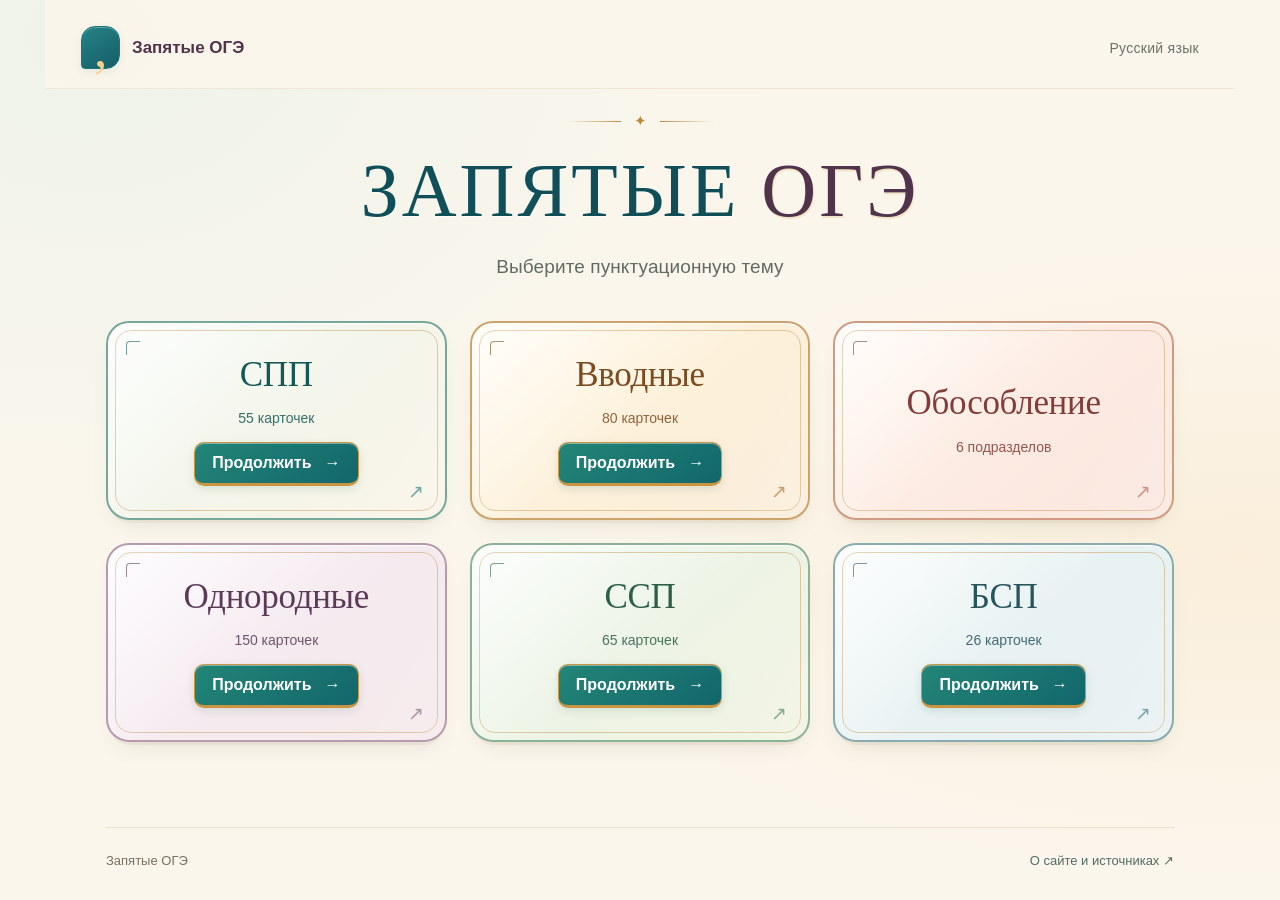
<file: index.html>
<!doctype html>
<html lang="ru">
<head>
  <meta charset="utf-8">
  <meta name="viewport" content="width=device-width, initial-scale=1">
  <meta name="theme-color" content="#146c70">
  <meta name="description" content="Запятые ОГЭ — выбор пунктуационной темы и интерактивные тренажёры по русскому языку.">
  <title>Запятые ОГЭ</title>
  <link rel="stylesheet" href="./site.css">
  <link rel="stylesheet" href="./controls.css">
</head>
<body class="site-page portal-home" data-page="home">
  <a class="portal-skip" href="#content">К содержимому</a>
  <header class="portal-header"><a class="portal-brand" href="./index.html" aria-label="Запятые ОГЭ — главная"><span class="portal-brand-mark" aria-hidden="true">,</span><span>Запятые ОГЭ</span></a><span class="portal-subject">Русский язык</span></header>
  <main class="portal-main" id="content">
    
    <section class="portal-hero"><div class="hero-flourish" aria-hidden="true"><span></span><i>✦</i><span></span></div><h1>ЗАПЯТЫЕ <span>ОГЭ</span></h1><p>Выберите пунктуационную тему</p></section><nav class="topic-grid" aria-label="Пунктуационные темы"><a class="topic-tile theme-teal" data-topic="spp" href="./spp.html?continue=1"><span class="tile-corner tile-corner-top" aria-hidden="true"></span><span class="tile-corner tile-corner-bottom" aria-hidden="true"></span><span class="tile-content"><span class="tile-title">СПП</span><span class="tile-caption">55 карточек</span><span class="tile-continue">Продолжить <span aria-hidden="true">→</span></span></span><span class="tile-arrow" aria-hidden="true">↗</span></a><a class="topic-tile theme-honey" data-topic="vvodnye" href="./topics/vvodnye.html?continue=1"><span class="tile-corner tile-corner-top" aria-hidden="true"></span><span class="tile-corner tile-corner-bottom" aria-hidden="true"></span><span class="tile-content"><span class="tile-title">Вводные</span><span class="tile-caption">80 карточек</span><span class="tile-continue">Продолжить <span aria-hidden="true">→</span></span></span><span class="tile-arrow" aria-hidden="true">↗</span></a><a class="topic-tile theme-coral" data-topic="obosoblenie" href="./topics/obosoblenie.html"><span class="tile-corner tile-corner-top" aria-hidden="true"></span><span class="tile-corner tile-corner-bottom" aria-hidden="true"></span><span class="tile-content"><span class="tile-title">Обособление</span><span class="tile-caption">6 подразделов</span></span><span class="tile-arrow" aria-hidden="true">↗</span></a><a class="topic-tile theme-plum" data-topic="odnorodnye" href="./topics/odnorodnye.html?continue=1"><span class="tile-corner tile-corner-top" aria-hidden="true"></span><span class="tile-corner tile-corner-bottom" aria-hidden="true"></span><span class="tile-content"><span class="tile-title">Однородные</span><span class="tile-caption">150 карточек</span><span class="tile-continue">Продолжить <span aria-hidden="true">→</span></span></span><span class="tile-arrow" aria-hidden="true">↗</span></a><a class="topic-tile theme-emerald" data-topic="ssp" href="./topics/ssp.html?continue=1"><span class="tile-corner tile-corner-top" aria-hidden="true"></span><span class="tile-corner tile-corner-bottom" aria-hidden="true"></span><span class="tile-content"><span class="tile-title">ССП</span><span class="tile-caption">65 карточек</span><span class="tile-continue">Продолжить <span aria-hidden="true">→</span></span></span><span class="tile-arrow" aria-hidden="true">↗</span></a><a class="topic-tile theme-sea" data-topic="bsp" href="./topics/bsp.html?continue=1"><span class="tile-corner tile-corner-top" aria-hidden="true"></span><span class="tile-corner tile-corner-bottom" aria-hidden="true"></span><span class="tile-content"><span class="tile-title">БСП</span><span class="tile-caption">26 карточек</span><span class="tile-continue">Продолжить <span aria-hidden="true">→</span></span></span><span class="tile-arrow" aria-hidden="true">↗</span></a></nav>
  </main>
  <footer class="portal-footer"><span>Запятые ОГЭ</span><a href="./README.md">О сайте и источниках ↗</a></footer>
</body>
</html>
</file>
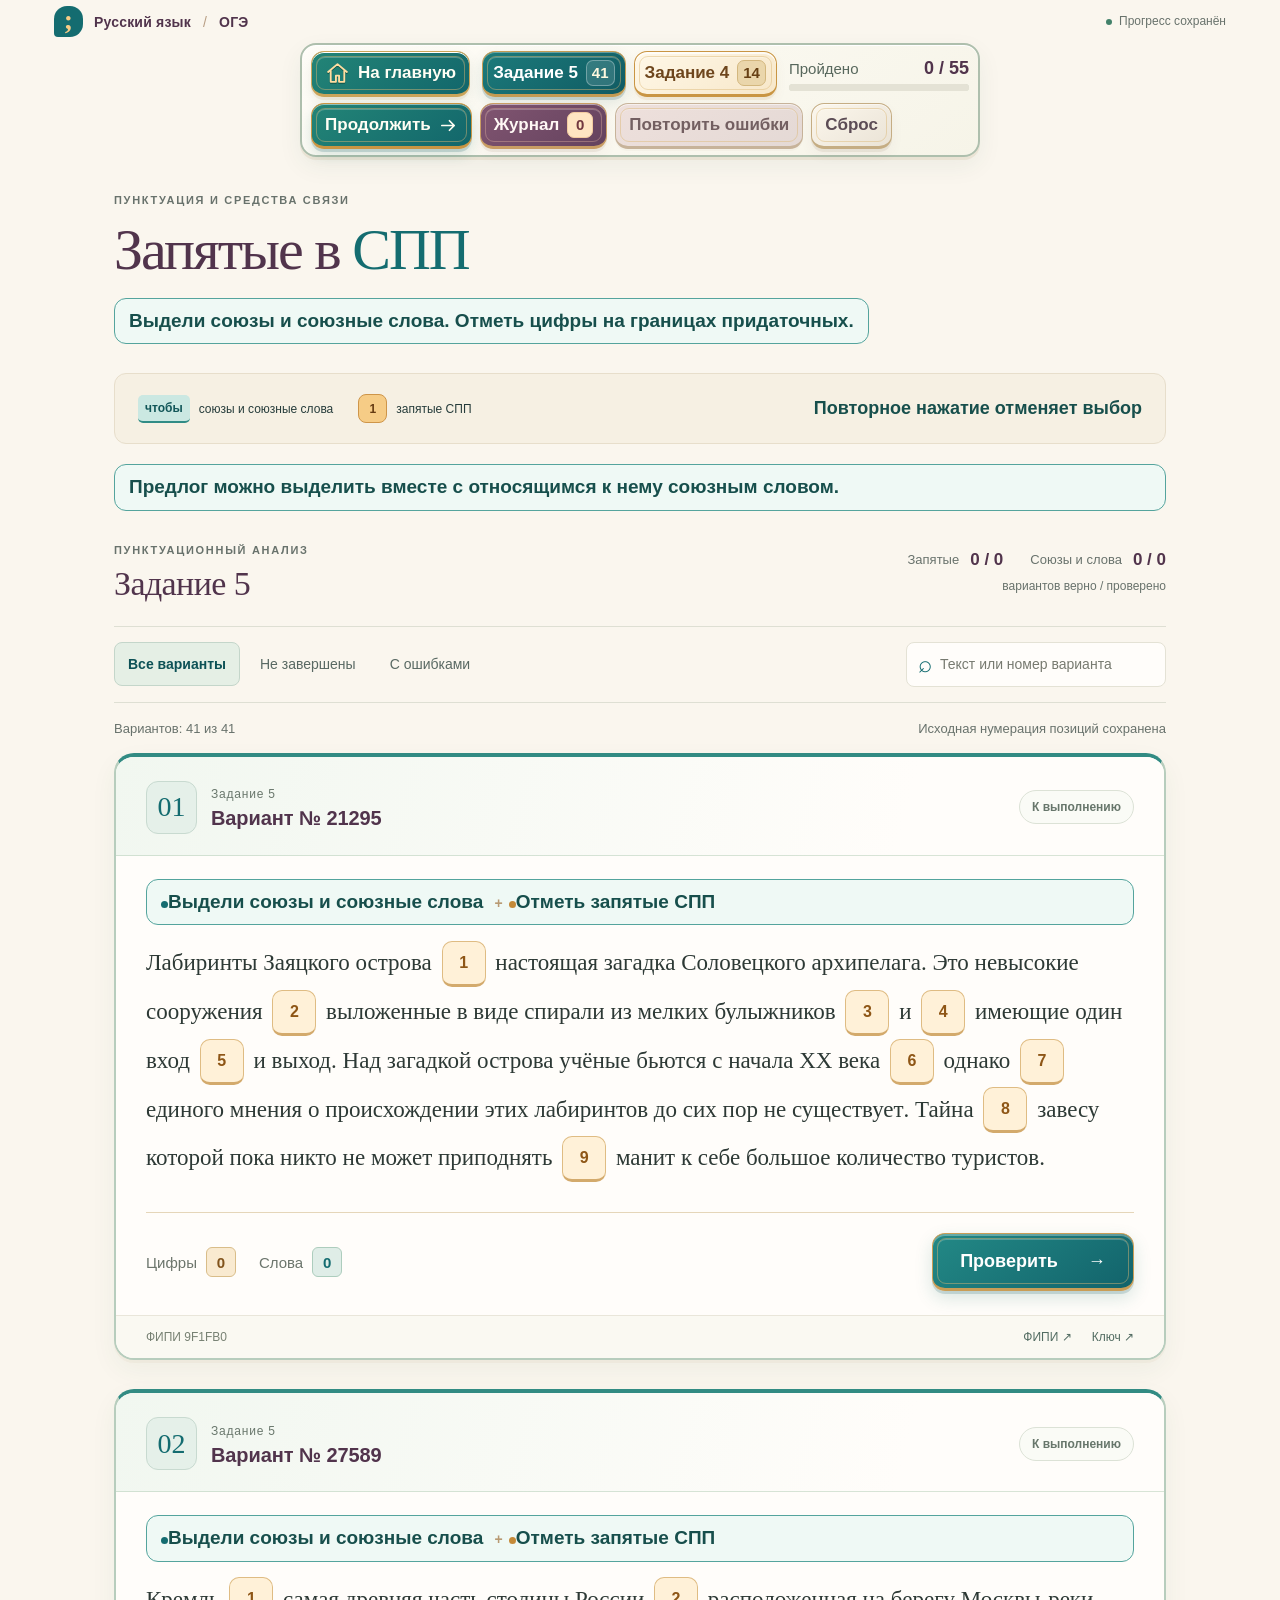
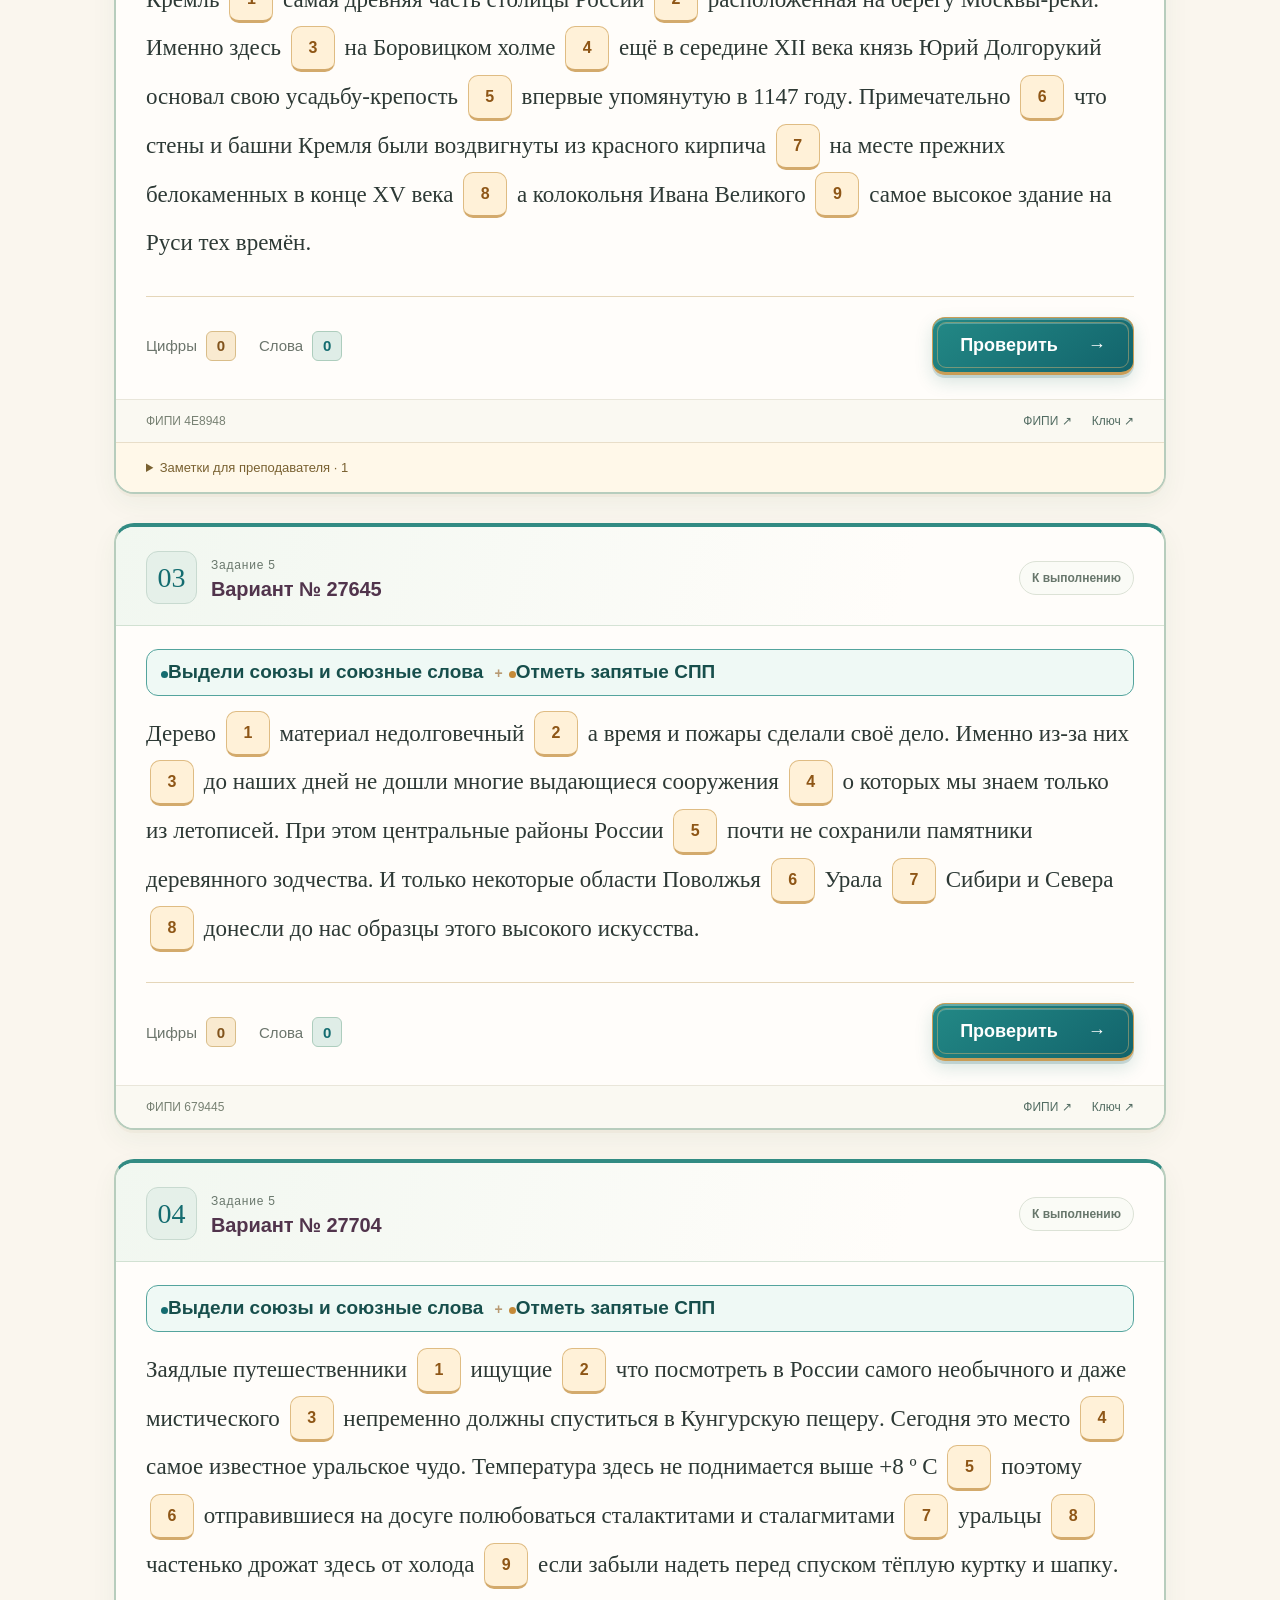
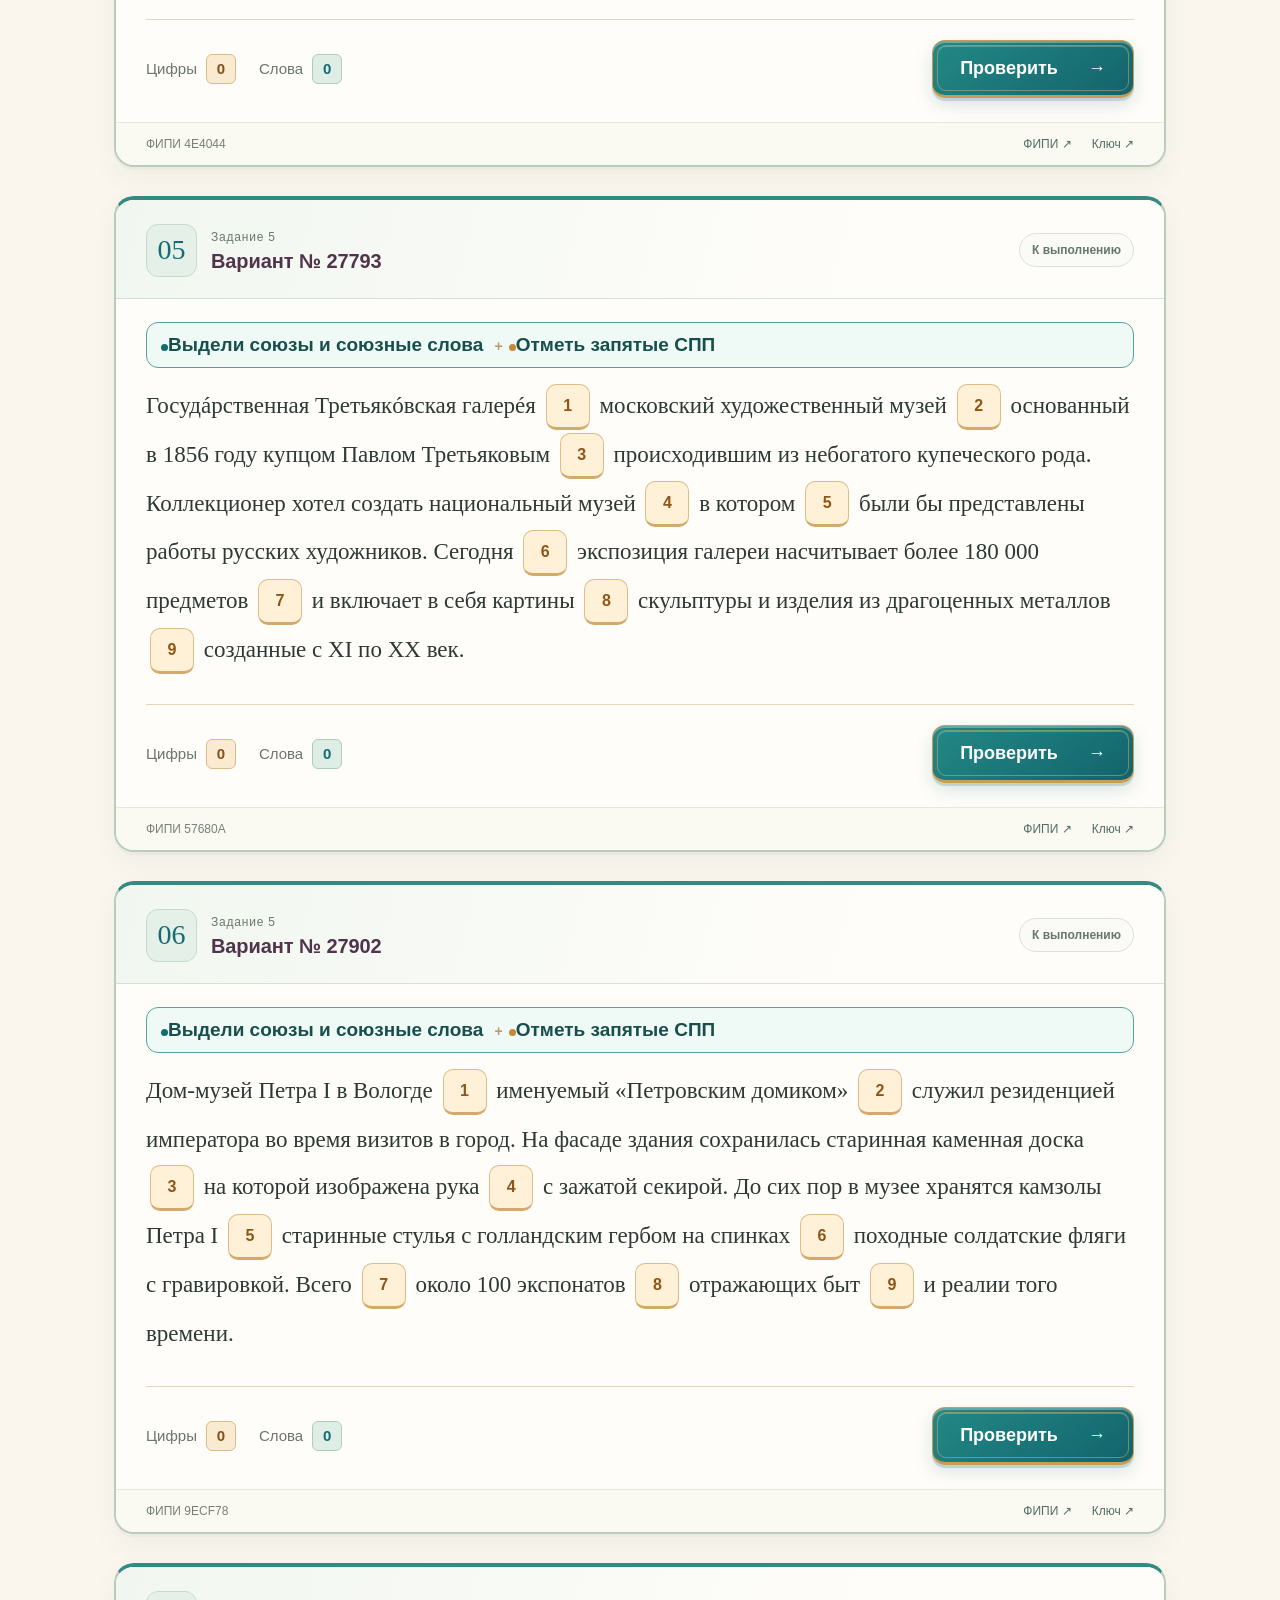
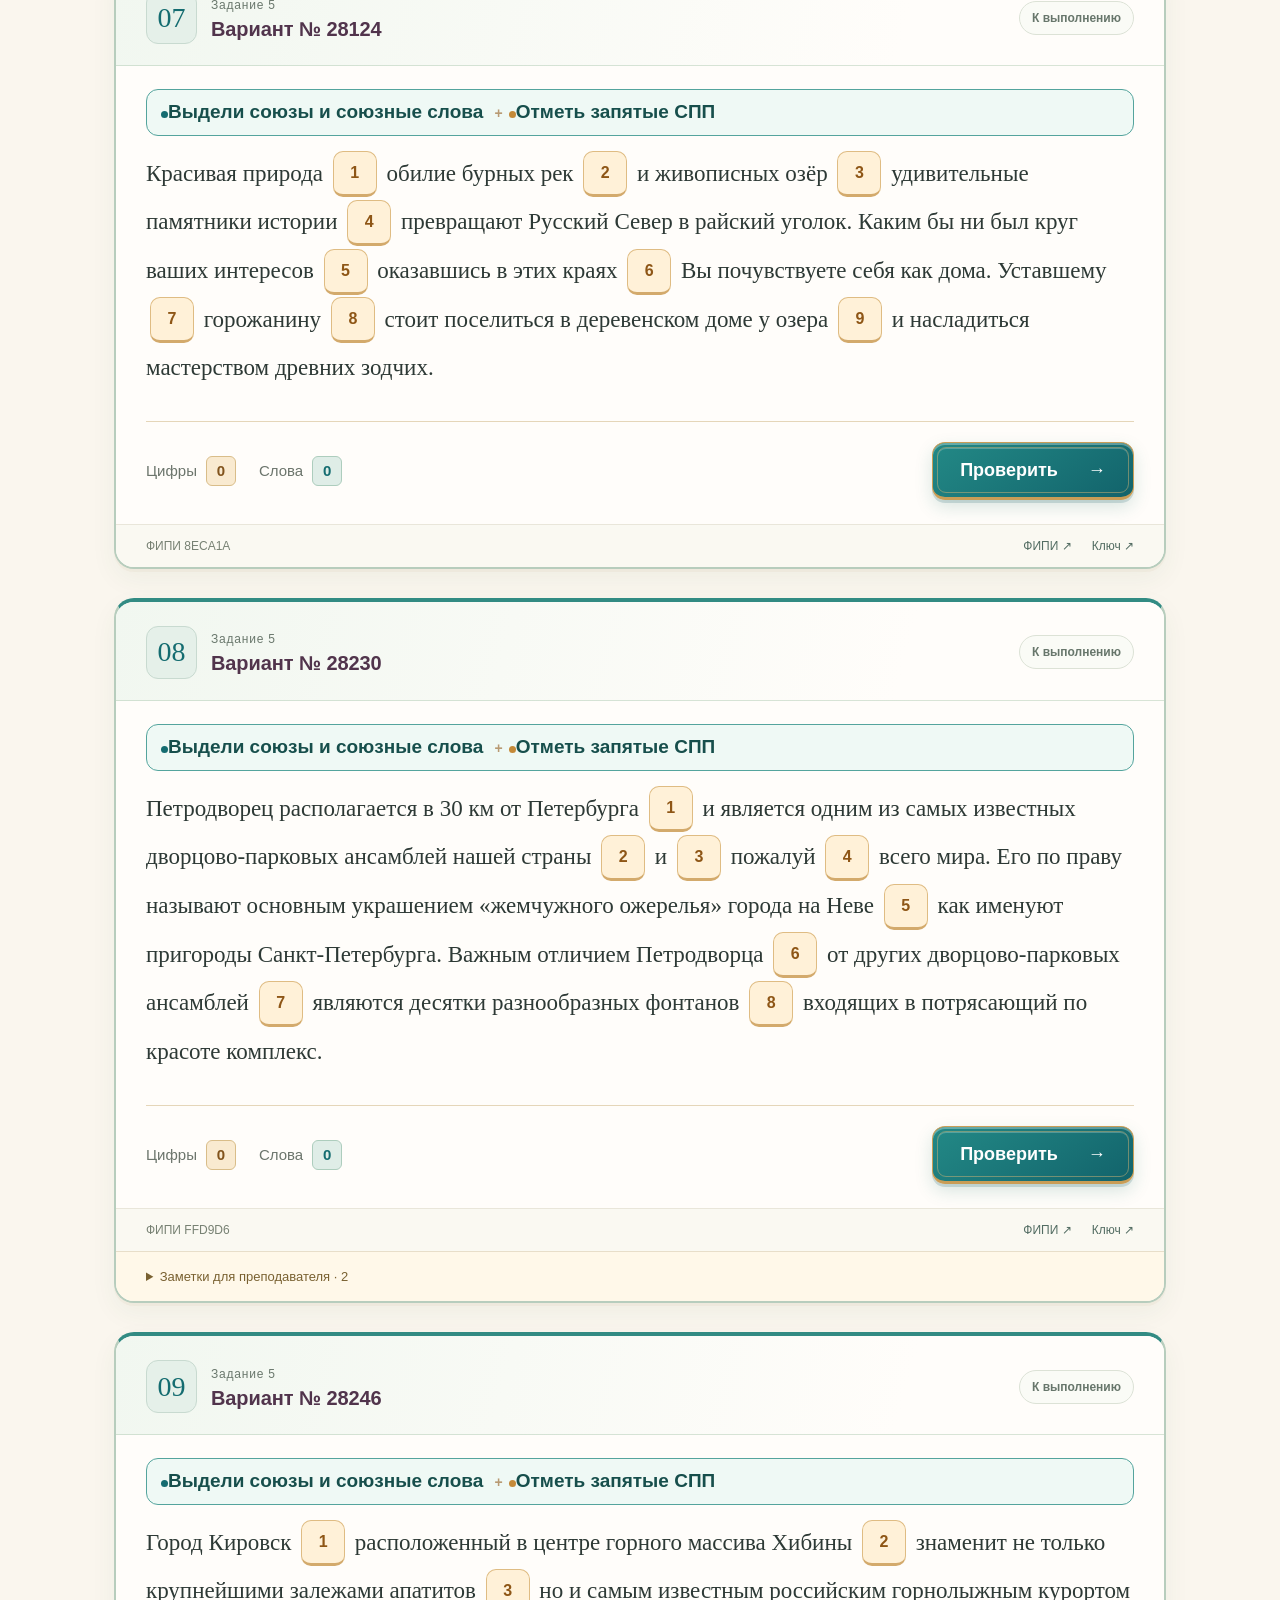
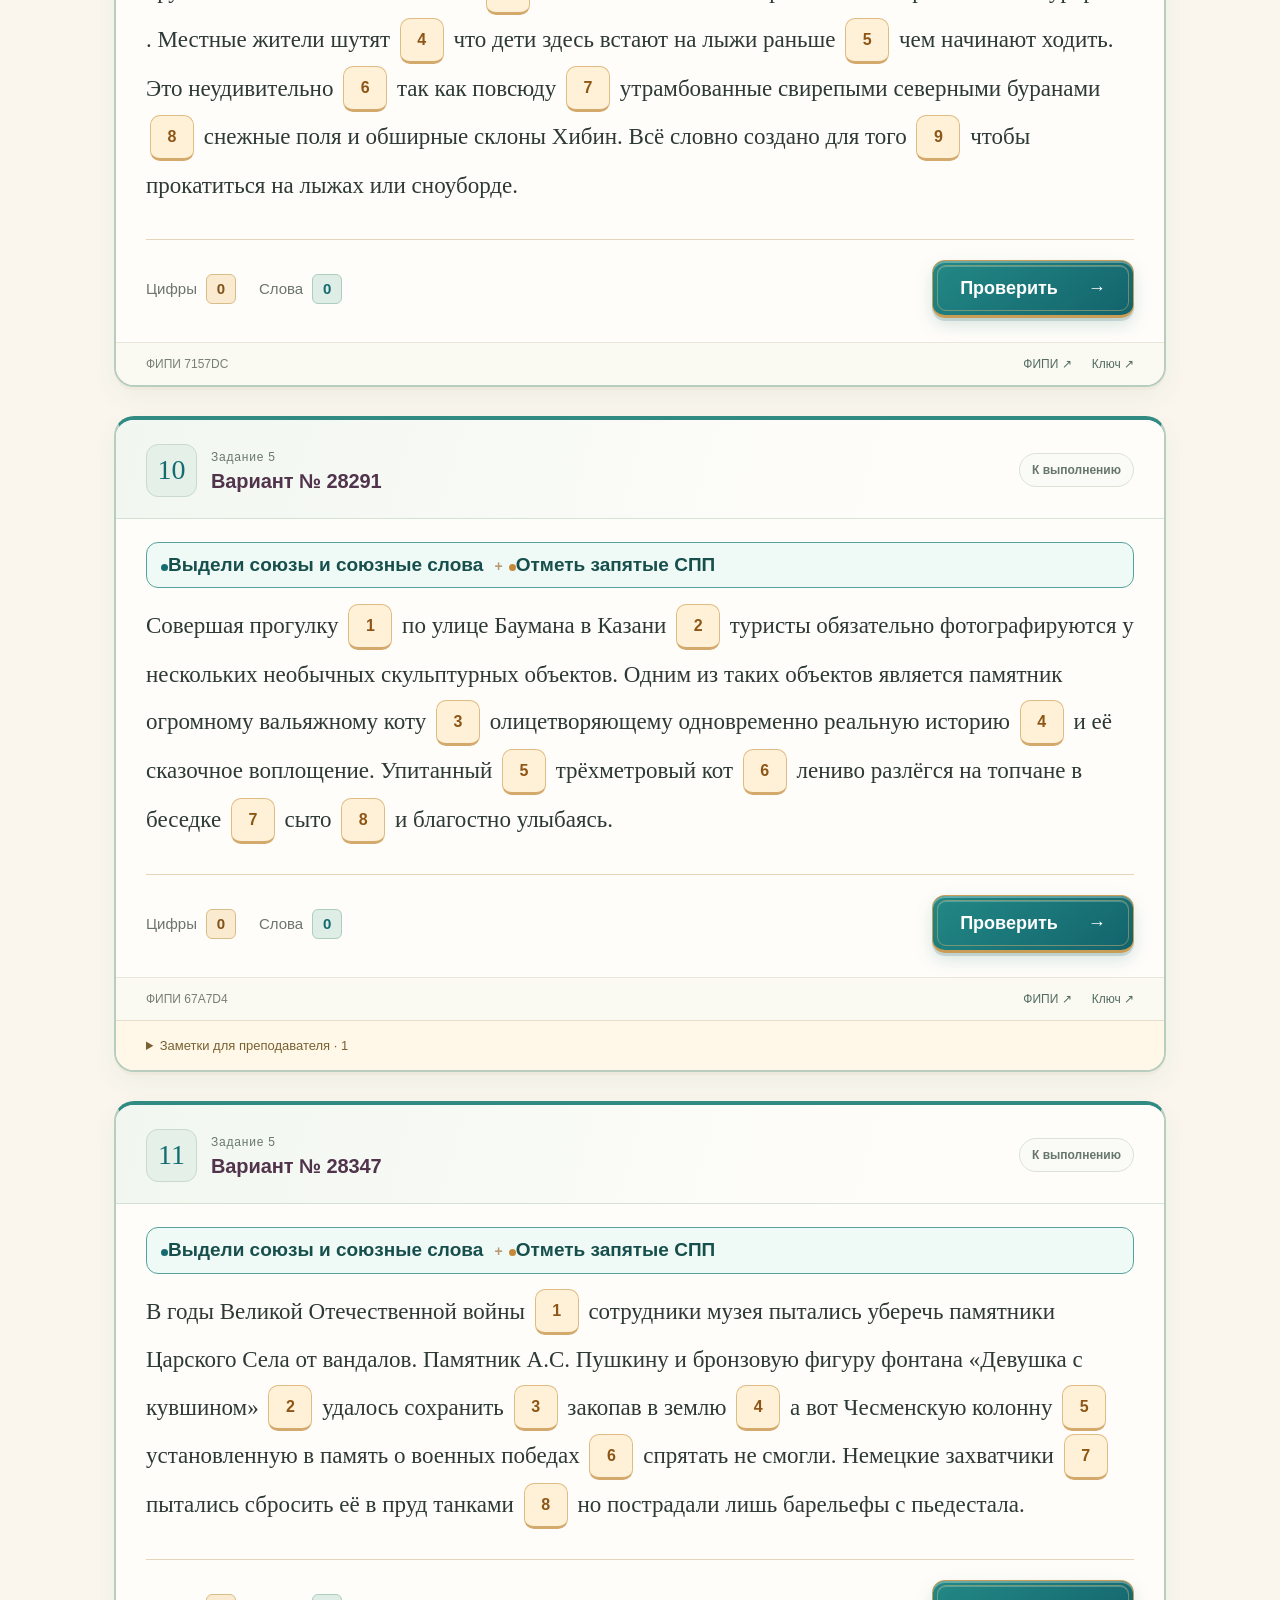
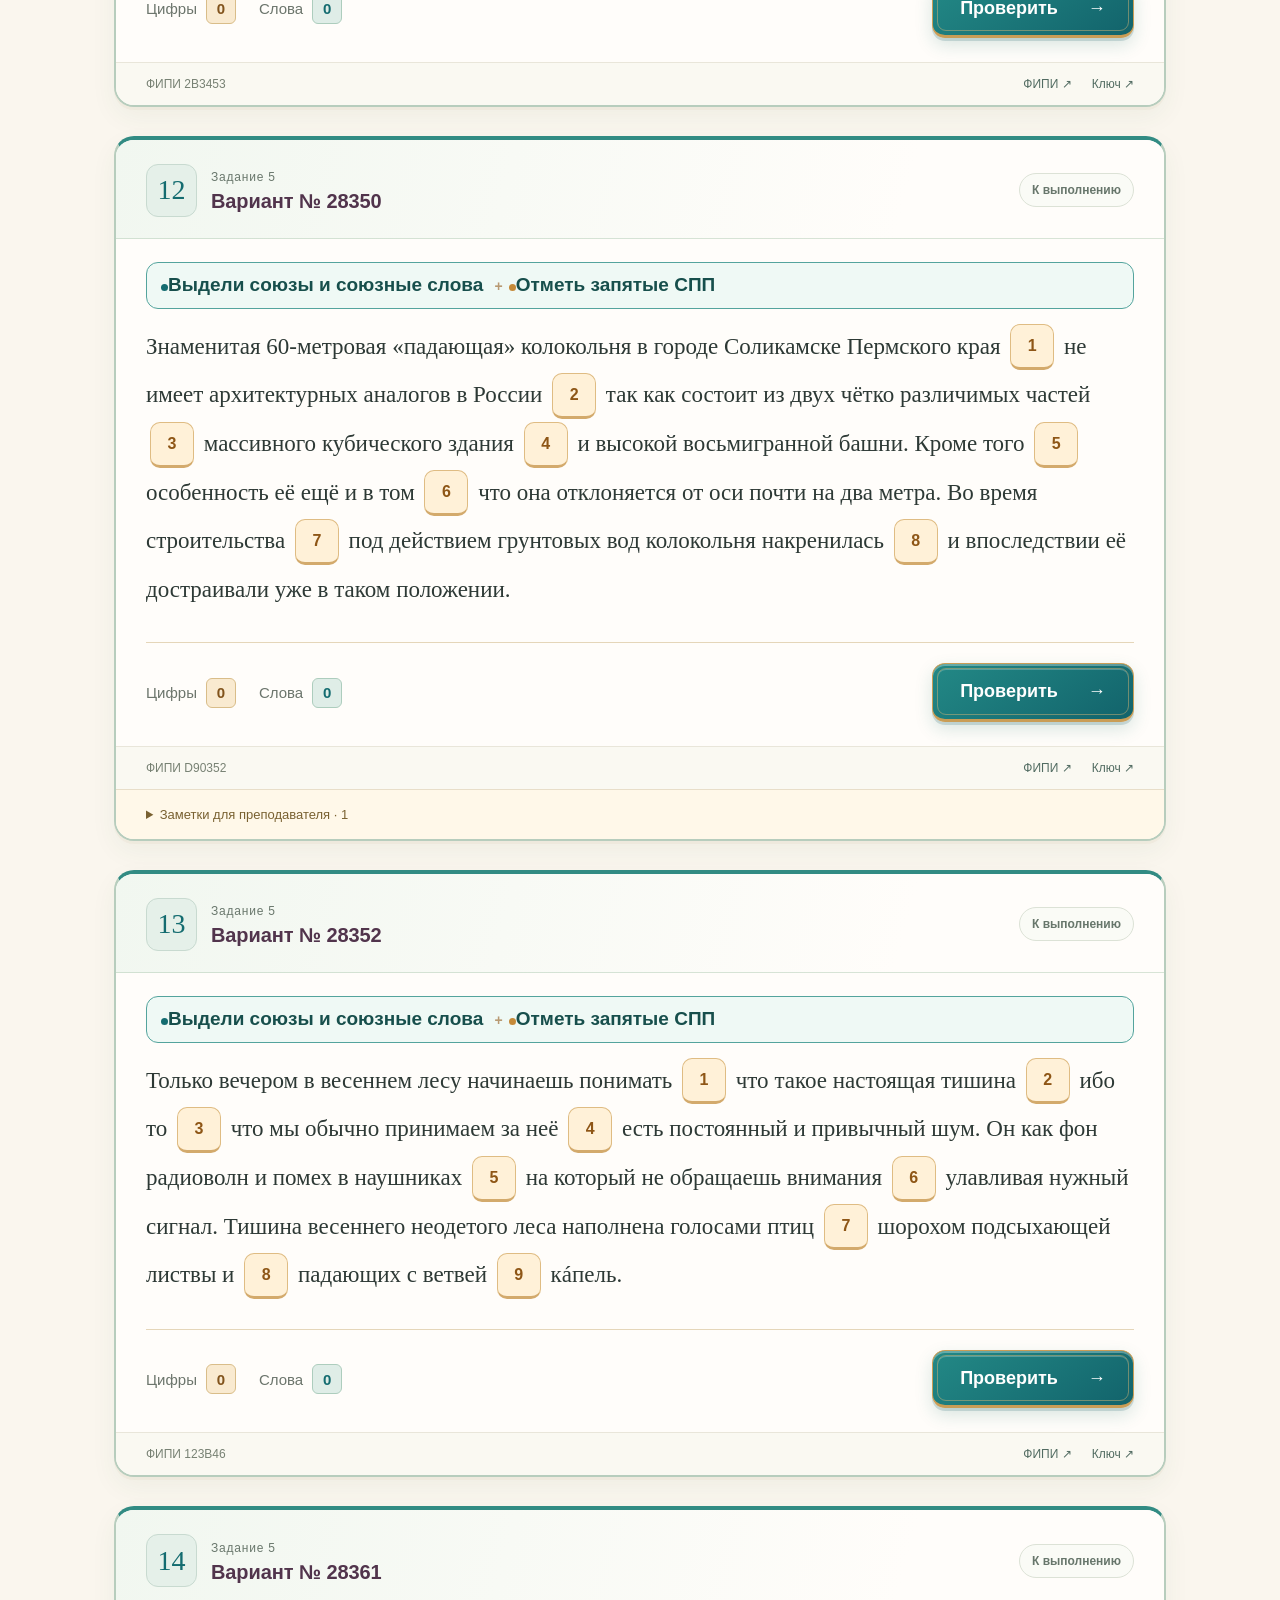
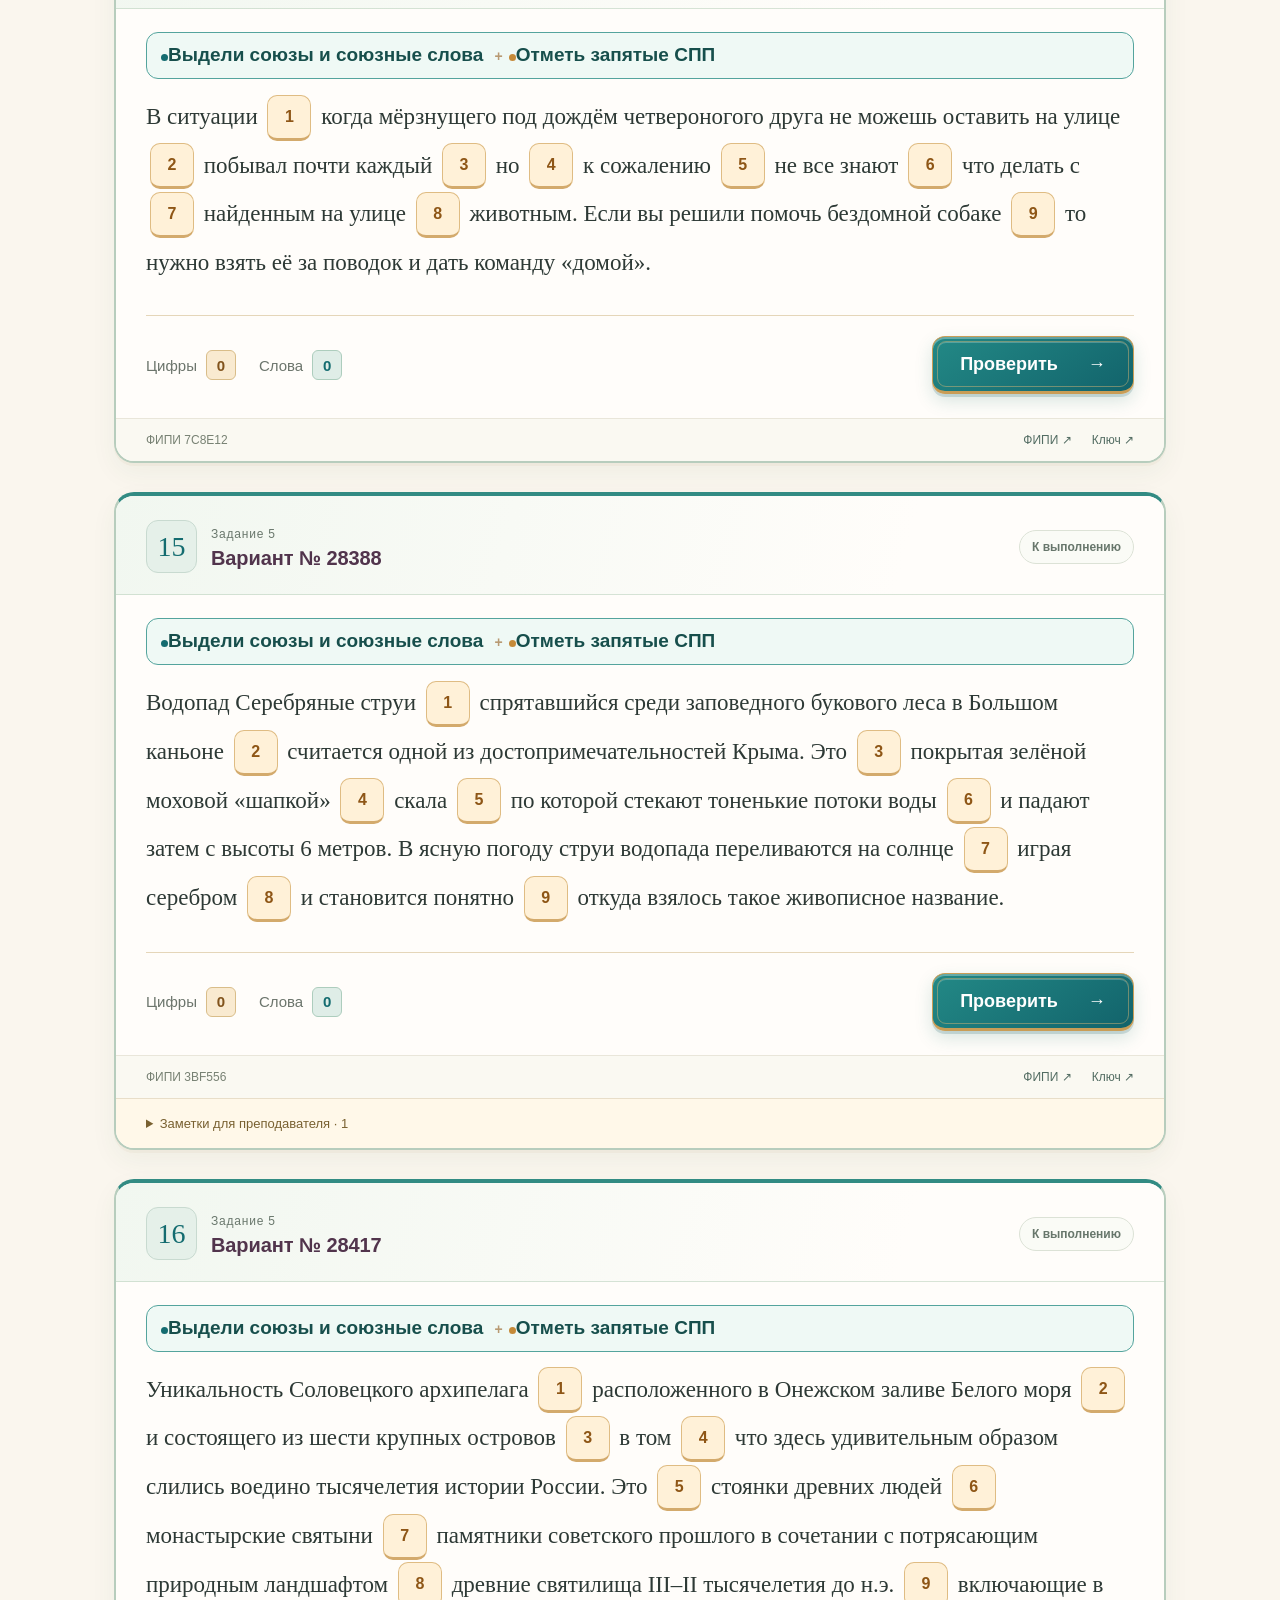
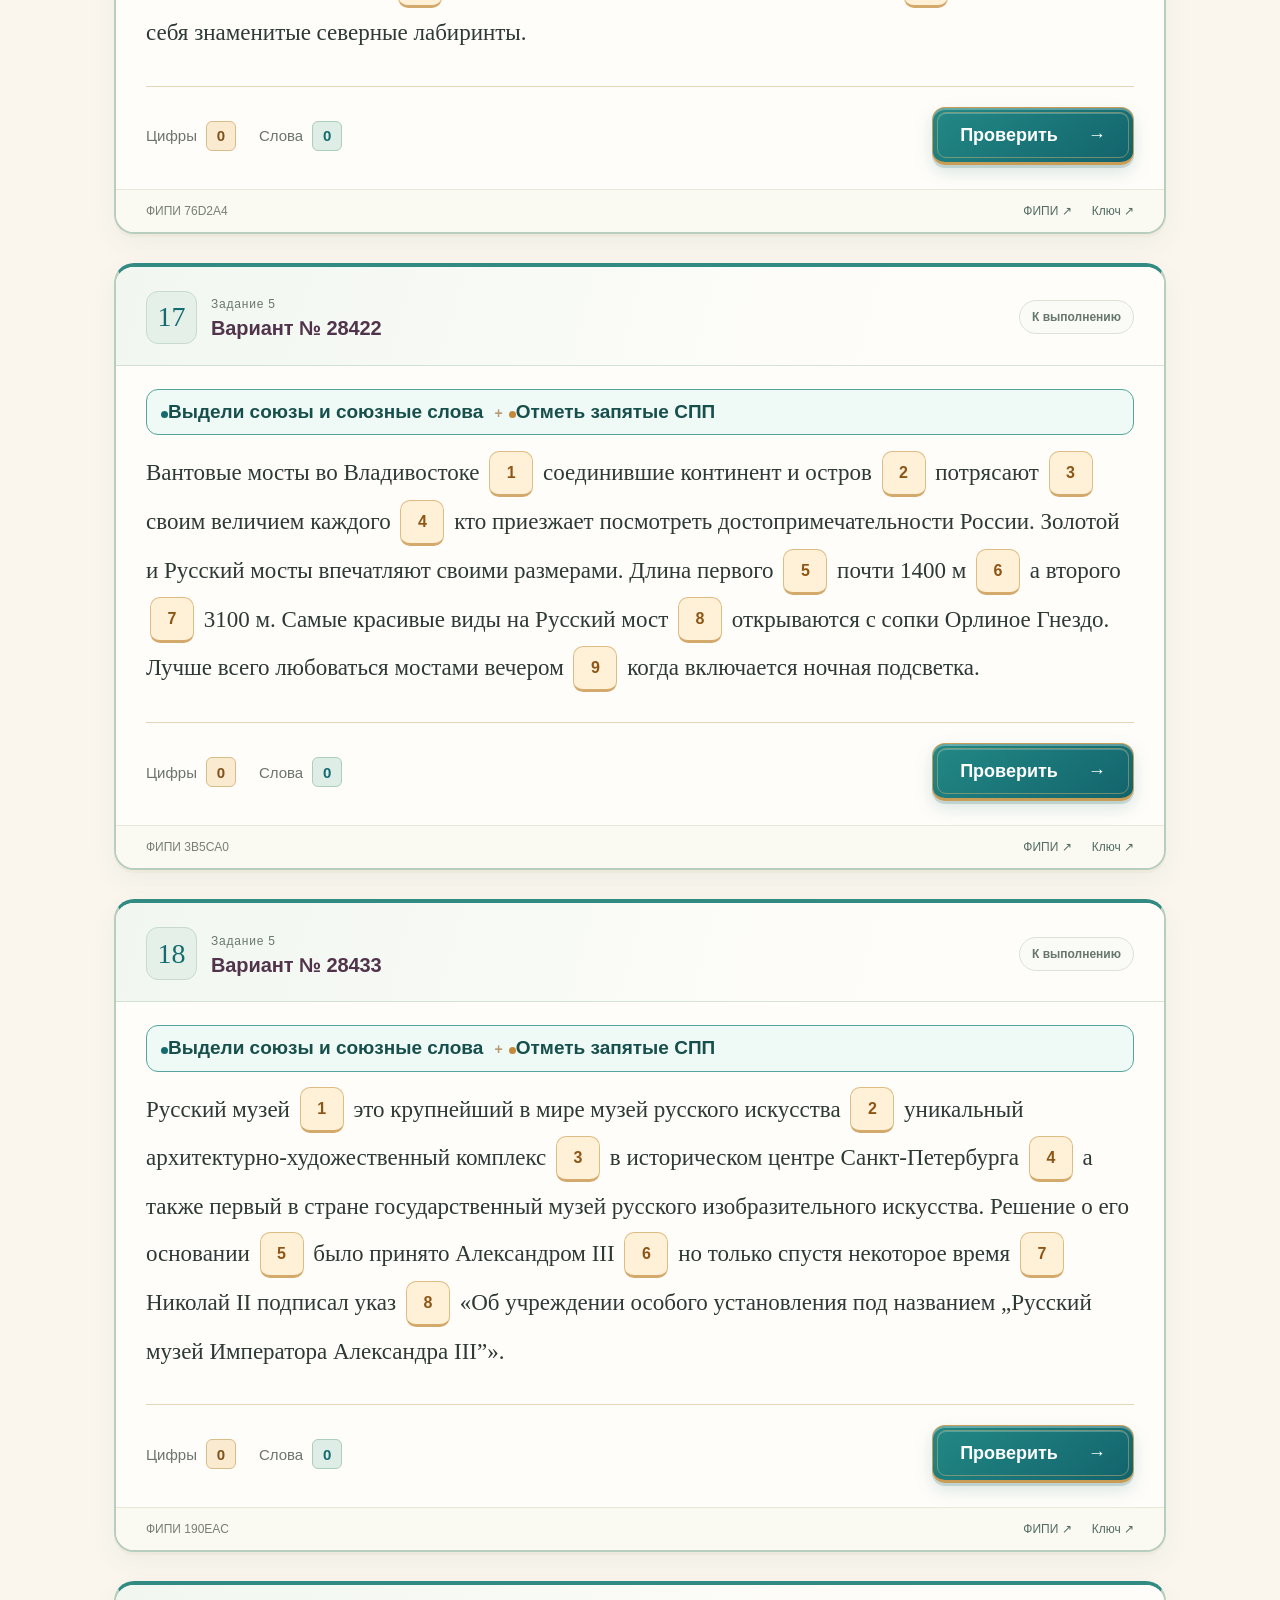
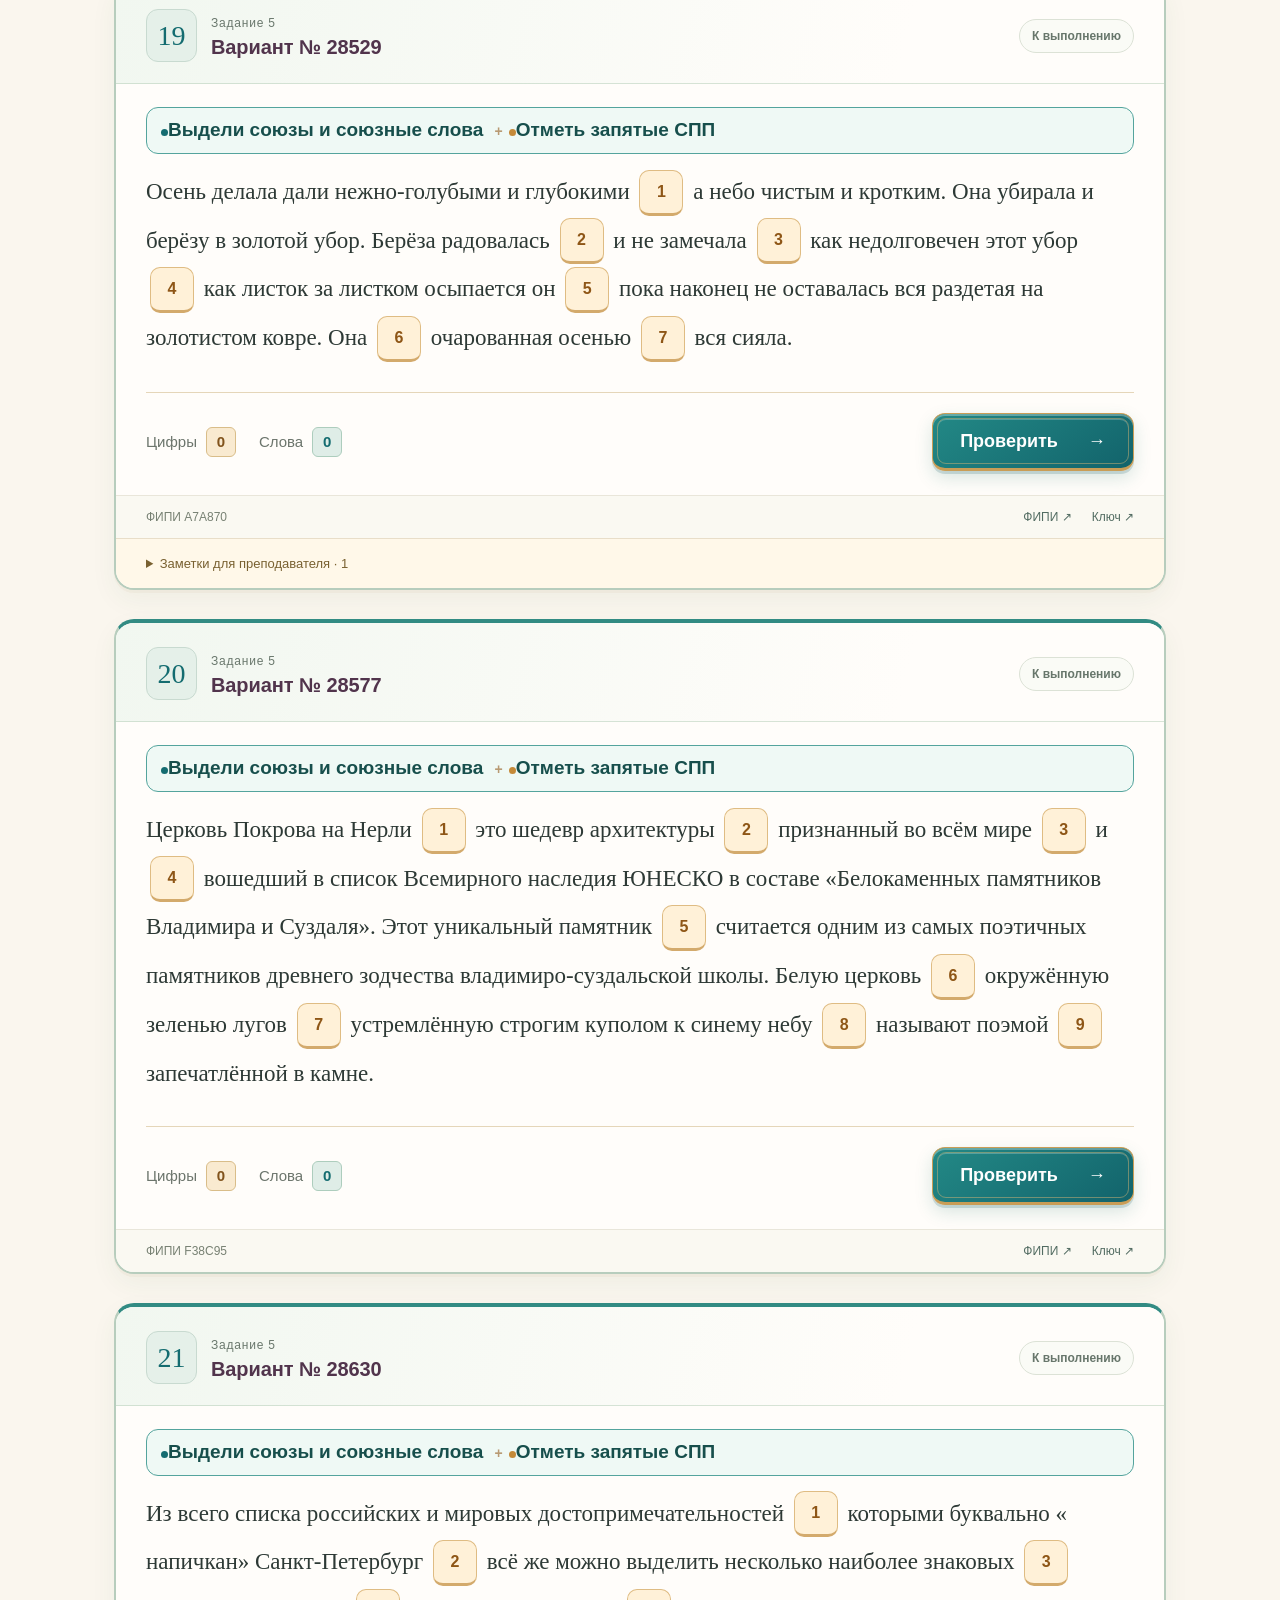
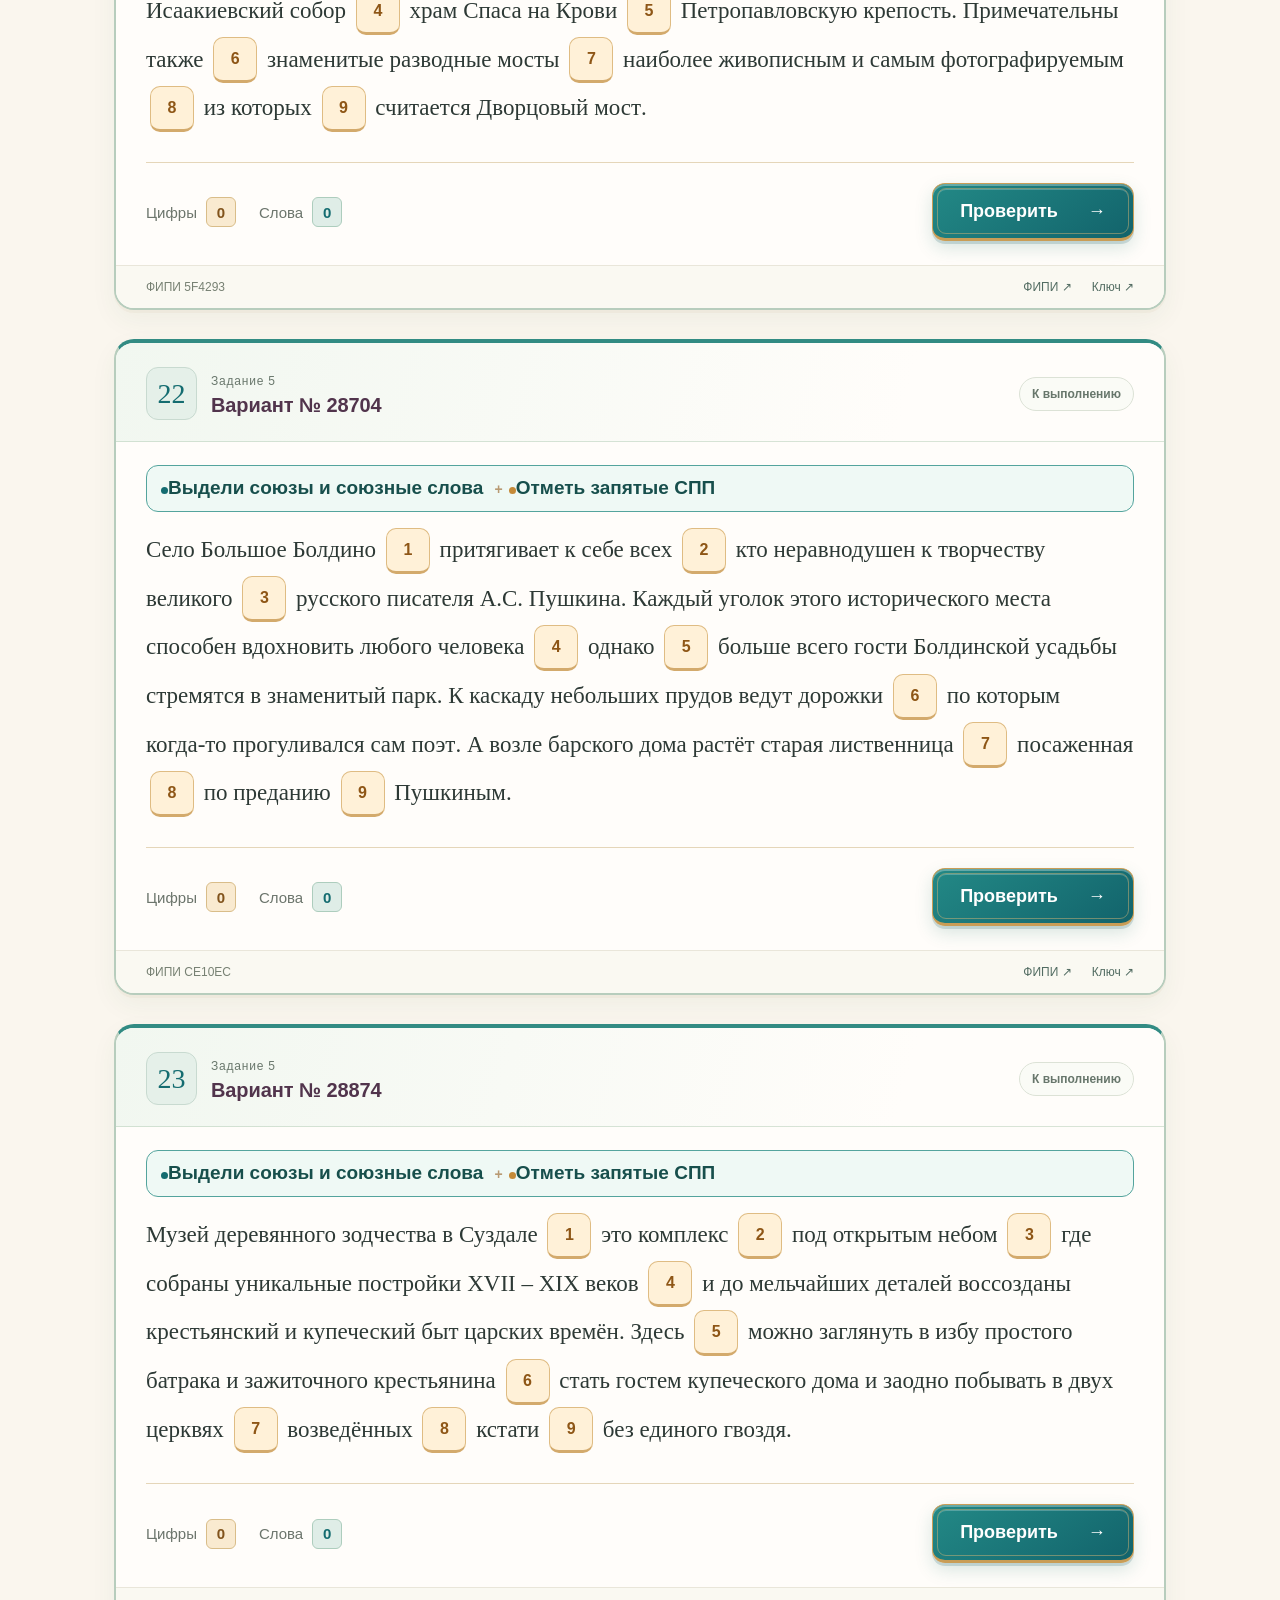
<file: spp.html>
<!doctype html>
<html lang="ru">
<head>
  <meta charset="utf-8">
  <meta name="viewport" content="width=device-width, initial-scale=1">
  <meta name="theme-color" content="#146c70">
  <meta name="description" content="Тренажёр ОГЭ: отмечай запятые СПП и средства подчинительной связи прямо в одном тексте.">
  <title>ОГЭ · Запятые в СПП</title>
  <link rel="stylesheet" href="styles.css">
  <link rel="stylesheet" href="site.css">
  <link rel="stylesheet" href="controls.css">
  <link rel="stylesheet" href="compact.css">
  <script defer src="data/corpus.js"></script>
  <script defer src="core.js"></script>
  <script defer src="app.js"></script>
  <script defer src="panel.js"></script>
</head>
<body data-page="spp">
  <a class="skip" href="#cards">К заданиям</a>
  <header class="masthead"><div class="brand"><span class="brand-mark" aria-hidden="true">;</span><span>Русский язык<span class="brand-divider">/</span>ОГЭ</span></div><span id="save-status" role="status" class="save-status">Прогресс сохраняется автоматически</span></header>
  <div class="control-shell"><div class="control-panel"><nav class="trainer-return" aria-label="Навигация сайта"><a class="portal-back portal-home-button" href="index.html"><svg class="home-icon" viewBox="0 0 24 24" aria-hidden="true"><path d="M3 10.5 12 3l9 7.5M5.5 9v11h5v-6h3v6h5V9"/></svg> На главную</a><span class="trainer-breadcrumb">Запятые ОГЭ <span aria-hidden="true">/</span> СПП</span></nav>
    <nav id="sections" class="sections" aria-label="Разделы"><button data-task="5" class="section active" aria-current="page">Задание 5 <span id="count-5" class="count">41</span></button><button data-task="4" class="section">Задание 4 <span id="count-4" class="count">14</span></button></nav>
    <div class="compact-progress"><div><span>Пройдено</span><strong id="done-total">0 / 55</strong></div><progress id="progress" value="0" max="55" aria-label="Пройдено вариантов"></progress></div>
    <details class="actions-menu" id="actions-menu" open><summary class="actions-toggle" id="actions-toggle" aria-controls="panel-command-list" aria-expanded="true">Действия <svg class="actions-chevron" viewBox="0 0 16 16" aria-hidden="true"><path d="m4 6 4 4 4-4"/></svg></summary><div class="panel-actions" id="panel-command-list"><button id="resume" class="button quiet continue-button"><span id="resume-label">Продолжить</span><svg class="continue-icon" viewBox="0 0 20 20" aria-hidden="true"><path d="M3 10h13m-5-5 5 5-5 5"/></svg></button><button id="journal-open" class="button quiet">Журнал <span id="error-count" class="count coral-count">0</span></button><button id="repeat-errors" class="button quiet">Повторить ошибки</button><button id="reset" class="button quiet reset-button" aria-label="Сбросить прохождение">Сброс</button></div></details>
  </div></div>
  <main id="main">
    <div class="page-heading"><div><span class="eyebrow">ПУНКТУАЦИЯ И СРЕДСТВА СВЯЗИ</span><h1>Запятые в <span>СПП</span></h1><p>Выдели союзы и союзные слова. Отметь цифры на границах придаточных.</p></div></div>
    <p id="resume-status" class="resume-status" role="status" tabindex="-1" hidden>Все варианты пройдены</p>
    <div class="practice-guide"><span class="guide-item"><span class="word-example">чтобы</span> союзы и союзные слова</span><span class="guide-item"><span class="position-example">1</span> запятые СПП</span><span class="guide-hint">Повторное нажатие отменяет выбор</span></div>
    <p id="migration-note" class="migration-note" hidden></p>
    <p class="method-note">Предлог можно выделить вместе с относящимся к нему союзным словом.</p>
    <section class="feed" aria-labelledby="section-title">
      <div class="feed-heading"><div><span class="eyebrow" id="section-kicker">ПУНКТУАЦИОННЫЙ АНАЛИЗ</span><h2 id="section-title">Задание 5</h2></div><dl class="scores"><div><dt>Запятые</dt><dd id="comma-score">0 / 0</dd></div><div><dt>Союзы и слова</dt><dd id="word-score">0 / 0</dd></div><div class="scores-caption">вариантов верно / проверено</div></dl></div>
      <div class="toolbar"><div class="filters" role="group" aria-label="Фильтр карточек"><button data-filter="all" class="filter active" aria-pressed="true">Все варианты</button><button data-filter="pending" class="filter" aria-pressed="false">Не завершены</button><button data-filter="mistakes" class="filter" aria-pressed="false">С ошибками</button></div><label class="search"><span aria-hidden="true">⌕</span><input id="search" type="search" placeholder="Текст или номер варианта" aria-label="Поиск по тексту или номеру варианта"></label></div>
      <div class="feed-caption"><span id="feed-count" role="status"></span><span id="section-description">Один вариант — одна карточка</span></div>
      <div id="cards" tabindex="-1"><p>Загрузка заданий…</p></div><button id="back-top" class="button quiet back-top">↑ К началу раздела</button>
    </section>
    <footer class="footer"><span>ОГЭ · Запятые в СПП</span><div><a href="REPORT.md" target="_blank" rel="noopener">Источники и отчёт ↗</a><a href="README.md" target="_blank" rel="noopener">О тренажёре ↗</a></div></footer>
  </main>
  <dialog id="journal" aria-labelledby="journal-title"><div class="dialog-head"><div><span class="eyebrow">ИСТОРИЯ ПРАКТИКИ</span><h2 id="journal-title">Журнал ошибок</h2></div><button id="journal-close" class="icon-button" aria-label="Закрыть журнал">×</button></div><p class="muted">Лишний выбор и пропуски сохраняются с контекстом. История остаётся после исправления.</p><div class="journal-tools"><button id="retry-all" class="button primary">Повторить ошибки</button><button id="export-journal" class="button secondary">Скачать журнал</button></div><div id="journal-list"></div></dialog>
  <dialog id="reset-dialog" aria-labelledby="reset-title"><h2 id="reset-title">Начать заново?</h2><p>Выбранные ответы, результаты и журнал текущего прохождения будут очищены.</p><div class="dialog-actions"><button id="reset-cancel" class="button secondary">Отмена</button><button id="reset-confirm" class="button danger">Начать заново</button></div></dialog>
  <noscript>Для работы тренажёра включите JavaScript. Подключение к интернету не требуется.</noscript>
</body>
</html>
</file>
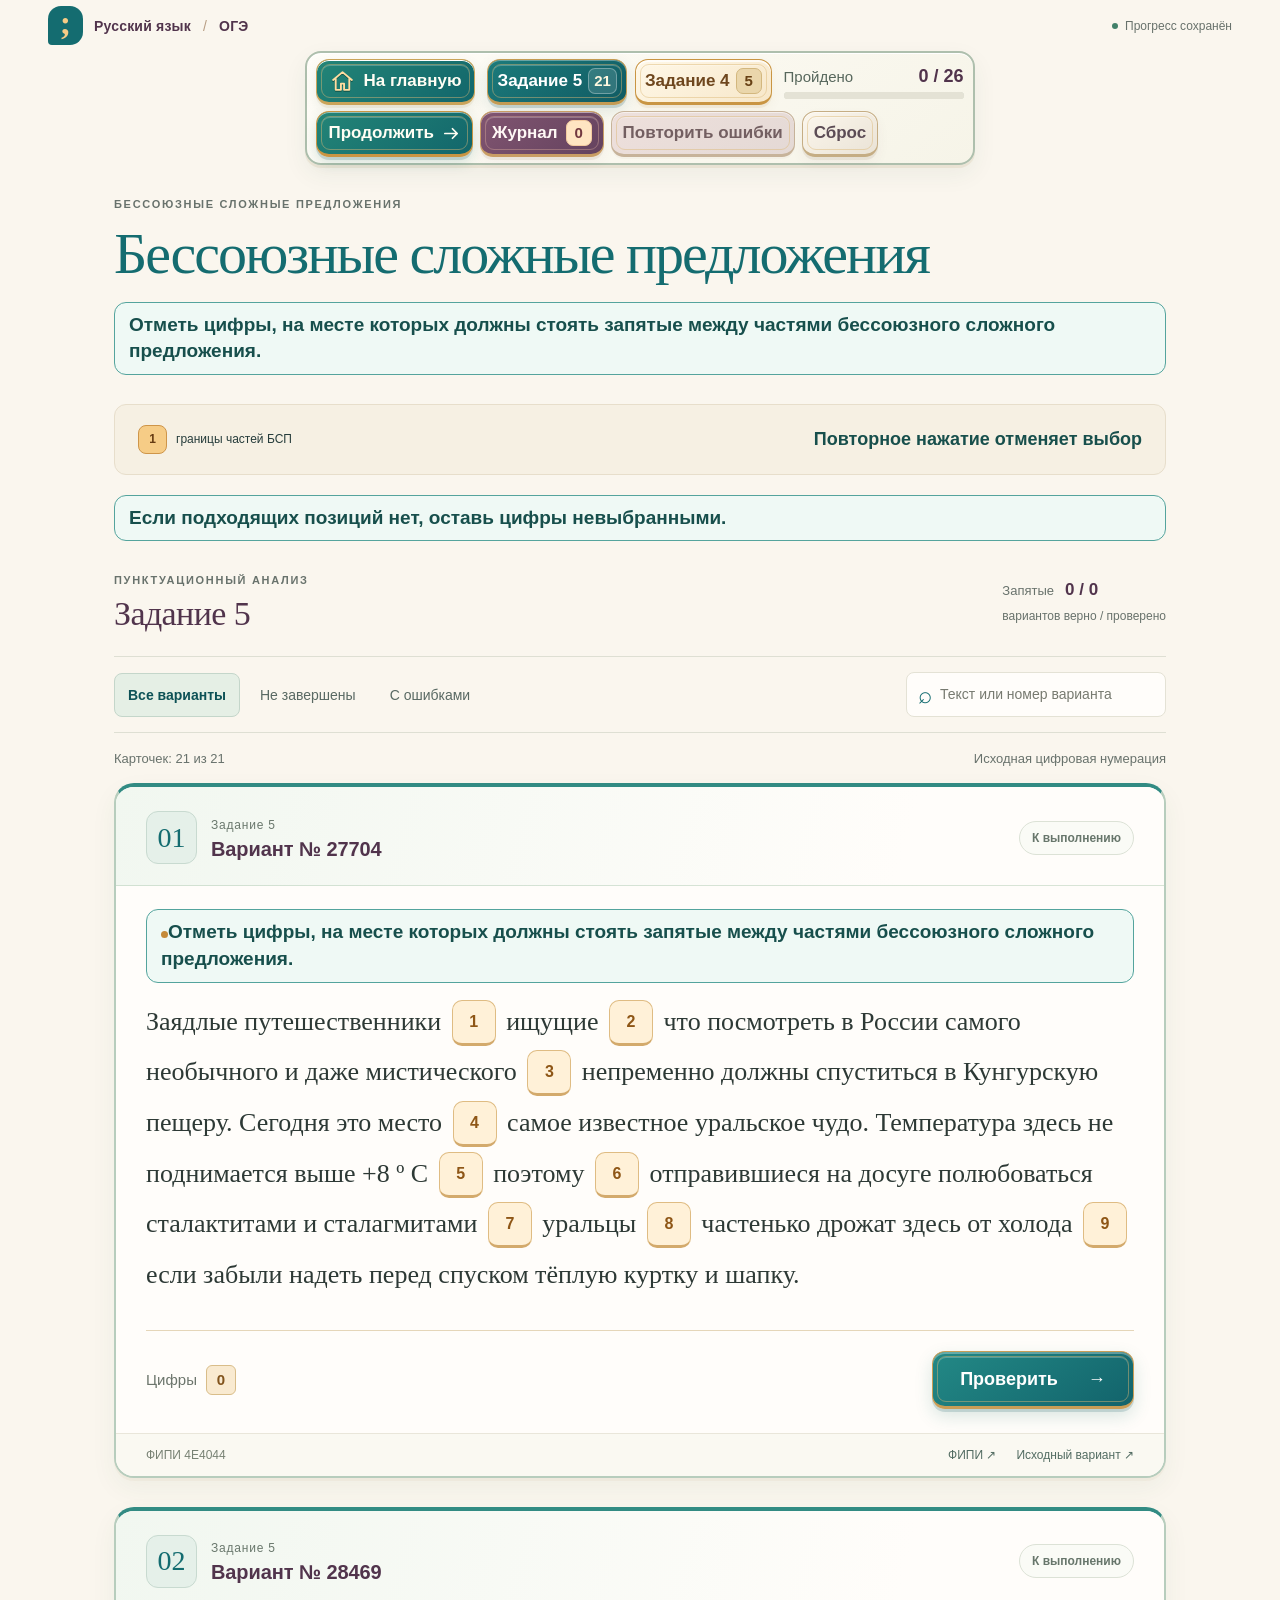
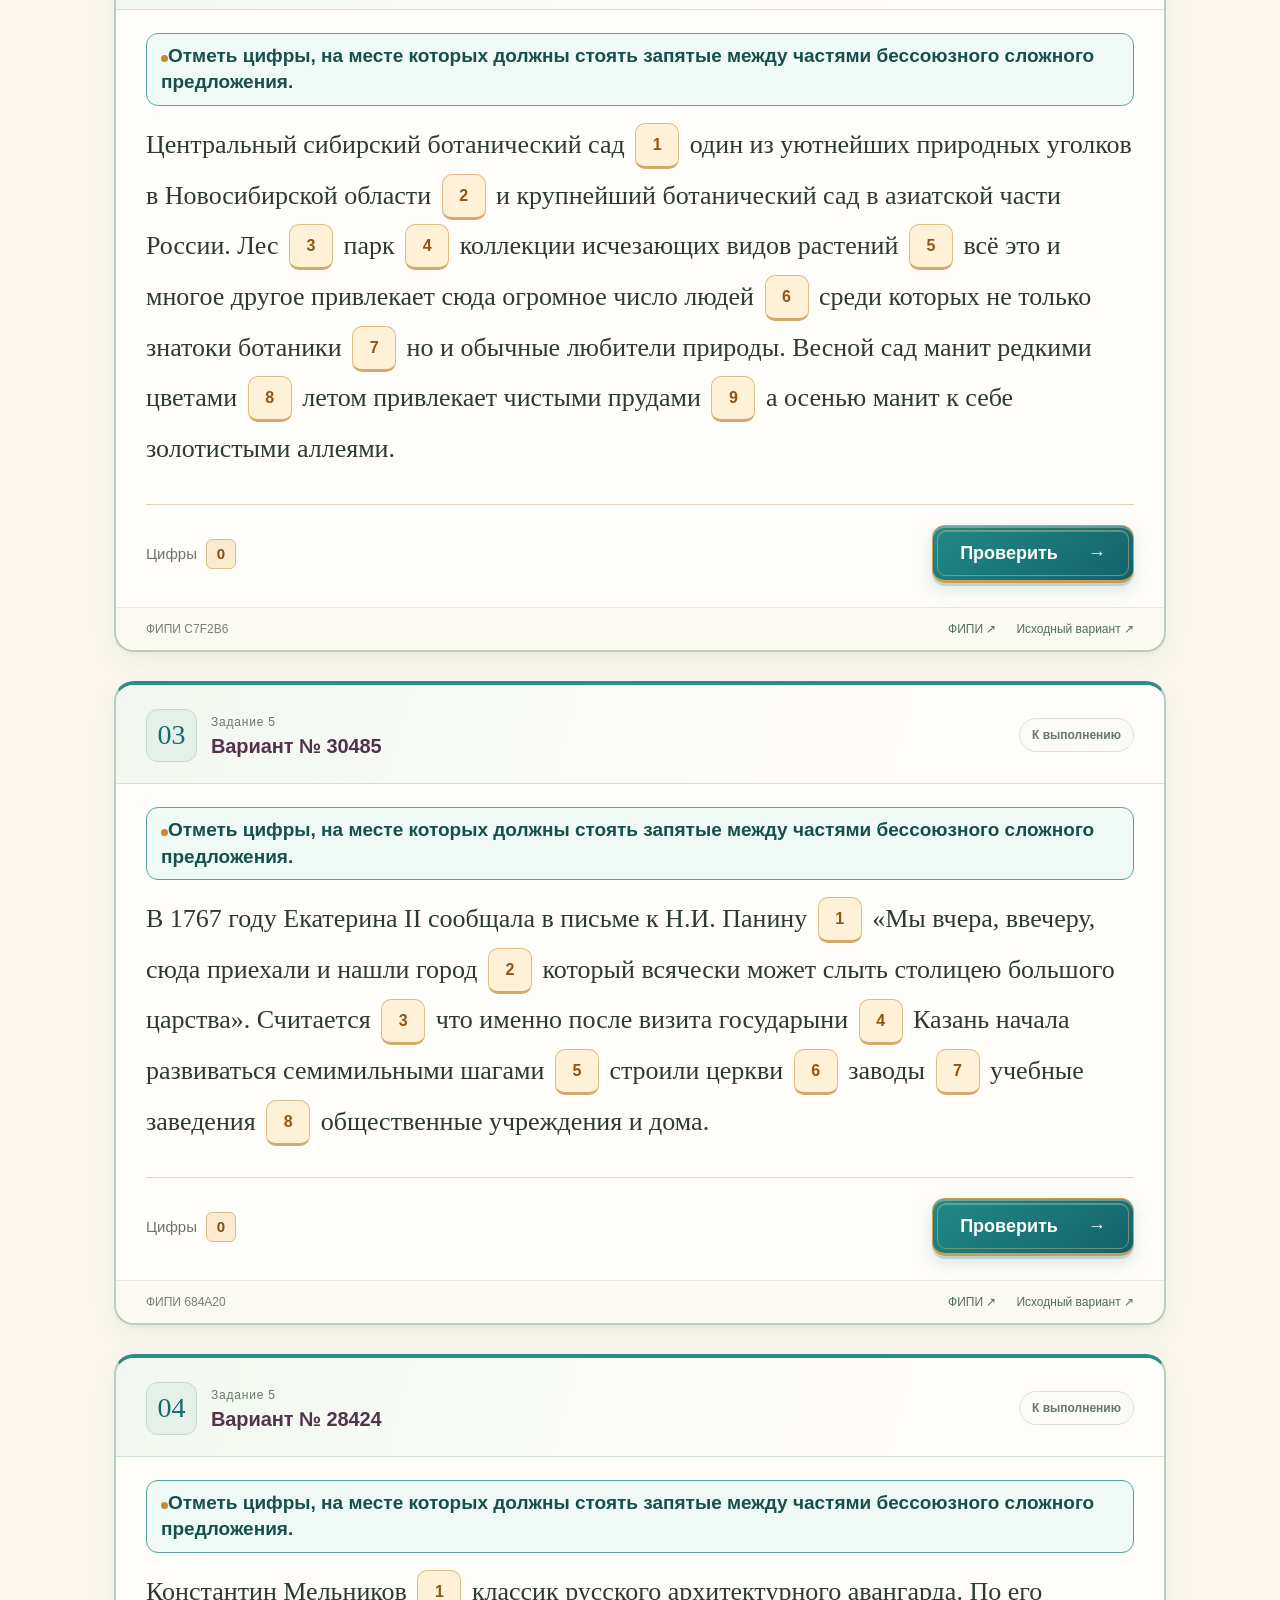
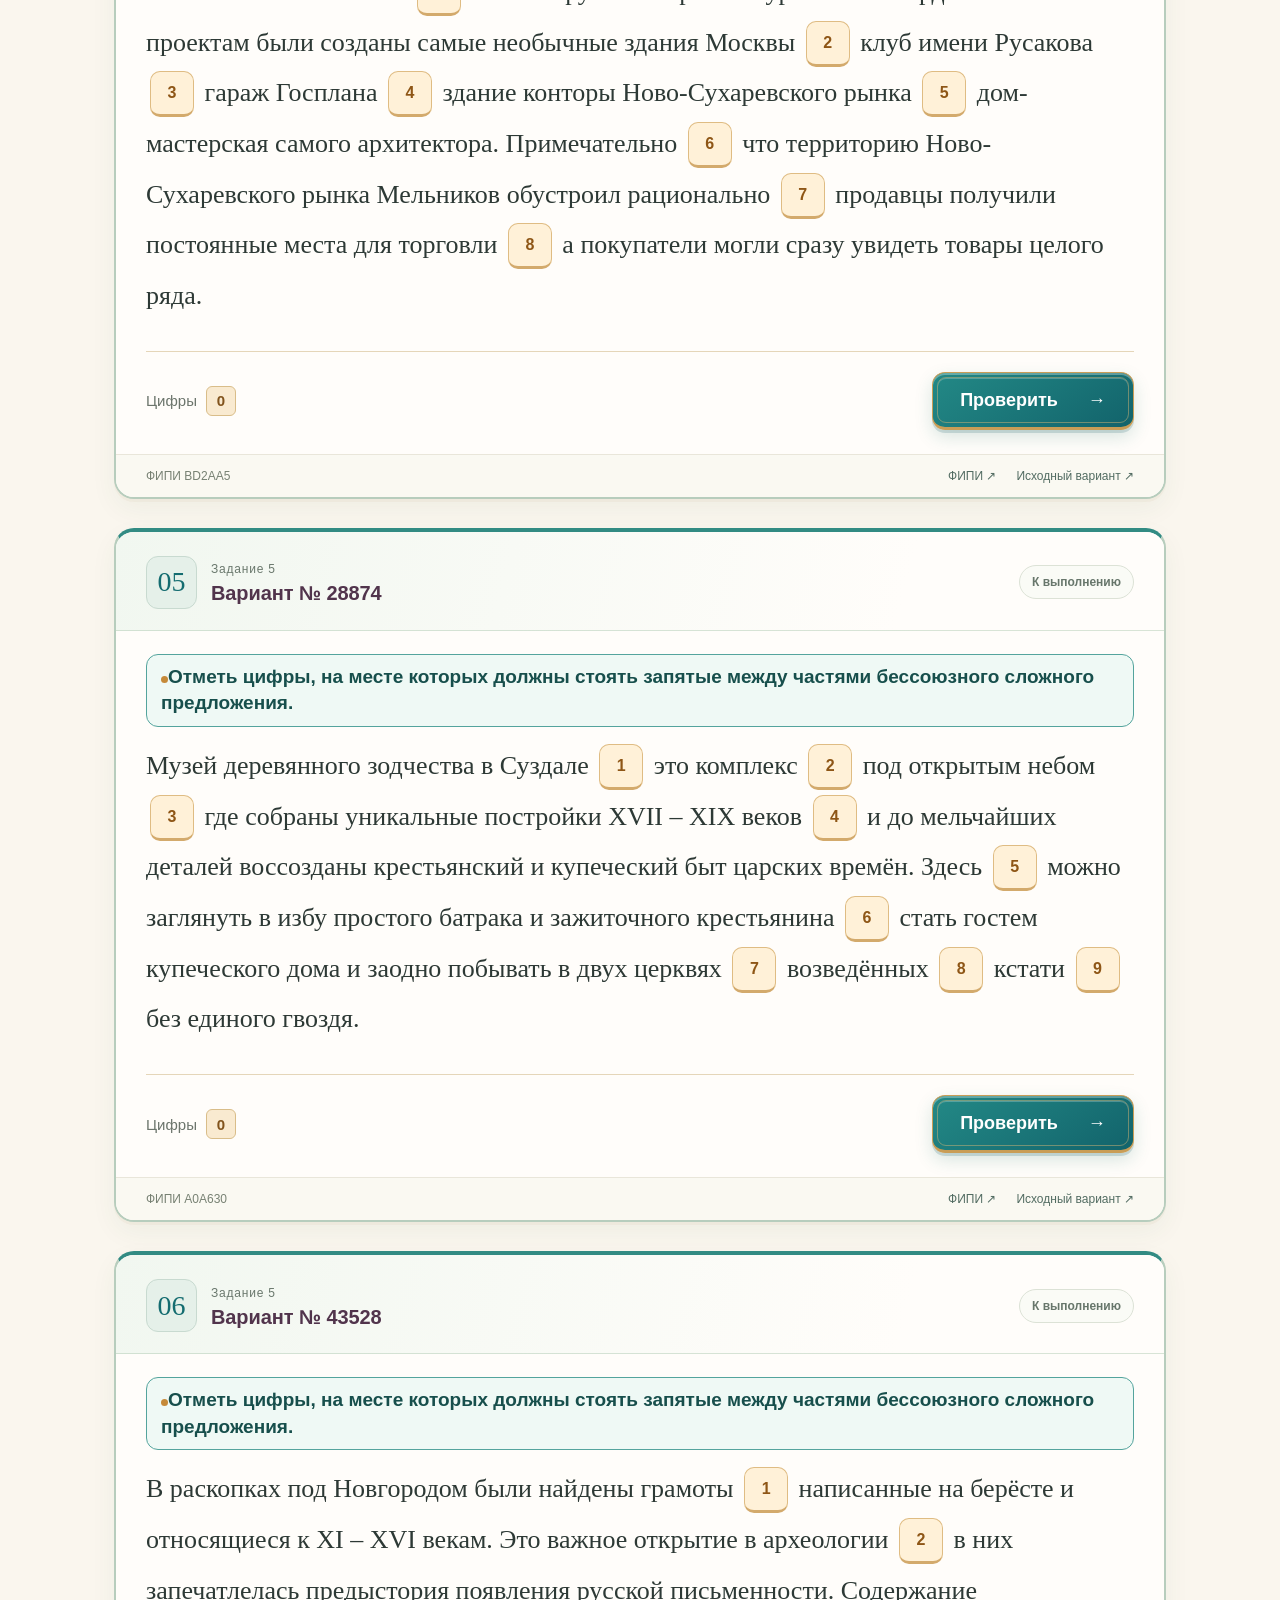
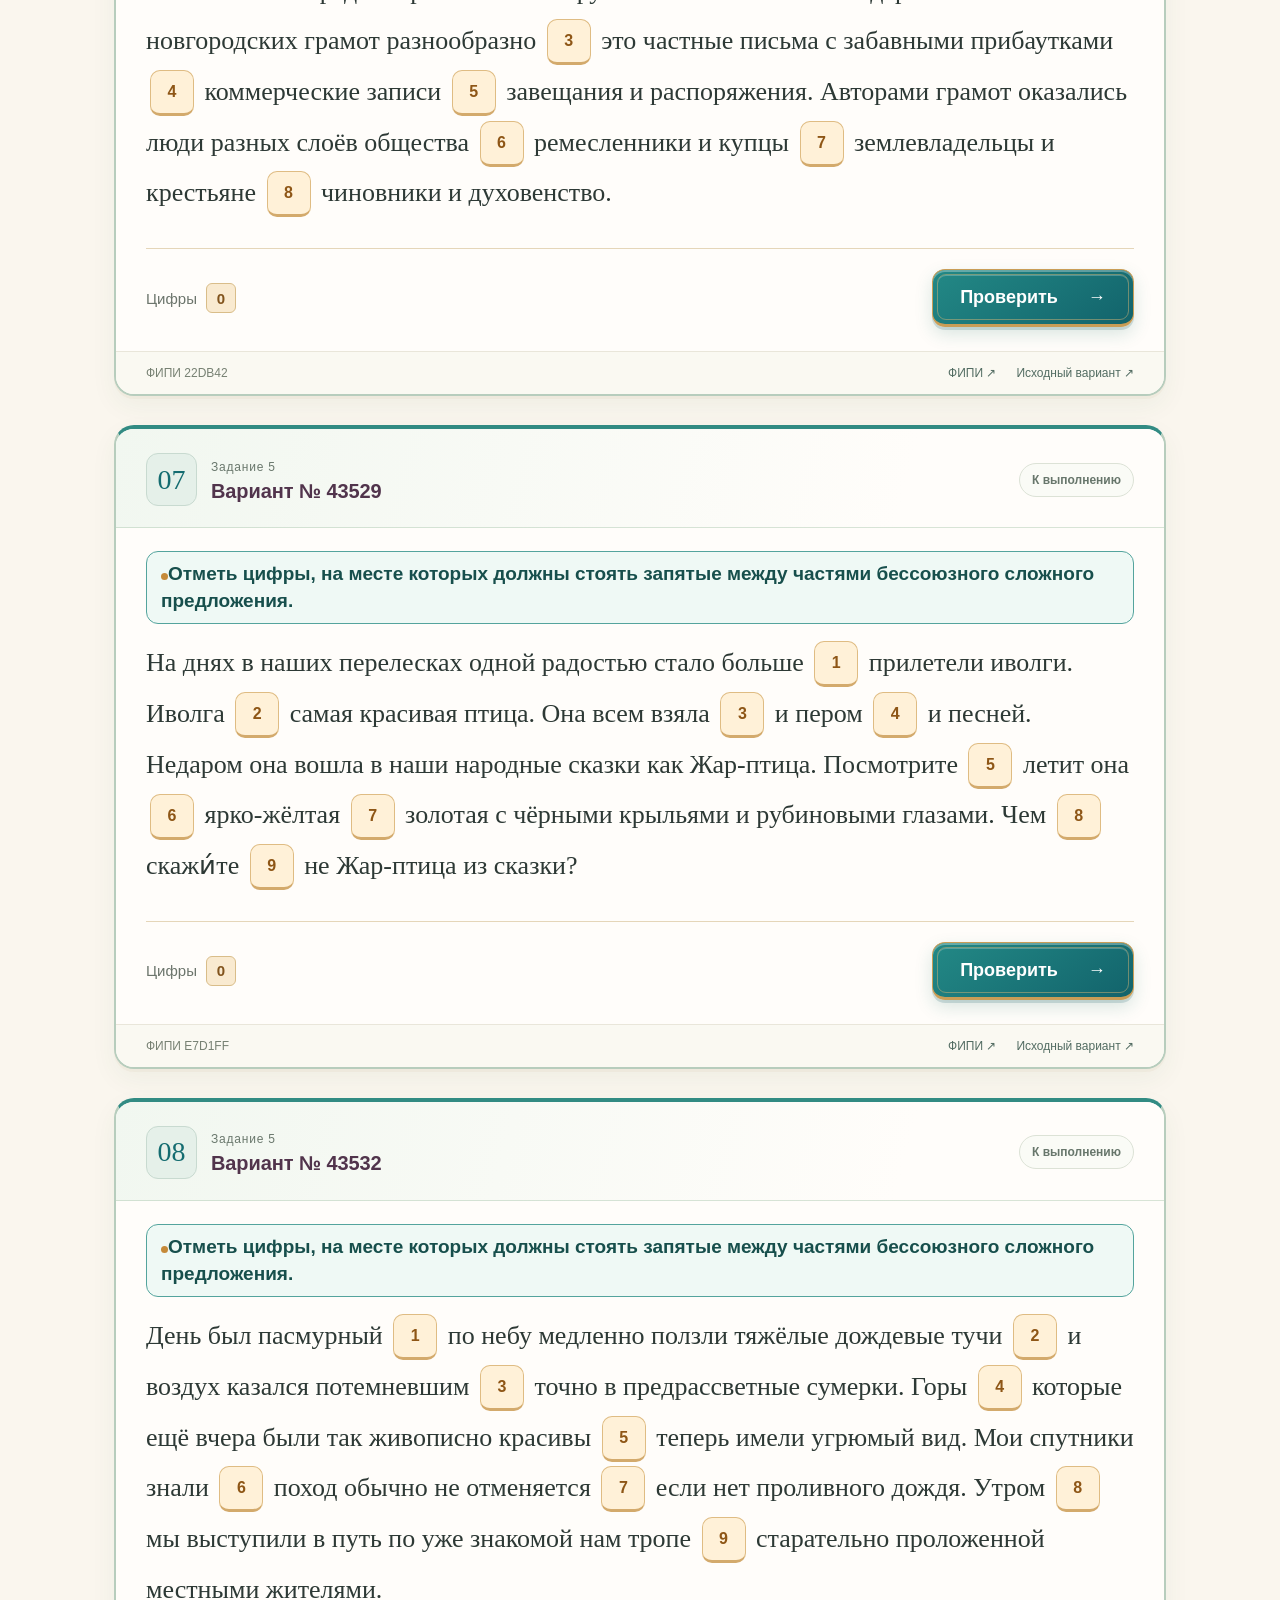
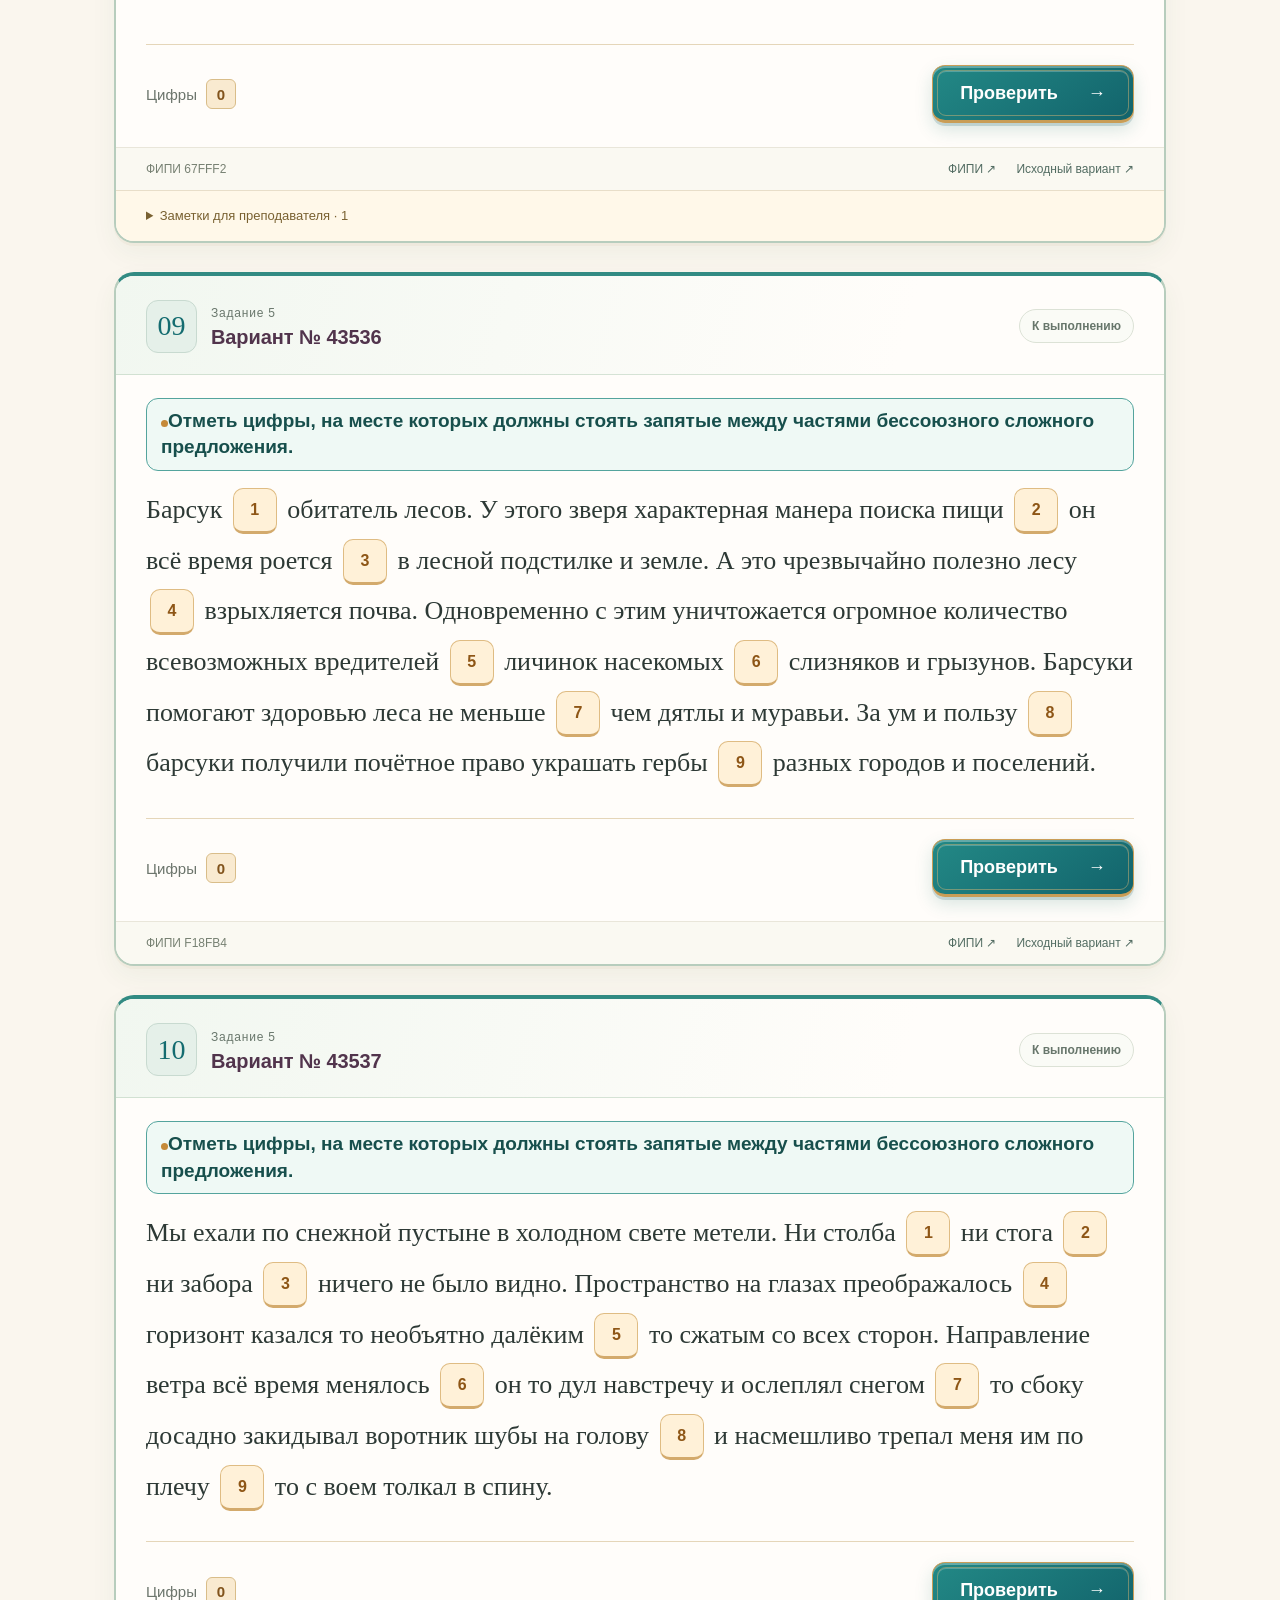
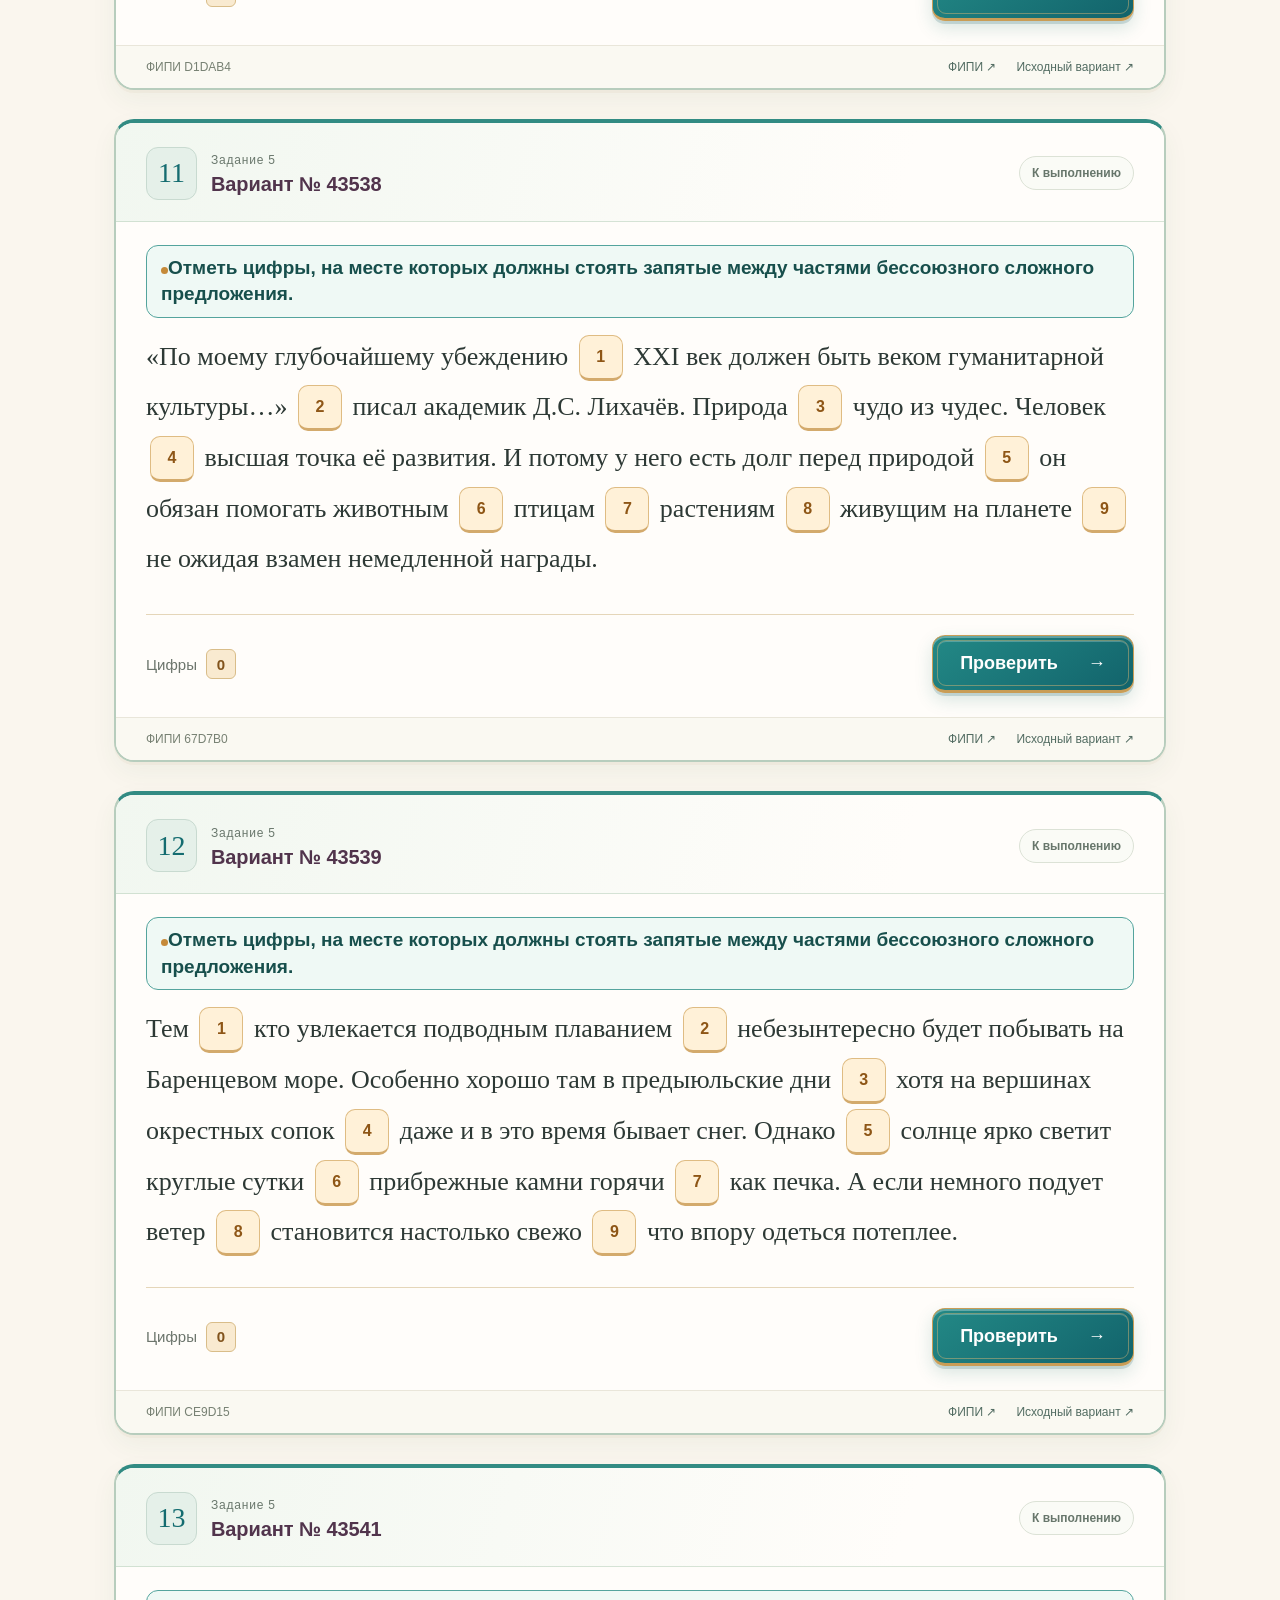
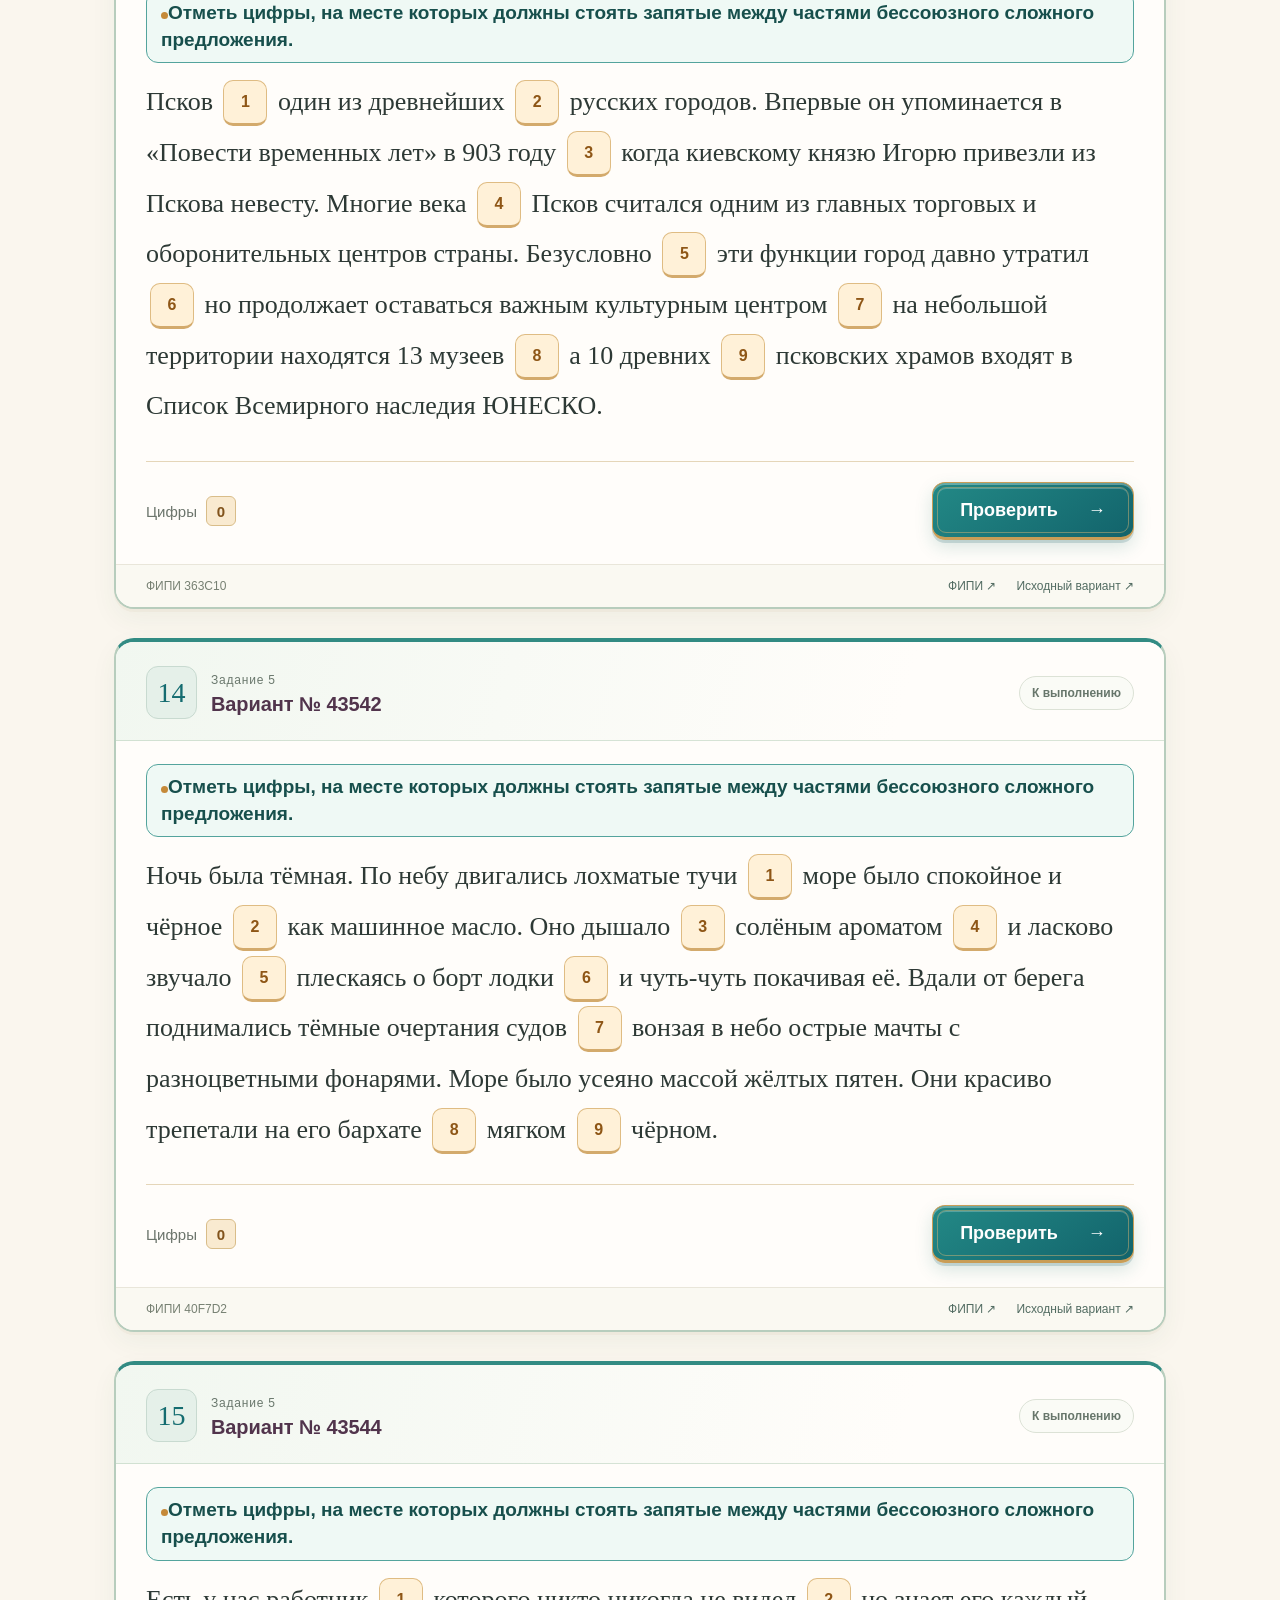
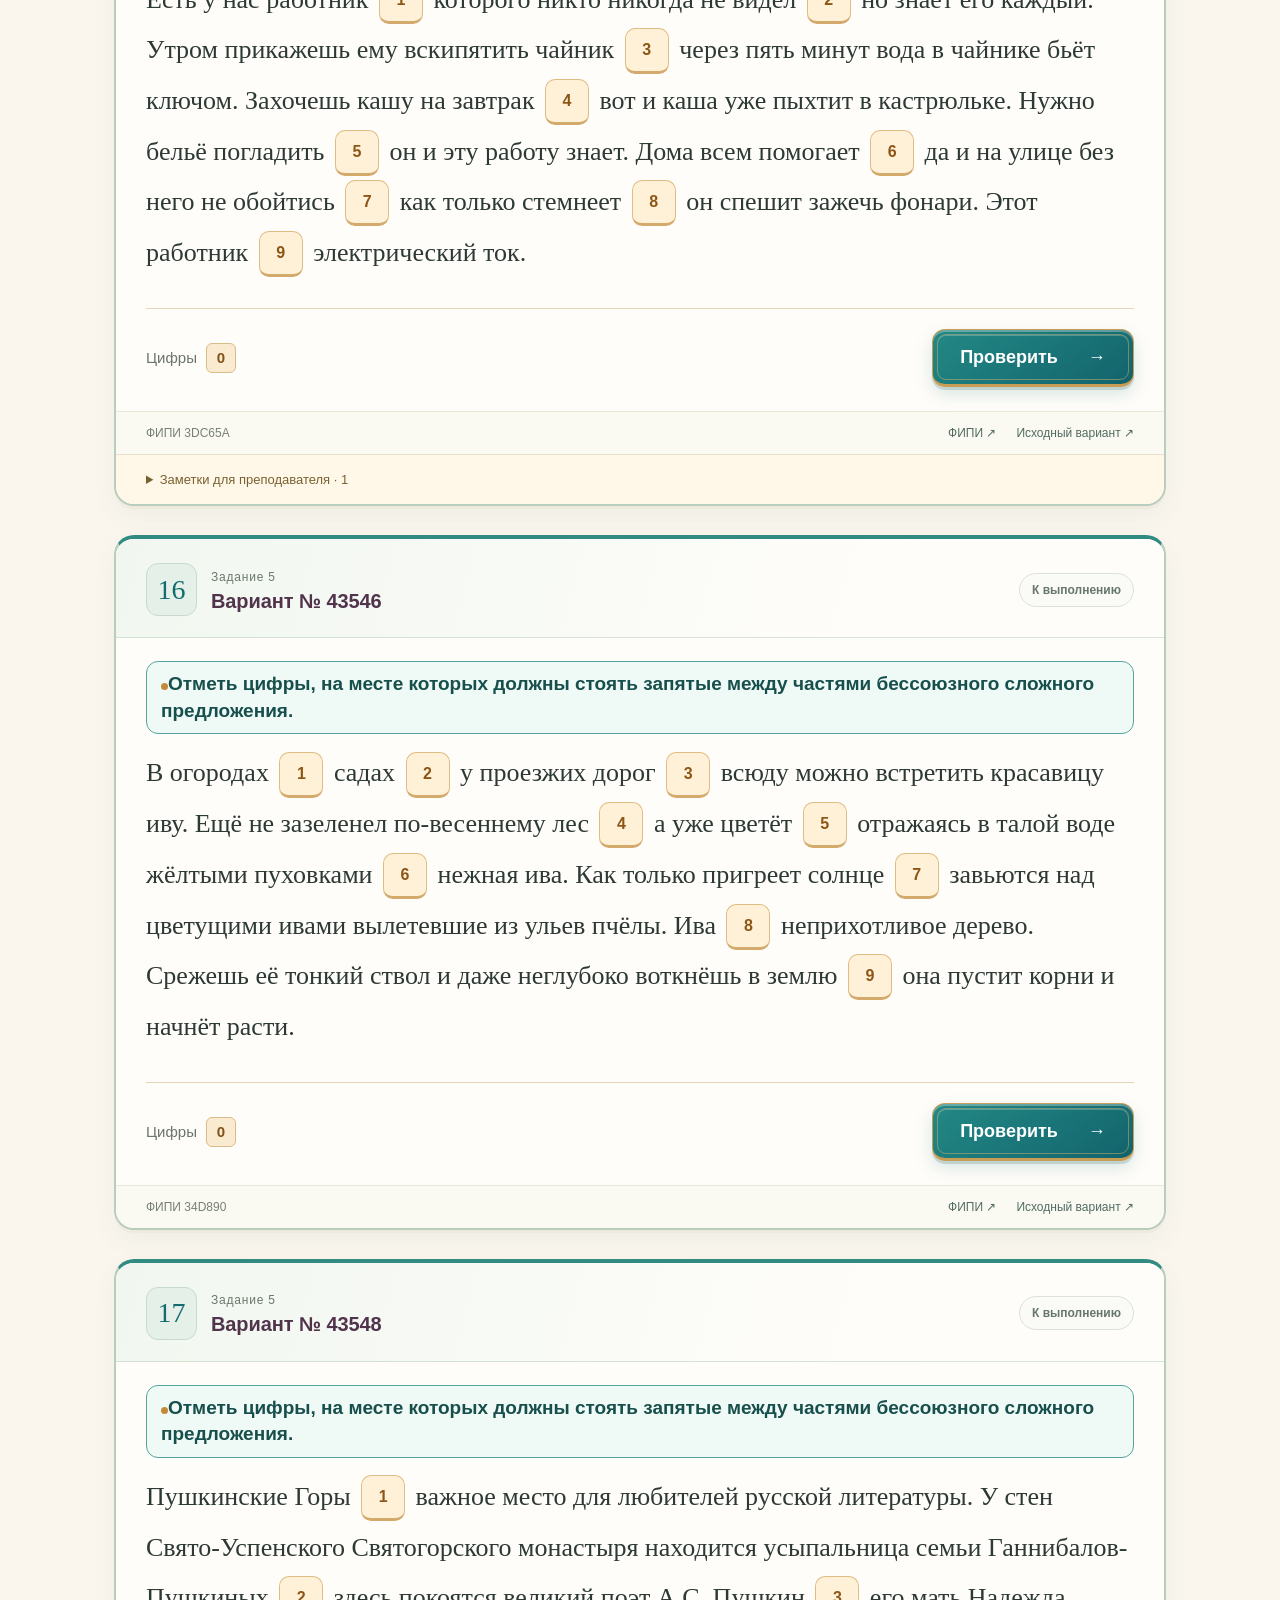
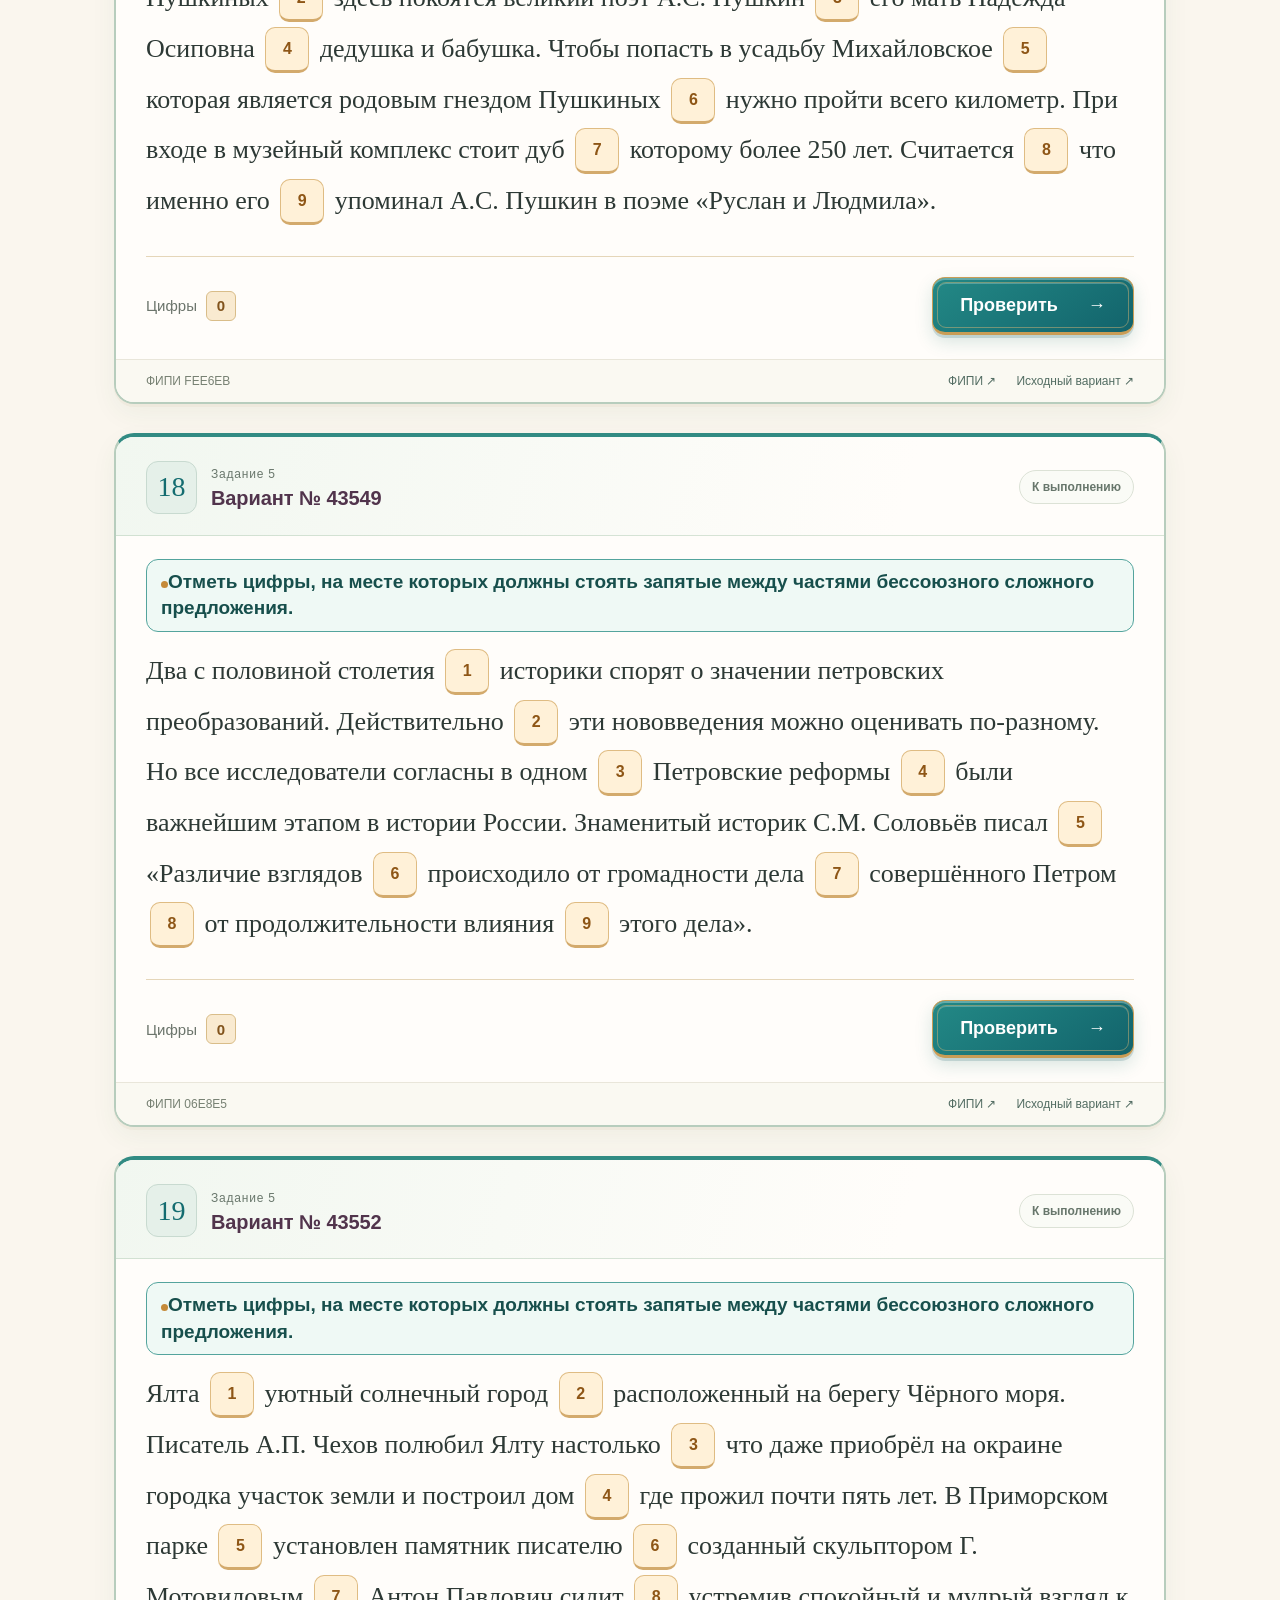
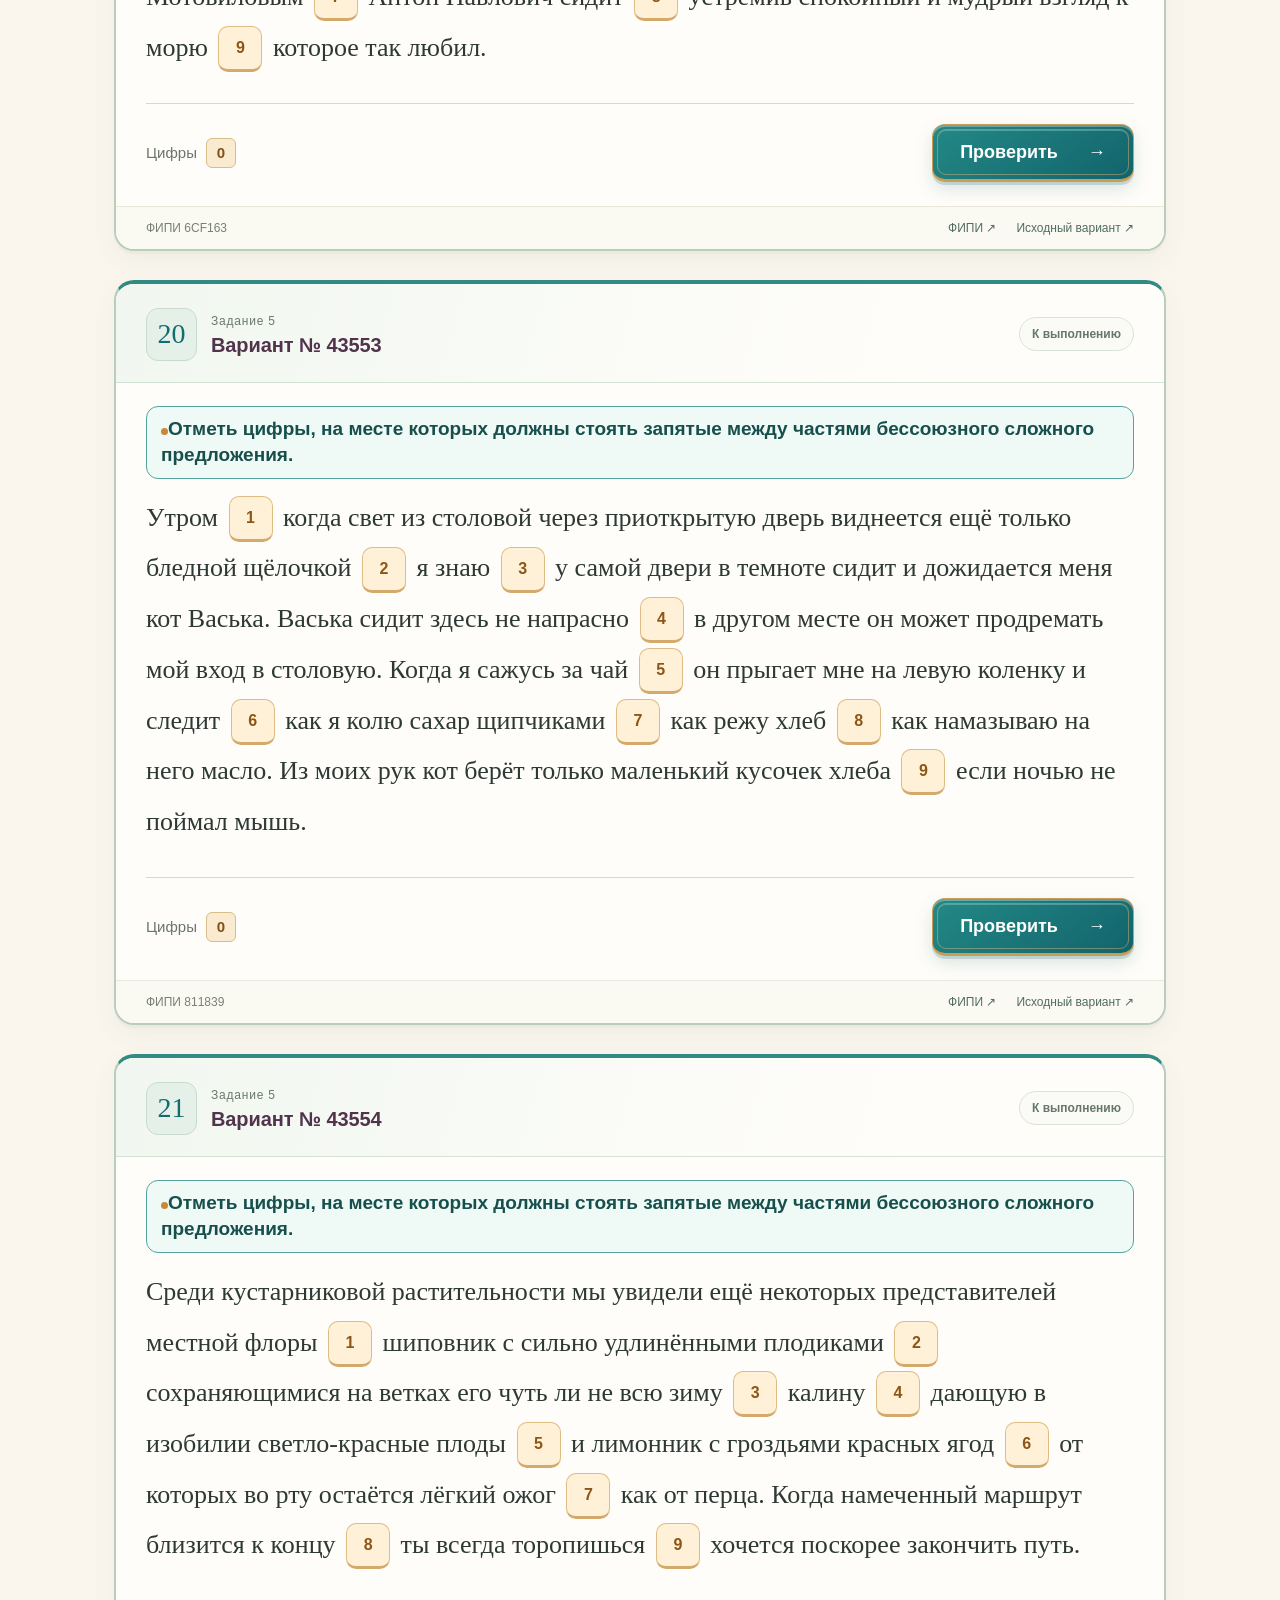
<file: topics/bsp.html>
<!doctype html>
<html lang="ru">
<head>
  <meta charset="utf-8">
  <meta name="viewport" content="width=device-width, initial-scale=1">
  <meta name="theme-color" content="#146c70">
  <meta name="description" content="Тренажёр ОГЭ: запятые между частями бессоюзных сложных предложений. Задания 4 и 5.">
  <title>ОГЭ · Бессоюзные сложные предложения</title>
  <link rel="stylesheet" href="../styles.css">
  <link rel="stylesheet" href="../site.css">
  <link rel="stylesheet" href="../controls.css">
  <link rel="stylesheet" href="../compact.css">
  <script defer src="../trainers/bsp/data.js"></script>
  <script defer src="../trainers/bsp/core.js"></script>
  <script defer src="../trainers/bsp/bases.js"></script>
  <script defer src="../trainers/bsp/app.js"></script>
  <link rel="stylesheet" href="../trainers/bsp/styles.css">
  <script defer src="../trainers/bsp/panel.js"></script>
</head>
<body data-page="bsp">
  <a class="skip" href="#cards">К заданиям</a>
  <header class="masthead"><div class="brand"><span class="brand-mark" aria-hidden="true">;</span><span>Русский язык<span class="brand-divider">/</span>ОГЭ</span></div><span id="save-status" role="status" class="save-status">Прогресс сохраняется автоматически</span></header>
  <div class="control-shell"><div class="control-panel"><nav class="trainer-return" aria-label="Навигация сайта"><a class="portal-back portal-home-button" href="../index.html"><svg class="home-icon" viewBox="0 0 24 24" aria-hidden="true"><path d="M3 10.5 12 3l9 7.5M5.5 9v11h5v-6h3v6h5V9"/></svg> На главную</a><span class="trainer-breadcrumb">Запятые ОГЭ <span aria-hidden="true">/</span> Бессоюзные сложные предложения</span></nav>
    <nav id="sections" class="sections" aria-label="Разделы"><button data-task="5" class="section active" aria-current="page">Задание 5 <span id="count-5" class="count">21</span></button><button data-task="4" class="section">Задание 4 <span id="count-4" class="count">5</span></button></nav>
    <div class="compact-progress"><div><span>Пройдено</span><strong id="done-total">0 / 26</strong></div><progress id="progress" value="0" max="26" aria-label="Пройдено вариантов"></progress></div>
    <details class="actions-menu" id="actions-menu" open><summary class="actions-toggle" id="actions-toggle" aria-controls="panel-command-list" aria-expanded="true">Действия <svg class="actions-chevron" viewBox="0 0 16 16" aria-hidden="true"><path d="m4 6 4 4 4-4"/></svg></summary><div class="panel-actions" id="panel-command-list"><button id="resume" class="button quiet continue-button"><span id="resume-label">Продолжить</span><svg class="continue-icon" viewBox="0 0 20 20" aria-hidden="true"><path d="M3 10h13m-5-5 5 5-5 5"/></svg></button><button id="journal-open" class="button quiet">Журнал <span id="error-count" class="count coral-count">0</span></button><button id="repeat-errors" class="button quiet">Повторить ошибки</button><button id="reset" class="button quiet reset-button" aria-label="Сбросить прохождение">Сброс</button></div></details>
  </div></div>
  <main id="main">
    <div class="page-heading"><div><span class="eyebrow">БЕССОЮЗНЫЕ СЛОЖНЫЕ ПРЕДЛОЖЕНИЯ</span><h1><span>Бессоюзные сложные предложения</span></h1><p>Отметь цифры, на месте которых должны стоять запятые между частями бессоюзного сложного предложения.</p></div></div>
    <p id="resume-status" class="resume-status" role="status" tabindex="-1" hidden>Все варианты пройдены</p>
    <div class="practice-guide"><span class="guide-item"><span class="position-example">1</span> границы частей БСП</span><span class="guide-hint">Повторное нажатие отменяет выбор</span></div>
    <p id="migration-note" class="migration-note" hidden></p>
    <p class="method-note">Если подходящих позиций нет, оставь цифры невыбранными.</p>
    <section class="feed" aria-labelledby="section-title">
      <div class="feed-heading"><div><span class="eyebrow" id="section-kicker">ПУНКТУАЦИОННЫЕ ПРАВИЛА</span><h2 id="section-title">Задание 5</h2></div><dl class="scores"><div><dt>Запятые</dt><dd id="comma-score">0 / 0</dd></div><div class="scores-caption">вариантов верно / проверено</div></dl></div>
      <div class="toolbar"><div class="filters" role="group" aria-label="Фильтр карточек"><button data-filter="all" class="filter active" aria-pressed="true">Все варианты</button><button data-filter="pending" class="filter" aria-pressed="false">Не завершены</button><button data-filter="mistakes" class="filter" aria-pressed="false">С ошибками</button></div><label class="search"><span aria-hidden="true">⌕</span><input id="search" type="search" placeholder="Текст или номер варианта" aria-label="Поиск по тексту или номеру варианта"></label></div>
      <div class="feed-caption"><span id="feed-count" role="status"></span><span id="section-description">Один вариант — одна карточка</span></div>
      <div id="cards" tabindex="-1"><p>Загрузка заданий…</p></div><button id="back-top" class="button quiet back-top">↑ К началу раздела</button>
    </section>
    <footer class="footer"><span>ОГЭ · Бессоюзные сложные предложения</span><div><a href="../BSP-REPORT.md" target="_blank" rel="noopener">Источники и отчёт ↗</a><a href="../README.md" target="_blank" rel="noopener">О тренажёре ↗</a></div></footer>
  </main>
  <dialog id="journal" aria-labelledby="journal-title"><div class="dialog-head"><div><span class="eyebrow">ИСТОРИЯ ПРАКТИКИ</span><h2 id="journal-title">Журнал ошибок</h2></div><button id="journal-close" class="icon-button" aria-label="Закрыть журнал">×</button></div><p class="muted">Лишний выбор и пропуски сохраняются с контекстом. История остаётся после исправления.</p><div class="journal-tools"><button id="retry-all" class="button primary">Повторить ошибки</button><button id="export-journal" class="button secondary">Скачать журнал</button></div><div id="journal-list"></div></dialog>
  <dialog id="reset-dialog" aria-labelledby="reset-title"><h2 id="reset-title">Начать заново?</h2><p>Выбранные ответы, результаты и журнал текущего прохождения будут очищены.</p><div class="dialog-actions"><button id="reset-cancel" class="button secondary">Отмена</button><button id="reset-confirm" class="button danger">Начать заново</button></div></dialog>
  <noscript>Для работы тренажёра включите JavaScript. Подключение к интернету не требуется.</noscript>
</body>
</html>
</file>
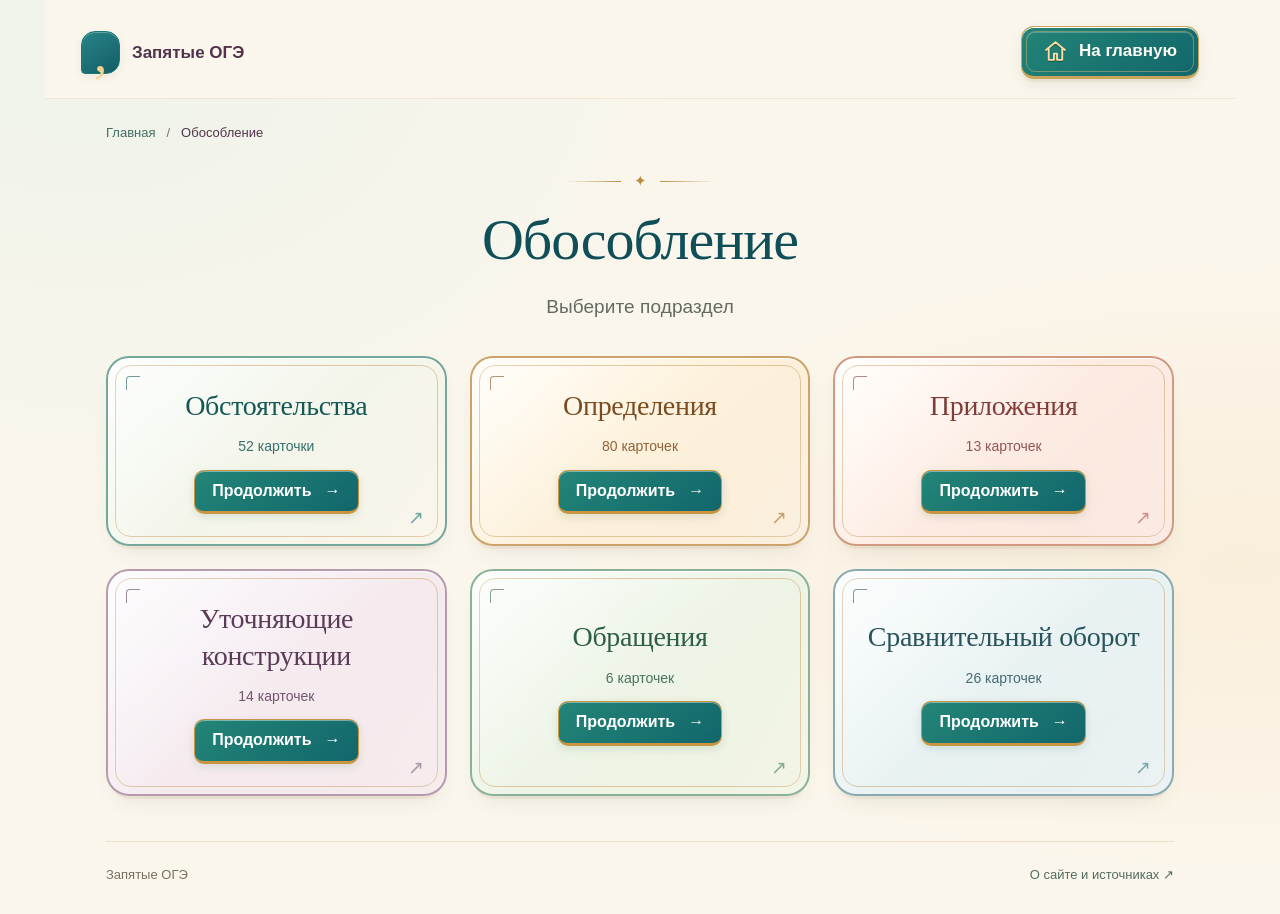
<file: topics/obosoblenie.html>
<!doctype html>
<html lang="ru">
<head>
  <meta charset="utf-8">
  <meta name="viewport" content="width=device-width, initial-scale=1">
  <meta name="theme-color" content="#146c70">
  <meta name="description" content="Запятые ОГЭ — выбор пунктуационной темы и интерактивные тренажёры по русскому языку.">
  <title>Обособление · Запятые ОГЭ</title>
  <link rel="stylesheet" href="../site.css">
  <link rel="stylesheet" href="../controls.css">
</head>
<body class="site-page" data-page="obosoblenie">
  <a class="portal-skip" href="#content">К содержимому</a>
  <header class="portal-header"><a class="portal-brand" href="../index.html" aria-label="Запятые ОГЭ — главная"><span class="portal-brand-mark" aria-hidden="true">,</span><span>Запятые ОГЭ</span></a><a class="portal-back portal-home-button" href="../index.html"><svg class="home-icon" viewBox="0 0 24 24" aria-hidden="true"><path d="M3 10.5 12 3l9 7.5M5.5 9v11h5v-6h3v6h5V9"/></svg> На главную</a></header>
  <main class="portal-main" id="content">
    <nav class="portal-breadcrumbs" aria-label="Хлебные крошки"><a href="../index.html">Главная</a><span aria-hidden="true">/</span><span aria-current="page">Обособление</span></nav>
    <section class="portal-hero collection-hero"><div class="hero-flourish" aria-hidden="true"><span></span><i>✦</i><span></span></div><h1>Обособление</h1><p>Выберите подраздел</p></section><nav class="topic-grid subtopic-grid" aria-label="Подразделы обособления"><a class="topic-tile theme-teal" data-topic="obstoyatelstva" href="../topics/obosoblenie/obstoyatelstva.html?continue=1"><span class="tile-corner tile-corner-top" aria-hidden="true"></span><span class="tile-corner tile-corner-bottom" aria-hidden="true"></span><span class="tile-content"><span class="tile-title">Обстоятельства</span><span class="tile-caption">52 карточки</span><span class="tile-continue">Продолжить <span aria-hidden="true">→</span></span></span><span class="tile-arrow" aria-hidden="true">↗</span></a><a class="topic-tile theme-honey" data-topic="opredeleniya" href="../topics/obosoblenie/opredeleniya.html?continue=1"><span class="tile-corner tile-corner-top" aria-hidden="true"></span><span class="tile-corner tile-corner-bottom" aria-hidden="true"></span><span class="tile-content"><span class="tile-title">Определения</span><span class="tile-caption">80 карточек</span><span class="tile-continue">Продолжить <span aria-hidden="true">→</span></span></span><span class="tile-arrow" aria-hidden="true">↗</span></a><a class="topic-tile theme-coral" data-topic="prilozheniya" href="../topics/obosoblenie/prilozheniya.html?continue=1"><span class="tile-corner tile-corner-top" aria-hidden="true"></span><span class="tile-corner tile-corner-bottom" aria-hidden="true"></span><span class="tile-content"><span class="tile-title">Приложения</span><span class="tile-caption">13 карточек</span><span class="tile-continue">Продолжить <span aria-hidden="true">→</span></span></span><span class="tile-arrow" aria-hidden="true">↗</span></a><a class="topic-tile theme-plum" data-topic="utochneniya" href="../topics/obosoblenie/utochneniya.html?continue=1"><span class="tile-corner tile-corner-top" aria-hidden="true"></span><span class="tile-corner tile-corner-bottom" aria-hidden="true"></span><span class="tile-content"><span class="tile-title">Уточняющие конструкции</span><span class="tile-caption">14 карточек</span><span class="tile-continue">Продолжить <span aria-hidden="true">→</span></span></span><span class="tile-arrow" aria-hidden="true">↗</span></a><a class="topic-tile theme-emerald" data-topic="obrashcheniya" href="../topics/obosoblenie/obrashcheniya.html?continue=1"><span class="tile-corner tile-corner-top" aria-hidden="true"></span><span class="tile-corner tile-corner-bottom" aria-hidden="true"></span><span class="tile-content"><span class="tile-title">Обращения</span><span class="tile-caption">6 карточек</span><span class="tile-continue">Продолжить <span aria-hidden="true">→</span></span></span><span class="tile-arrow" aria-hidden="true">↗</span></a><a class="topic-tile theme-sea" data-topic="sravneniya" href="../topics/obosoblenie/sravneniya.html?continue=1"><span class="tile-corner tile-corner-top" aria-hidden="true"></span><span class="tile-corner tile-corner-bottom" aria-hidden="true"></span><span class="tile-content"><span class="tile-title">Сравнительный оборот</span><span class="tile-caption">26 карточек</span><span class="tile-continue">Продолжить <span aria-hidden="true">→</span></span></span><span class="tile-arrow" aria-hidden="true">↗</span></a></nav>
  </main>
  <footer class="portal-footer"><span>Запятые ОГЭ</span><a href="../README.md">О сайте и источниках ↗</a></footer>
</body>
</html>
</file>
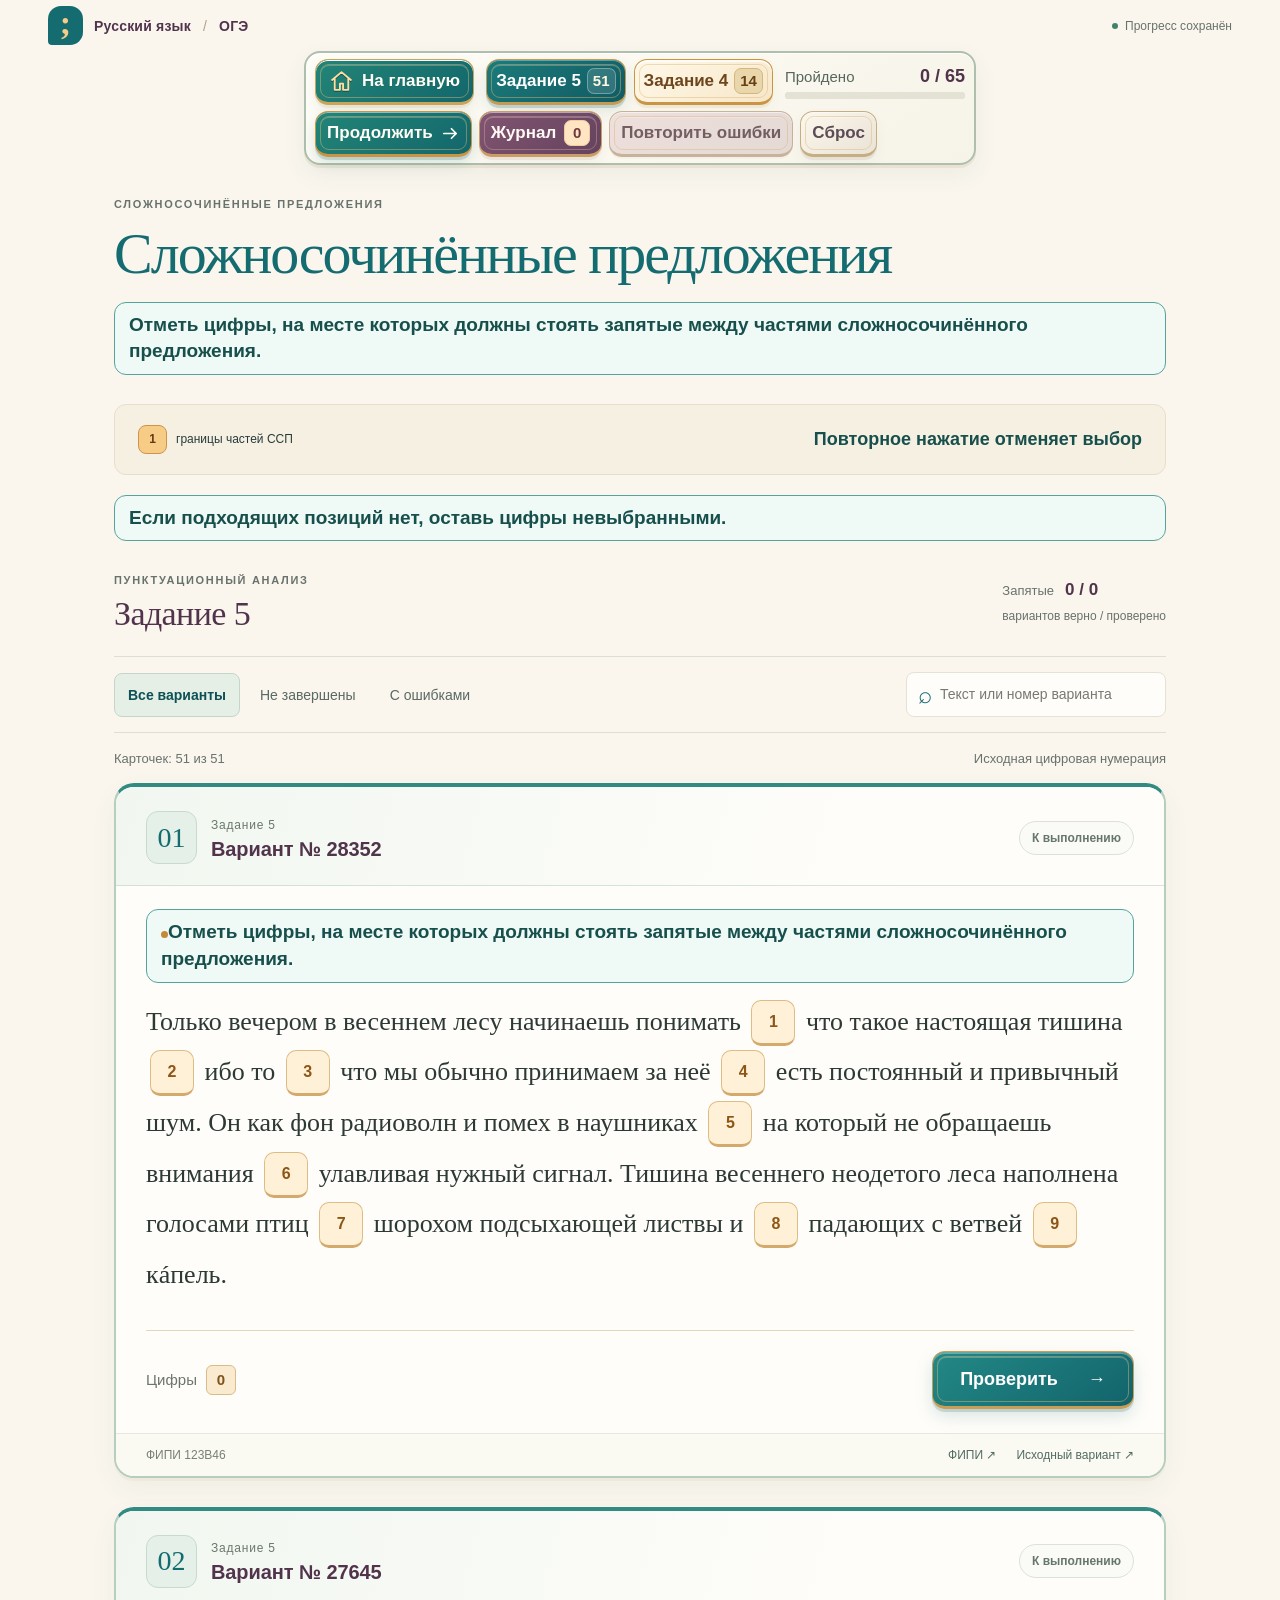
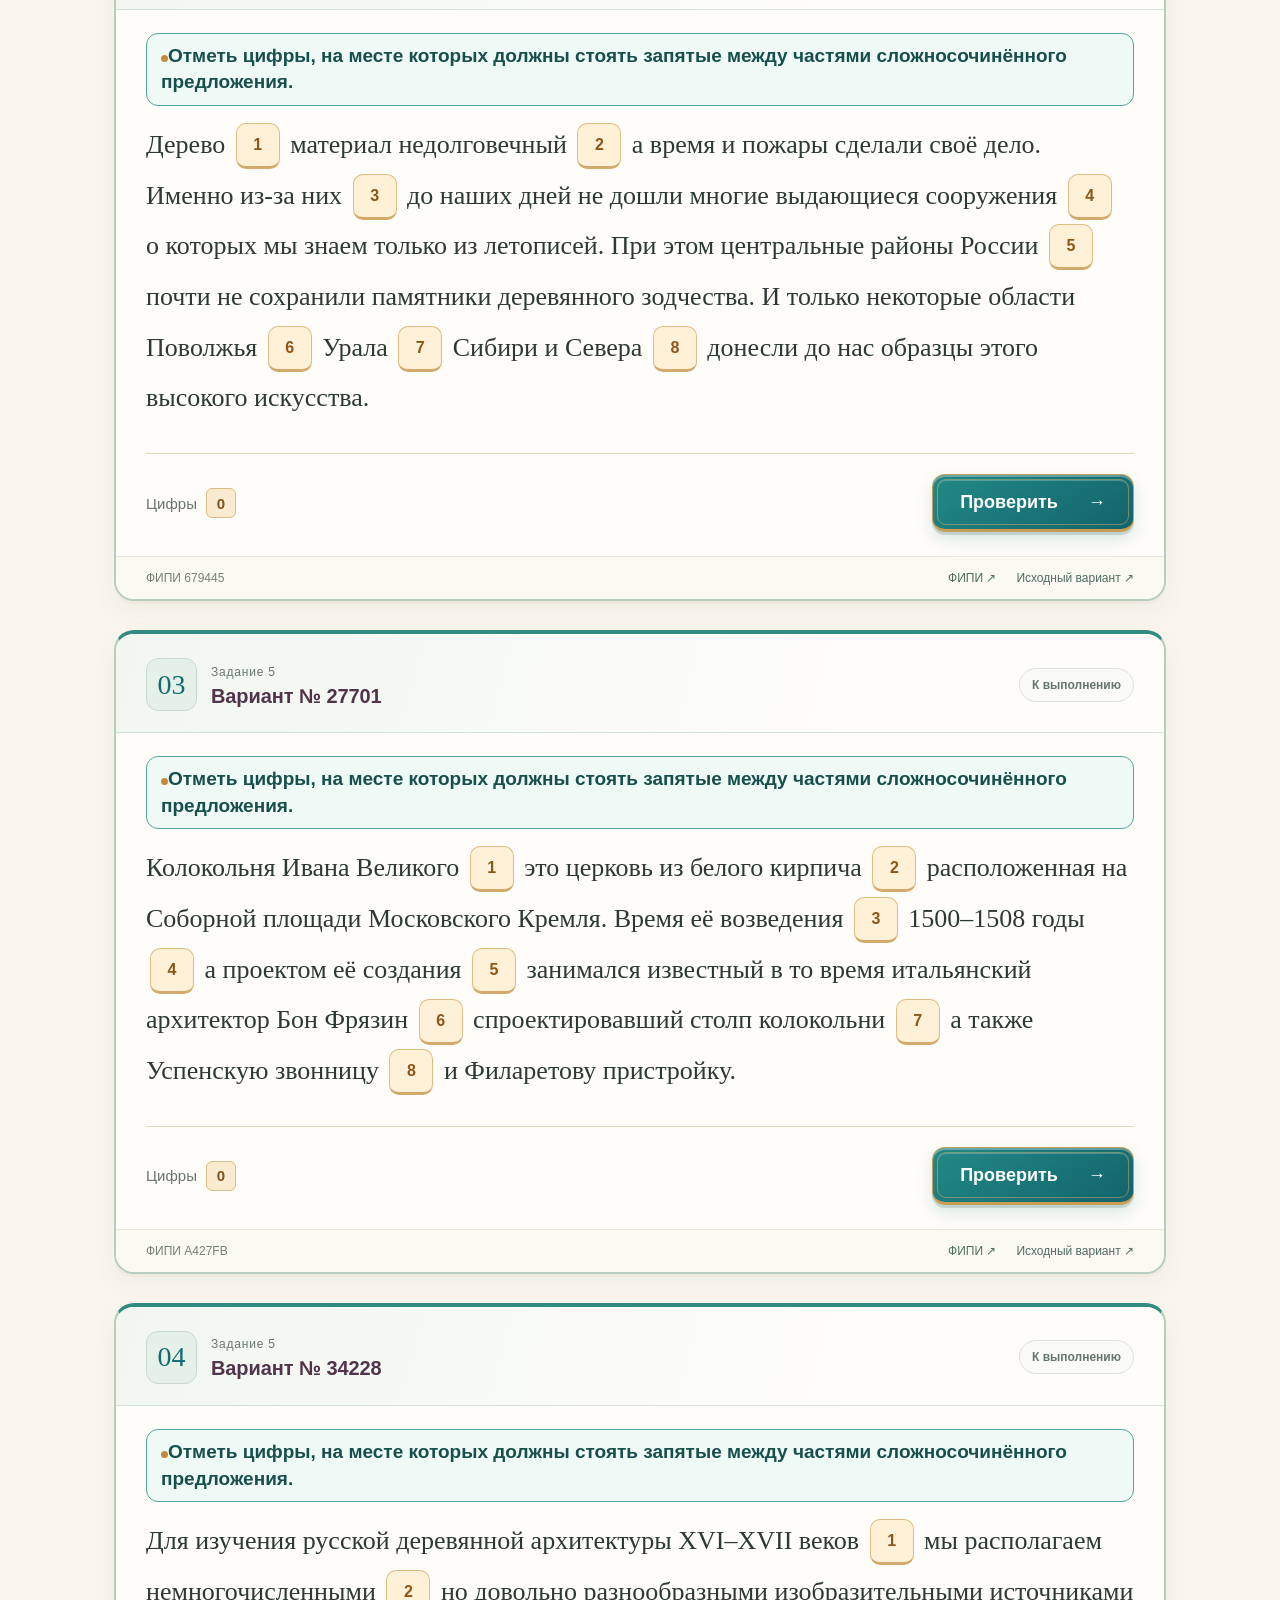
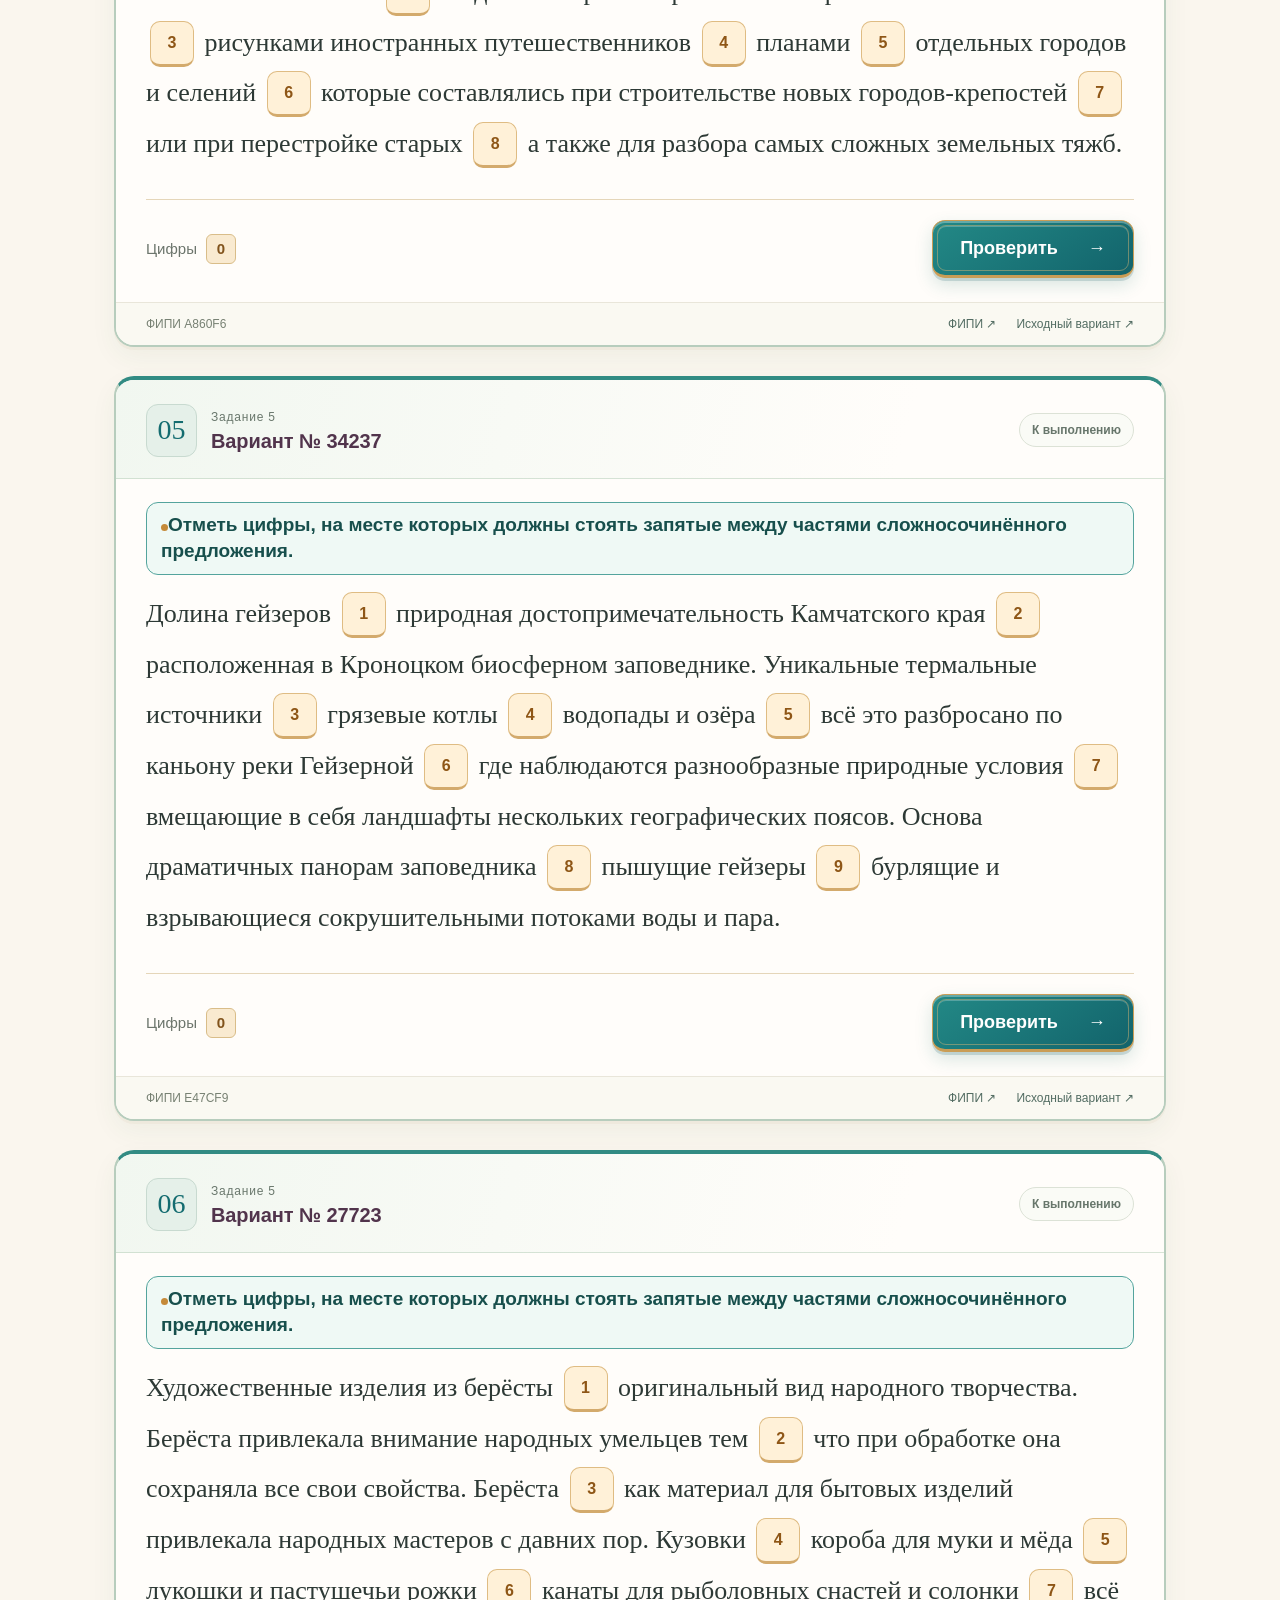
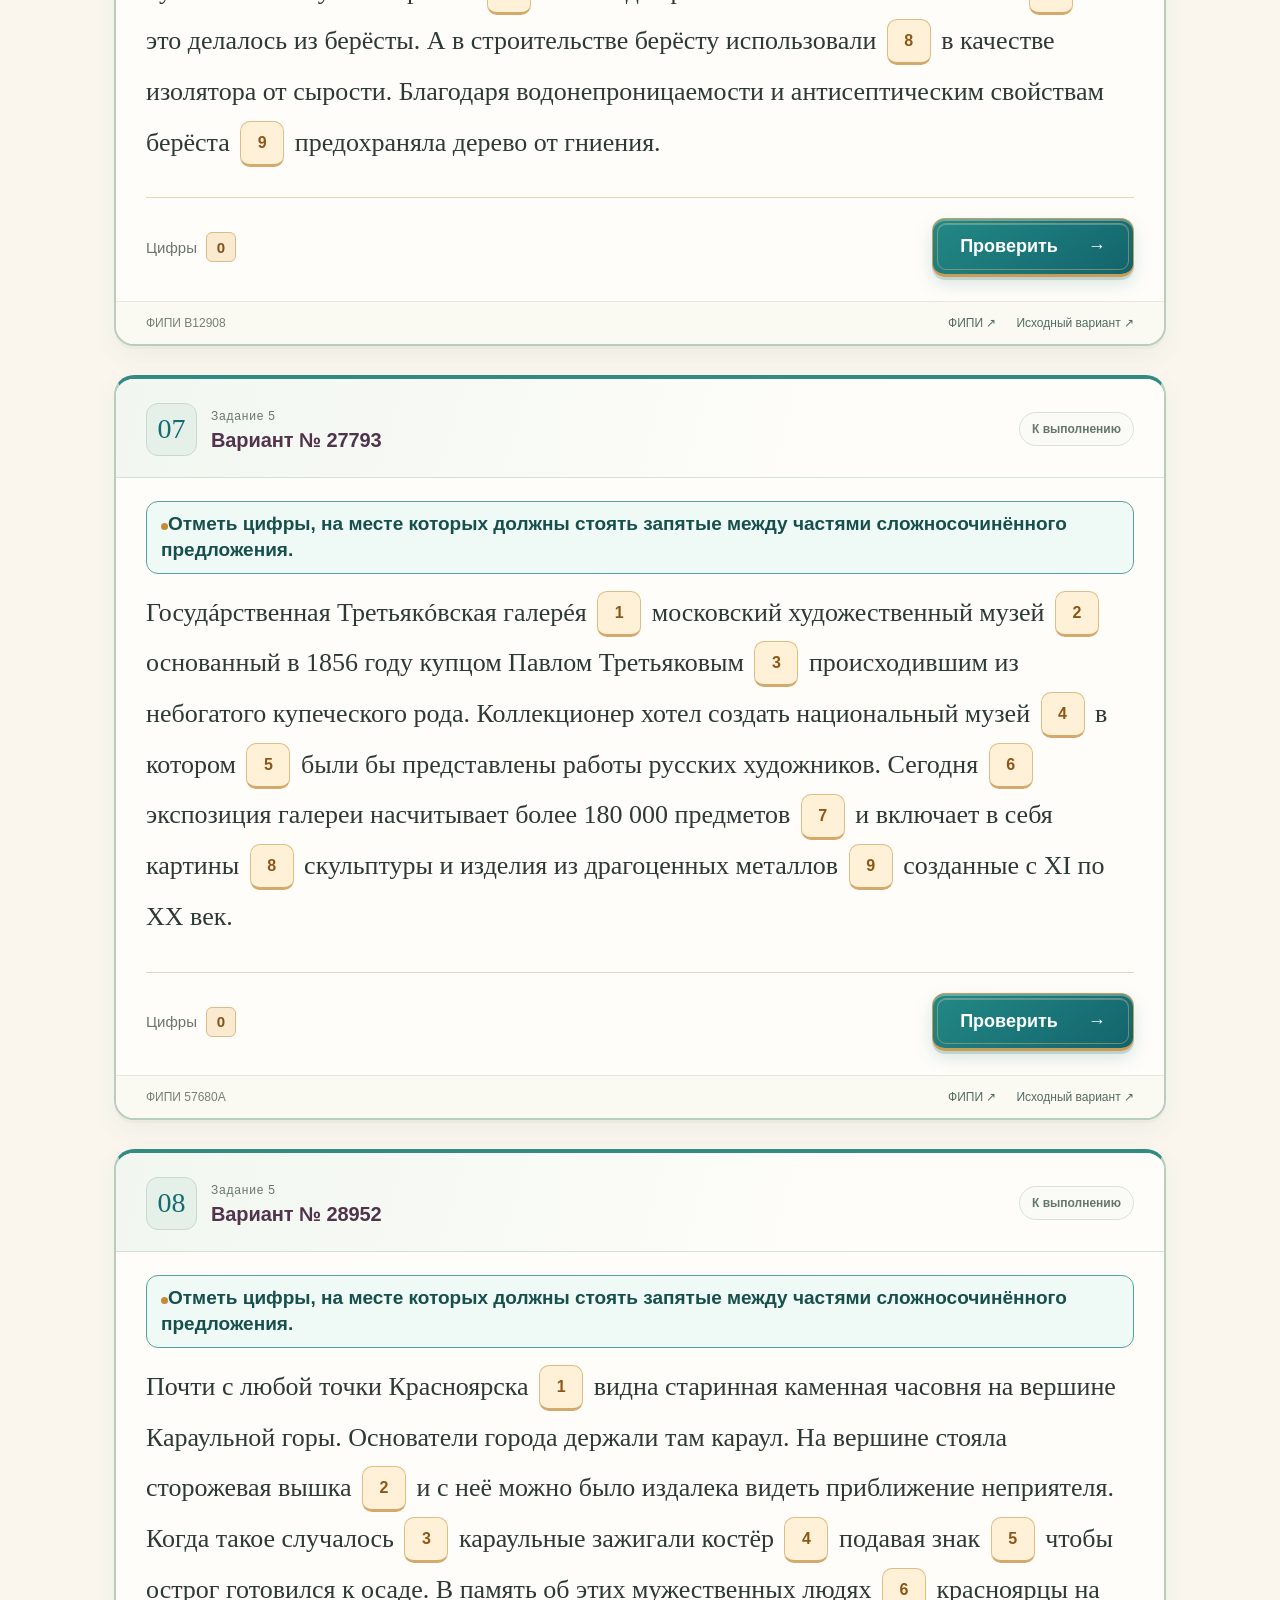
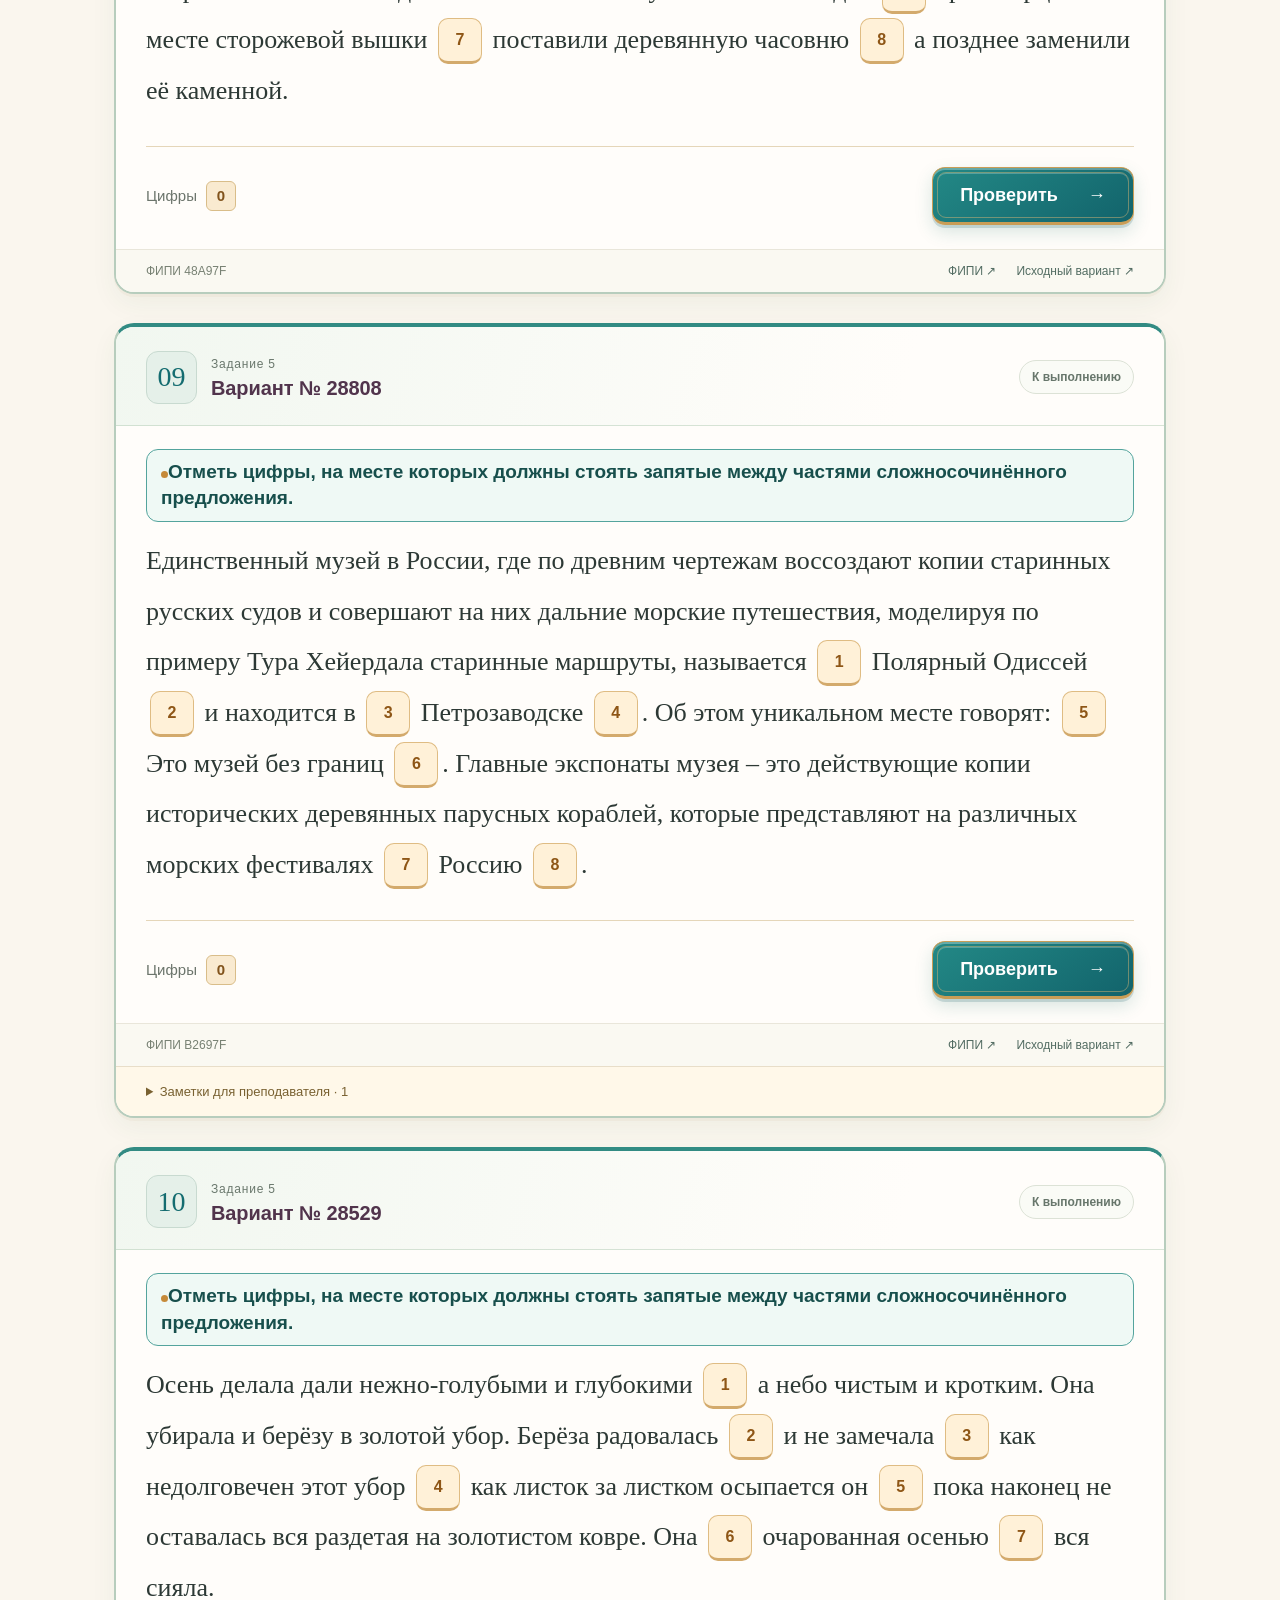
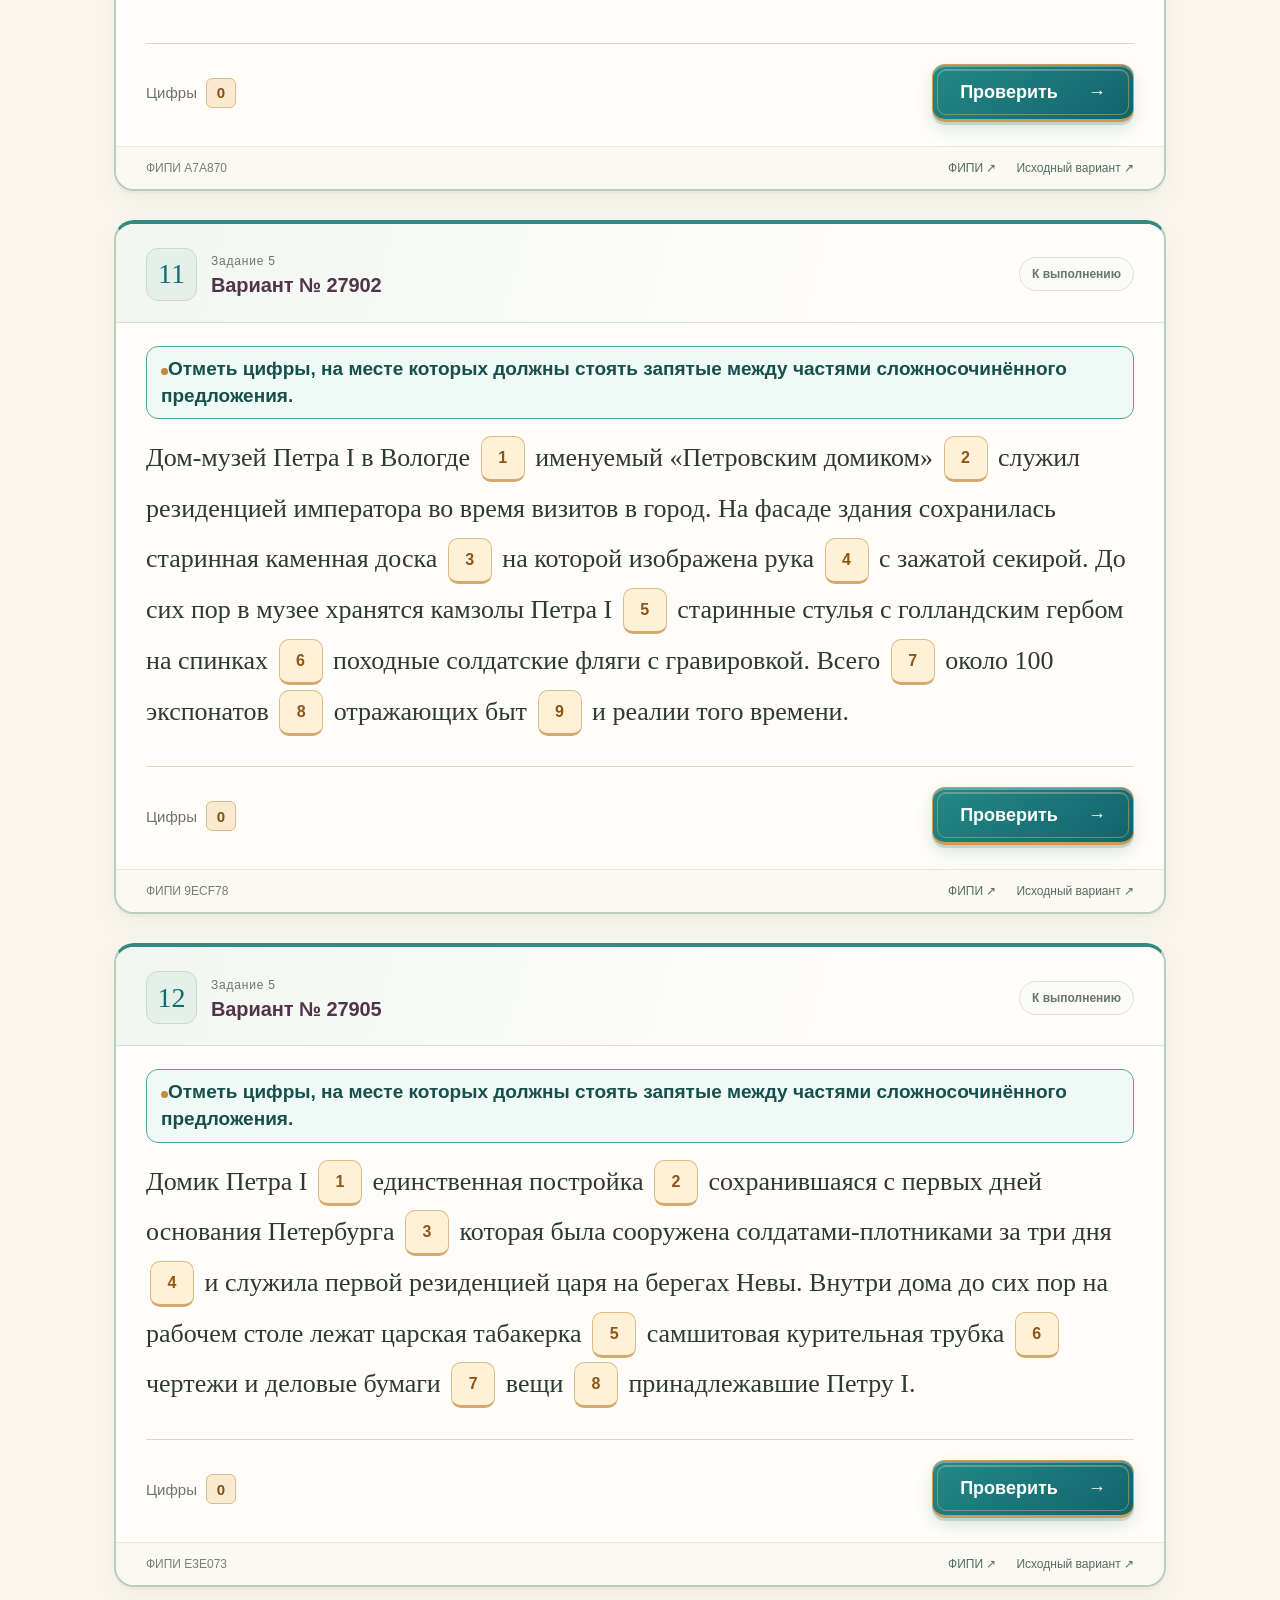
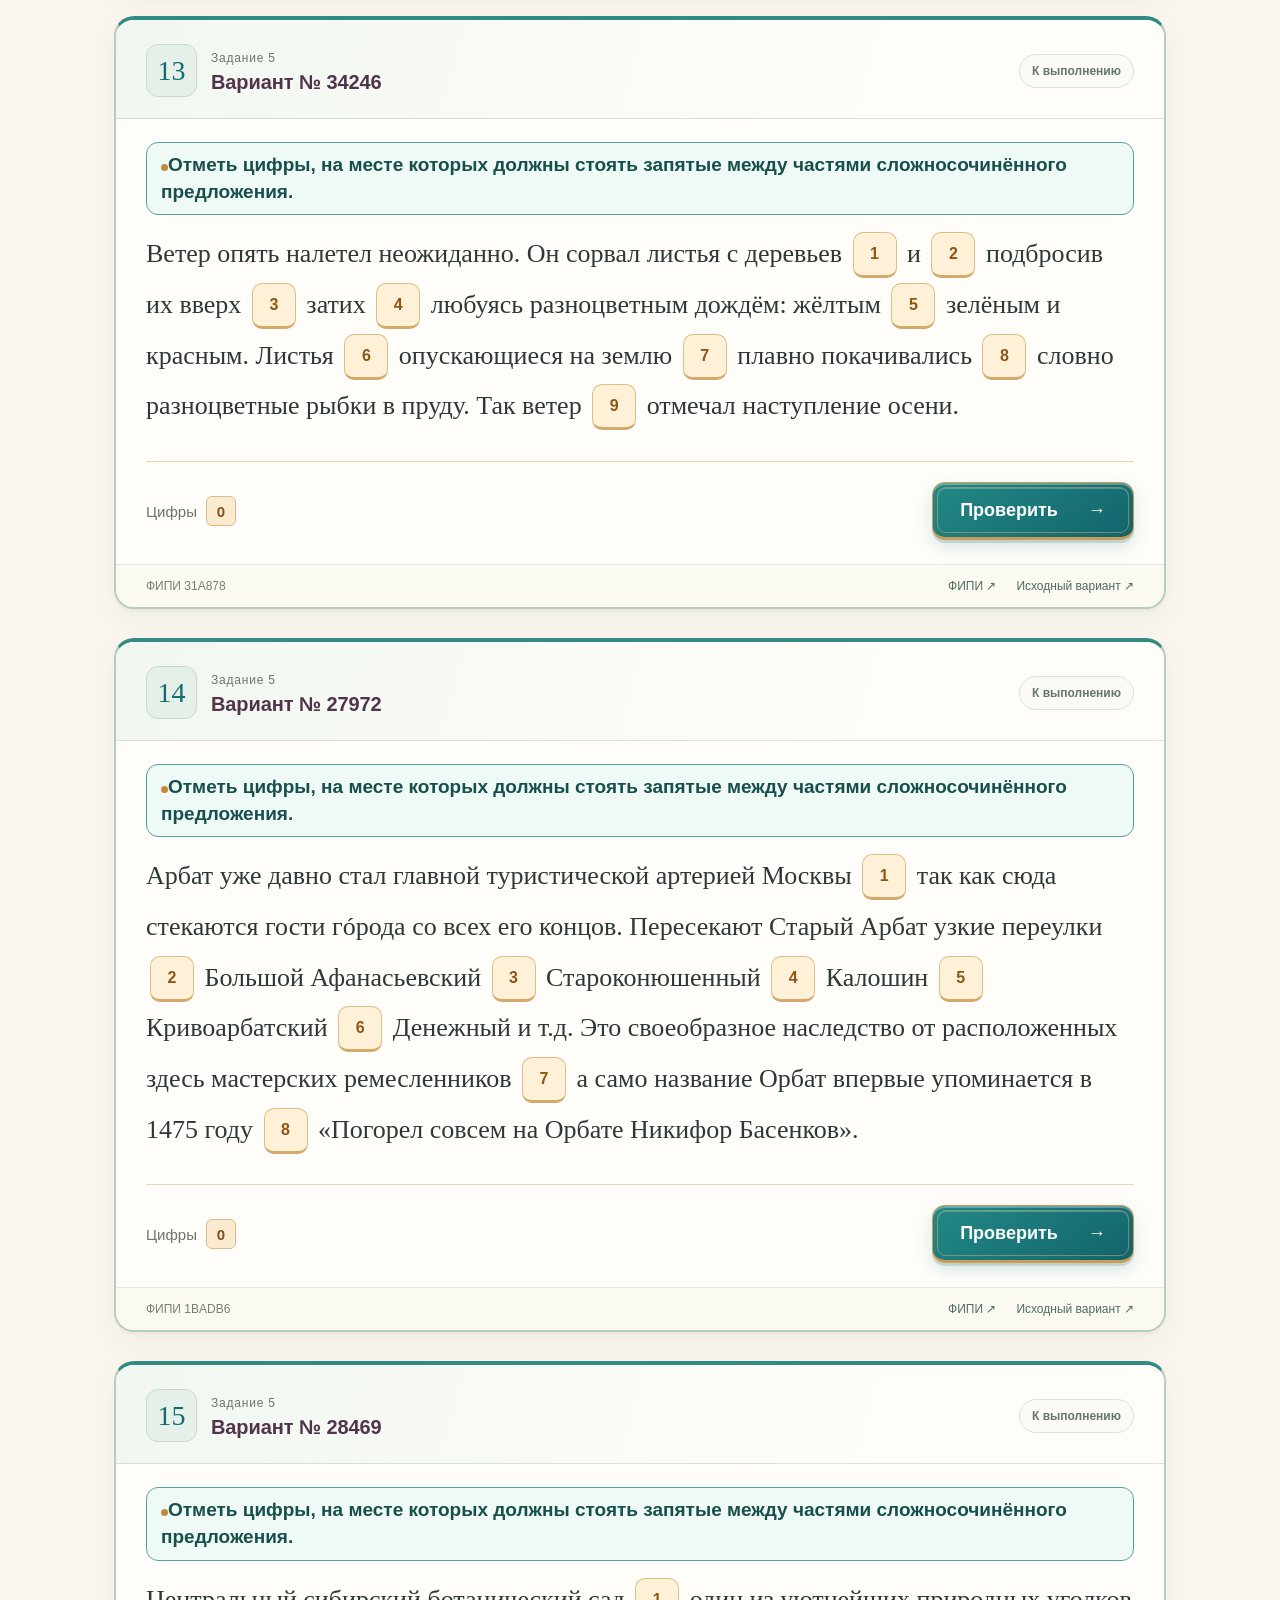
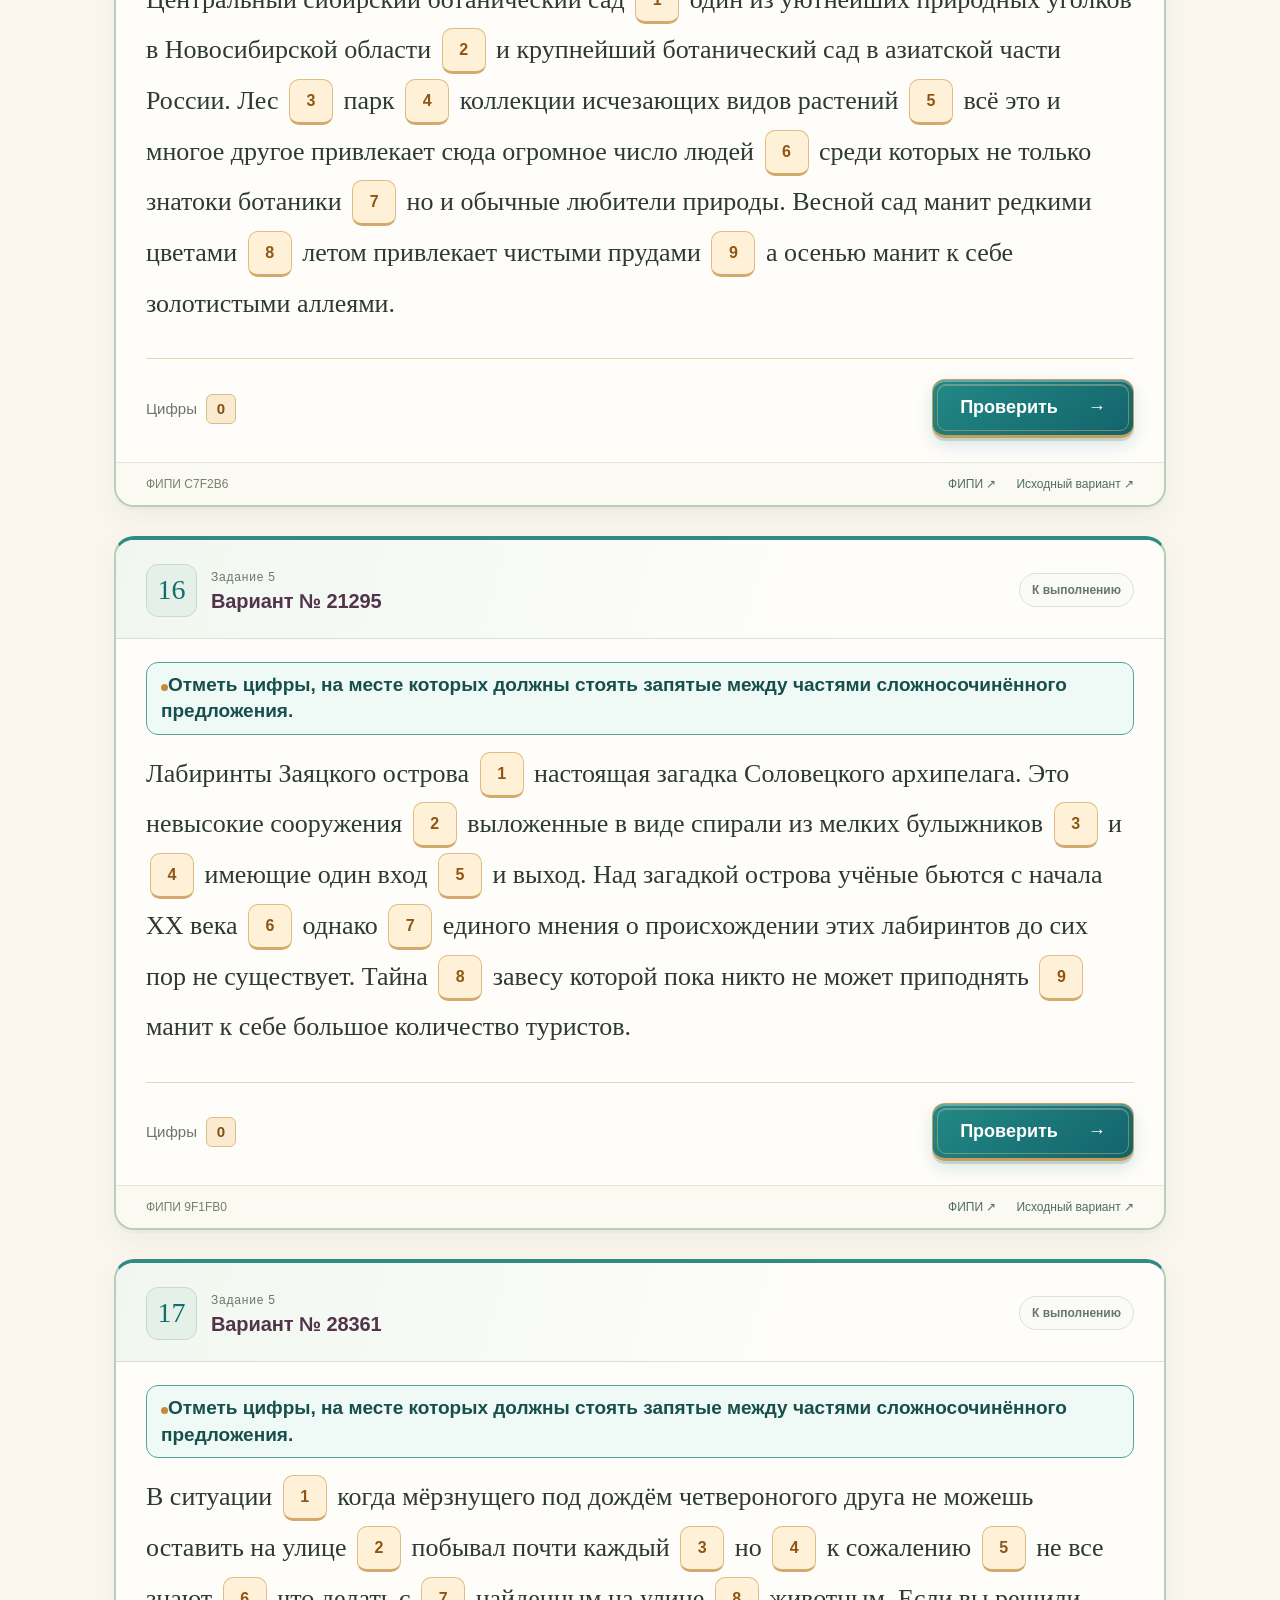
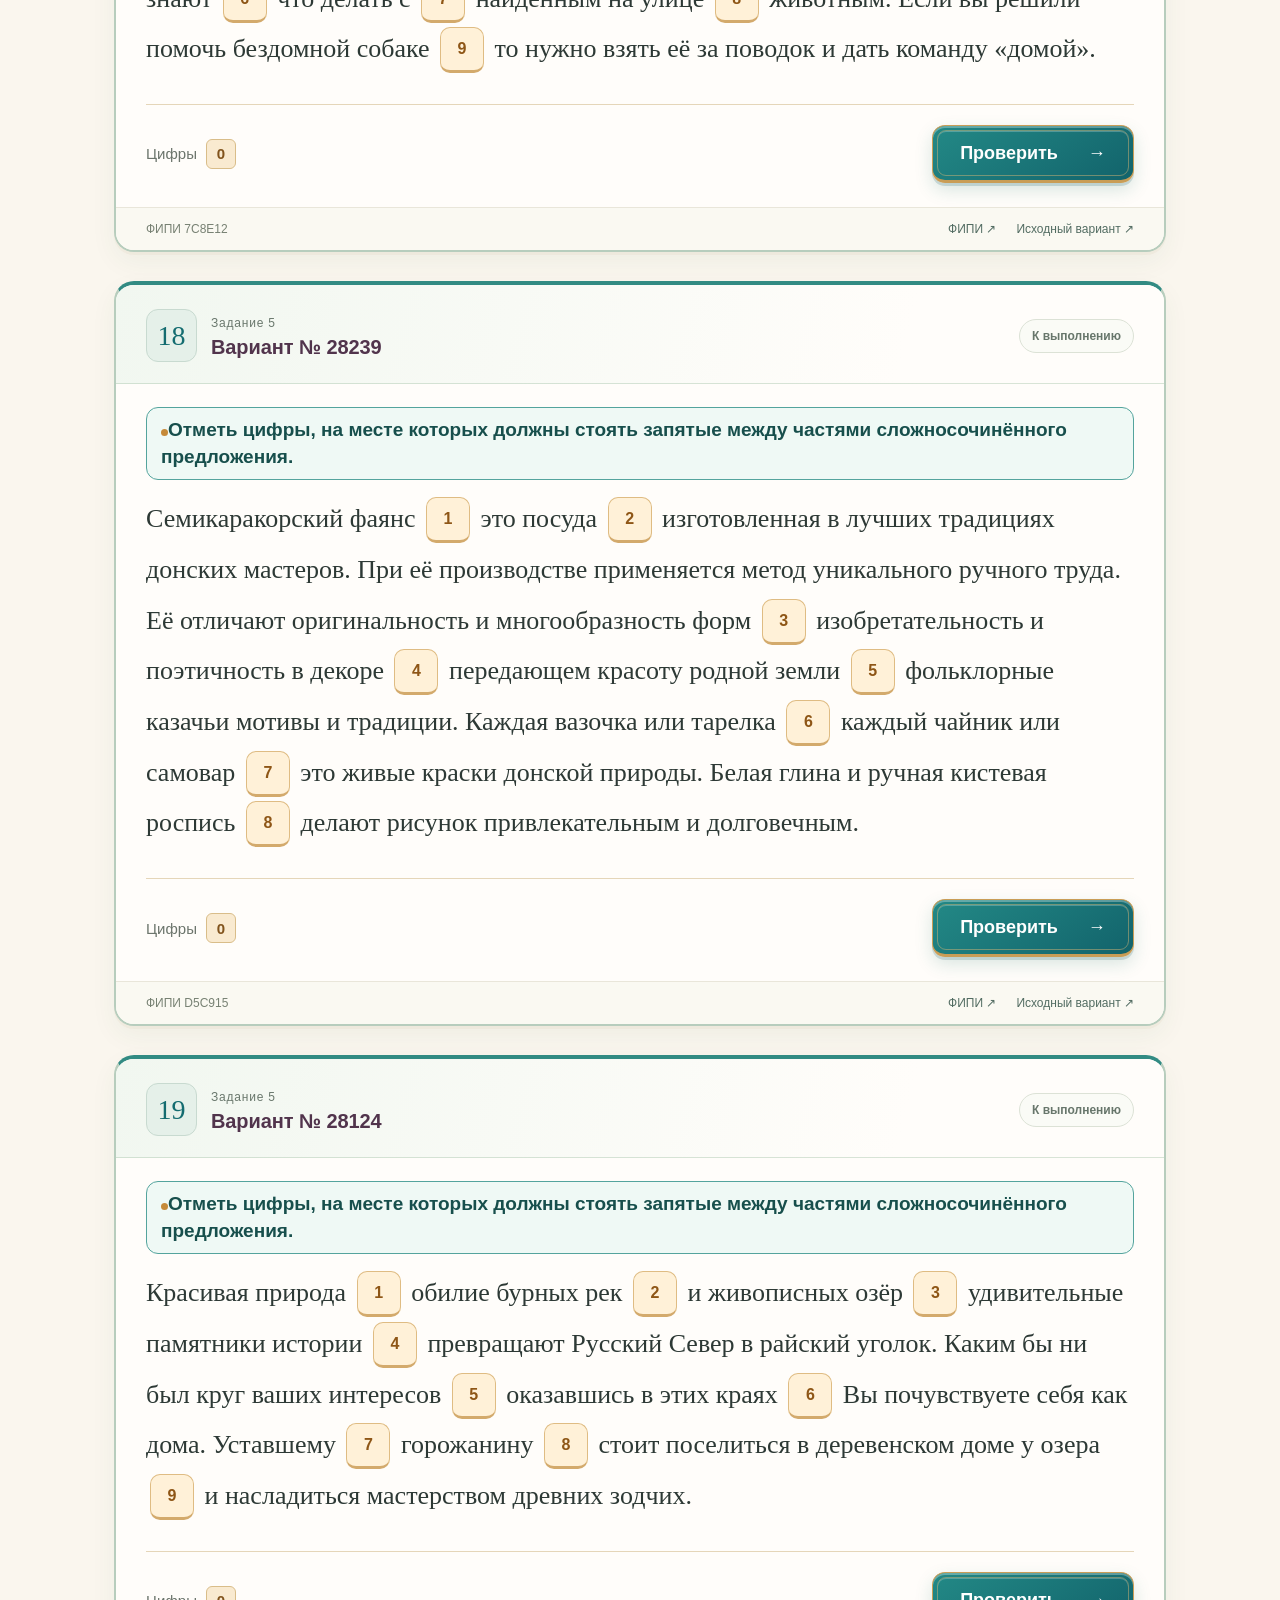
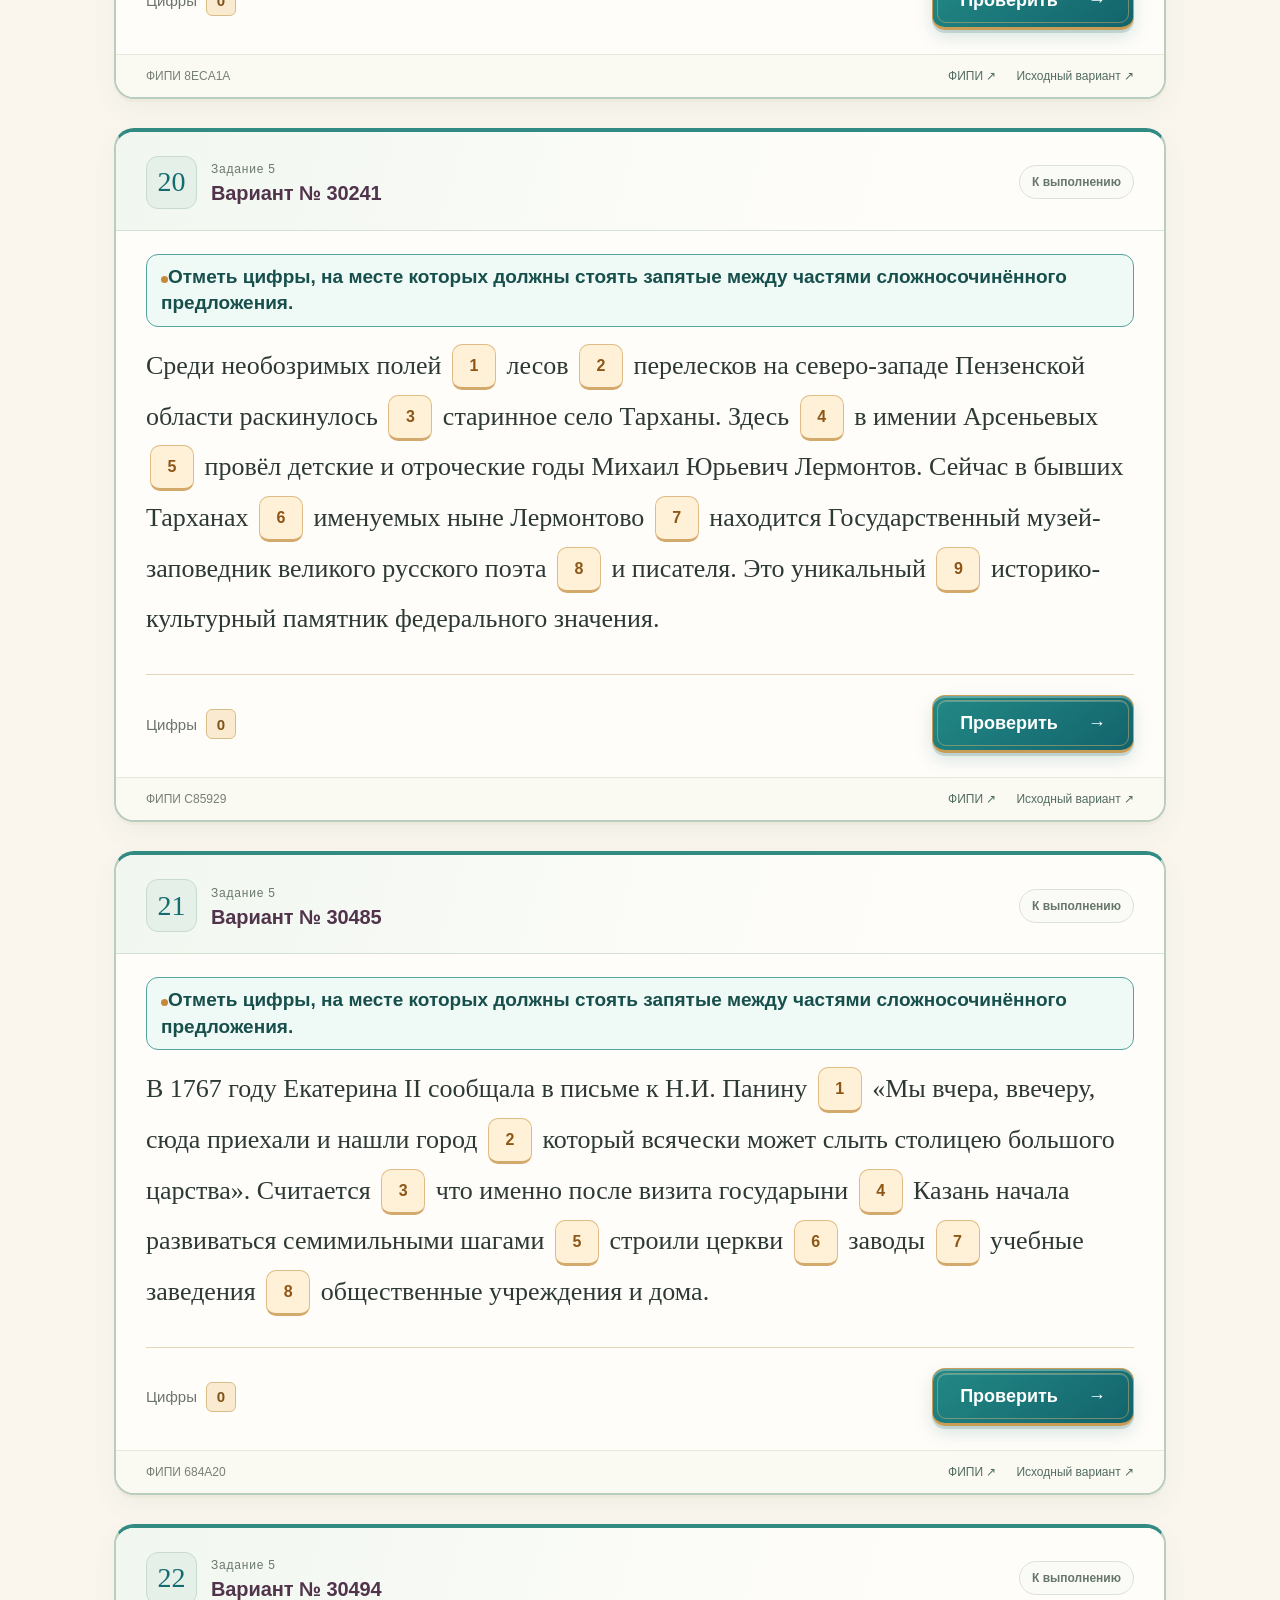
<file: topics/ssp.html>
<!doctype html>
<html lang="ru">
<head>
  <meta charset="utf-8">
  <meta name="viewport" content="width=device-width, initial-scale=1">
  <meta name="theme-color" content="#146c70">
  <meta name="description" content="Тренажёр ОГЭ: запятые между частями сложносочинённых предложений. Задания 4 и 5.">
  <title>ОГЭ · Сложносочинённые предложения</title>
  <link rel="stylesheet" href="../styles.css">
  <link rel="stylesheet" href="../site.css">
  <link rel="stylesheet" href="../controls.css">
  <link rel="stylesheet" href="../compact.css">
  <script defer src="../trainers/ssp/data.js"></script>
  <script defer src="../trainers/ssp/core.js"></script>
  <script defer src="../trainers/ssp/bases.js"></script>
  <script defer src="../trainers/ssp/app.js"></script>
  <link rel="stylesheet" href="../trainers/ssp/styles.css">
  <script defer src="../trainers/ssp/panel.js"></script>
</head>
<body data-page="ssp">
  <a class="skip" href="#cards">К заданиям</a>
  <header class="masthead"><div class="brand"><span class="brand-mark" aria-hidden="true">;</span><span>Русский язык<span class="brand-divider">/</span>ОГЭ</span></div><span id="save-status" role="status" class="save-status">Прогресс сохраняется автоматически</span></header>
  <div class="control-shell"><div class="control-panel"><nav class="trainer-return" aria-label="Навигация сайта"><a class="portal-back portal-home-button" href="../index.html"><svg class="home-icon" viewBox="0 0 24 24" aria-hidden="true"><path d="M3 10.5 12 3l9 7.5M5.5 9v11h5v-6h3v6h5V9"/></svg> На главную</a><span class="trainer-breadcrumb">Запятые ОГЭ <span aria-hidden="true">/</span> Сложносочинённые предложения</span></nav>
    <nav id="sections" class="sections" aria-label="Разделы"><button data-task="5" class="section active" aria-current="page">Задание 5 <span id="count-5" class="count">51</span></button><button data-task="4" class="section">Задание 4 <span id="count-4" class="count">14</span></button></nav>
    <div class="compact-progress"><div><span>Пройдено</span><strong id="done-total">0 / 65</strong></div><progress id="progress" value="0" max="65" aria-label="Пройдено вариантов"></progress></div>
    <details class="actions-menu" id="actions-menu" open><summary class="actions-toggle" id="actions-toggle" aria-controls="panel-command-list" aria-expanded="true">Действия <svg class="actions-chevron" viewBox="0 0 16 16" aria-hidden="true"><path d="m4 6 4 4 4-4"/></svg></summary><div class="panel-actions" id="panel-command-list"><button id="resume" class="button quiet continue-button"><span id="resume-label">Продолжить</span><svg class="continue-icon" viewBox="0 0 20 20" aria-hidden="true"><path d="M3 10h13m-5-5 5 5-5 5"/></svg></button><button id="journal-open" class="button quiet">Журнал <span id="error-count" class="count coral-count">0</span></button><button id="repeat-errors" class="button quiet">Повторить ошибки</button><button id="reset" class="button quiet reset-button" aria-label="Сбросить прохождение">Сброс</button></div></details>
  </div></div>
  <main id="main">
    <div class="page-heading"><div><span class="eyebrow">СЛОЖНОСОЧИНЁННЫЕ ПРЕДЛОЖЕНИЯ</span><h1><span>Сложносочинённые предложения</span></h1><p>Отметь цифры, на месте которых должны стоять запятые между частями сложносочинённого предложения.</p></div></div>
    <p id="resume-status" class="resume-status" role="status" tabindex="-1" hidden>Все варианты пройдены</p>
    <div class="practice-guide"><span class="guide-item"><span class="position-example">1</span> границы частей ССП</span><span class="guide-hint">Повторное нажатие отменяет выбор</span></div>
    <p id="migration-note" class="migration-note" hidden></p>
    <p class="method-note">Если подходящих позиций нет, оставь цифры невыбранными.</p>
    <section class="feed" aria-labelledby="section-title">
      <div class="feed-heading"><div><span class="eyebrow" id="section-kicker">ПУНКТУАЦИОННЫЕ ПРАВИЛА</span><h2 id="section-title">Задание 5</h2></div><dl class="scores"><div><dt>Запятые</dt><dd id="comma-score">0 / 0</dd></div><div class="scores-caption">вариантов верно / проверено</div></dl></div>
      <div class="toolbar"><div class="filters" role="group" aria-label="Фильтр карточек"><button data-filter="all" class="filter active" aria-pressed="true">Все варианты</button><button data-filter="pending" class="filter" aria-pressed="false">Не завершены</button><button data-filter="mistakes" class="filter" aria-pressed="false">С ошибками</button></div><label class="search"><span aria-hidden="true">⌕</span><input id="search" type="search" placeholder="Текст или номер варианта" aria-label="Поиск по тексту или номеру варианта"></label></div>
      <div class="feed-caption"><span id="feed-count" role="status"></span><span id="section-description">Один вариант — одна карточка</span></div>
      <div id="cards" tabindex="-1"><p>Загрузка заданий…</p></div><button id="back-top" class="button quiet back-top">↑ К началу раздела</button>
    </section>
    <footer class="footer"><span>ОГЭ · Сложносочинённые предложения</span><div><a href="../SSP-REPORT.md" target="_blank" rel="noopener">Источники и отчёт ↗</a><a href="../README.md" target="_blank" rel="noopener">О тренажёре ↗</a></div></footer>
  </main>
  <dialog id="journal" aria-labelledby="journal-title"><div class="dialog-head"><div><span class="eyebrow">ИСТОРИЯ ПРАКТИКИ</span><h2 id="journal-title">Журнал ошибок</h2></div><button id="journal-close" class="icon-button" aria-label="Закрыть журнал">×</button></div><p class="muted">Лишний выбор и пропуски сохраняются с контекстом. История остаётся после исправления.</p><div class="journal-tools"><button id="retry-all" class="button primary">Повторить ошибки</button><button id="export-journal" class="button secondary">Скачать журнал</button></div><div id="journal-list"></div></dialog>
  <dialog id="reset-dialog" aria-labelledby="reset-title"><h2 id="reset-title">Начать заново?</h2><p>Выбранные ответы, результаты и журнал текущего прохождения будут очищены.</p><div class="dialog-actions"><button id="reset-cancel" class="button secondary">Отмена</button><button id="reset-confirm" class="button danger">Начать заново</button></div></dialog>
  <noscript>Для работы тренажёра включите JavaScript. Подключение к интернету не требуется.</noscript>
</body>
</html>
</file>
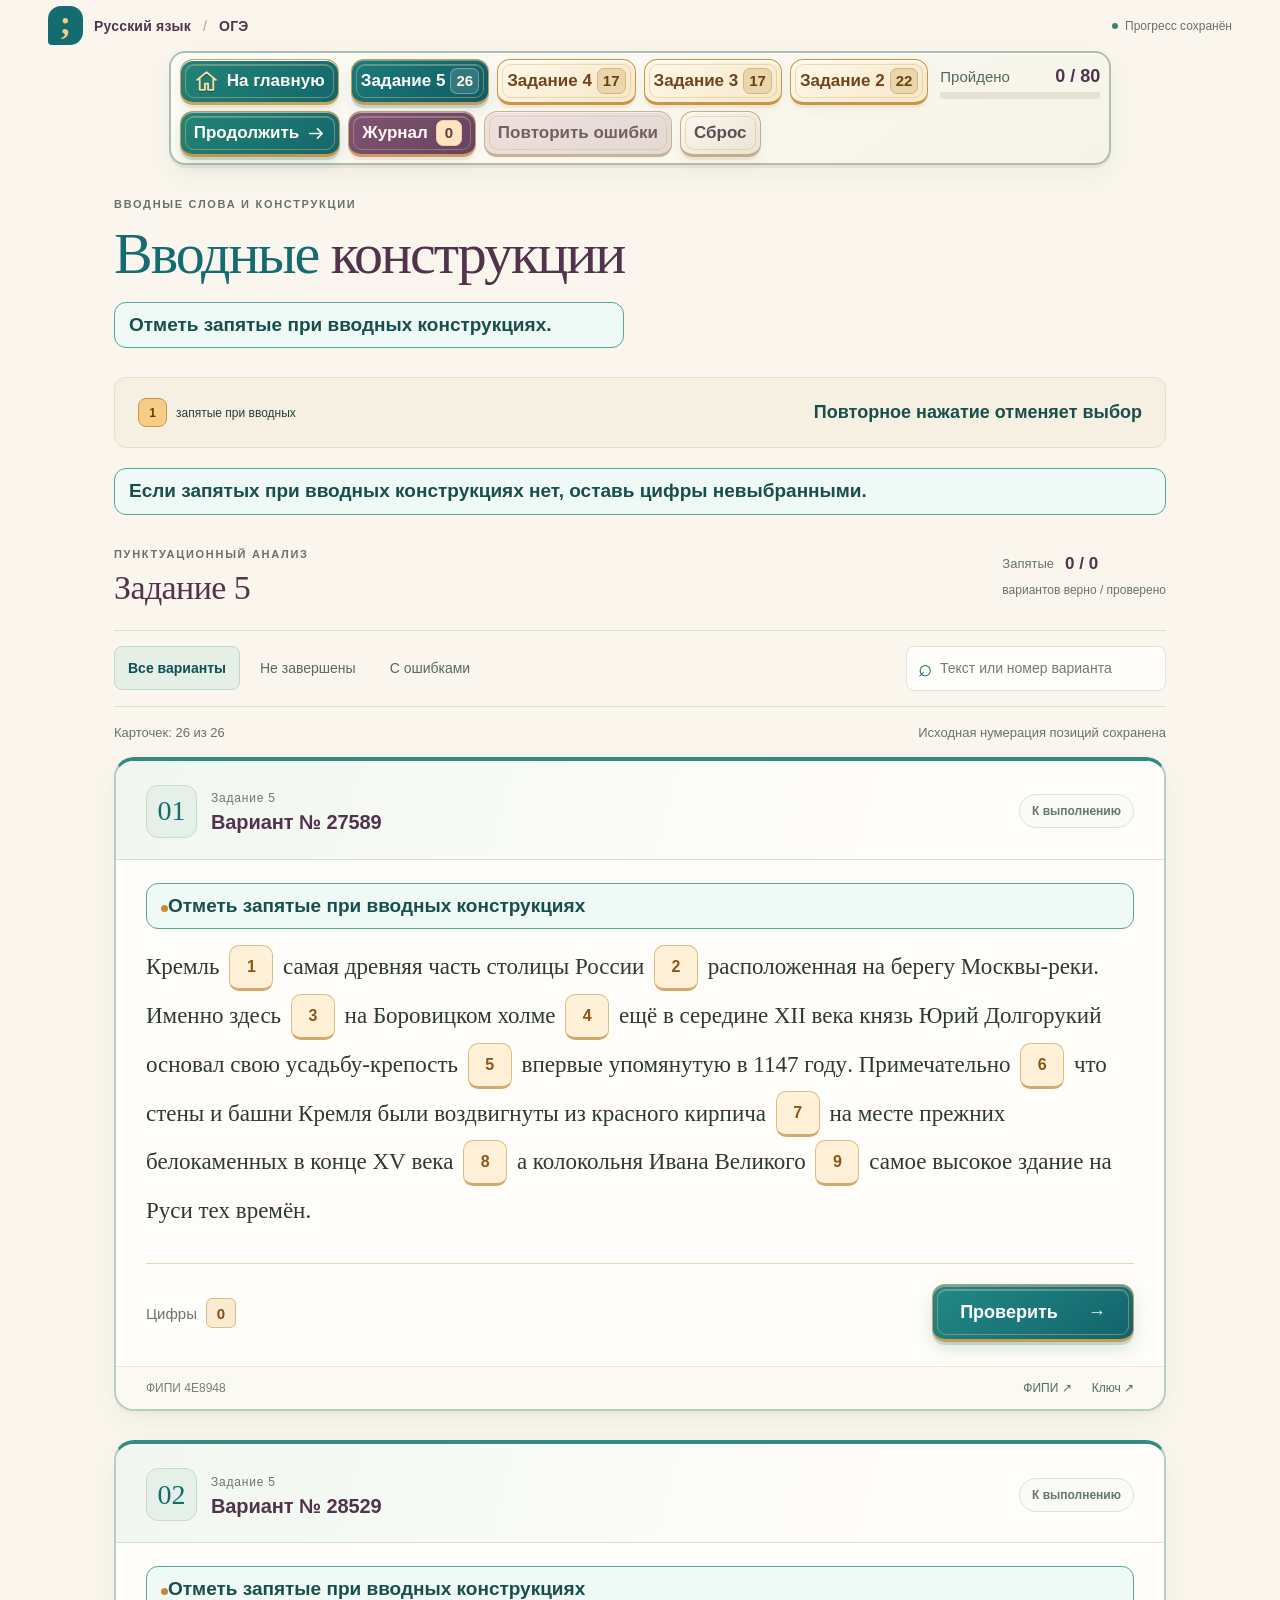
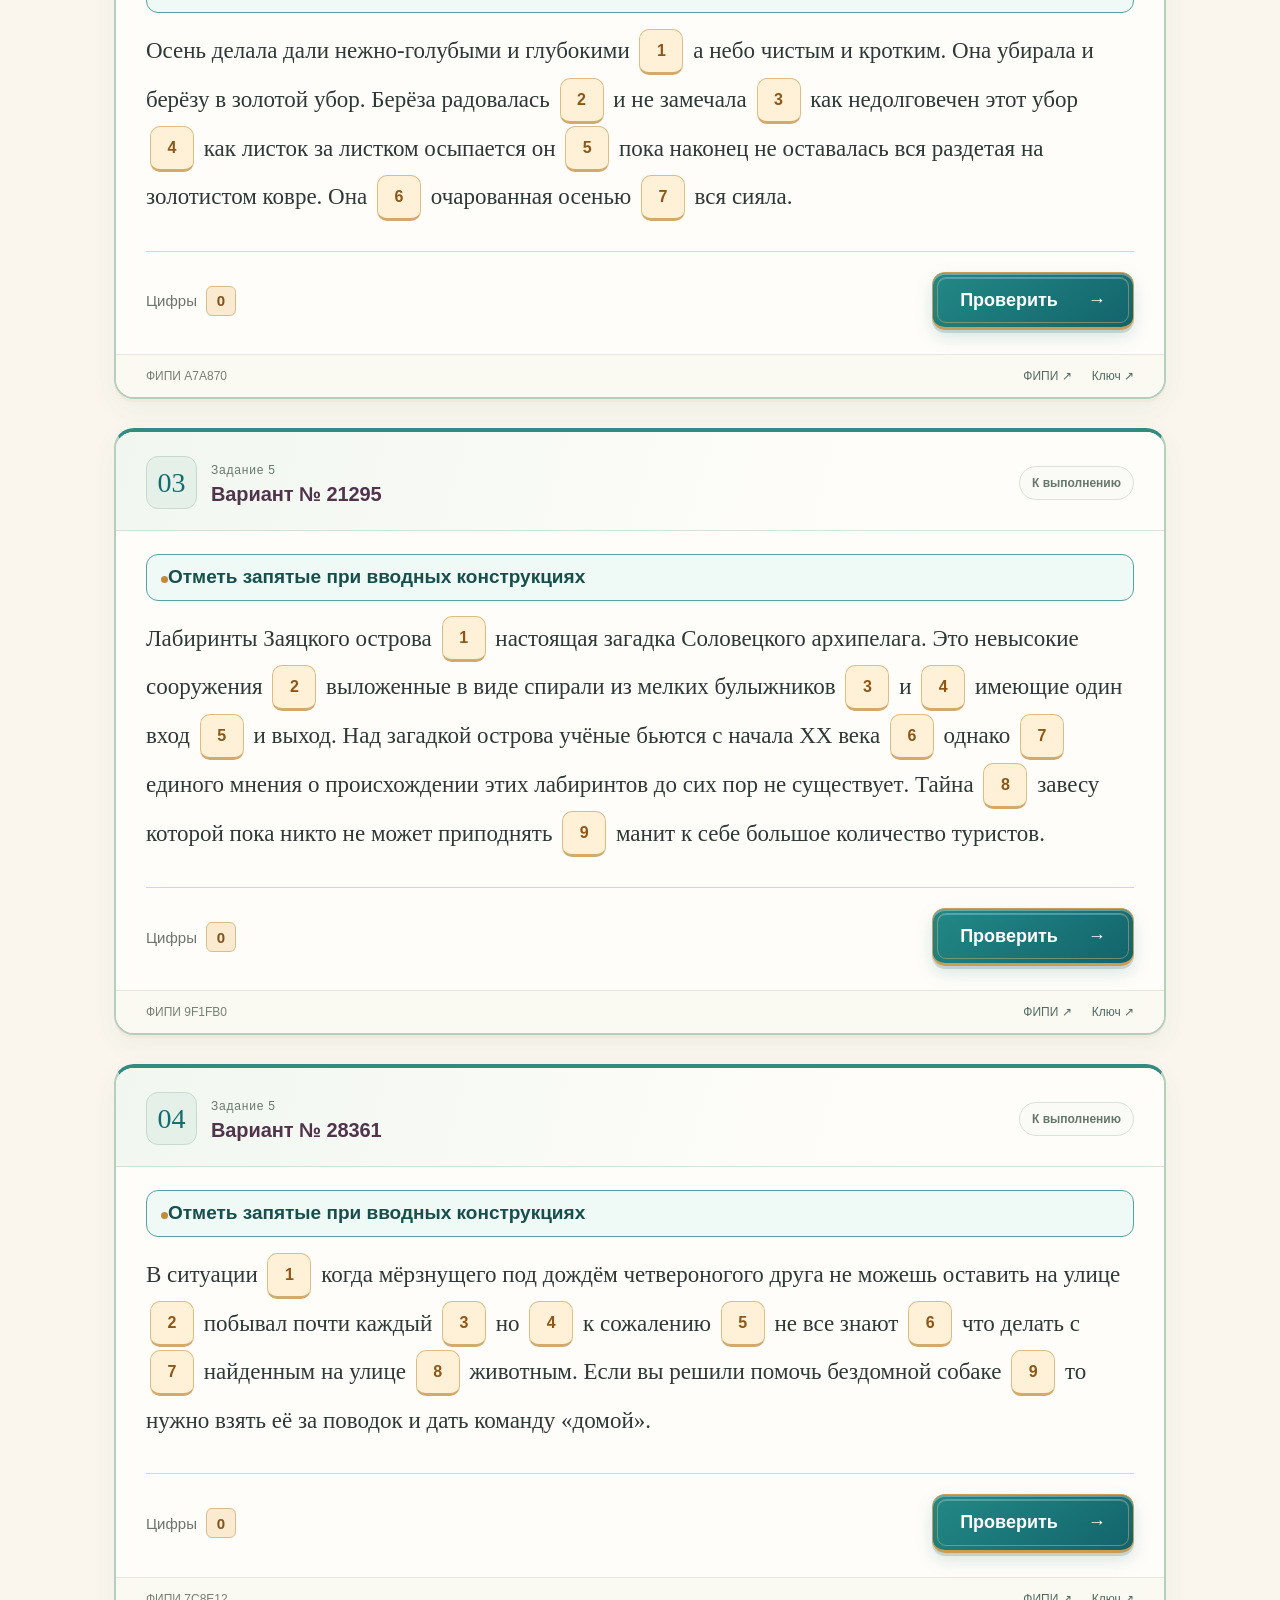
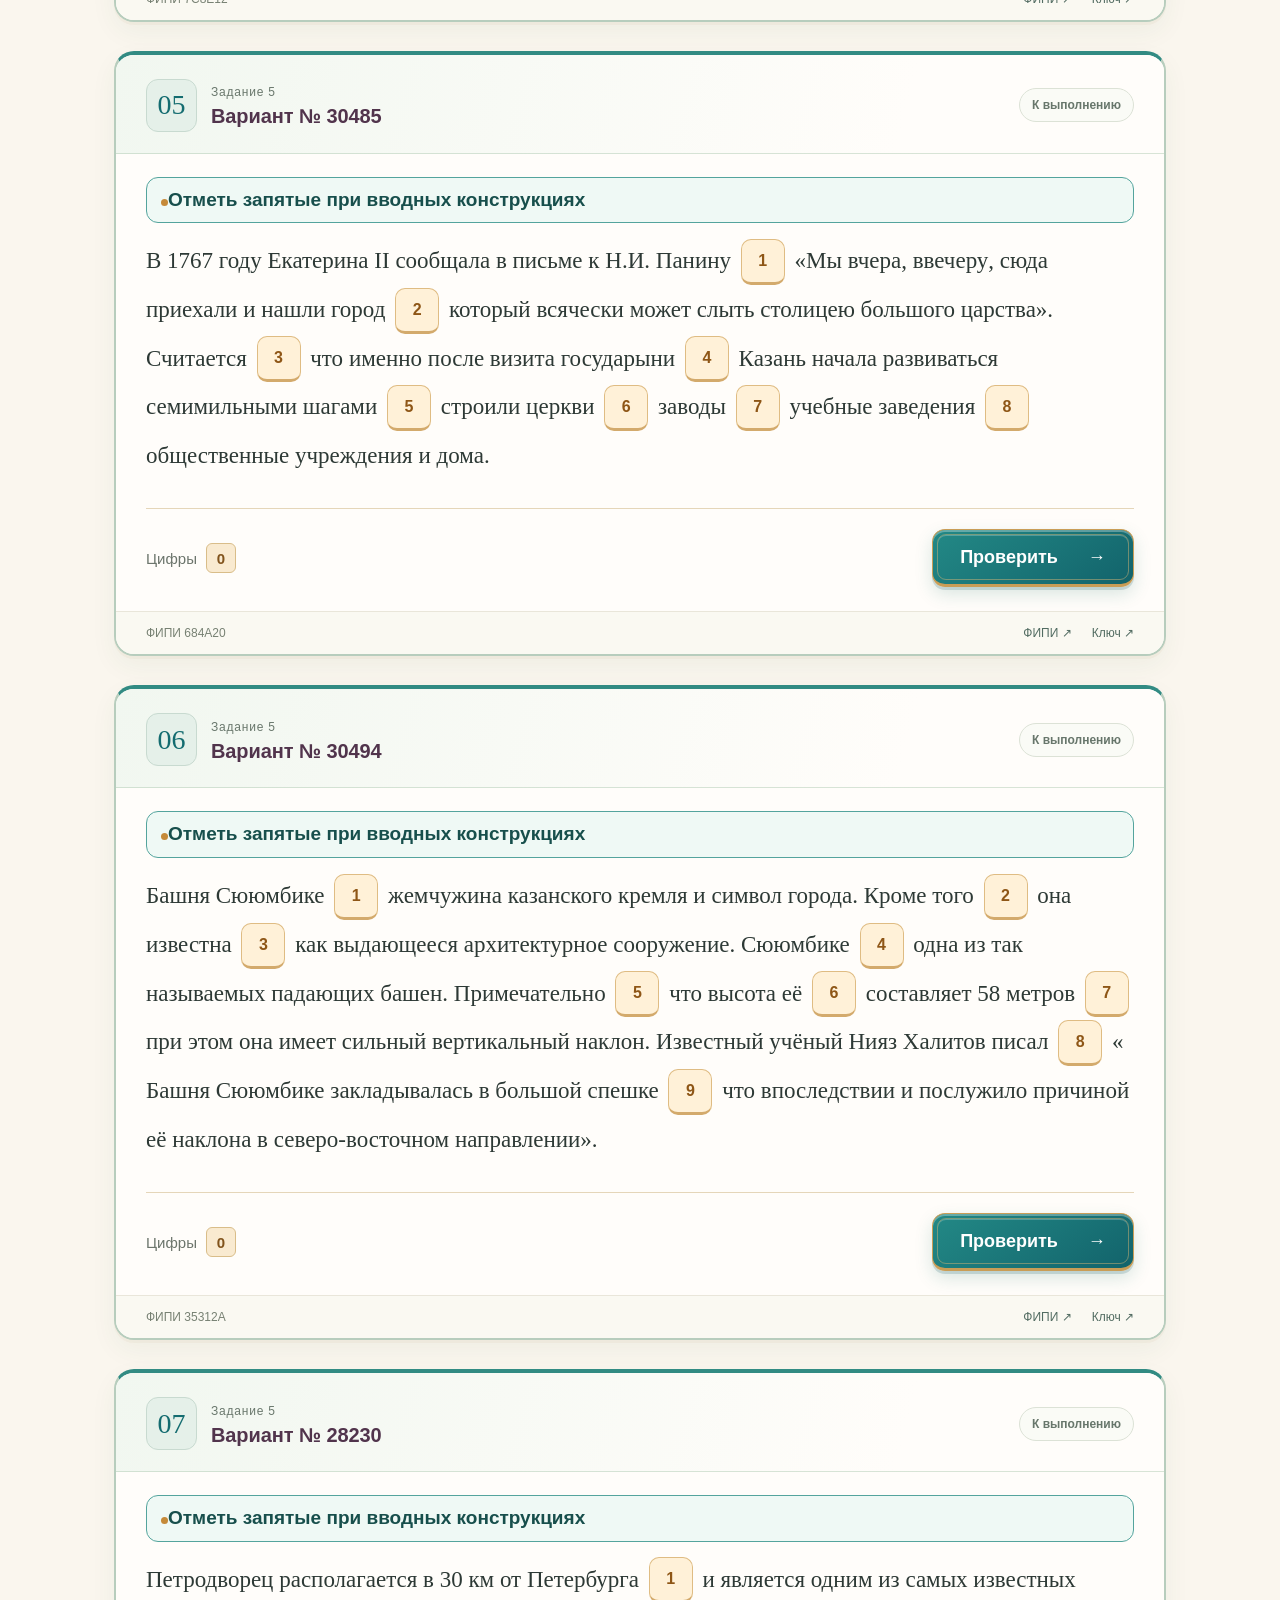
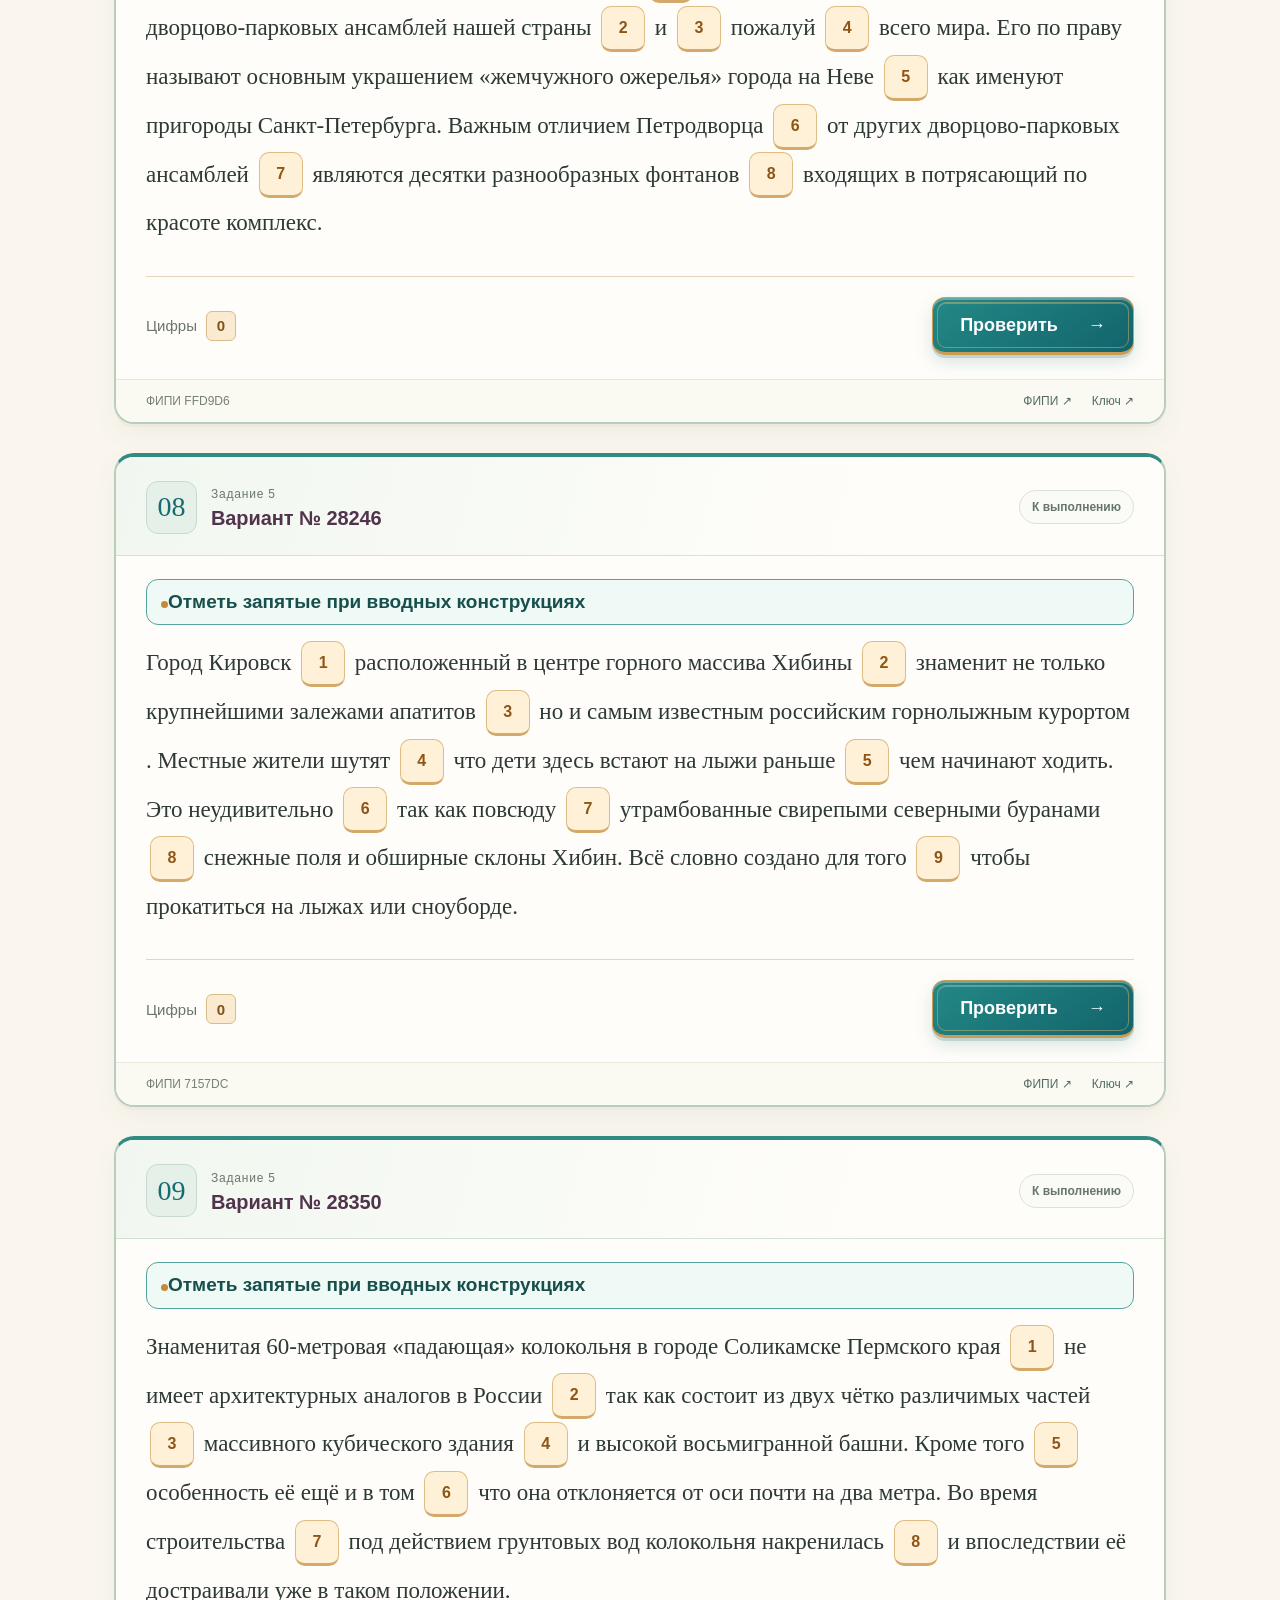
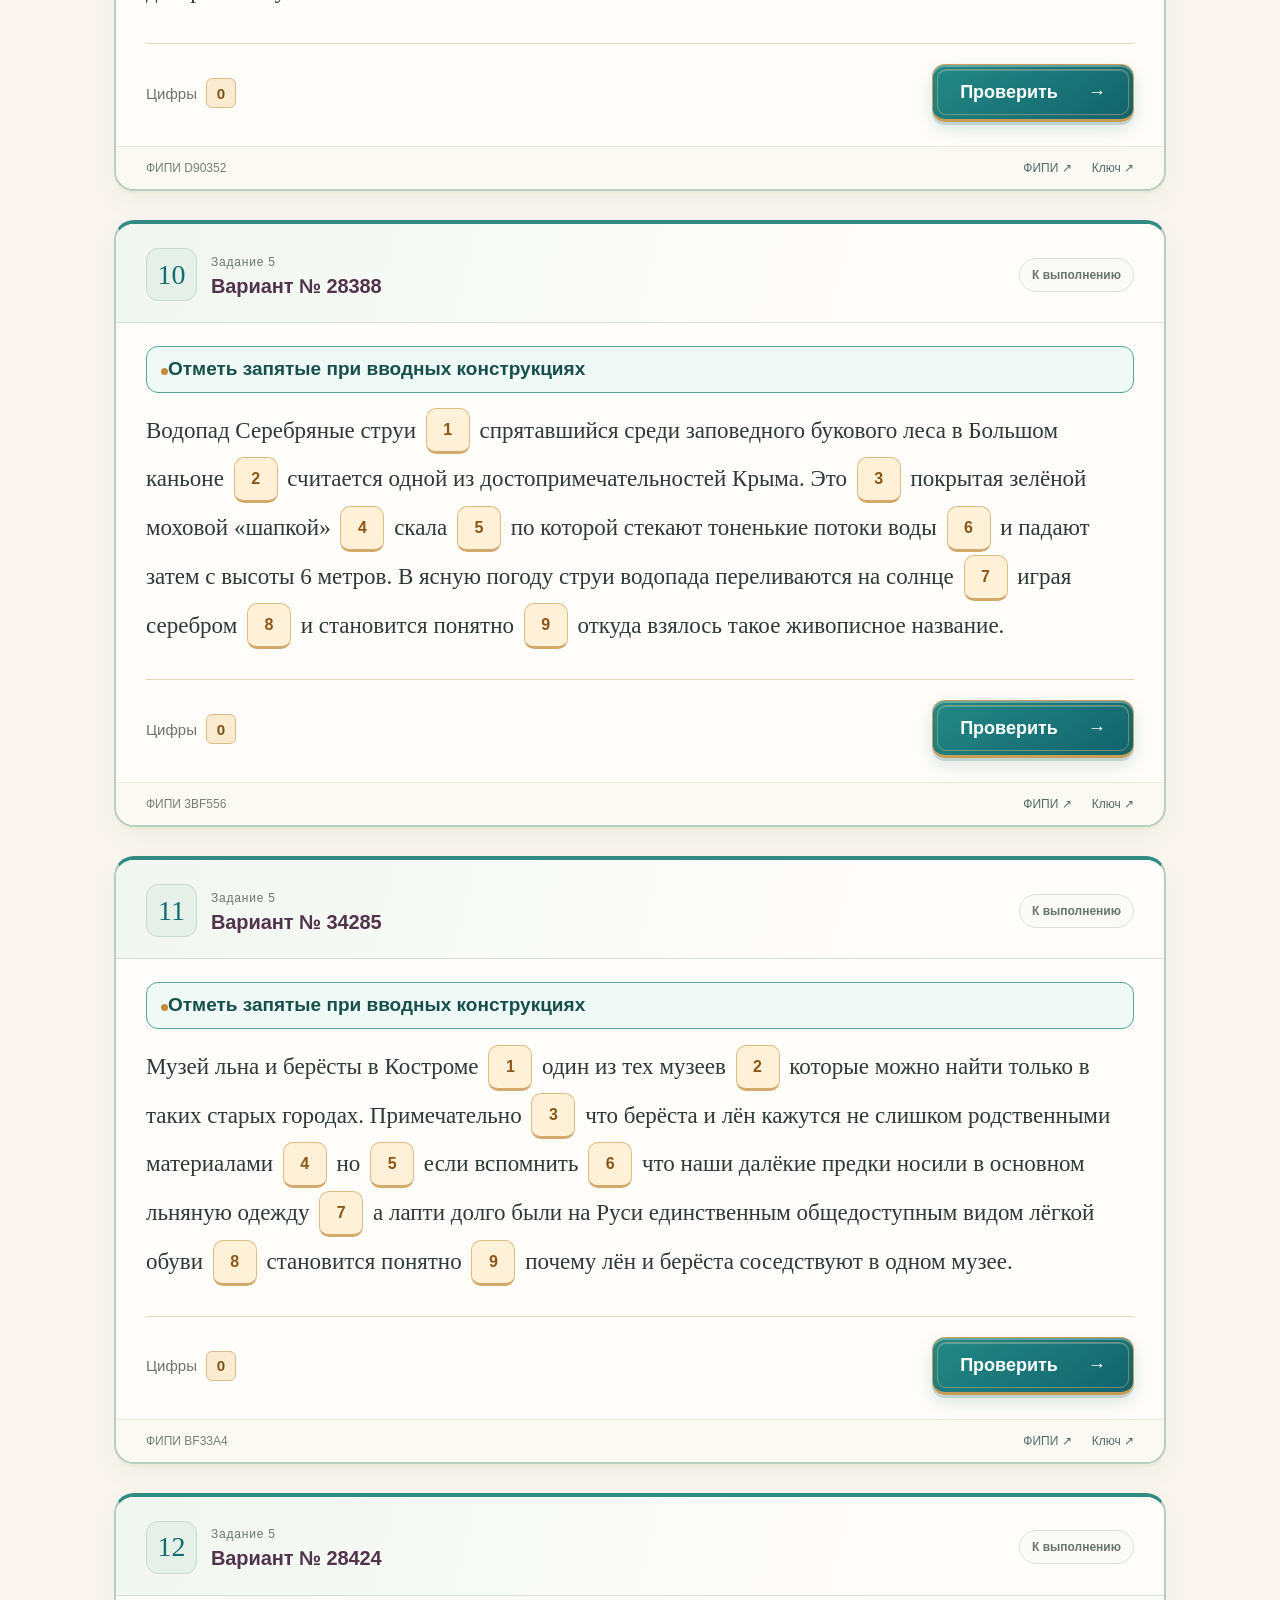
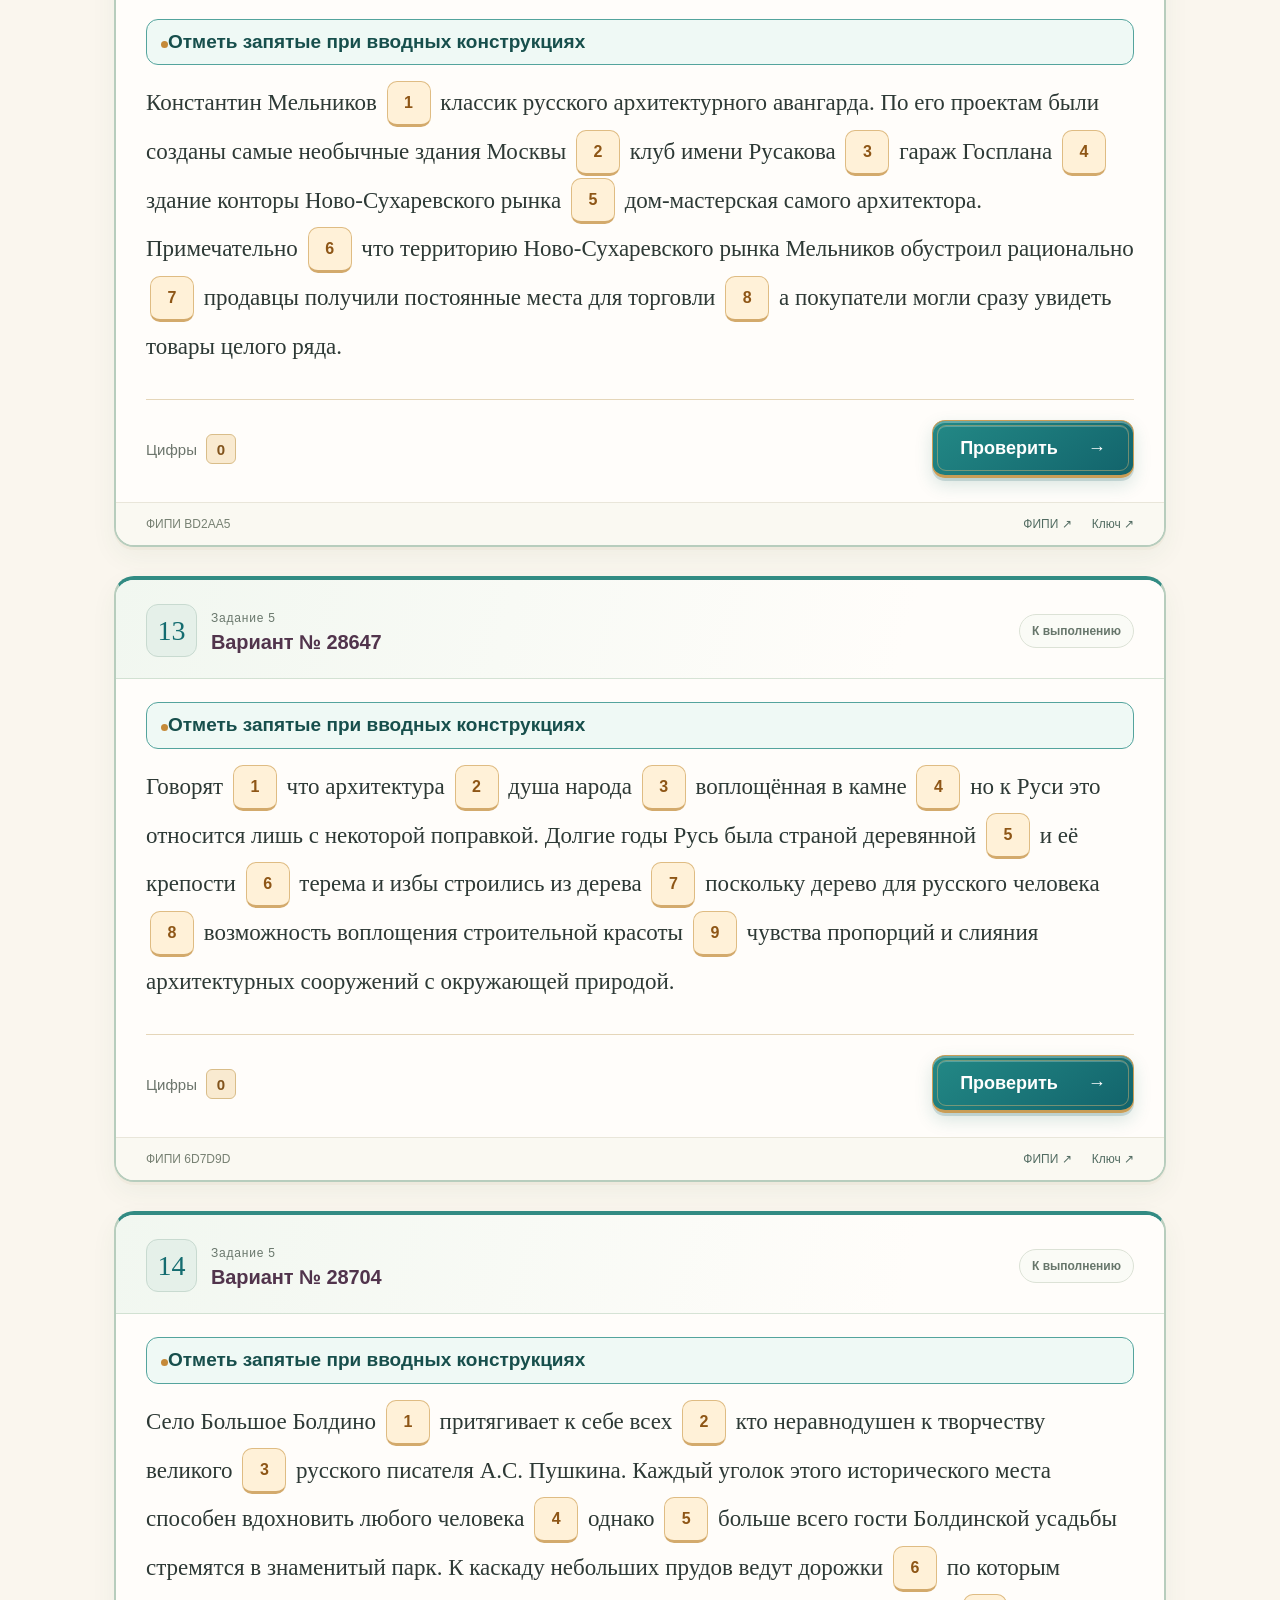
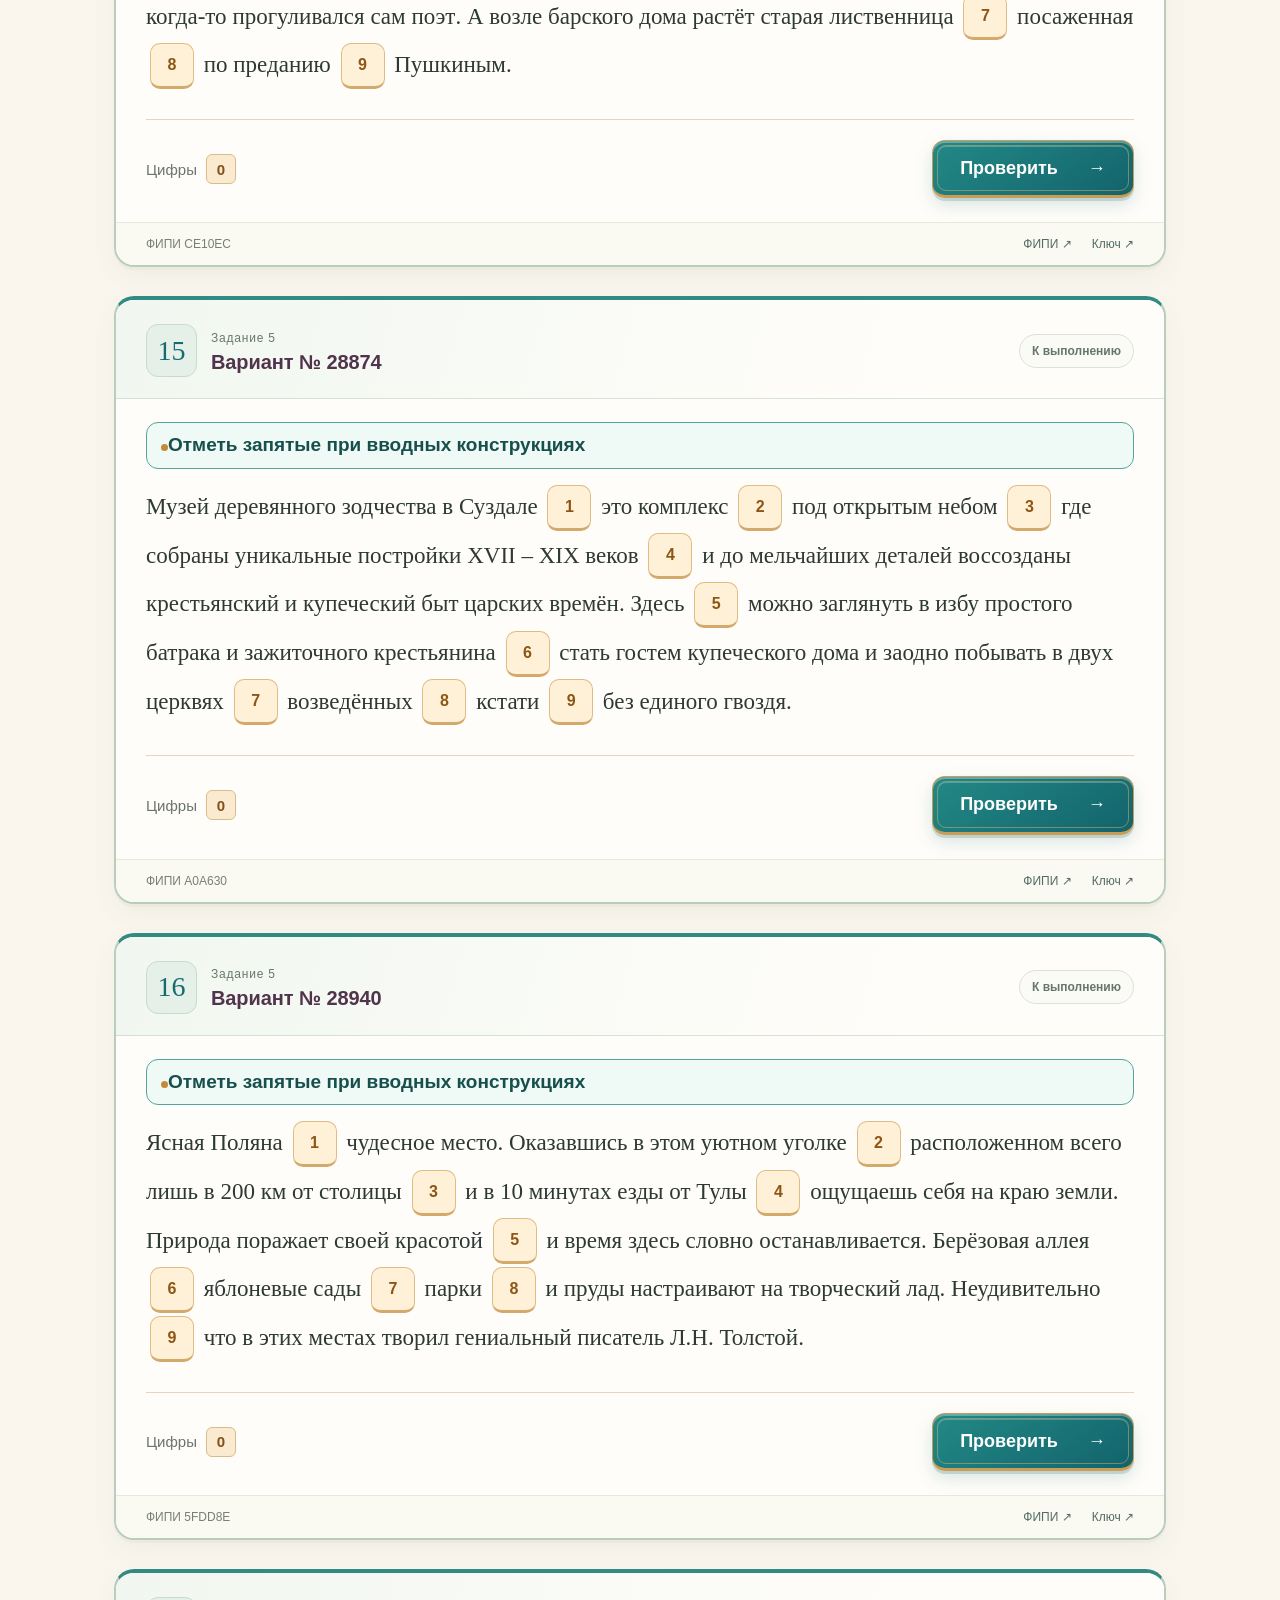
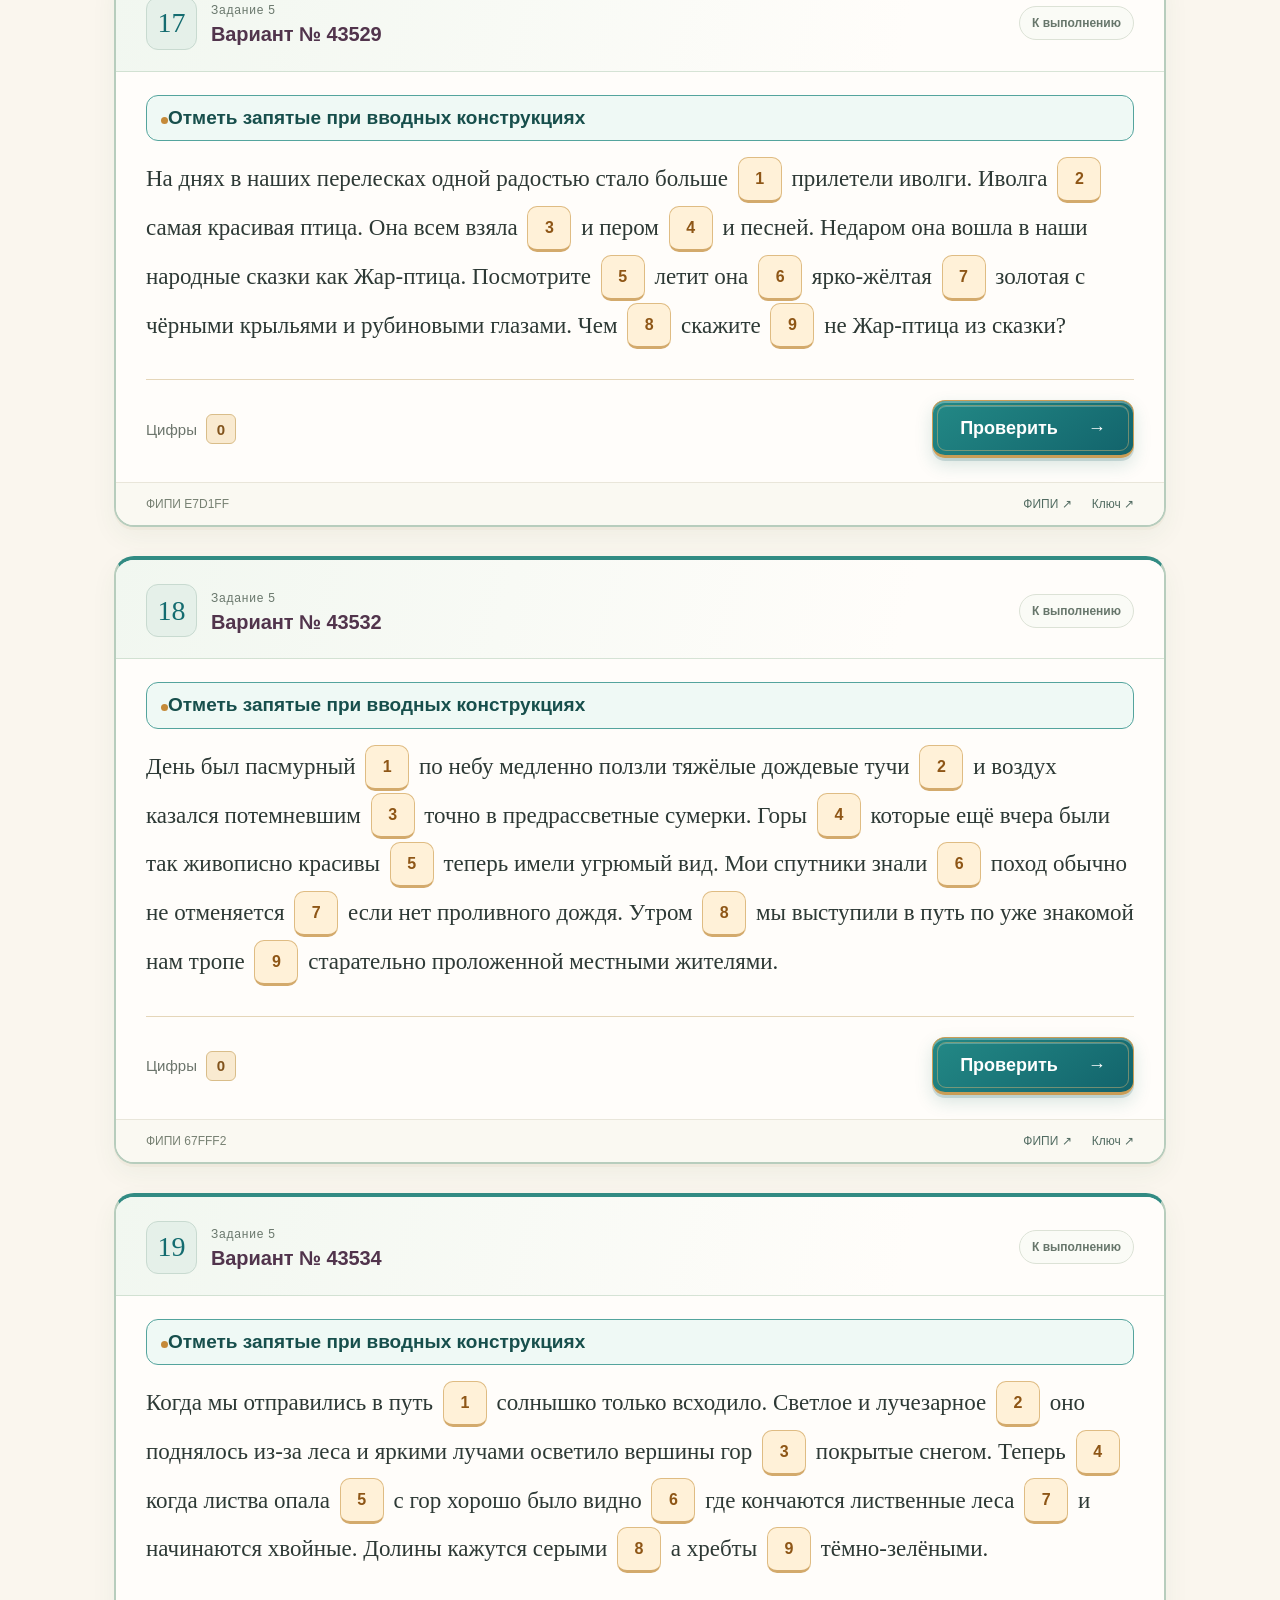
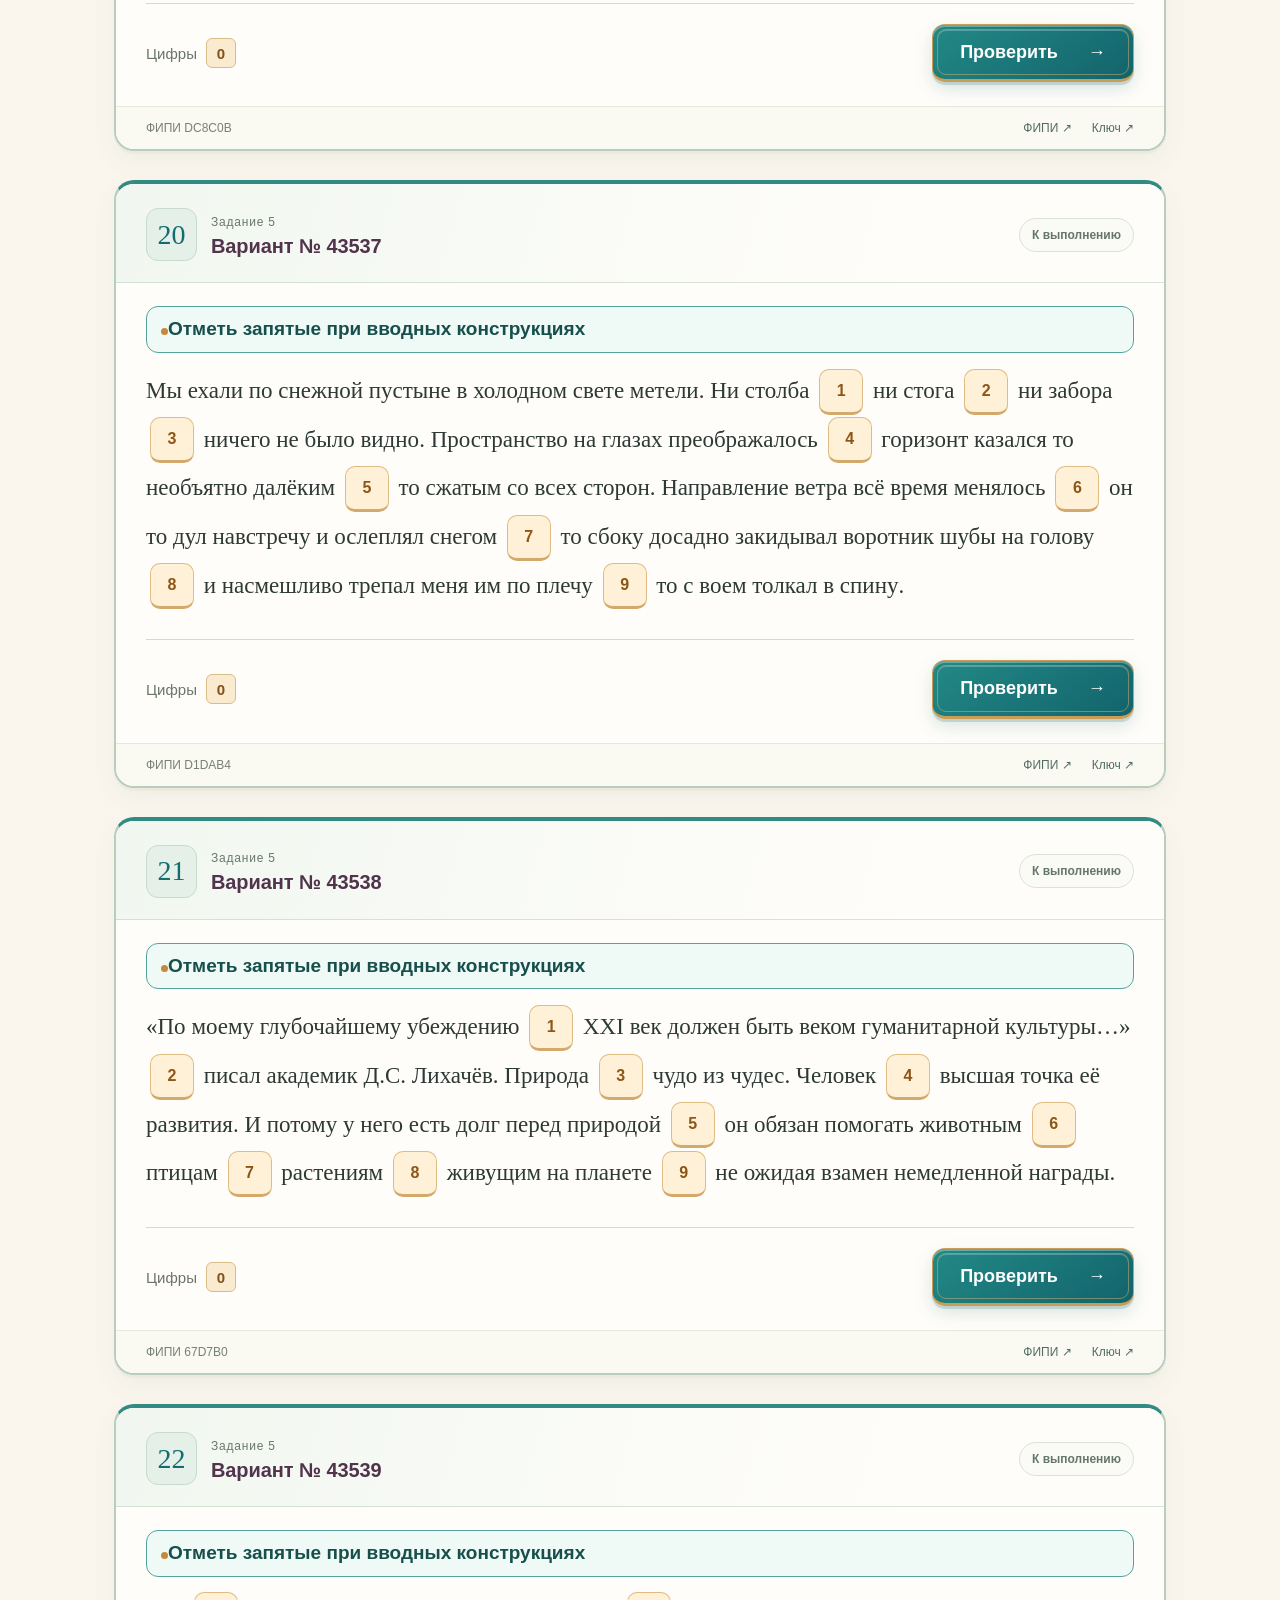
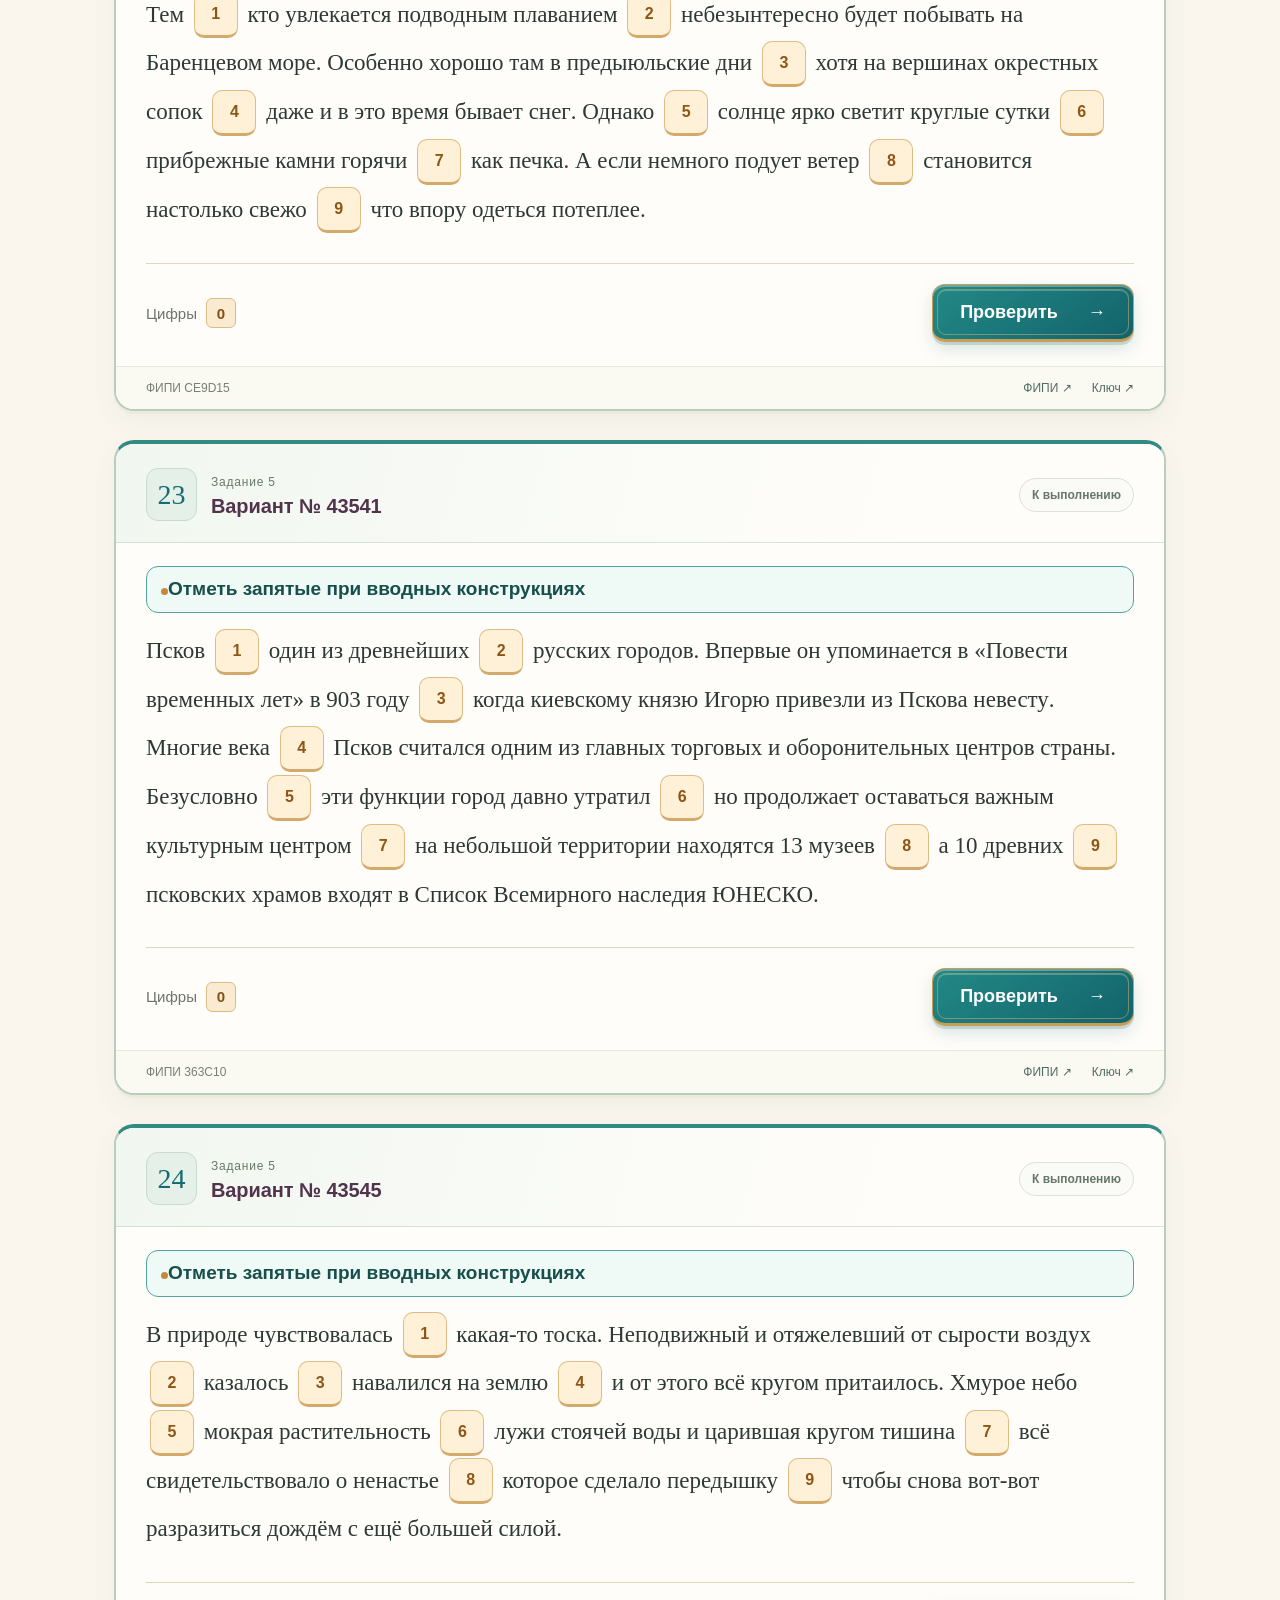
<file: topics/vvodnye.html>
<!doctype html>
<html lang="ru">
<head>
  <meta charset="utf-8">
  <meta name="viewport" content="width=device-width, initial-scale=1">
  <meta name="theme-color" content="#146c70">
  <meta name="description" content="Тренажёр ОГЭ: вводные слова и конструкции, запятые при них и отличие от членов предложения. Задания 2–5.">
  <title>ОГЭ · Вводные конструкции</title>
  <link rel="stylesheet" href="../styles.css">
  <link rel="stylesheet" href="../site.css">
  <link rel="stylesheet" href="../controls.css">
  <link rel="stylesheet" href="../compact.css">
  <script defer src="../trainers/vvodnye/data.js"></script>
  <script defer src="../trainers/vvodnye/core.js"></script>
  <script defer src="../trainers/vvodnye/app.js"></script>
  <link rel="stylesheet" href="../trainers/vvodnye/styles.css">
  <script defer src="../panel.js"></script>
</head>
<body data-page="vvodnye">
  <a class="skip" href="#cards">К заданиям</a>
  <header class="masthead"><div class="brand"><span class="brand-mark" aria-hidden="true">;</span><span>Русский язык<span class="brand-divider">/</span>ОГЭ</span></div><span id="save-status" role="status" class="save-status">Прогресс сохраняется автоматически</span></header>
  <div class="control-shell"><div class="control-panel"><nav class="trainer-return" aria-label="Навигация сайта"><a class="portal-back portal-home-button" href="../index.html"><svg class="home-icon" viewBox="0 0 24 24" aria-hidden="true"><path d="M3 10.5 12 3l9 7.5M5.5 9v11h5v-6h3v6h5V9"/></svg> На главную</a><span class="trainer-breadcrumb">Запятые ОГЭ <span aria-hidden="true">/</span> Вводные</span></nav>
    <nav id="sections" class="sections" aria-label="Разделы"><button data-task="5" class="section active" aria-current="page">Задание 5 <span id="count-5" class="count">26</span></button><button data-task="4" class="section">Задание 4 <span id="count-4" class="count">17</span></button><button data-task="3" class="section">Задание 3 <span id="count-3" class="count">17</span></button><button data-task="2" class="section">Задание 2 <span id="count-2" class="count">22</span></button></nav>
    <div class="compact-progress"><div><span>Пройдено</span><strong id="done-total">0 / 80</strong></div><progress id="progress" value="0" max="80" aria-label="Пройдено вариантов"></progress></div>
    <details class="actions-menu" id="actions-menu" open><summary class="actions-toggle" id="actions-toggle" aria-controls="panel-command-list" aria-expanded="true">Действия <svg class="actions-chevron" viewBox="0 0 16 16" aria-hidden="true"><path d="m4 6 4 4 4-4"/></svg></summary><div class="panel-actions" id="panel-command-list"><button id="resume" class="button quiet continue-button"><span id="resume-label">Продолжить</span><svg class="continue-icon" viewBox="0 0 20 20" aria-hidden="true"><path d="M3 10h13m-5-5 5 5-5 5"/></svg></button><button id="journal-open" class="button quiet">Журнал <span id="error-count" class="count coral-count">0</span></button><button id="repeat-errors" class="button quiet">Повторить ошибки</button><button id="reset" class="button quiet reset-button" aria-label="Сбросить прохождение">Сброс</button></div></details>
  </div></div>
  <main id="main">
    <div class="page-heading"><div><span class="eyebrow">ВВОДНЫЕ СЛОВА И КОНСТРУКЦИИ</span><h1><span>Вводные</span> конструкции</h1><p>Отметь запятые при вводных конструкциях.</p></div></div>
    <p id="resume-status" class="resume-status" role="status" tabindex="-1" hidden>Все варианты пройдены</p>
    <div class="practice-guide"><span class="guide-item"><span class="position-example">1</span> запятые при вводных</span><span class="guide-hint">Повторное нажатие отменяет выбор</span></div>
    <p id="migration-note" class="migration-note" hidden></p>
    <p class="method-note">Если запятых при вводных конструкциях нет, оставь цифры невыбранными.</p>
    <section class="feed" aria-labelledby="section-title">
      <div class="feed-heading"><div><span class="eyebrow" id="section-kicker">ПУНКТУАЦИОННЫЙ АНАЛИЗ</span><h2 id="section-title">Задание 5</h2></div><dl class="scores"><div><dt>Запятые</dt><dd id="comma-score">0 / 0</dd></div><div class="scores-caption">вариантов верно / проверено</div></dl></div>
      <div class="toolbar"><div class="filters" role="group" aria-label="Фильтр карточек"><button data-filter="all" class="filter active" aria-pressed="true">Все варианты</button><button data-filter="pending" class="filter" aria-pressed="false">Не завершены</button><button data-filter="mistakes" class="filter" aria-pressed="false">С ошибками</button></div><label class="search"><span aria-hidden="true">⌕</span><input id="search" type="search" placeholder="Текст или номер варианта" aria-label="Поиск по тексту или номеру варианта"></label></div>
      <div class="feed-caption"><span id="feed-count" role="status"></span><span id="section-description">Один вариант — одна карточка</span></div>
      <div id="cards" tabindex="-1"><p>Загрузка заданий…</p></div><button id="back-top" class="button quiet back-top">↑ К началу раздела</button>
    </section>
    <footer class="footer"><span>ОГЭ · Вводные конструкции</span><div><a href="../VVODNYE-REPORT.md" target="_blank" rel="noopener">Источники и отчёт ↗</a><a href="../README.md" target="_blank" rel="noopener">О тренажёре ↗</a></div></footer>
  </main>
  <dialog id="journal" aria-labelledby="journal-title"><div class="dialog-head"><div><span class="eyebrow">ИСТОРИЯ ПРАКТИКИ</span><h2 id="journal-title">Журнал ошибок</h2></div><button id="journal-close" class="icon-button" aria-label="Закрыть журнал">×</button></div><p class="muted">Лишний выбор и пропуски сохраняются с контекстом. История остаётся после исправления.</p><div class="journal-tools"><button id="retry-all" class="button primary">Повторить ошибки</button><button id="export-journal" class="button secondary">Скачать журнал</button></div><div id="journal-list"></div></dialog>
  <dialog id="reset-dialog" aria-labelledby="reset-title"><h2 id="reset-title">Начать заново?</h2><p>Выбранные ответы, результаты и журнал текущего прохождения будут очищены.</p><div class="dialog-actions"><button id="reset-cancel" class="button secondary">Отмена</button><button id="reset-confirm" class="button danger">Начать заново</button></div></dialog>
  <noscript>Для работы тренажёра включите JavaScript. Подключение к интернету не требуется.</noscript>
</body>
</html>
</file>
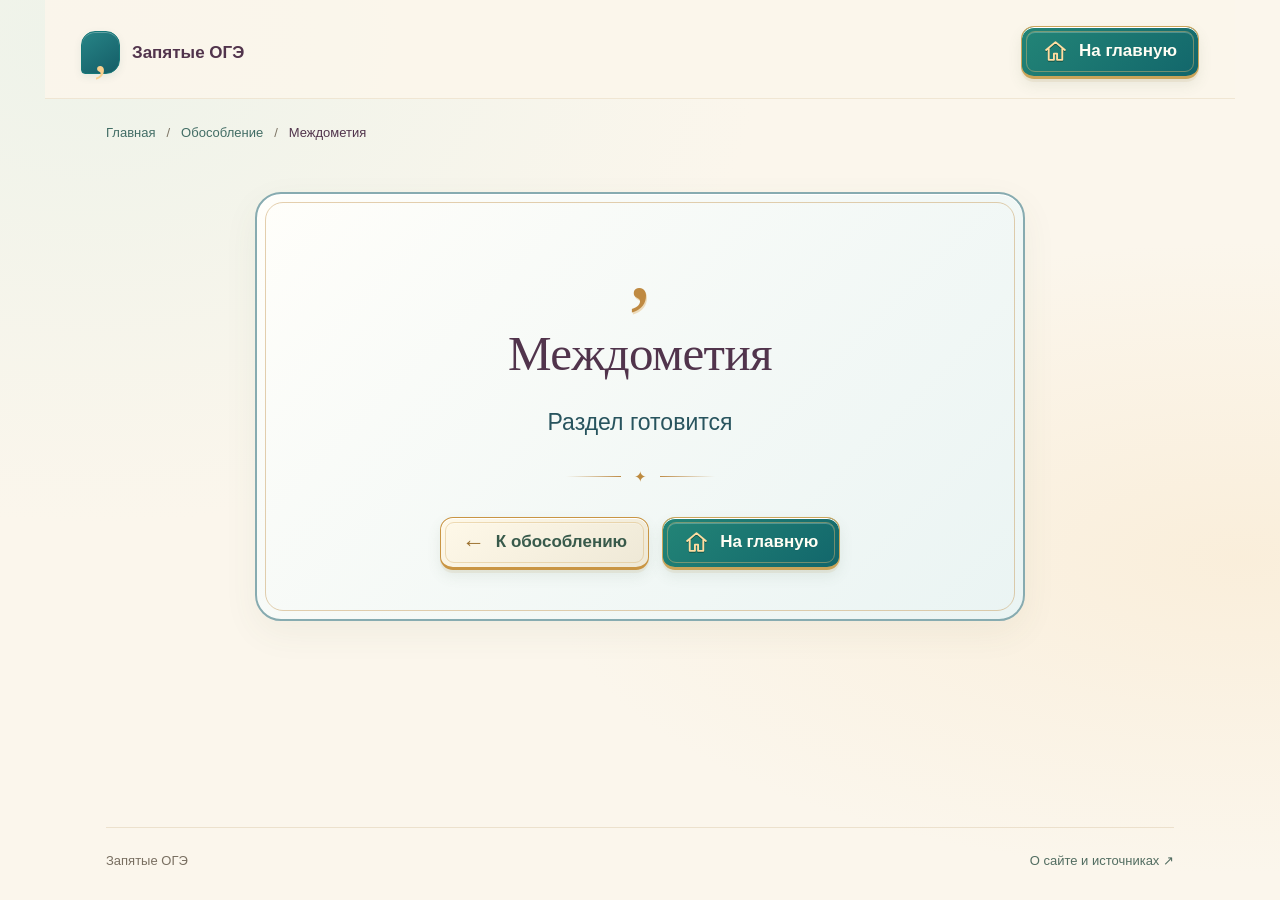
<file: topics/obosoblenie/mezhdometiya.html>
<!doctype html>
<html lang="ru">
<head>
  <meta charset="utf-8">
  <meta name="viewport" content="width=device-width, initial-scale=1">
  <meta name="theme-color" content="#146c70">
  <meta name="description" content="Запятые ОГЭ — выбор пунктуационной темы и интерактивные тренажёры по русскому языку.">
  <title>Междометия · Запятые ОГЭ</title>
  <link rel="stylesheet" href="../../site.css">
  <link rel="stylesheet" href="../../controls.css">
</head>
<body class="site-page" data-page="mezhdometiya">
  <a class="portal-skip" href="#content">К содержимому</a>
  <header class="portal-header"><a class="portal-brand" href="../../index.html" aria-label="Запятые ОГЭ — главная"><span class="portal-brand-mark" aria-hidden="true">,</span><span>Запятые ОГЭ</span></a><a class="portal-back portal-home-button" href="../../index.html"><svg class="home-icon" viewBox="0 0 24 24" aria-hidden="true"><path d="M3 10.5 12 3l9 7.5M5.5 9v11h5v-6h3v6h5V9"/></svg> На главную</a></header>
  <main class="portal-main" id="content">
    <nav class="portal-breadcrumbs" aria-label="Хлебные крошки"><a href="../../index.html">Главная</a><span aria-hidden="true">/</span><a href="../../topics/obosoblenie.html">Обособление</a><span aria-hidden="true">/</span><span aria-current="page">Междометия</span></nav>
    <section class="coming-soon theme-sea" aria-labelledby="topic-title"><span class="coming-ornament" aria-hidden="true">,</span><h1 id="topic-title">Междометия</h1><p class="coming-status">Раздел готовится</p><div class="coming-divider" aria-hidden="true"><span></span><i>✦</i><span></span></div><div class="coming-actions"><a class="portal-back" href="../../topics/obosoblenie.html"><span aria-hidden="true">←</span> К обособлению</a><a class="portal-back portal-home-button" href="../../index.html"><svg class="home-icon" viewBox="0 0 24 24" aria-hidden="true"><path d="M3 10.5 12 3l9 7.5M5.5 9v11h5v-6h3v6h5V9"/></svg> На главную</a></div></section>
  </main>
  <footer class="portal-footer"><span>Запятые ОГЭ</span><a href="../../README.md">О сайте и источниках ↗</a></footer>
</body>
</html>
</file>
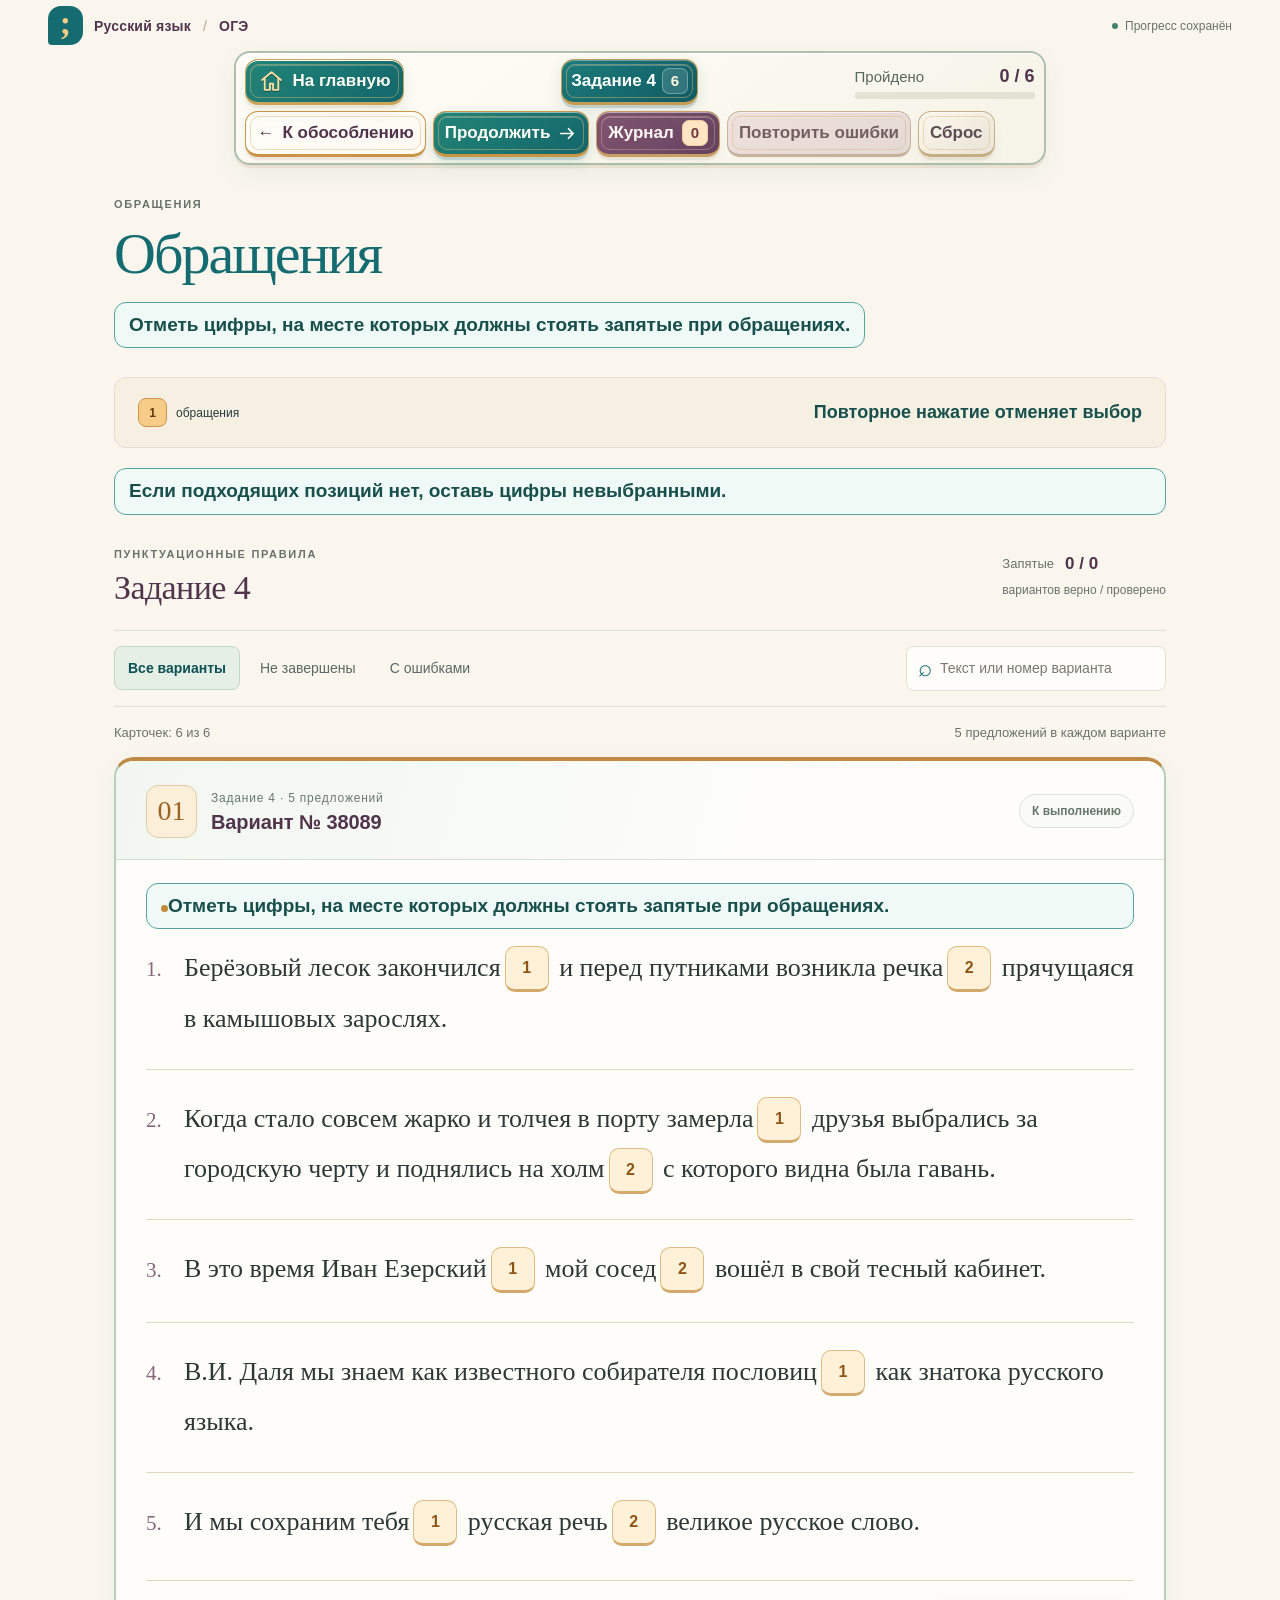
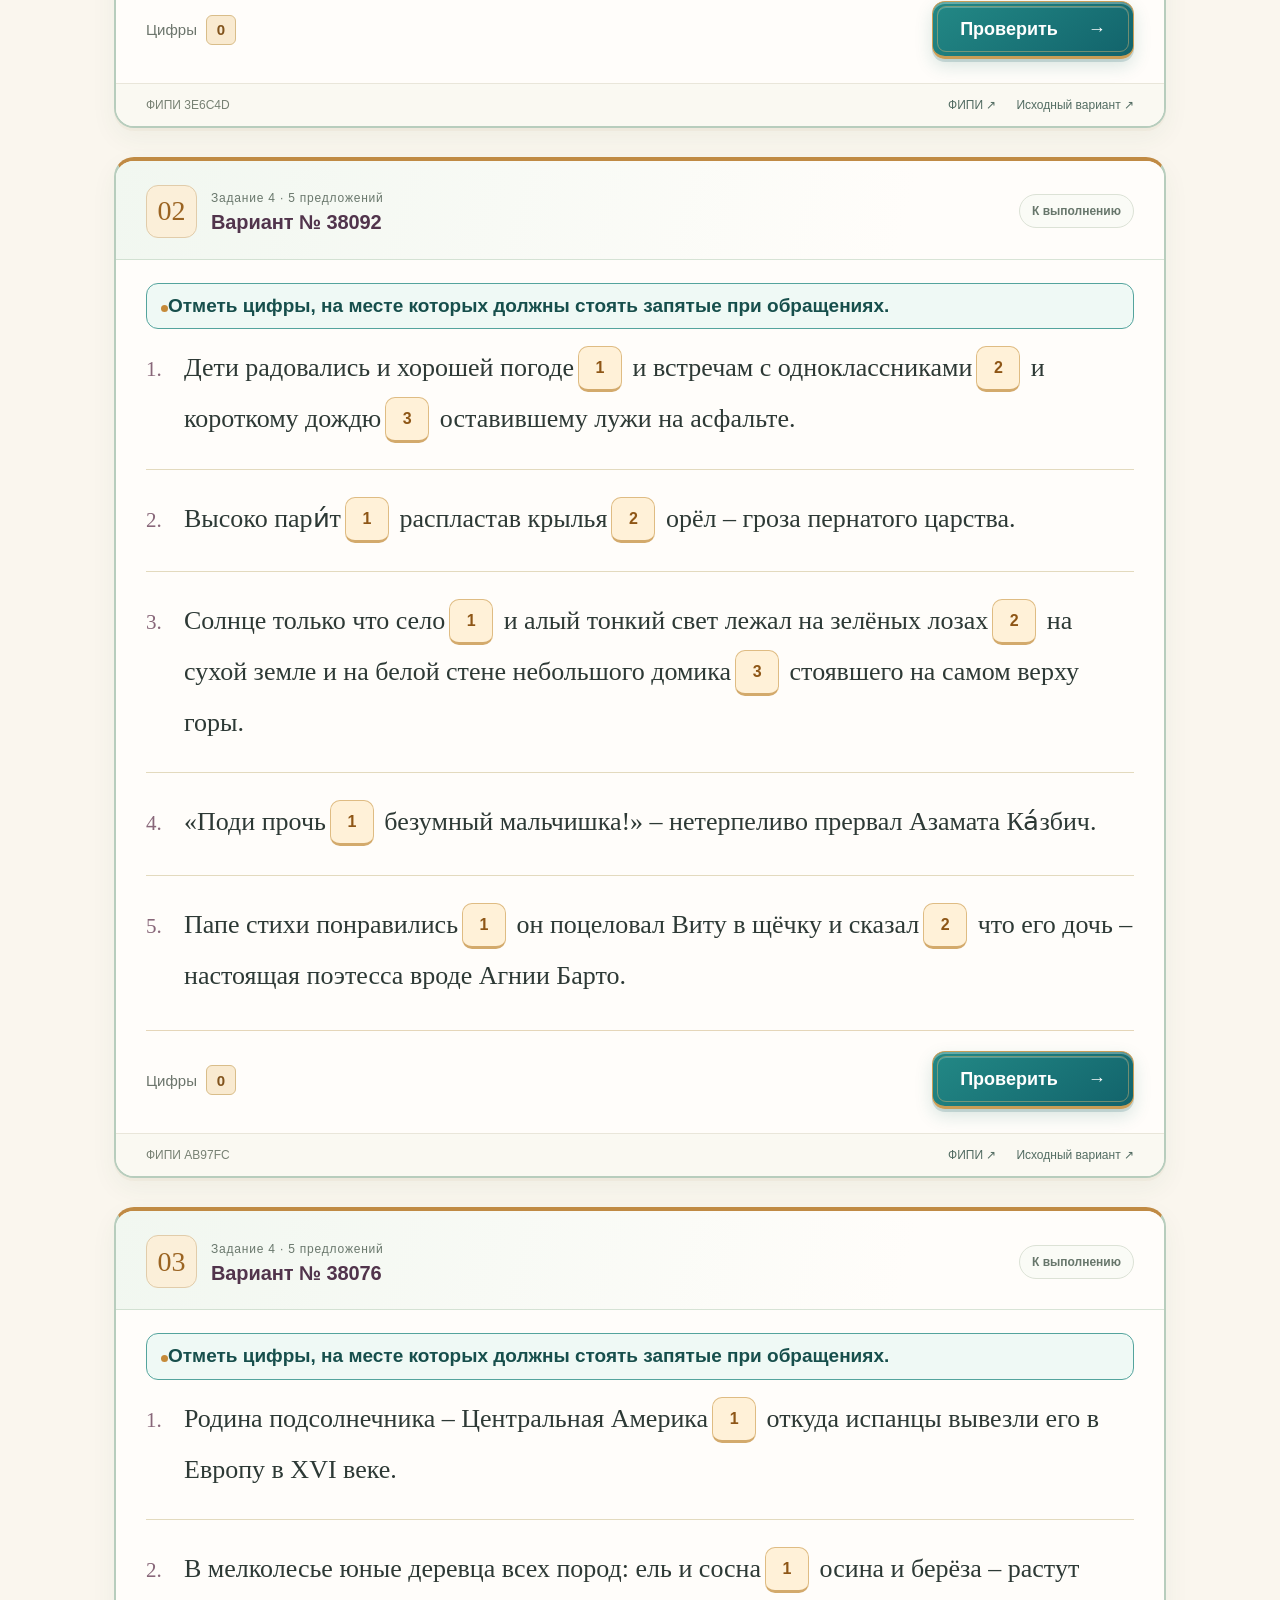
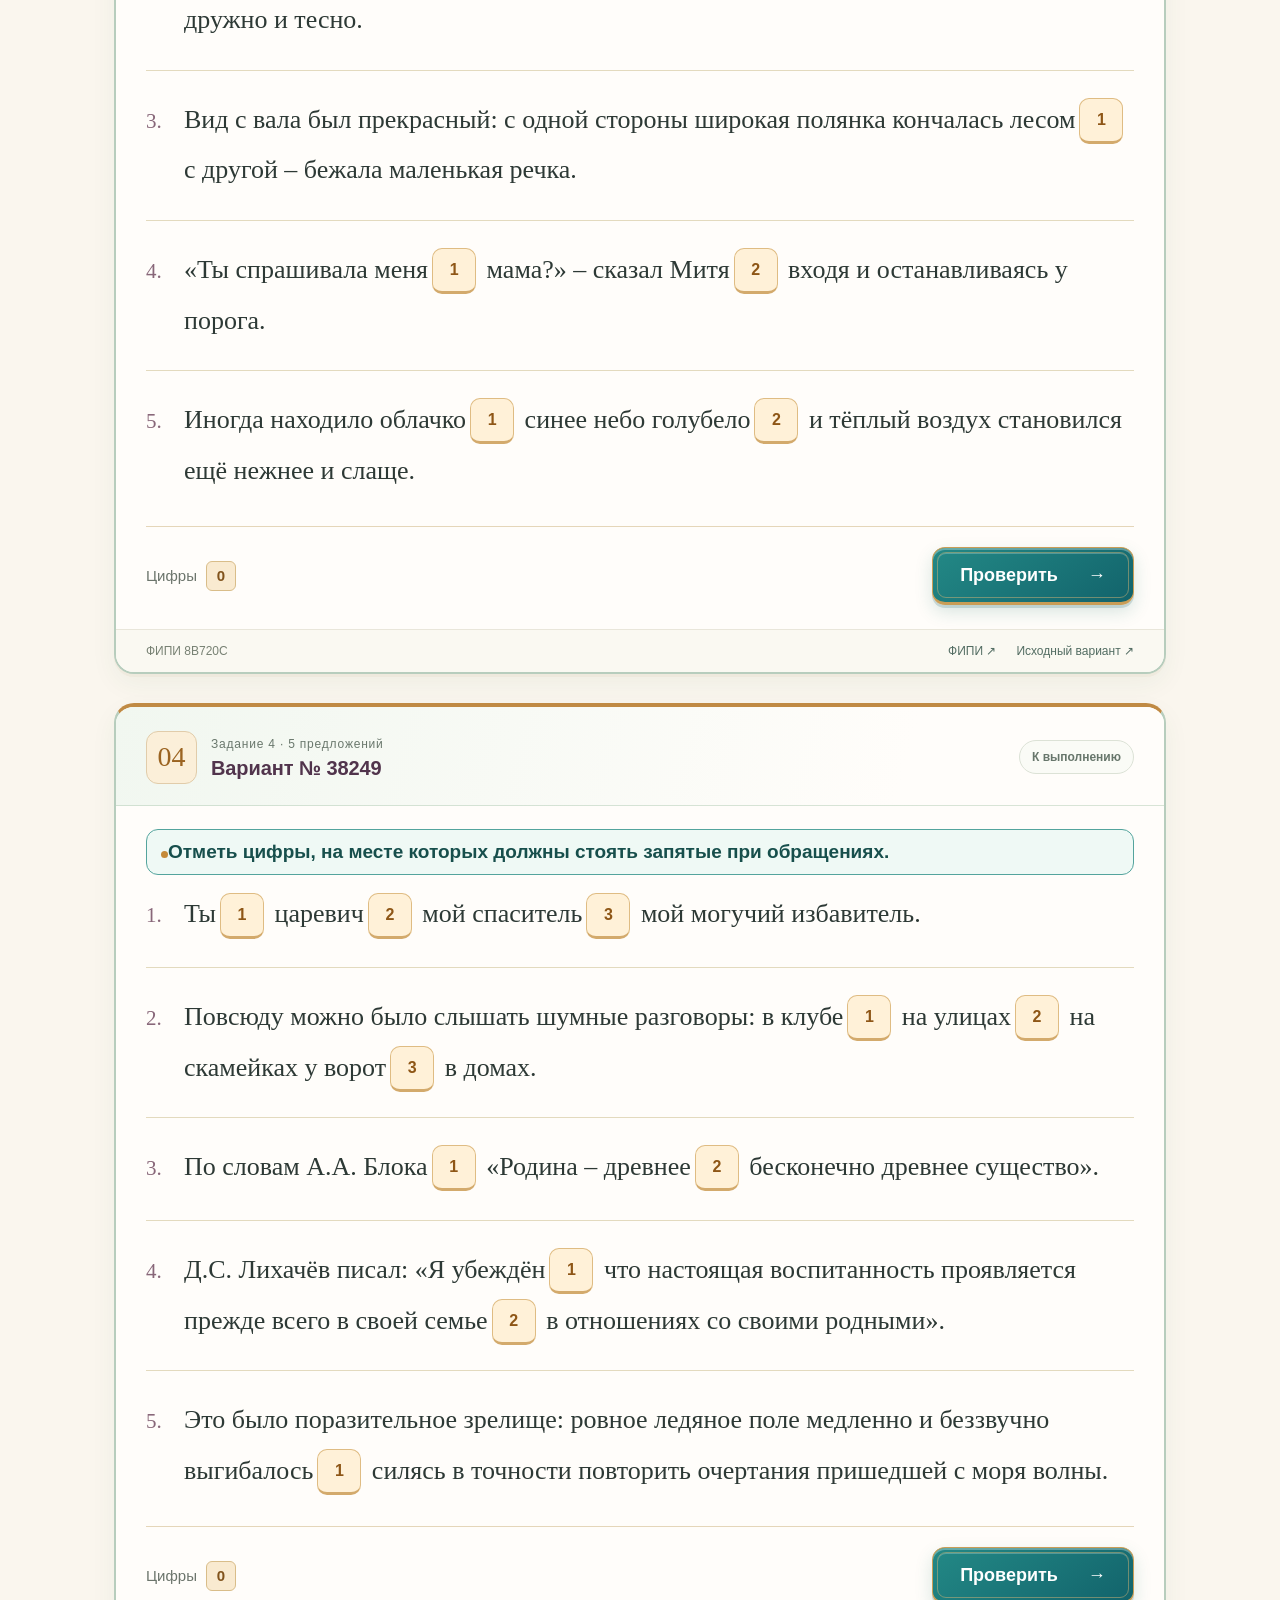
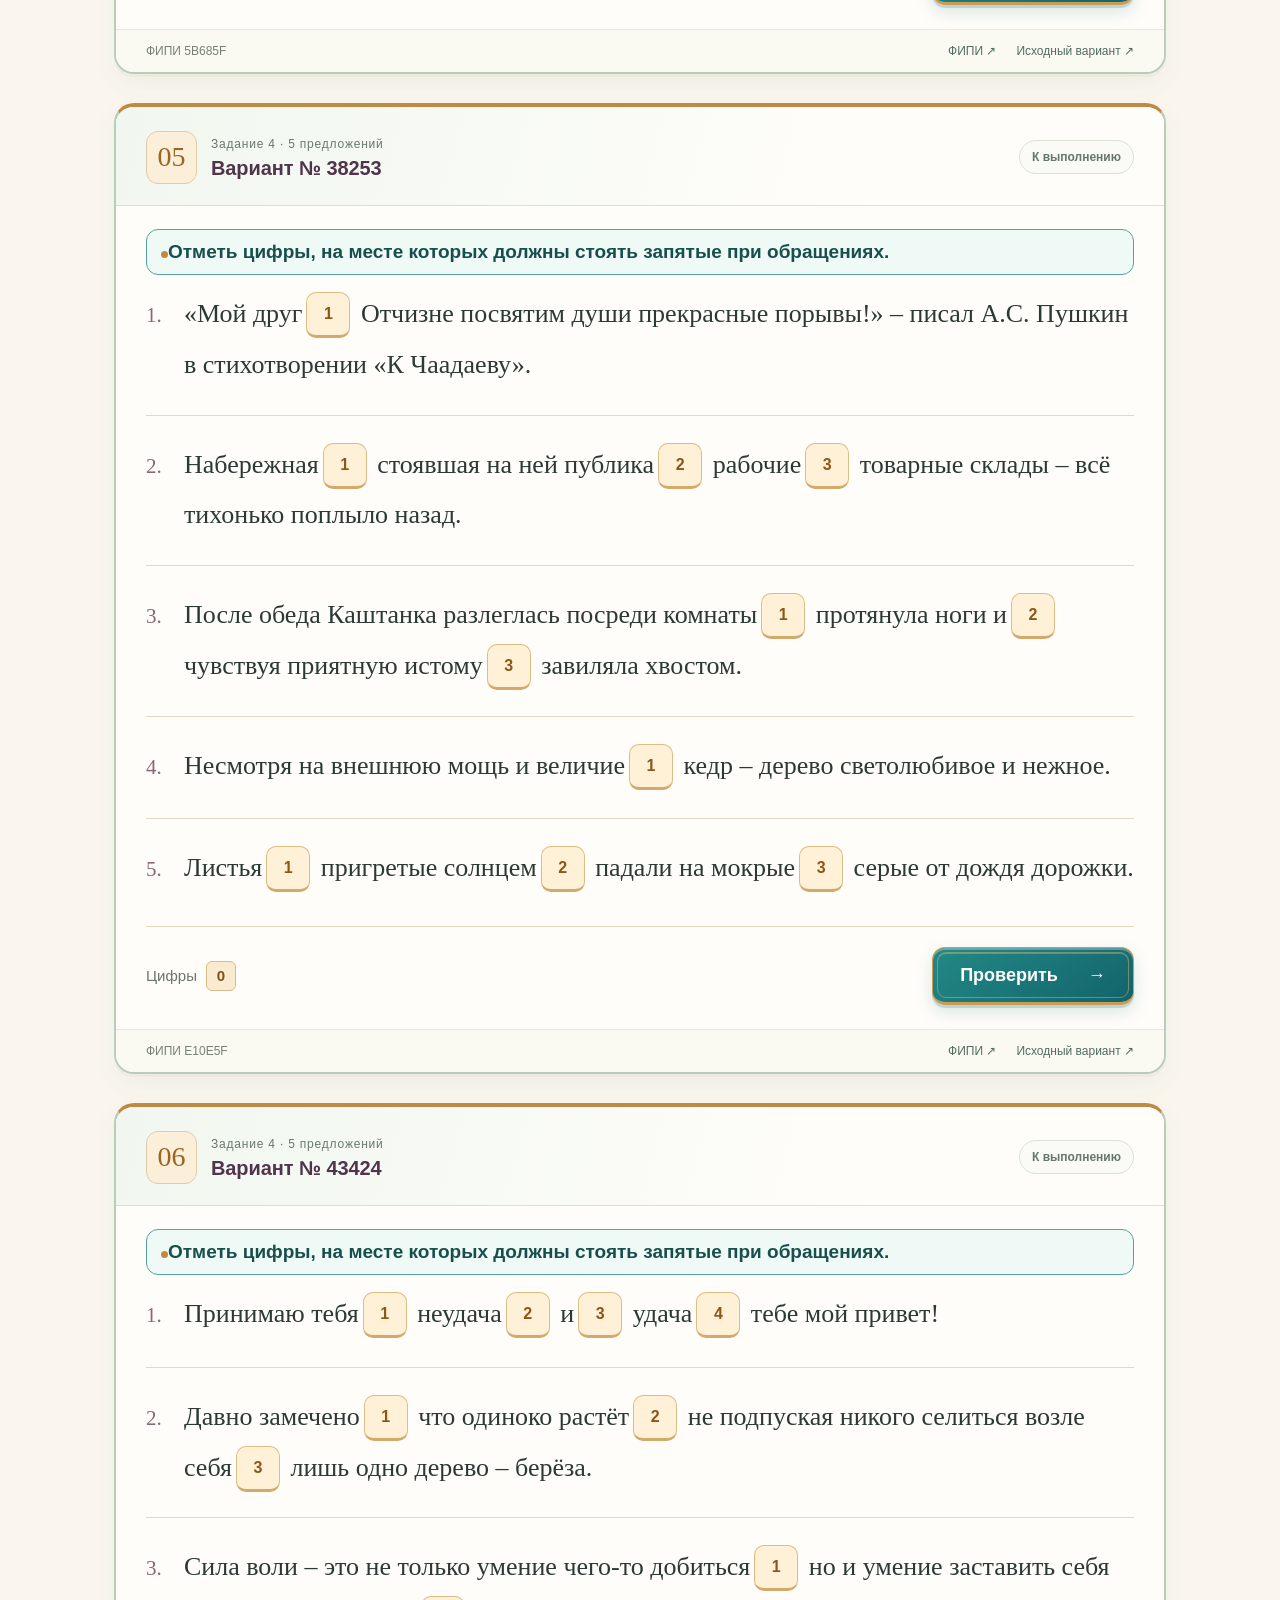
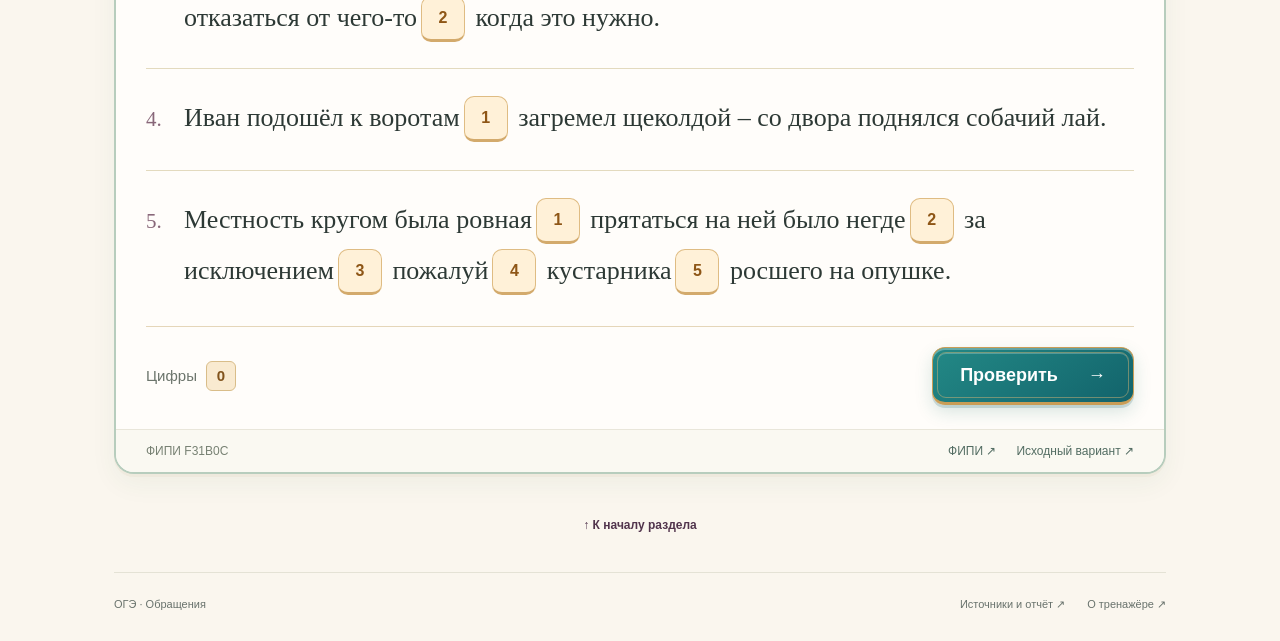
<file: topics/obosoblenie/obrashcheniya.html>
<!doctype html>
<html lang="ru">
<head>
  <meta charset="utf-8">
  <meta name="viewport" content="width=device-width, initial-scale=1">
  <meta name="theme-color" content="#146c70">
  <meta name="description" content="Тренажёр ОГЭ: обращения и запятые при них. Задание 4.">
  <title>ОГЭ · Обращения</title>
  <link rel="stylesheet" href="../../styles.css">
  <link rel="stylesheet" href="../../site.css">
  <link rel="stylesheet" href="../../controls.css">
  <link rel="stylesheet" href="../../compact.css">
  <script defer src="../../trainers/obrashcheniya/data.js"></script>
  <script defer src="../../trainers/obrashcheniya/core.js"></script>
  <script defer src="../../trainers/obrashcheniya/highlights.js"></script>
  <script defer src="../../trainers/obrashcheniya/app.js"></script>
  <link rel="stylesheet" href="../../trainers/obrashcheniya/styles.css">
  <script defer src="../../trainers/obrashcheniya/panel.js"></script>
</head>
<body data-page="obrashcheniya">
  <a class="skip" href="#cards">К заданиям</a>
  <header class="masthead"><div class="brand"><span class="brand-mark" aria-hidden="true">;</span><span>Русский язык<span class="brand-divider">/</span>ОГЭ</span></div><span id="save-status" role="status" class="save-status">Прогресс сохраняется автоматически</span></header>
  <div class="control-shell"><div class="control-panel"><nav class="trainer-return" aria-label="Навигация сайта"><a class="portal-back portal-home-button" href="../../index.html"><svg class="home-icon" viewBox="0 0 24 24" aria-hidden="true"><path d="M3 10.5 12 3l9 7.5M5.5 9v11h5v-6h3v6h5V9"/></svg> На главную</a><span class="trainer-breadcrumb">Запятые ОГЭ <span aria-hidden="true">/</span> Обращения</span></nav>
    <nav id="sections" class="sections" aria-label="Разделы"><button data-task="4" class="section active" aria-current="page">Задание 4 <span id="count-4" class="count">6</span></button></nav>
    <div class="compact-progress"><div><span>Пройдено</span><strong id="done-total">0 / 6</strong></div><progress id="progress" value="0" max="6" aria-label="Пройдено вариантов"></progress></div>
    <details class="actions-menu" id="actions-menu" open><summary class="actions-toggle" id="actions-toggle" aria-controls="panel-command-list" aria-expanded="true">Действия <svg class="actions-chevron" viewBox="0 0 16 16" aria-hidden="true"><path d="m4 6 4 4 4-4"/></svg></summary><div class="panel-actions" id="panel-command-list"><a class="button quiet parent-back" href="../obosoblenie.html"><span aria-hidden="true">←</span> К обособлению</a><button id="resume" class="button quiet continue-button"><span id="resume-label">Продолжить</span><svg class="continue-icon" viewBox="0 0 20 20" aria-hidden="true"><path d="M3 10h13m-5-5 5 5-5 5"/></svg></button><button id="journal-open" class="button quiet">Журнал <span id="error-count" class="count coral-count">0</span></button><button id="repeat-errors" class="button quiet">Повторить ошибки</button><button id="reset" class="button quiet reset-button" aria-label="Сбросить прохождение">Сброс</button></div></details>
  </div></div>
  <main id="main">
    <div class="page-heading"><div><span class="eyebrow">ОБРАЩЕНИЯ</span><h1><span>Обращения</span></h1><p>Отметь цифры, на месте которых должны стоять запятые при обращениях.</p></div></div>
    <p id="resume-status" class="resume-status" role="status" tabindex="-1" hidden>Все варианты пройдены</p>
    <div class="practice-guide"><span class="guide-item"><span class="position-example">1</span> обращения</span><span class="guide-hint">Повторное нажатие отменяет выбор</span></div>
    <p id="migration-note" class="migration-note" hidden></p>
    <p class="method-note">Если подходящих позиций нет, оставь цифры невыбранными.</p>
    <section class="feed" aria-labelledby="section-title">
      <div class="feed-heading"><div><span class="eyebrow" id="section-kicker">ПУНКТУАЦИОННЫЕ ПРАВИЛА</span><h2 id="section-title">Задание 4</h2></div><dl class="scores"><div><dt>Запятые</dt><dd id="comma-score">0 / 0</dd></div><div class="scores-caption">вариантов верно / проверено</div></dl></div>
      <div class="toolbar"><div class="filters" role="group" aria-label="Фильтр карточек"><button data-filter="all" class="filter active" aria-pressed="true">Все варианты</button><button data-filter="pending" class="filter" aria-pressed="false">Не завершены</button><button data-filter="mistakes" class="filter" aria-pressed="false">С ошибками</button></div><label class="search"><span aria-hidden="true">⌕</span><input id="search" type="search" placeholder="Текст или номер варианта" aria-label="Поиск по тексту или номеру варианта"></label></div>
      <div class="feed-caption"><span id="feed-count" role="status"></span><span id="section-description">Один вариант — одна карточка</span></div>
      <div id="cards" tabindex="-1"><p>Загрузка заданий…</p></div><button id="back-top" class="button quiet back-top">↑ К началу раздела</button>
    </section>
    <footer class="footer"><span>ОГЭ · Обращения</span><div><a href="../../OBRASHCHENIYA-REPORT.md" target="_blank" rel="noopener">Источники и отчёт ↗</a><a href="../../README.md" target="_blank" rel="noopener">О тренажёре ↗</a></div></footer>
  </main>
  <dialog id="journal" aria-labelledby="journal-title"><div class="dialog-head"><div><span class="eyebrow">ИСТОРИЯ ПРАКТИКИ</span><h2 id="journal-title">Журнал ошибок</h2></div><button id="journal-close" class="icon-button" aria-label="Закрыть журнал">×</button></div><p class="muted">Лишний выбор и пропуски сохраняются с контекстом. История остаётся после исправления.</p><div class="journal-tools"><button id="retry-all" class="button primary">Повторить ошибки</button><button id="export-journal" class="button secondary">Скачать журнал</button></div><div id="journal-list"></div></dialog>
  <dialog id="reset-dialog" aria-labelledby="reset-title"><h2 id="reset-title">Начать заново?</h2><p>Выбранные ответы, результаты и журнал текущего прохождения будут очищены.</p><div class="dialog-actions"><button id="reset-cancel" class="button secondary">Отмена</button><button id="reset-confirm" class="button danger">Начать заново</button></div></dialog>
  <noscript>Для работы тренажёра включите JavaScript. Подключение к интернету не требуется.</noscript>
</body>
</html>
</file>
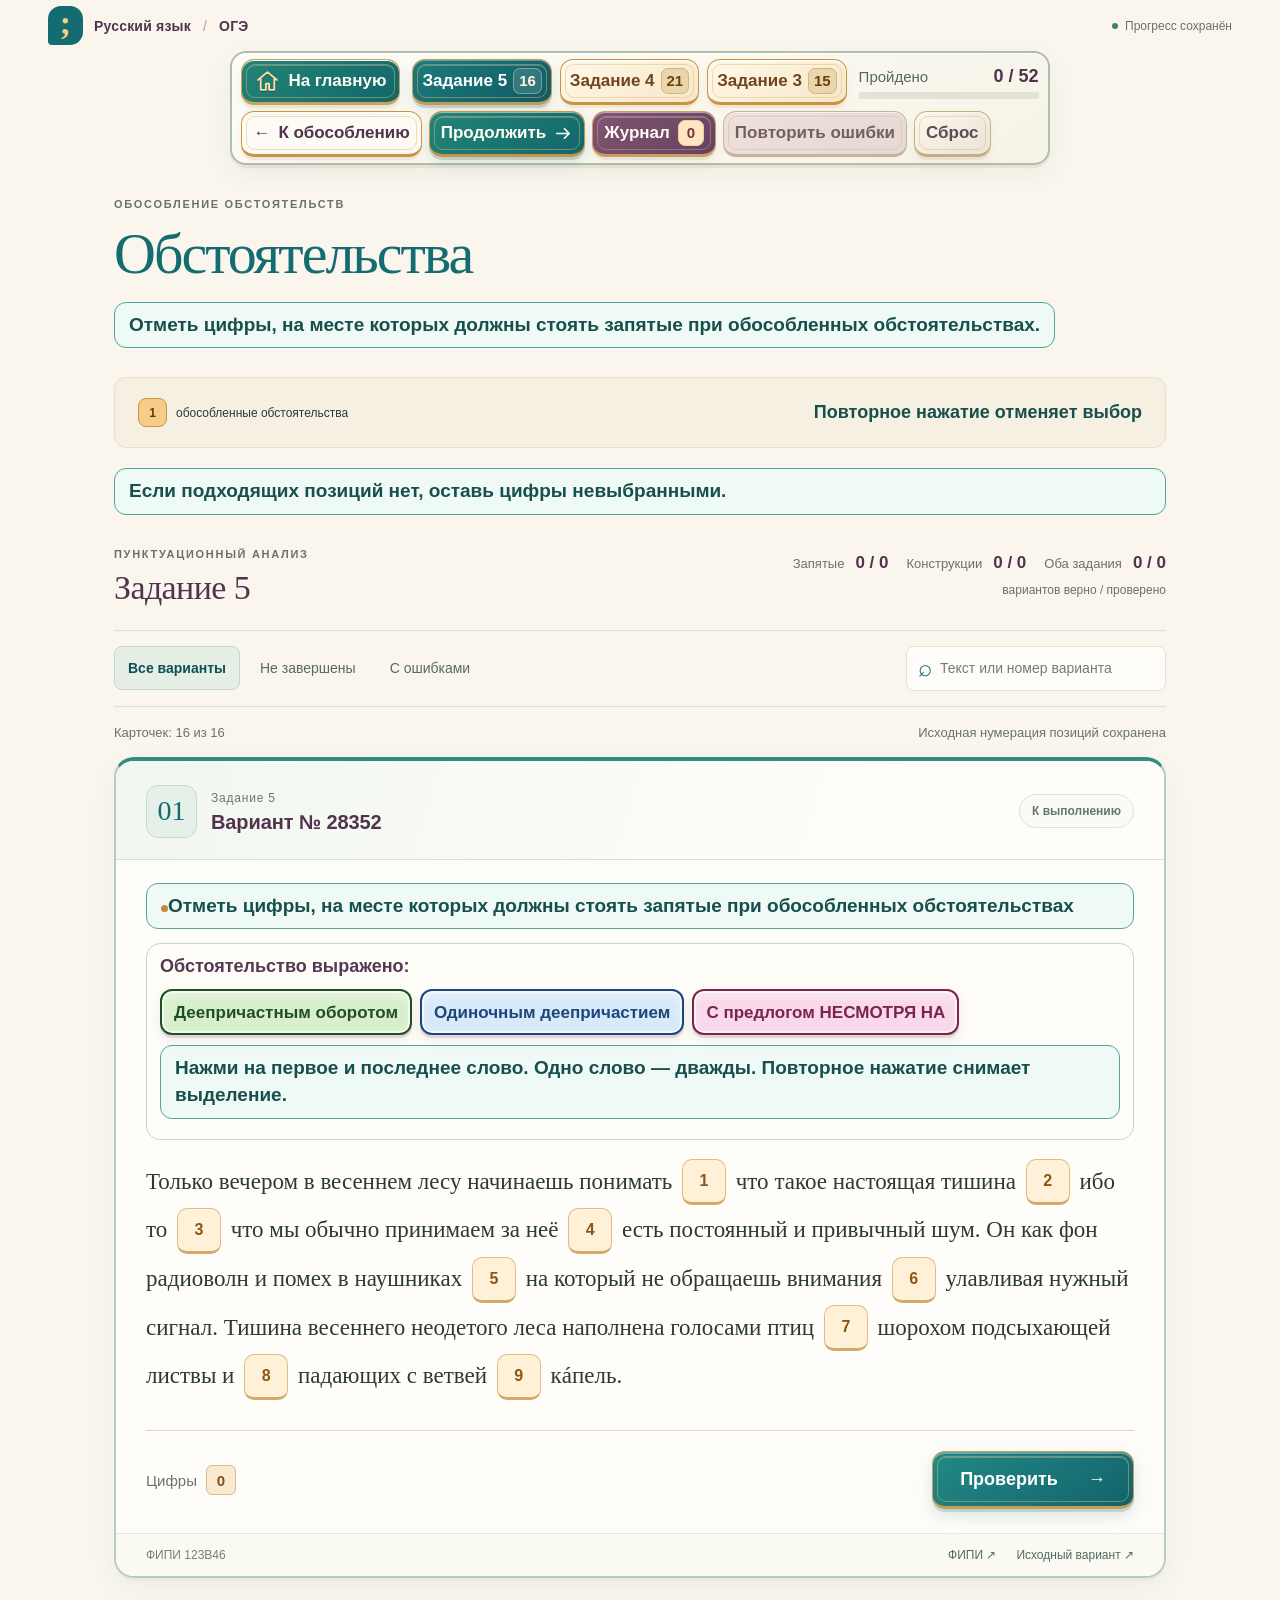
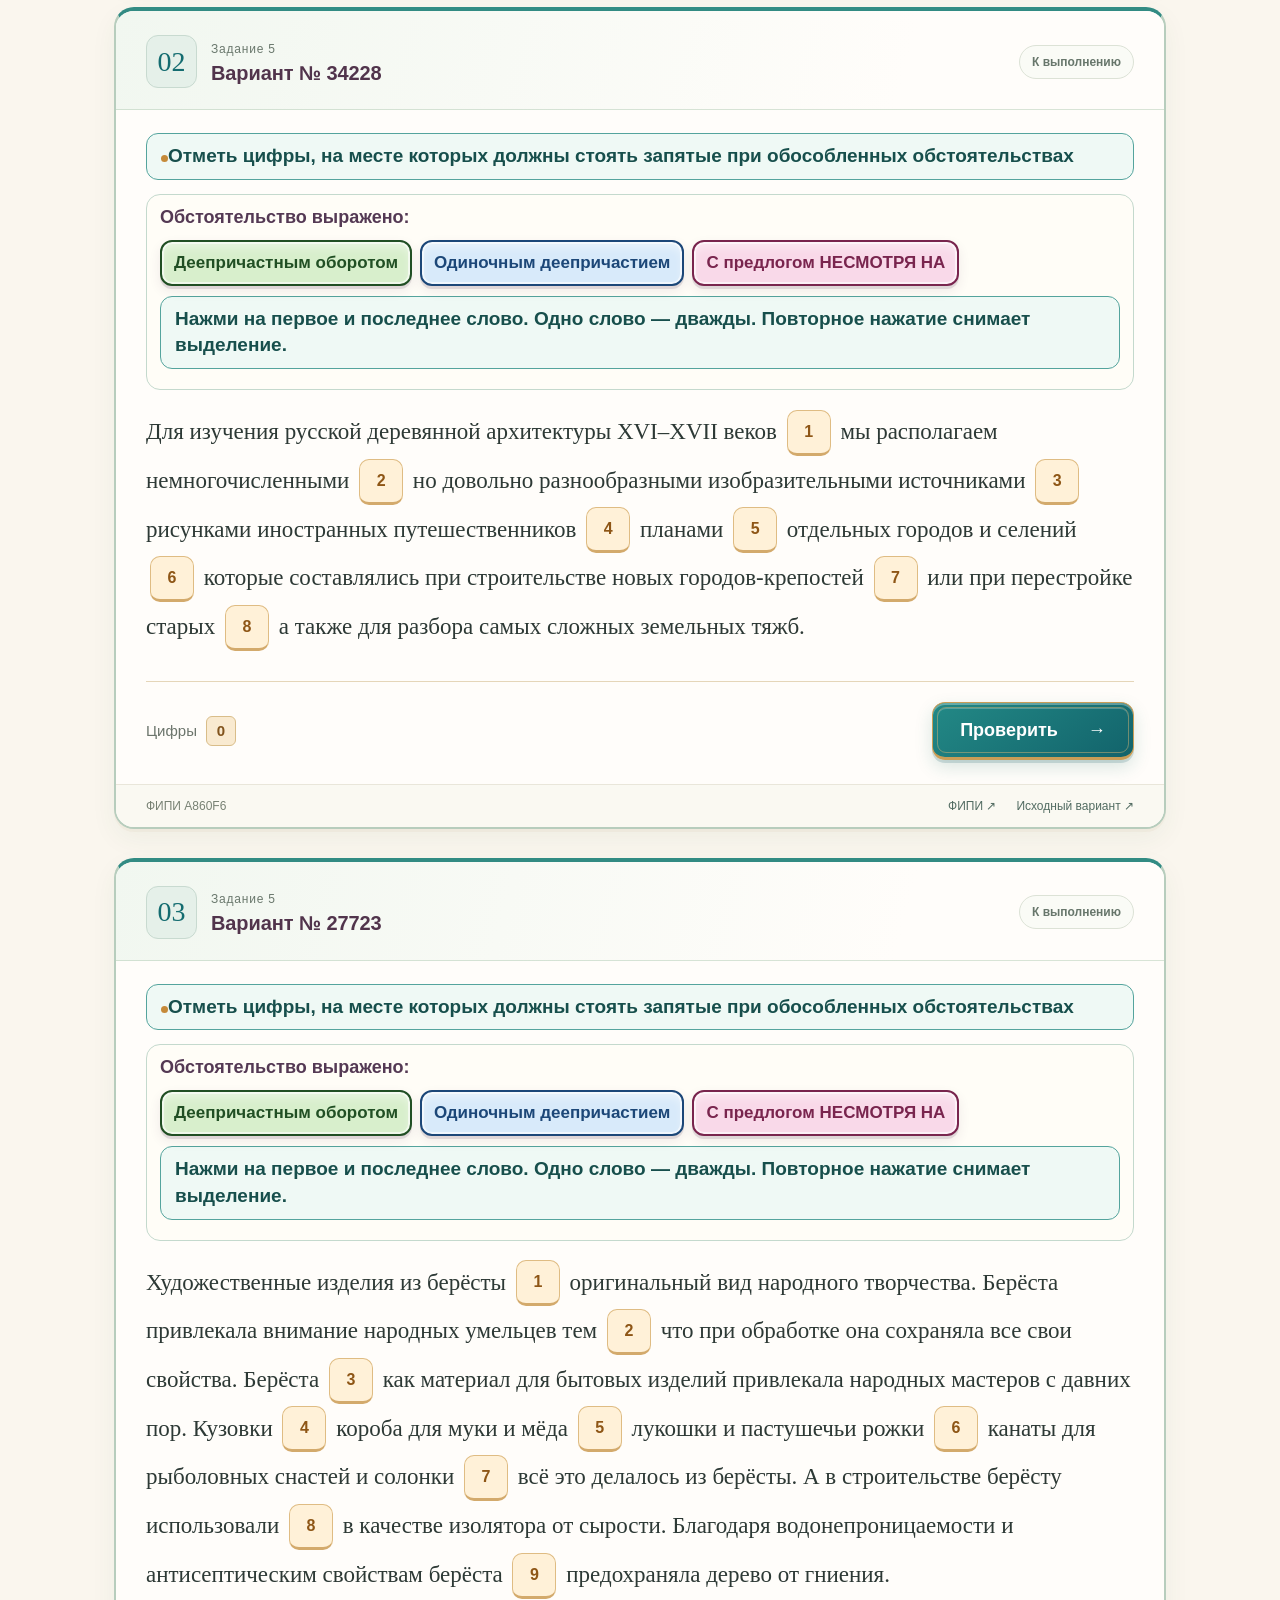
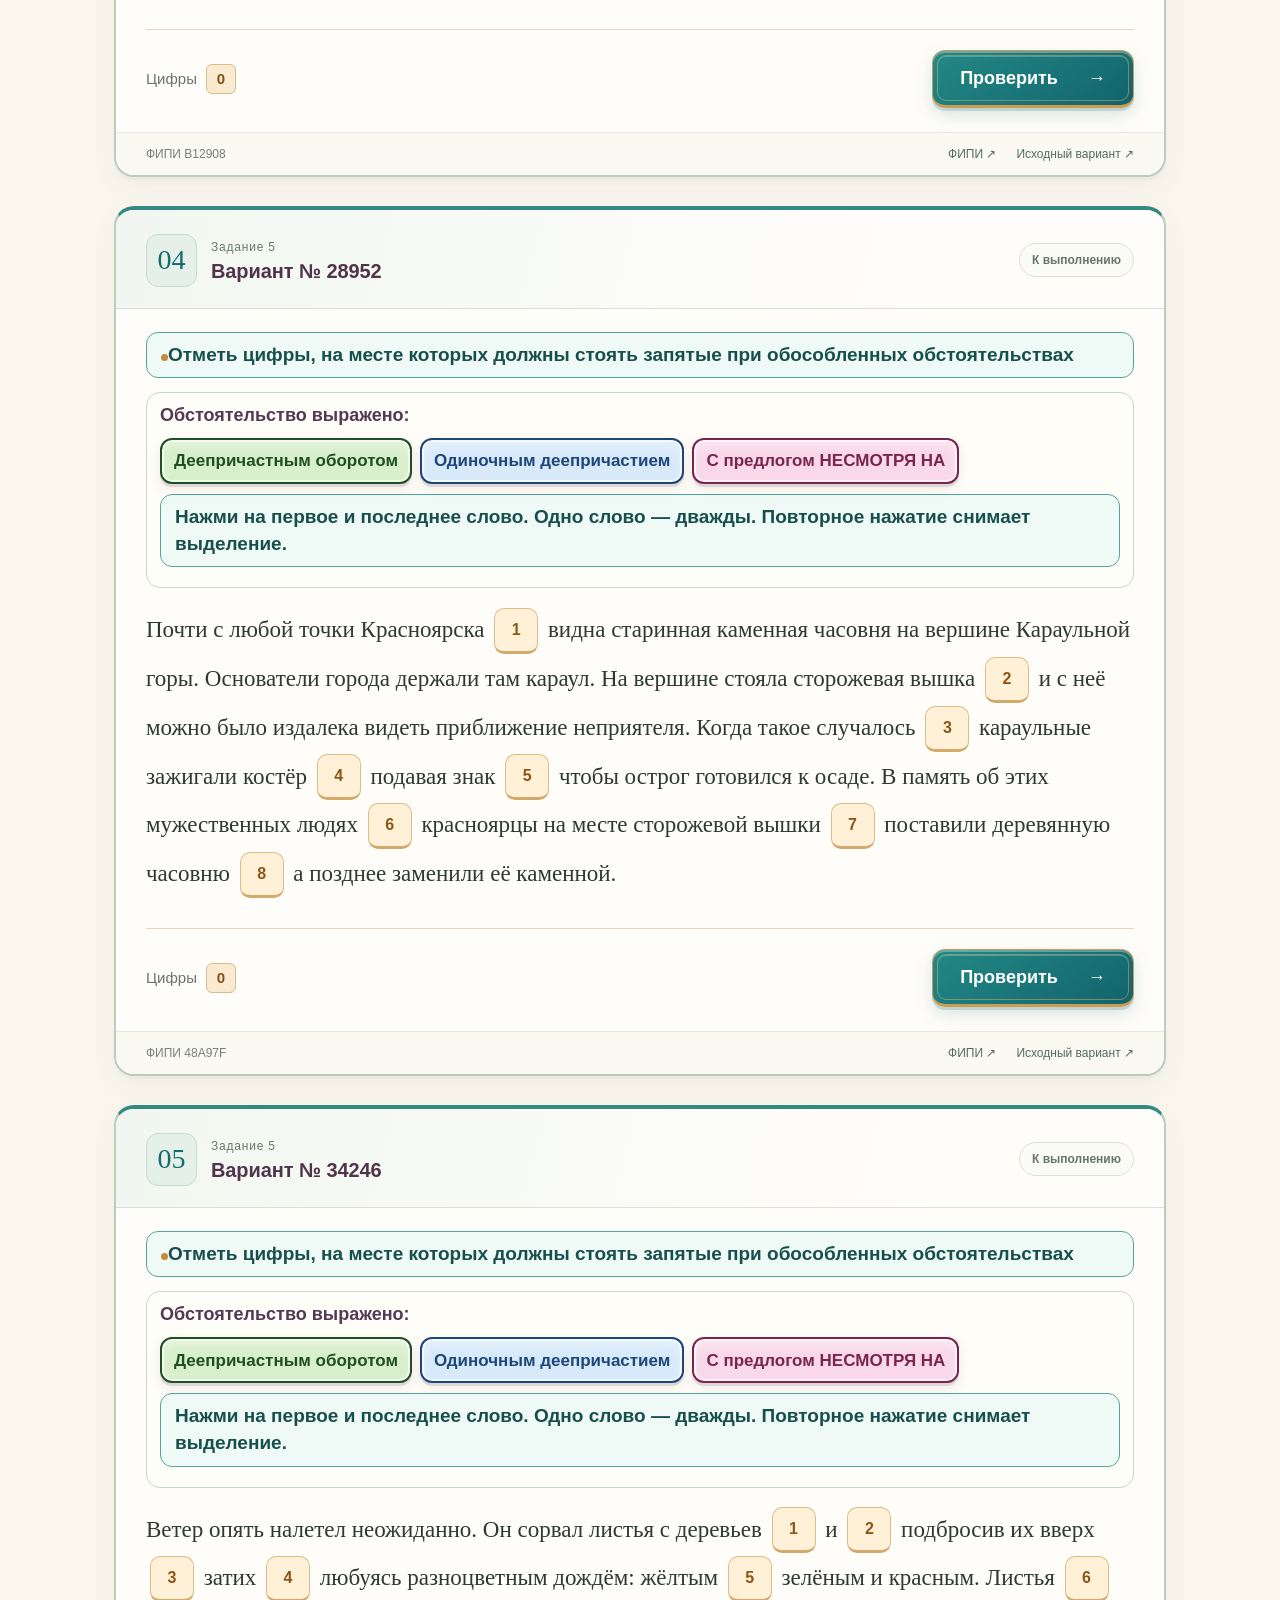
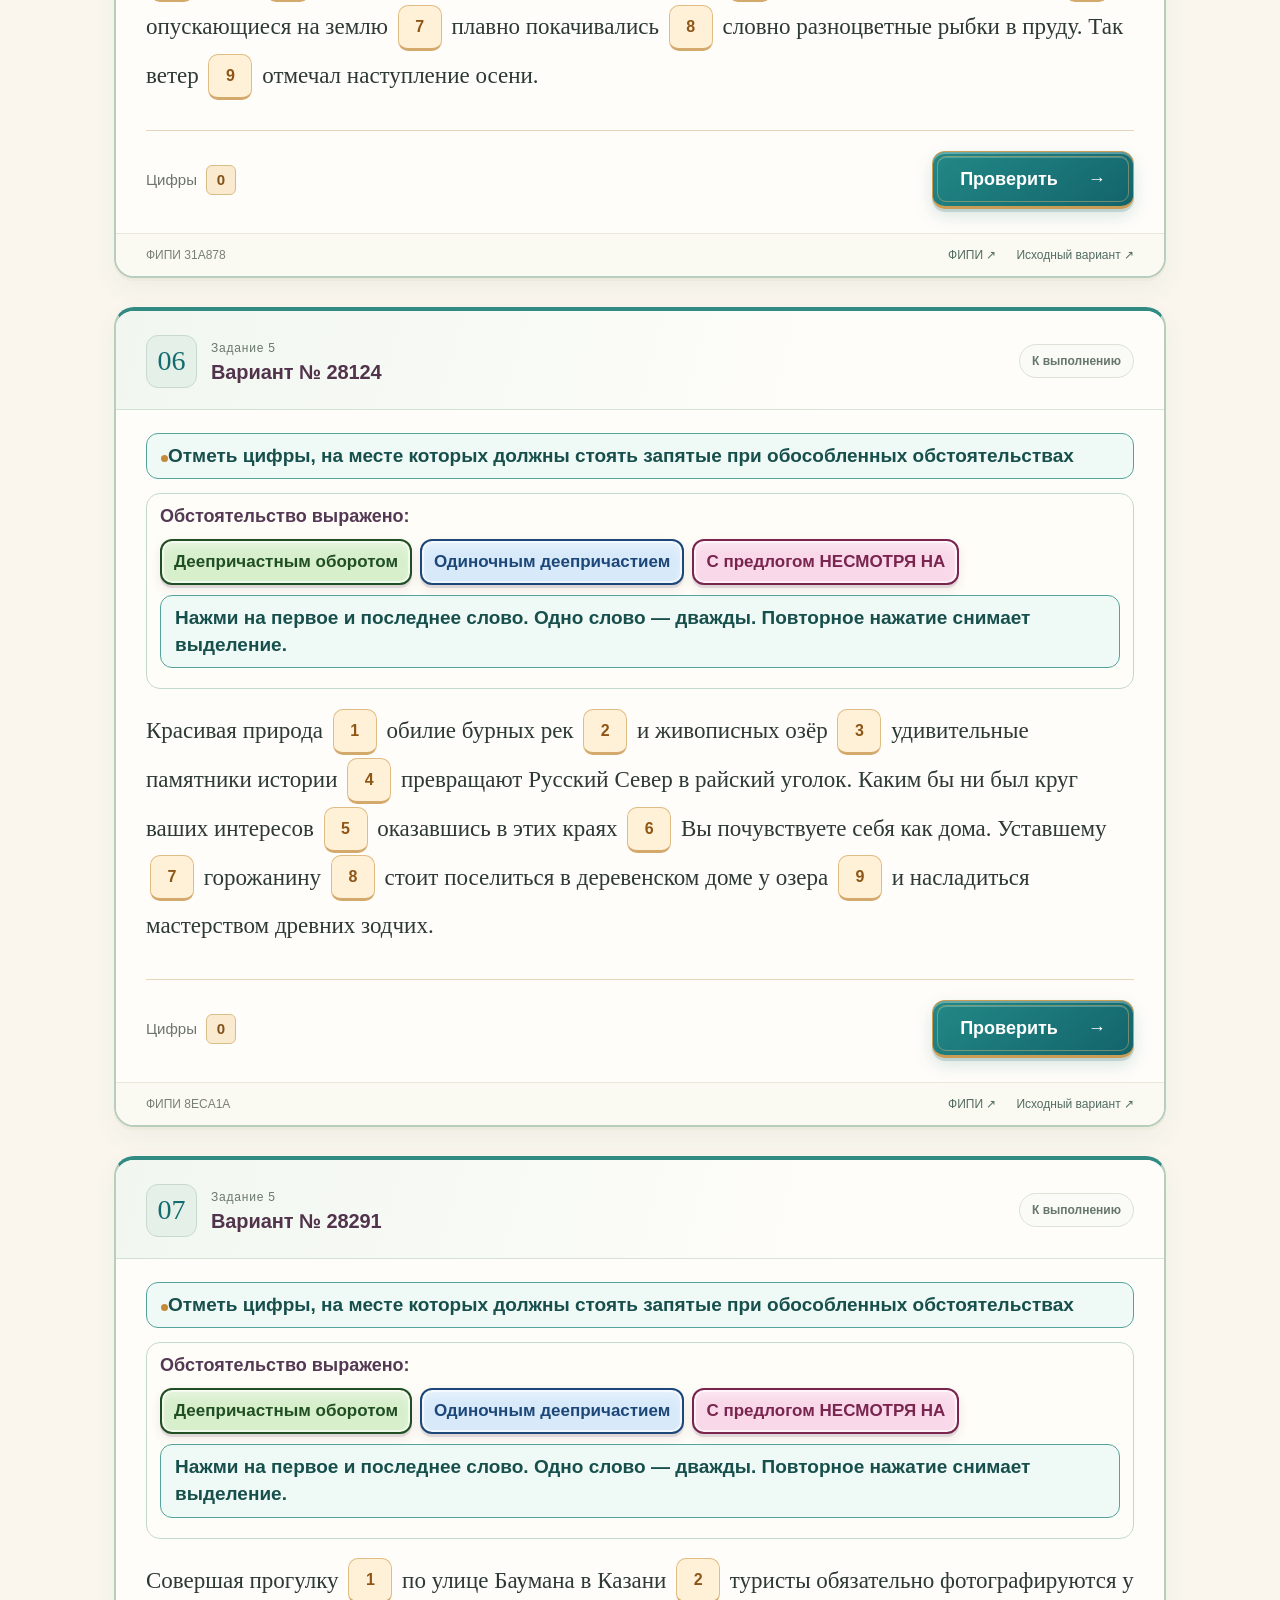
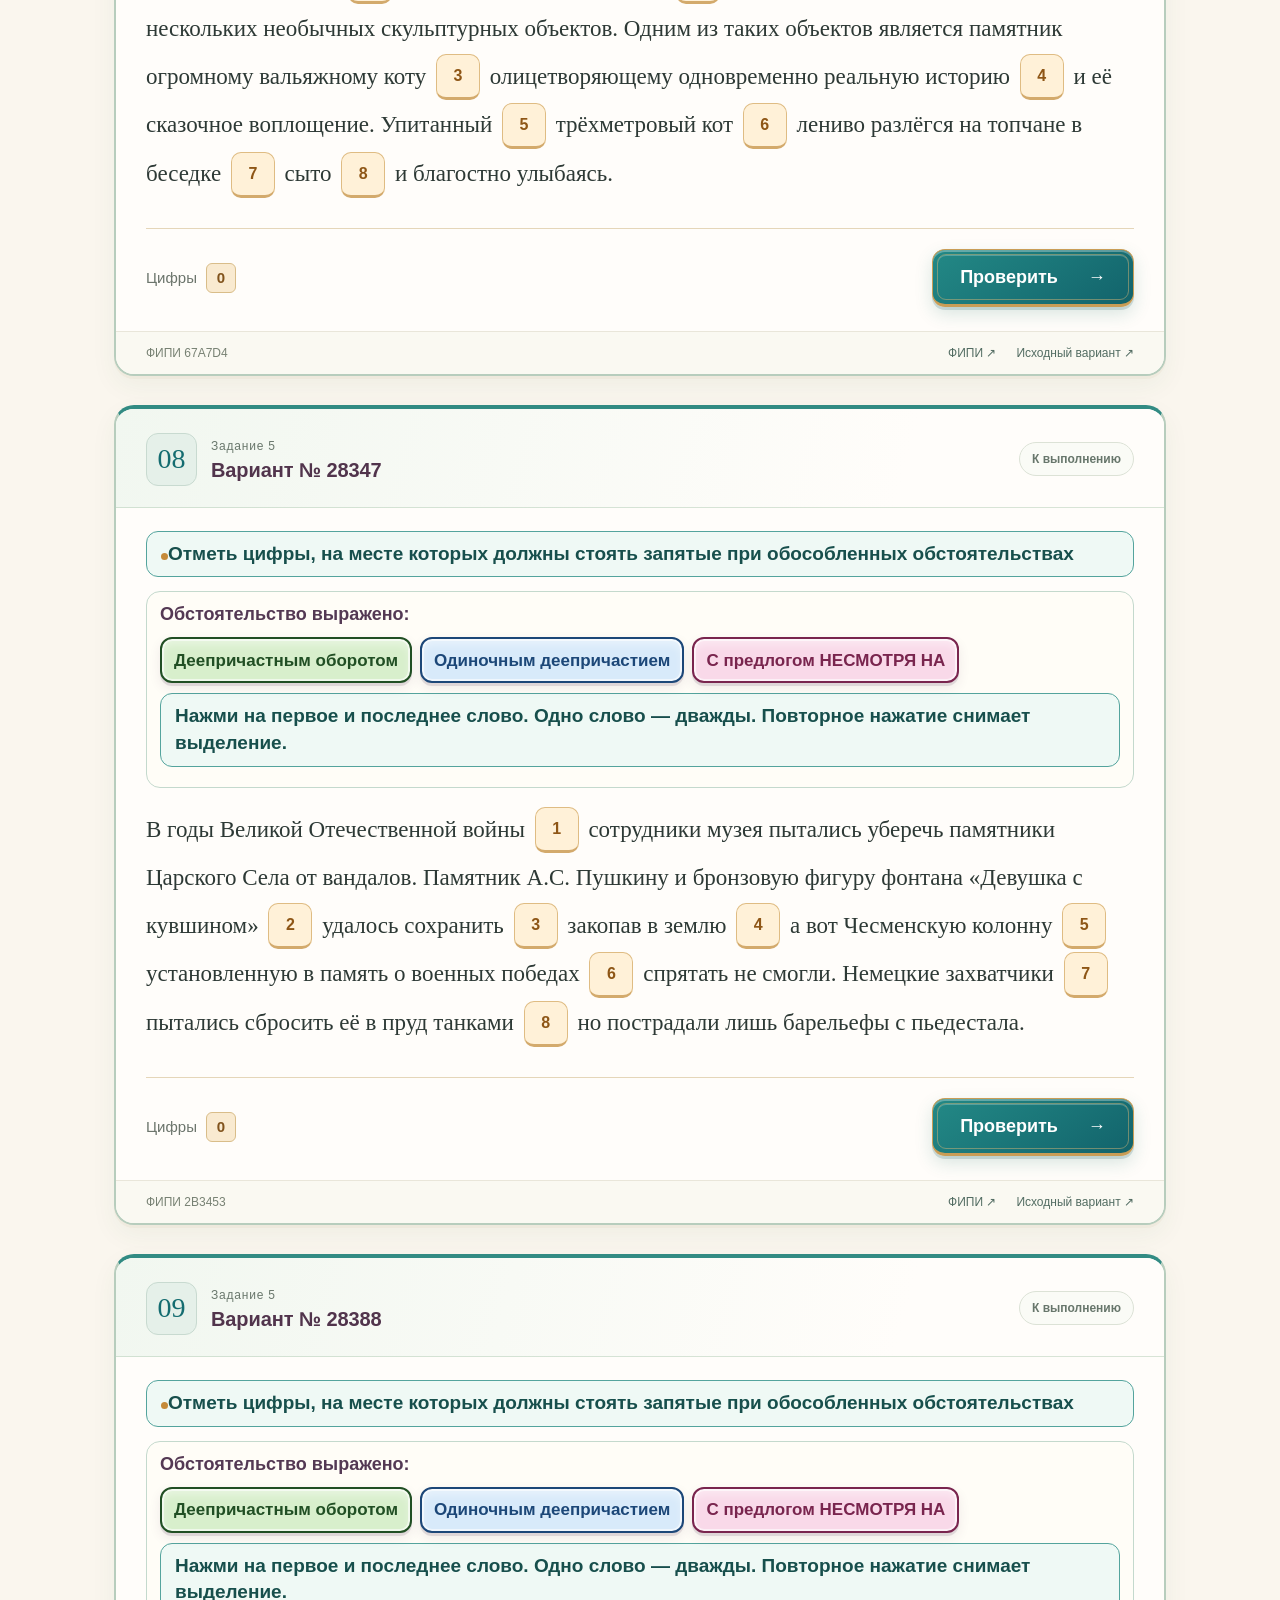
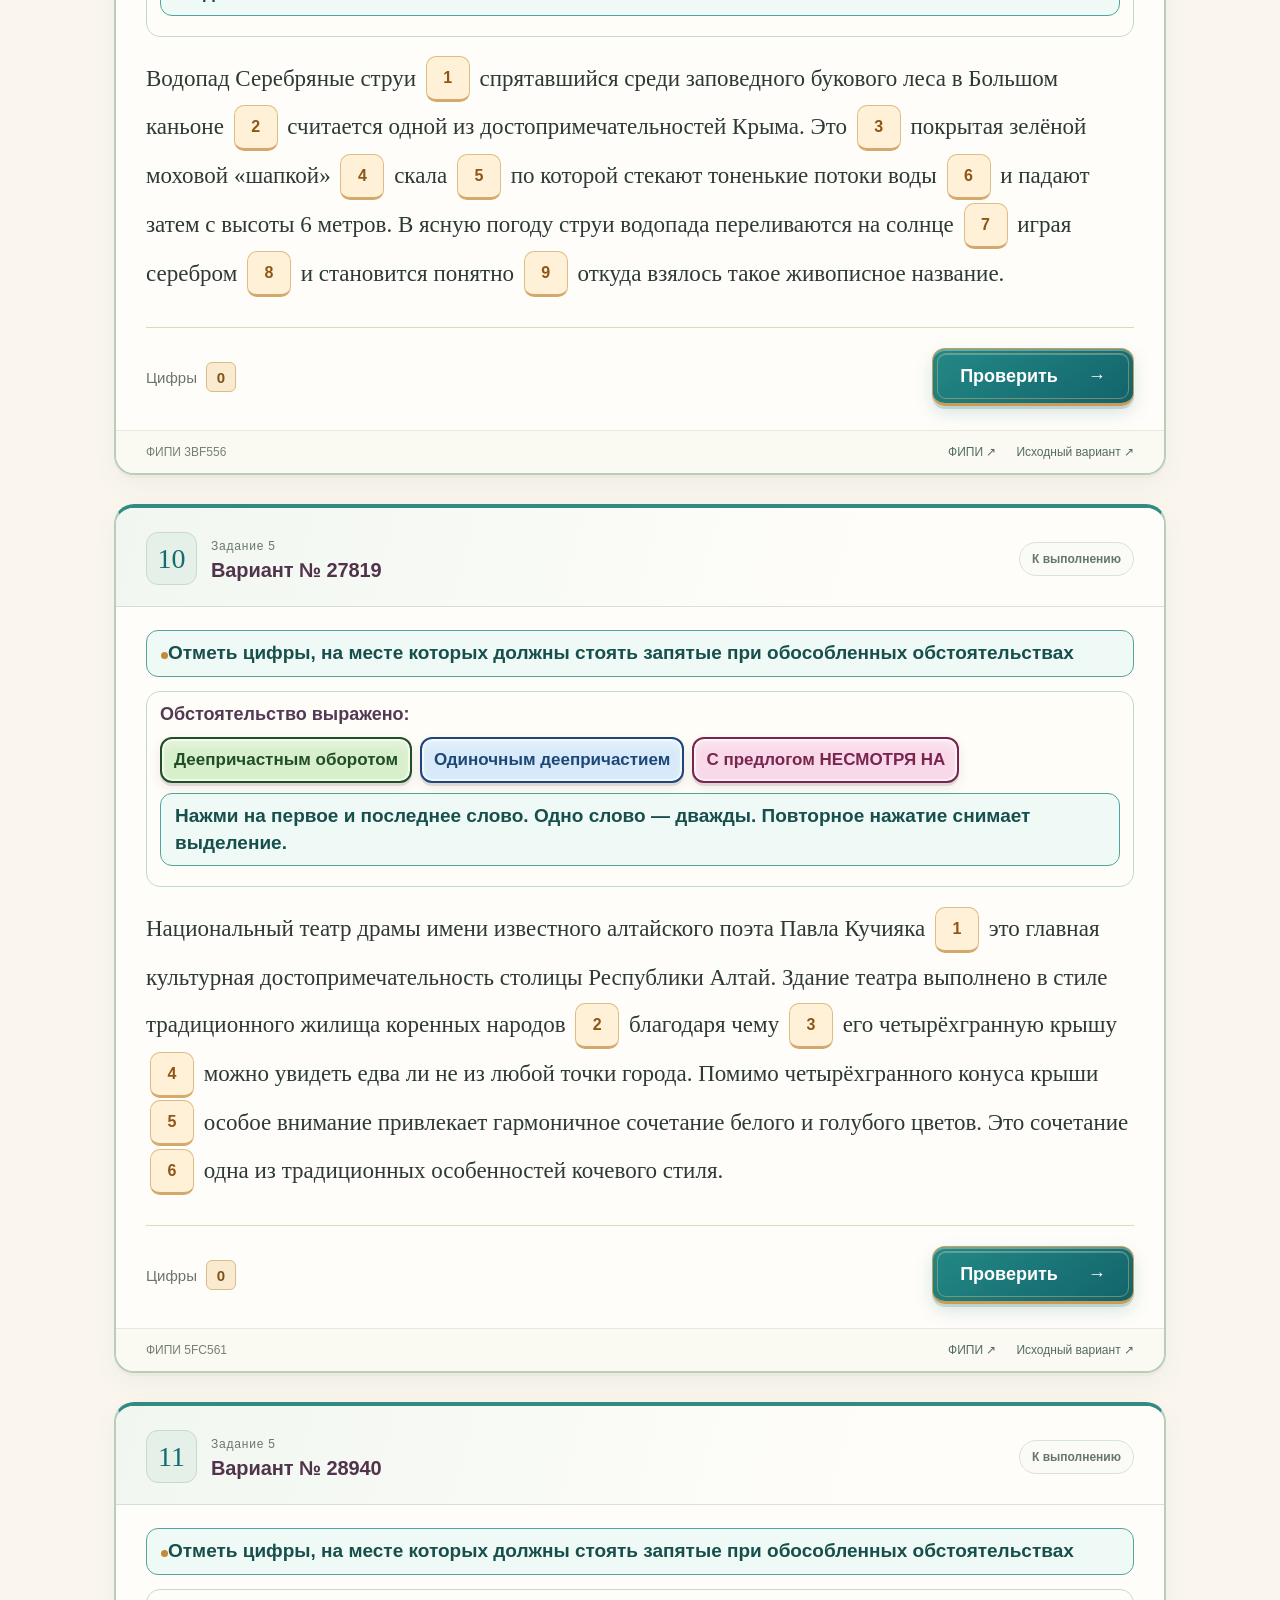
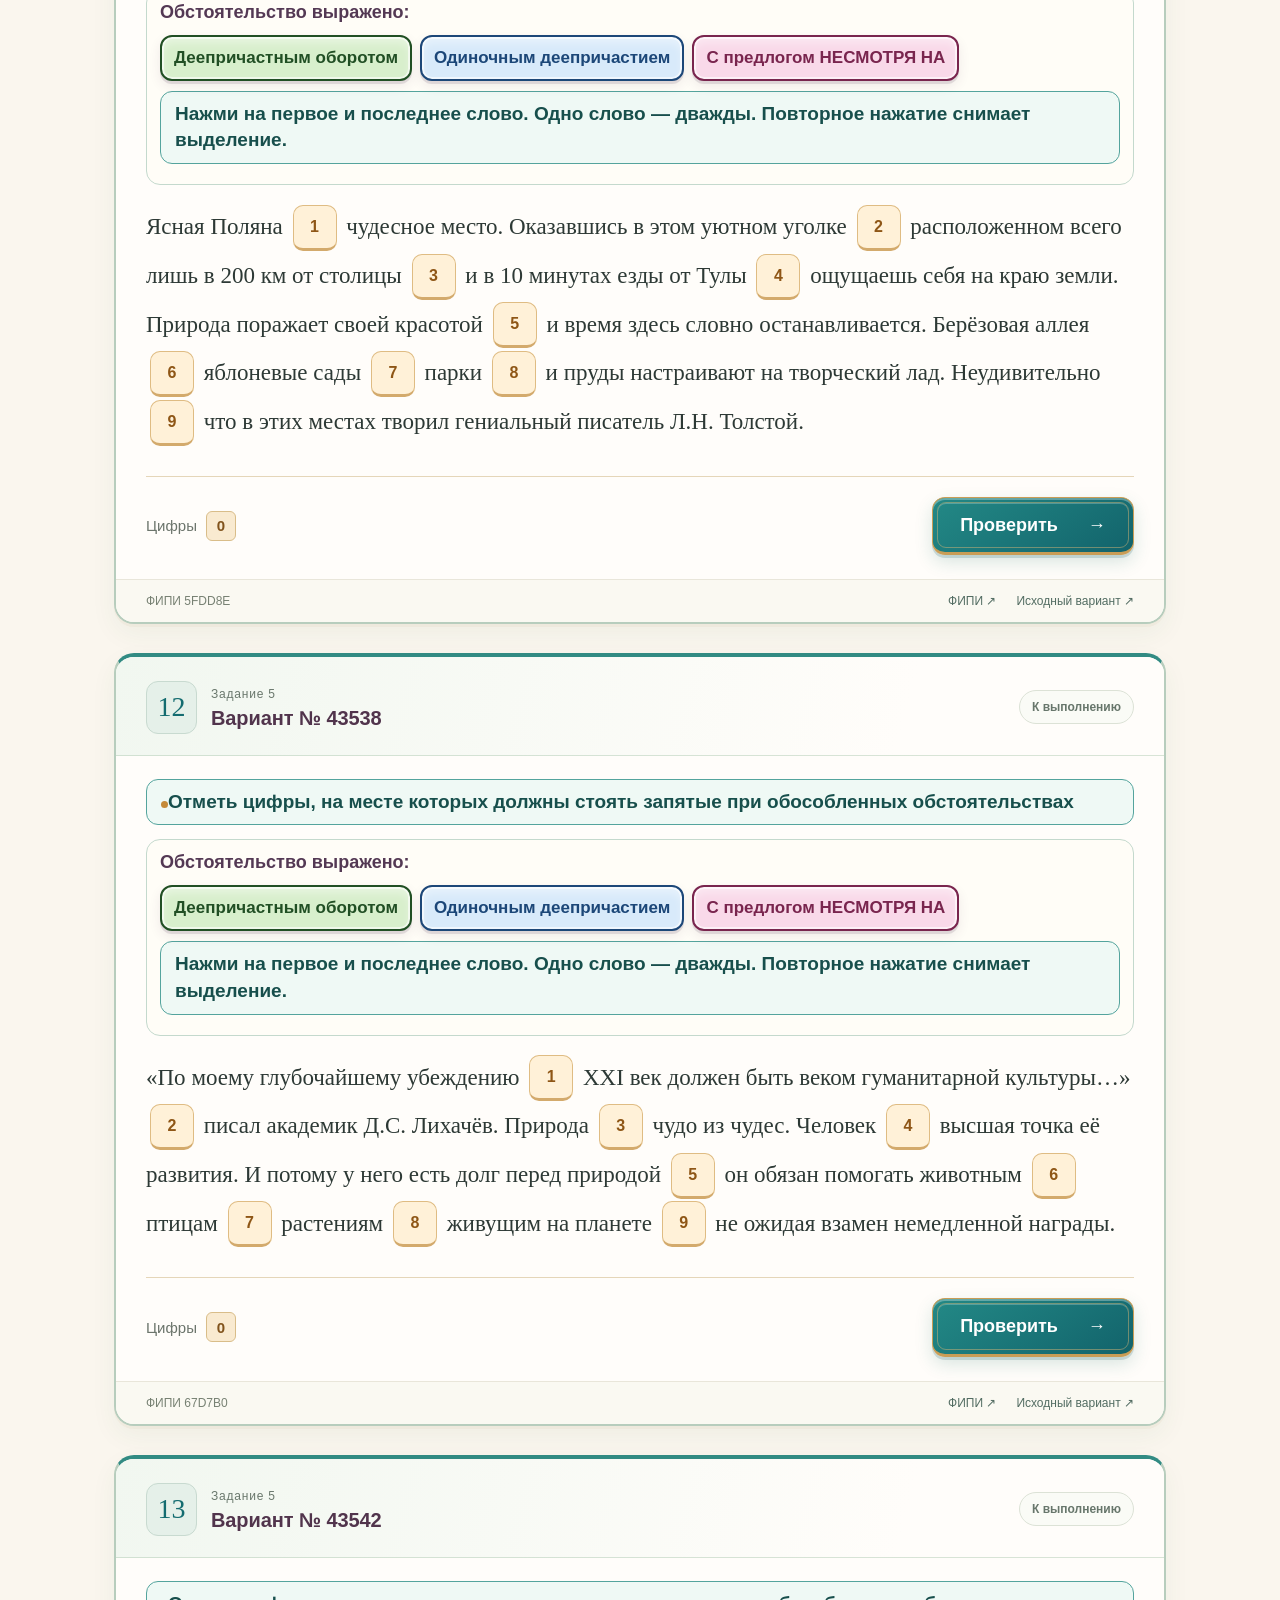
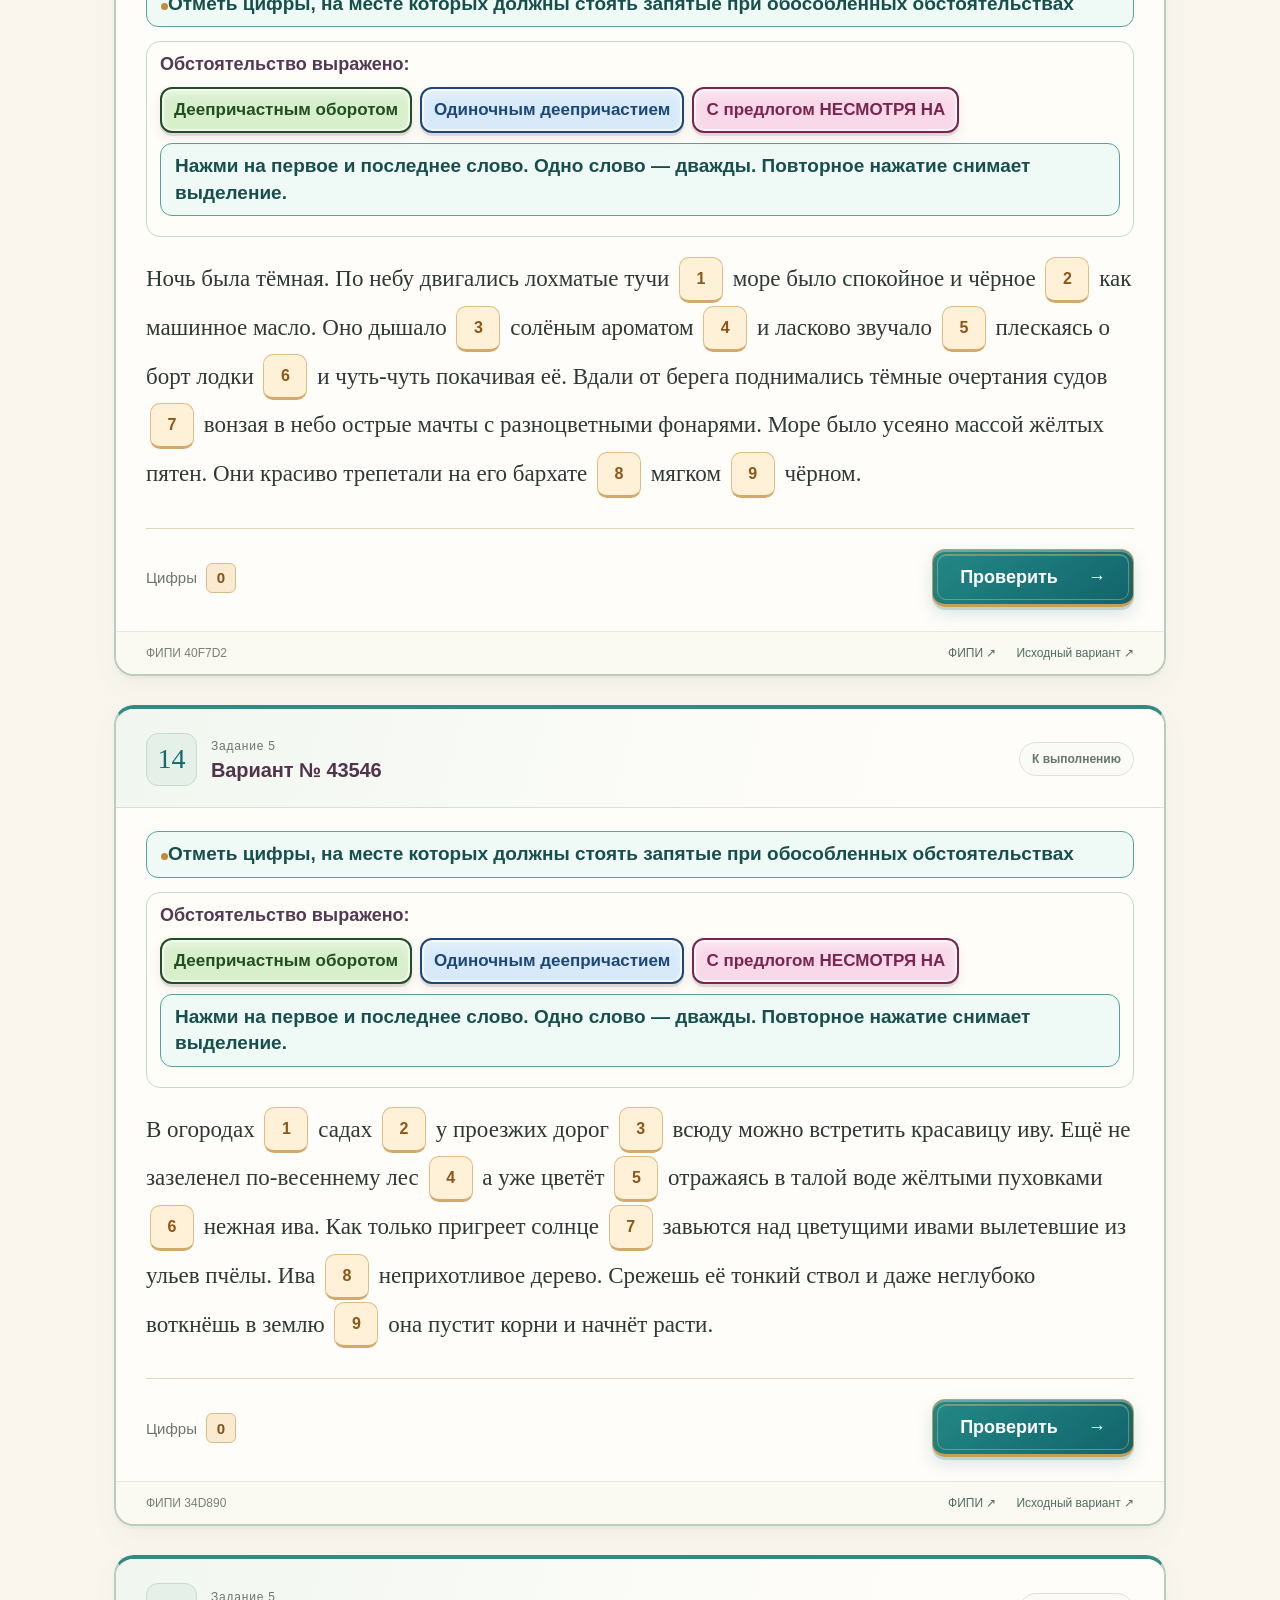
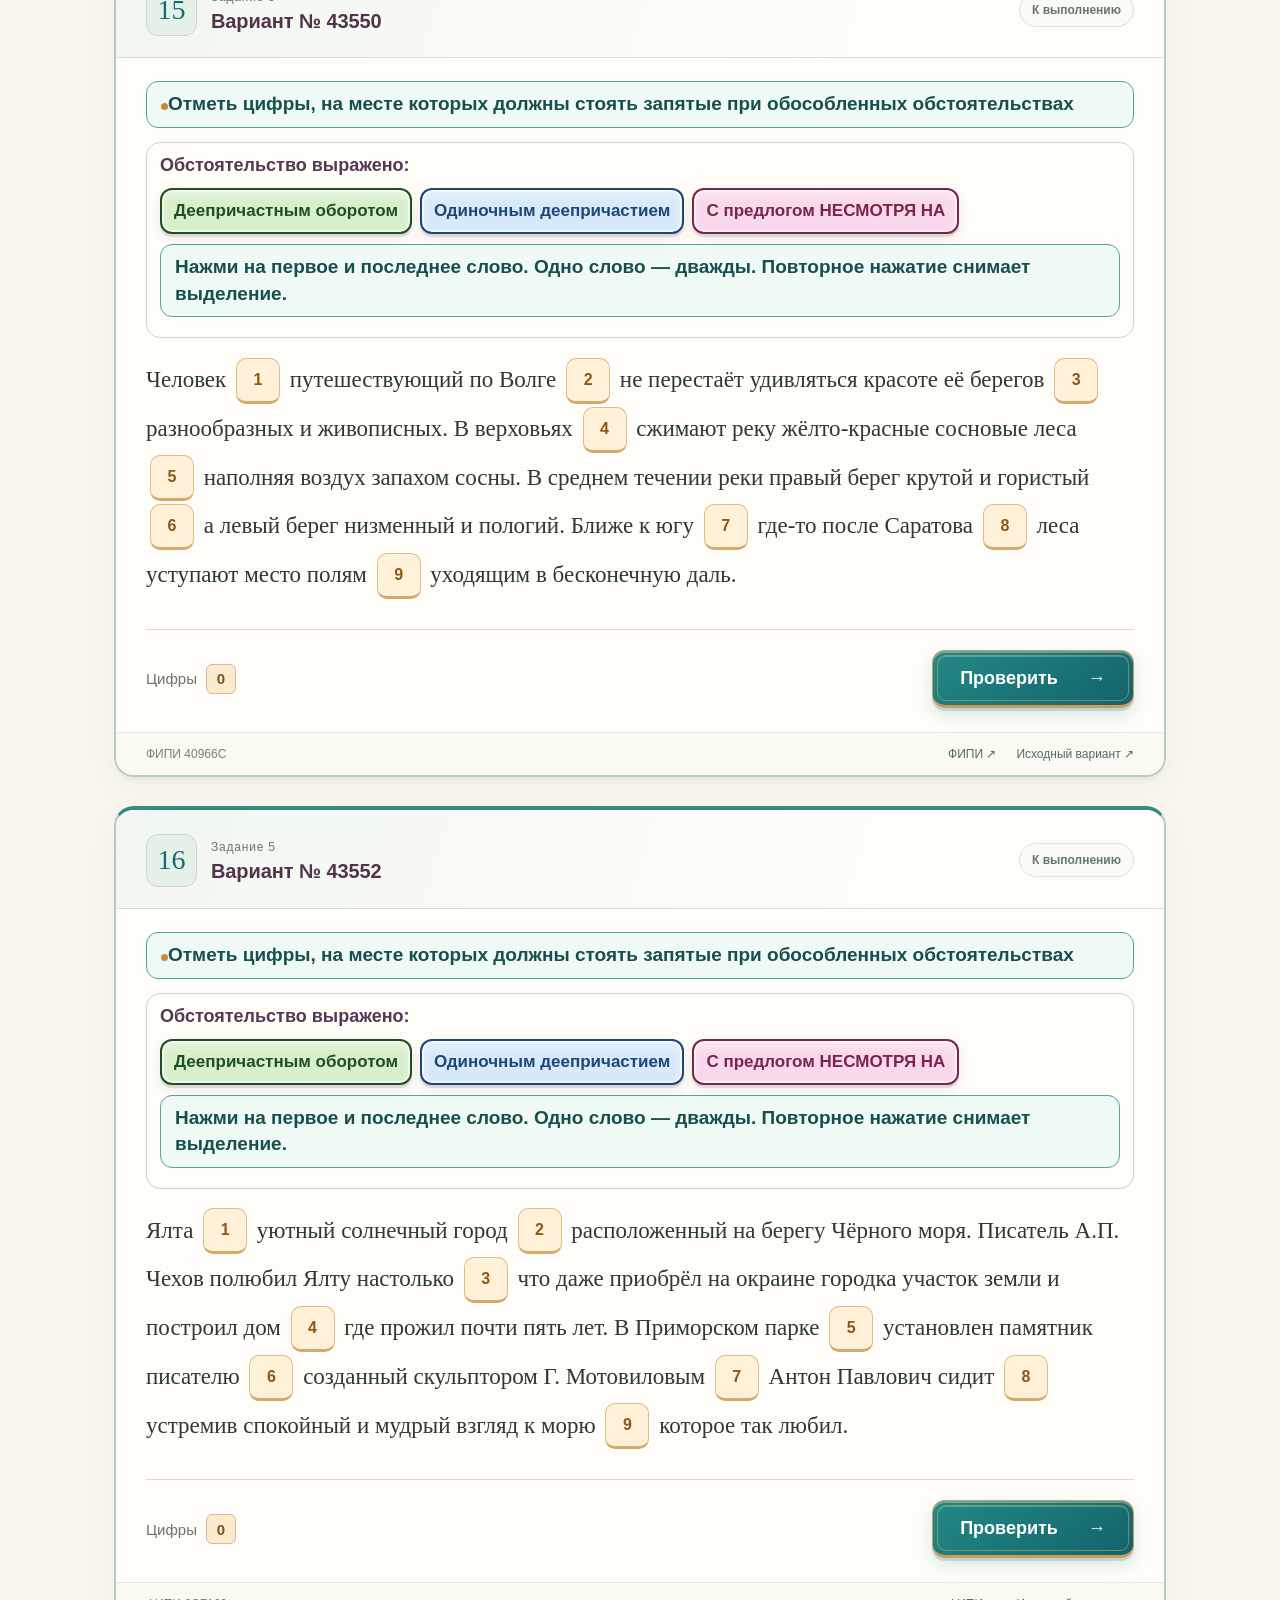
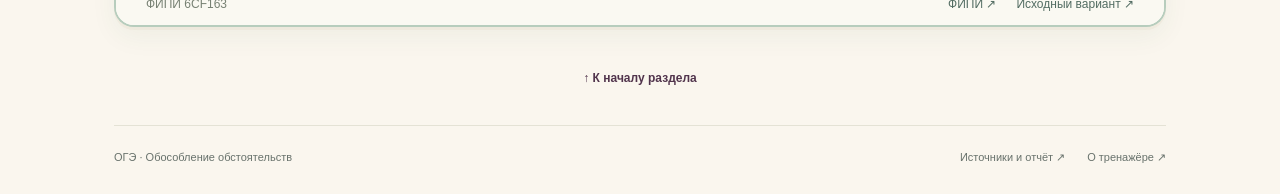
<file: topics/obosoblenie/obstoyatelstva.html>
<!doctype html>
<html lang="ru">
<head>
  <meta charset="utf-8">
  <meta name="viewport" content="width=device-width, initial-scale=1">
  <meta name="theme-color" content="#146c70">
  <meta name="description" content="Тренажёр ОГЭ: обособленные обстоятельства и запятые при них. Задания 3, 4 и 5.">
  <title>ОГЭ · Обособление обстоятельств</title>
  <link rel="stylesheet" href="../../styles.css">
  <link rel="stylesheet" href="../../site.css">
  <link rel="stylesheet" href="../../controls.css">
  <link rel="stylesheet" href="../../compact.css">
  <script defer src="../../trainers/obstoyatelstva/data.js"></script>
  <script defer src="../../trainers/obstoyatelstva/core.js"></script>
  <script defer src="../../trainers/obstoyatelstva/app.js"></script>
  <link rel="stylesheet" href="../../trainers/obstoyatelstva/styles.css">
  <script defer src="../../trainers/obstoyatelstva/panel.js"></script>
</head>
<body data-page="obstoyatelstva">
  <a class="skip" href="#cards">К заданиям</a>
  <header class="masthead"><div class="brand"><span class="brand-mark" aria-hidden="true">;</span><span>Русский язык<span class="brand-divider">/</span>ОГЭ</span></div><span id="save-status" role="status" class="save-status">Прогресс сохраняется автоматически</span></header>
  <div class="control-shell"><div class="control-panel"><nav class="trainer-return" aria-label="Навигация сайта"><a class="portal-back portal-home-button" href="../../index.html"><svg class="home-icon" viewBox="0 0 24 24" aria-hidden="true"><path d="M3 10.5 12 3l9 7.5M5.5 9v11h5v-6h3v6h5V9"/></svg> На главную</a><span class="trainer-breadcrumb">Запятые ОГЭ <span aria-hidden="true">/</span> Обстоятельства</span></nav>
    <nav id="sections" class="sections" aria-label="Разделы"><button data-task="5" class="section active" aria-current="page">Задание 5 <span id="count-5" class="count">16</span></button><button data-task="4" class="section">Задание 4 <span id="count-4" class="count">21</span></button><button data-task="3" class="section">Задание 3 <span id="count-3" class="count">15</span></button></nav>
    <div class="compact-progress"><div><span>Пройдено</span><strong id="done-total">0 / 52</strong></div><progress id="progress" value="0" max="52" aria-label="Пройдено вариантов"></progress></div>
    <details class="actions-menu" id="actions-menu" open><summary class="actions-toggle" id="actions-toggle" aria-controls="panel-command-list" aria-expanded="true">Действия <svg class="actions-chevron" viewBox="0 0 16 16" aria-hidden="true"><path d="m4 6 4 4 4-4"/></svg></summary><div class="panel-actions" id="panel-command-list"><a class="button quiet parent-back" href="../obosoblenie.html"><span aria-hidden="true">←</span> К обособлению</a><button id="resume" class="button quiet continue-button"><span id="resume-label">Продолжить</span><svg class="continue-icon" viewBox="0 0 20 20" aria-hidden="true"><path d="M3 10h13m-5-5 5 5-5 5"/></svg></button><button id="journal-open" class="button quiet">Журнал <span id="error-count" class="count coral-count">0</span></button><button id="repeat-errors" class="button quiet">Повторить ошибки</button><button id="reset" class="button quiet reset-button" aria-label="Сбросить прохождение">Сброс</button></div></details>
  </div></div>
  <main id="main">
    <div class="page-heading"><div><span class="eyebrow">ОБОСОБЛЕНИЕ ОБСТОЯТЕЛЬСТВ</span><h1><span>Обстоятельства</span></h1><p>Отметь цифры, на месте которых должны стоять запятые при обособленных обстоятельствах.</p></div></div>
    <p id="resume-status" class="resume-status" role="status" tabindex="-1" hidden>Все варианты пройдены</p>
    <div class="practice-guide"><span class="guide-item"><span class="position-example">1</span> обособленные обстоятельства</span><span class="guide-hint">Повторное нажатие отменяет выбор</span></div>
    <p id="migration-note" class="migration-note" hidden></p>
    <p class="method-note">Если подходящих позиций нет, оставь цифры невыбранными.</p>
    <section class="feed" aria-labelledby="section-title">
      <div class="feed-heading"><div><span class="eyebrow" id="section-kicker">ПУНКТУАЦИОННЫЙ АНАЛИЗ</span><h2 id="section-title">Задание 5</h2></div><dl class="scores"><div><dt>Запятые</dt><dd id="comma-score">0 / 0</dd></div><div><dt>Конструкции</dt><dd id="syntax-score">0 / 0</dd></div><div><dt>Оба задания</dt><dd id="overall-score">0 / 0</dd></div><div class="scores-caption">вариантов верно / проверено</div></dl></div>
      <div class="toolbar"><div class="filters" role="group" aria-label="Фильтр карточек"><button data-filter="all" class="filter active" aria-pressed="true">Все варианты</button><button data-filter="pending" class="filter" aria-pressed="false">Не завершены</button><button data-filter="mistakes" class="filter" aria-pressed="false">С ошибками</button></div><label class="search"><span aria-hidden="true">⌕</span><input id="search" type="search" placeholder="Текст или номер варианта" aria-label="Поиск по тексту или номеру варианта"></label></div>
      <div class="feed-caption"><span id="feed-count" role="status"></span><span id="section-description">Один вариант — одна карточка</span></div>
      <div id="cards" tabindex="-1"><p>Загрузка заданий…</p></div><button id="back-top" class="button quiet back-top">↑ К началу раздела</button>
    </section>
    <footer class="footer"><span>ОГЭ · Обособление обстоятельств</span><div><a href="../../OBSTOYATELSTVA-REPORT.md" target="_blank" rel="noopener">Источники и отчёт ↗</a><a href="../../README.md" target="_blank" rel="noopener">О тренажёре ↗</a></div></footer>
  </main>
  <dialog id="journal" aria-labelledby="journal-title"><div class="dialog-head"><div><span class="eyebrow">ИСТОРИЯ ПРАКТИКИ</span><h2 id="journal-title">Журнал ошибок</h2></div><button id="journal-close" class="icon-button" aria-label="Закрыть журнал">×</button></div><p class="muted">Лишний выбор и пропуски сохраняются с контекстом. История остаётся после исправления.</p><div class="journal-tools"><button id="retry-all" class="button primary">Повторить ошибки</button><button id="export-journal" class="button secondary">Скачать журнал</button></div><div id="journal-list"></div></dialog>
  <dialog id="reset-dialog" aria-labelledby="reset-title"><h2 id="reset-title">Начать заново?</h2><p>Выбранные ответы, результаты и журнал текущего прохождения будут очищены.</p><div class="dialog-actions"><button id="reset-cancel" class="button secondary">Отмена</button><button id="reset-confirm" class="button danger">Начать заново</button></div></dialog>
  <noscript>Для работы тренажёра включите JavaScript. Подключение к интернету не требуется.</noscript>
</body>
</html>
</file>
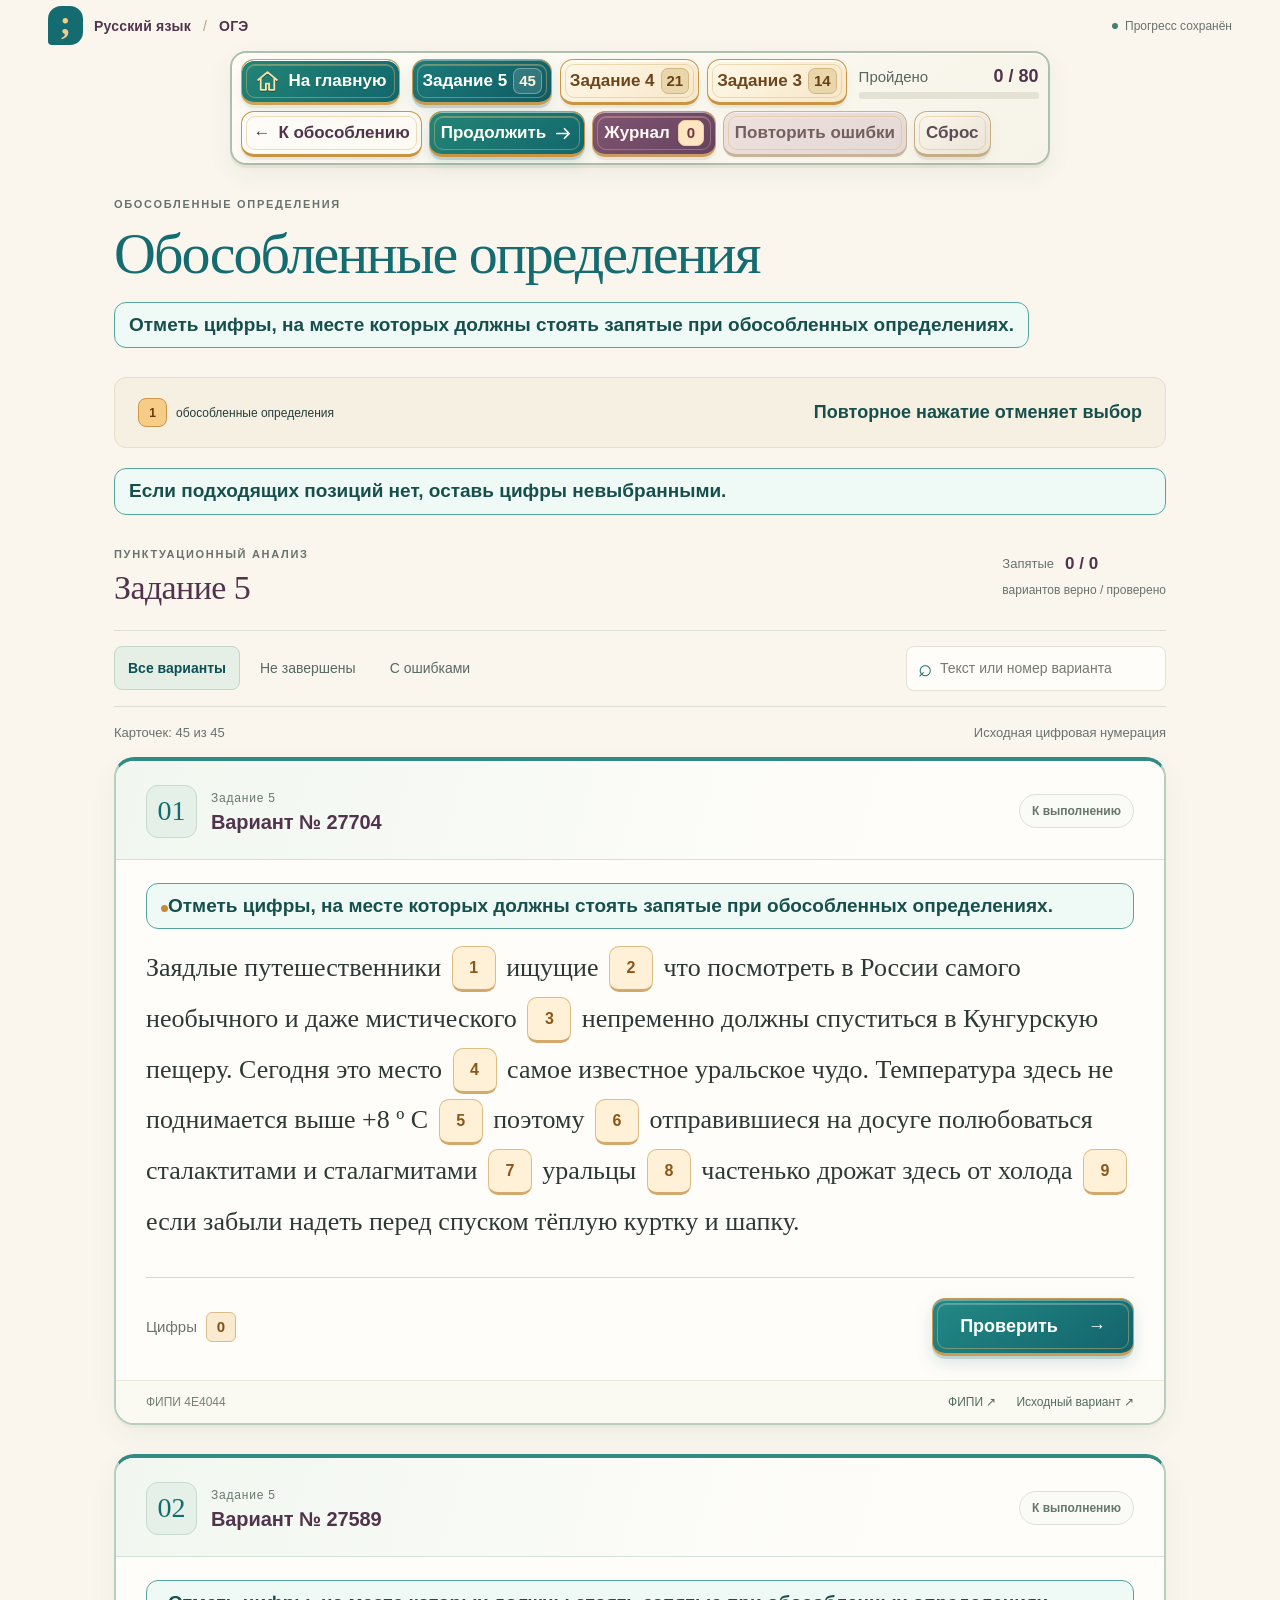
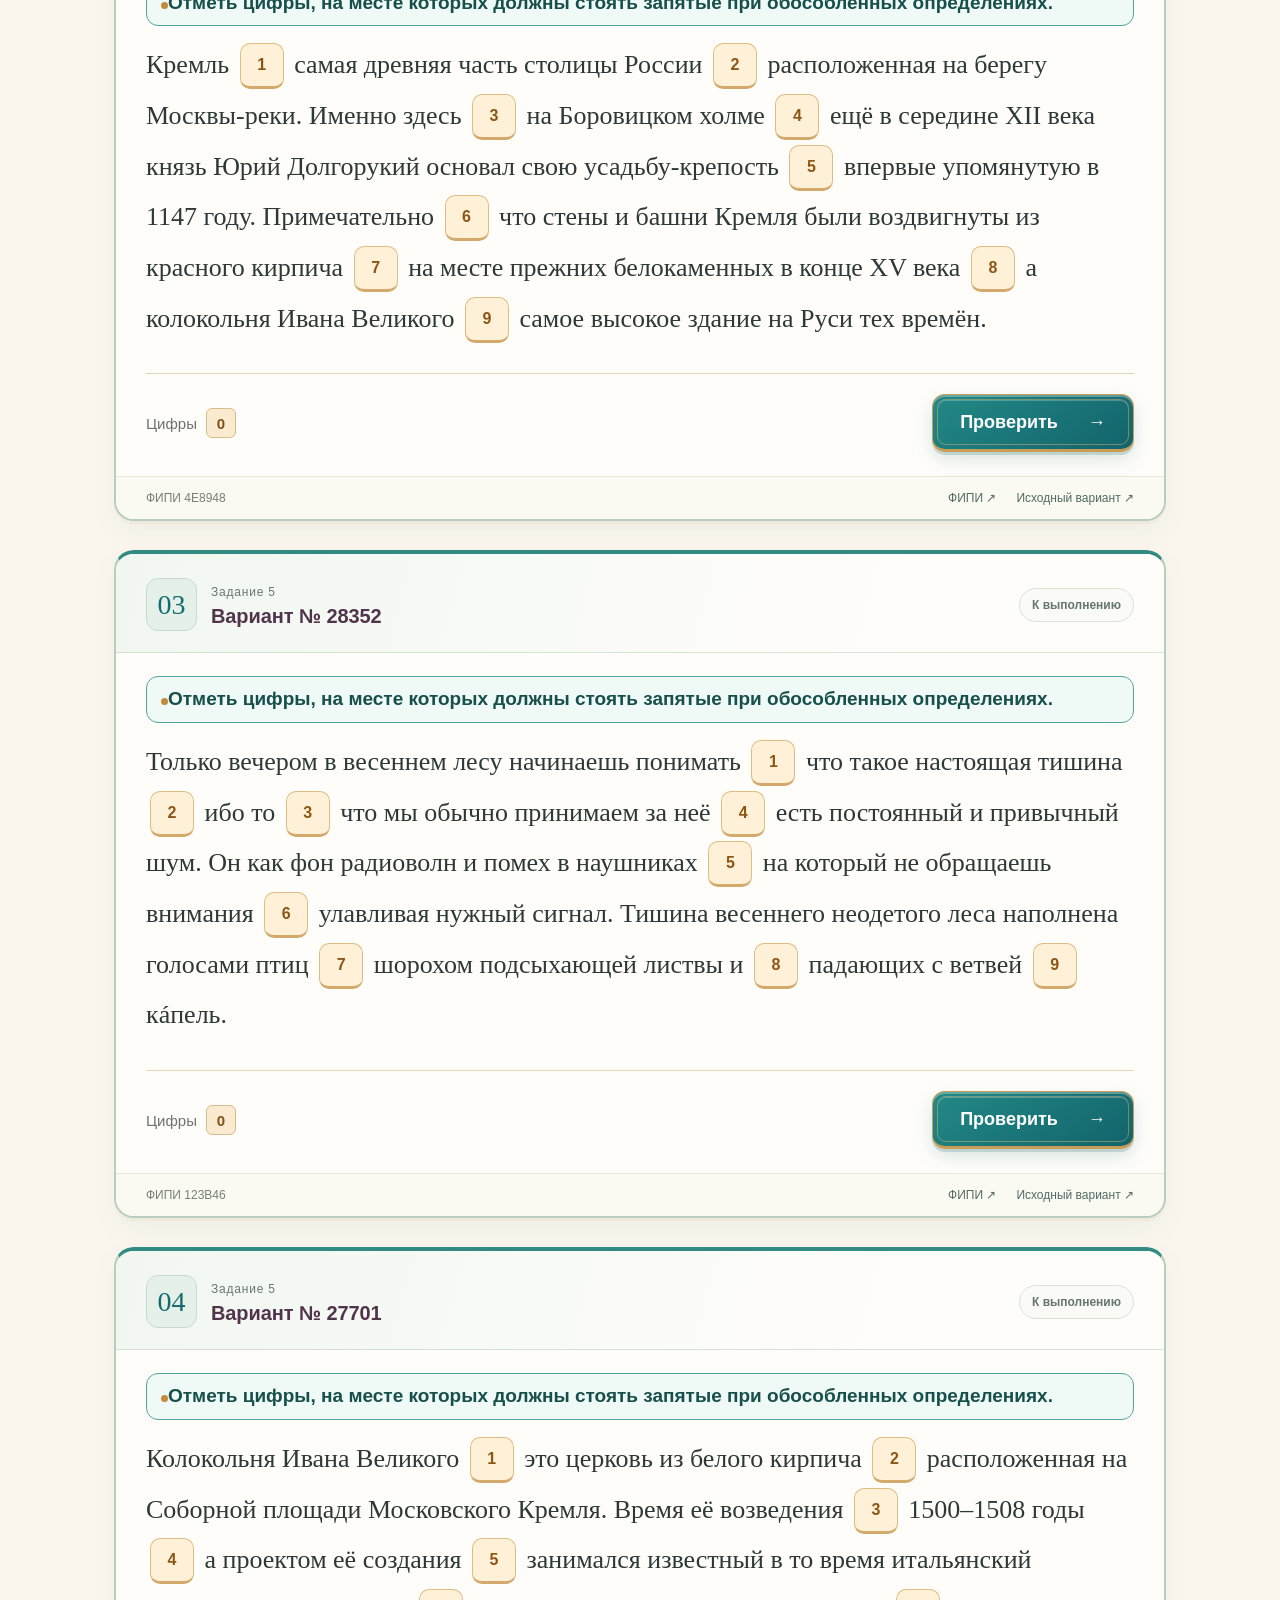
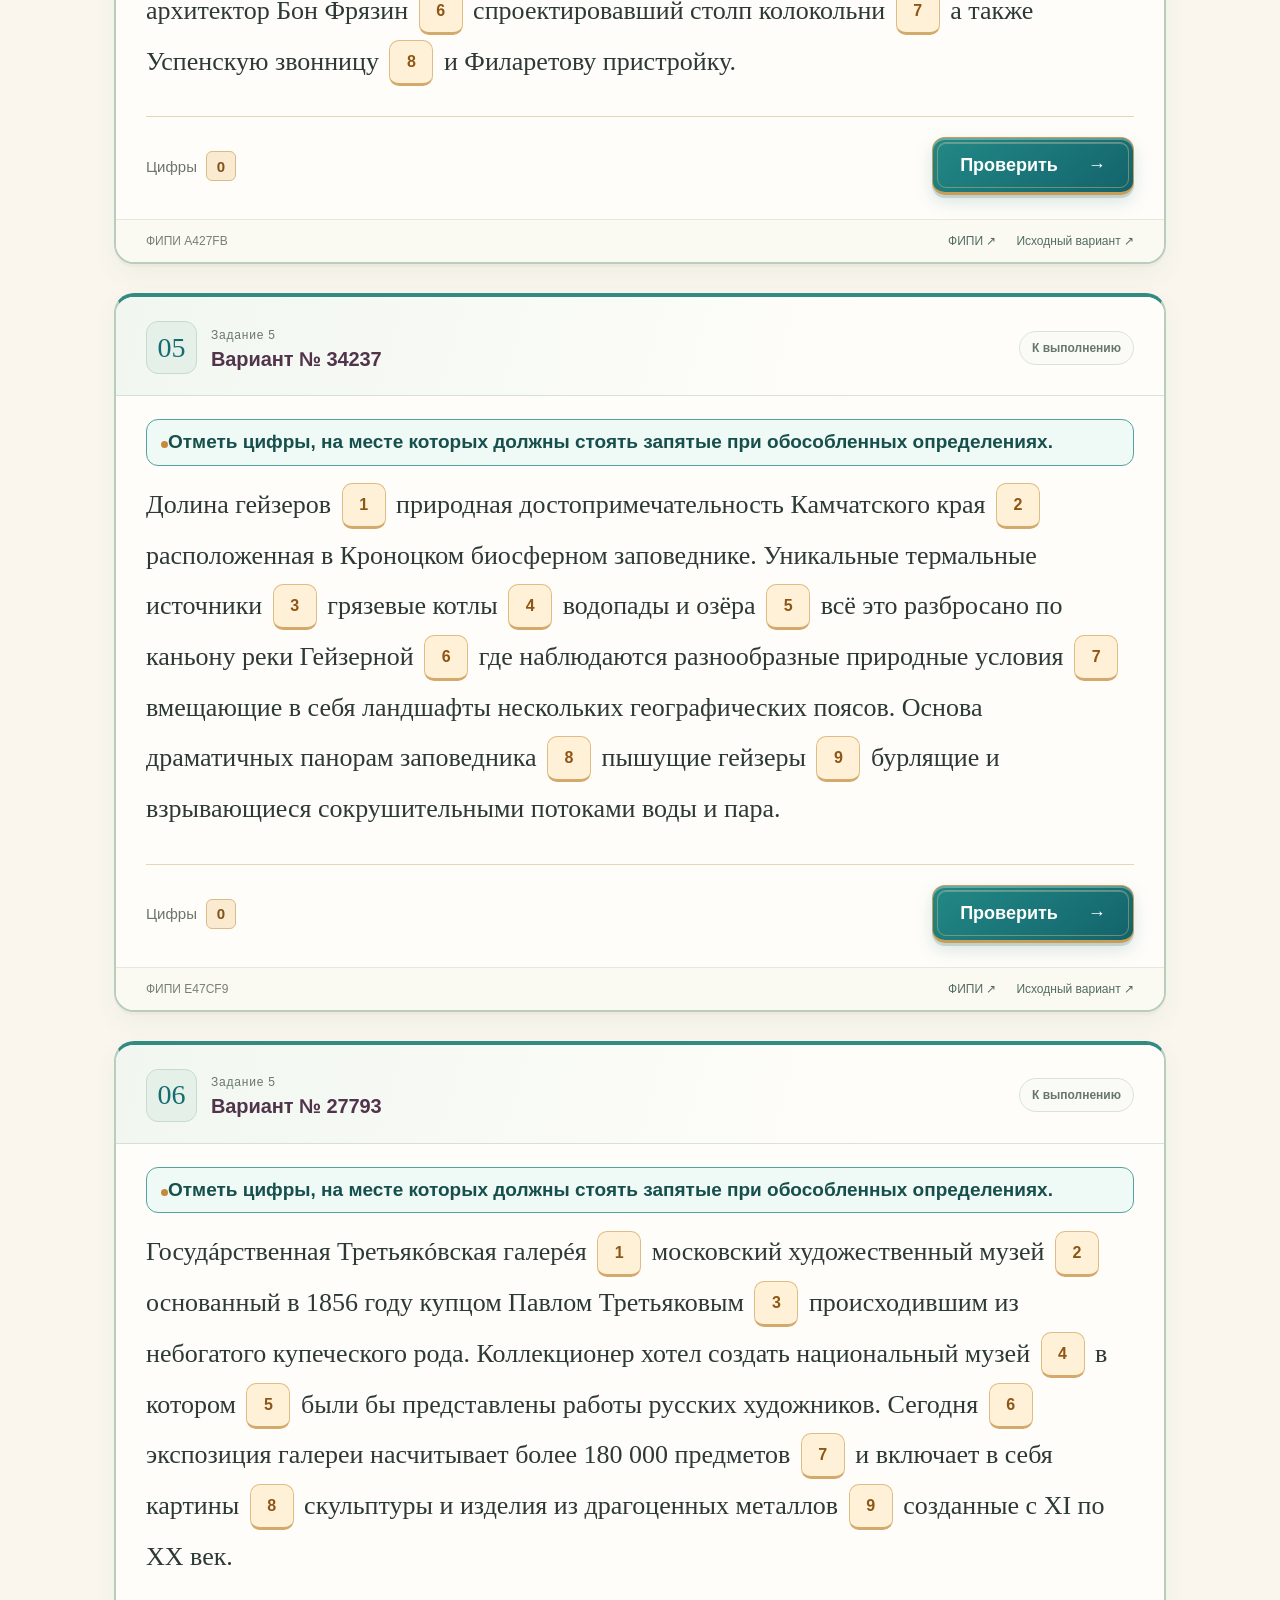
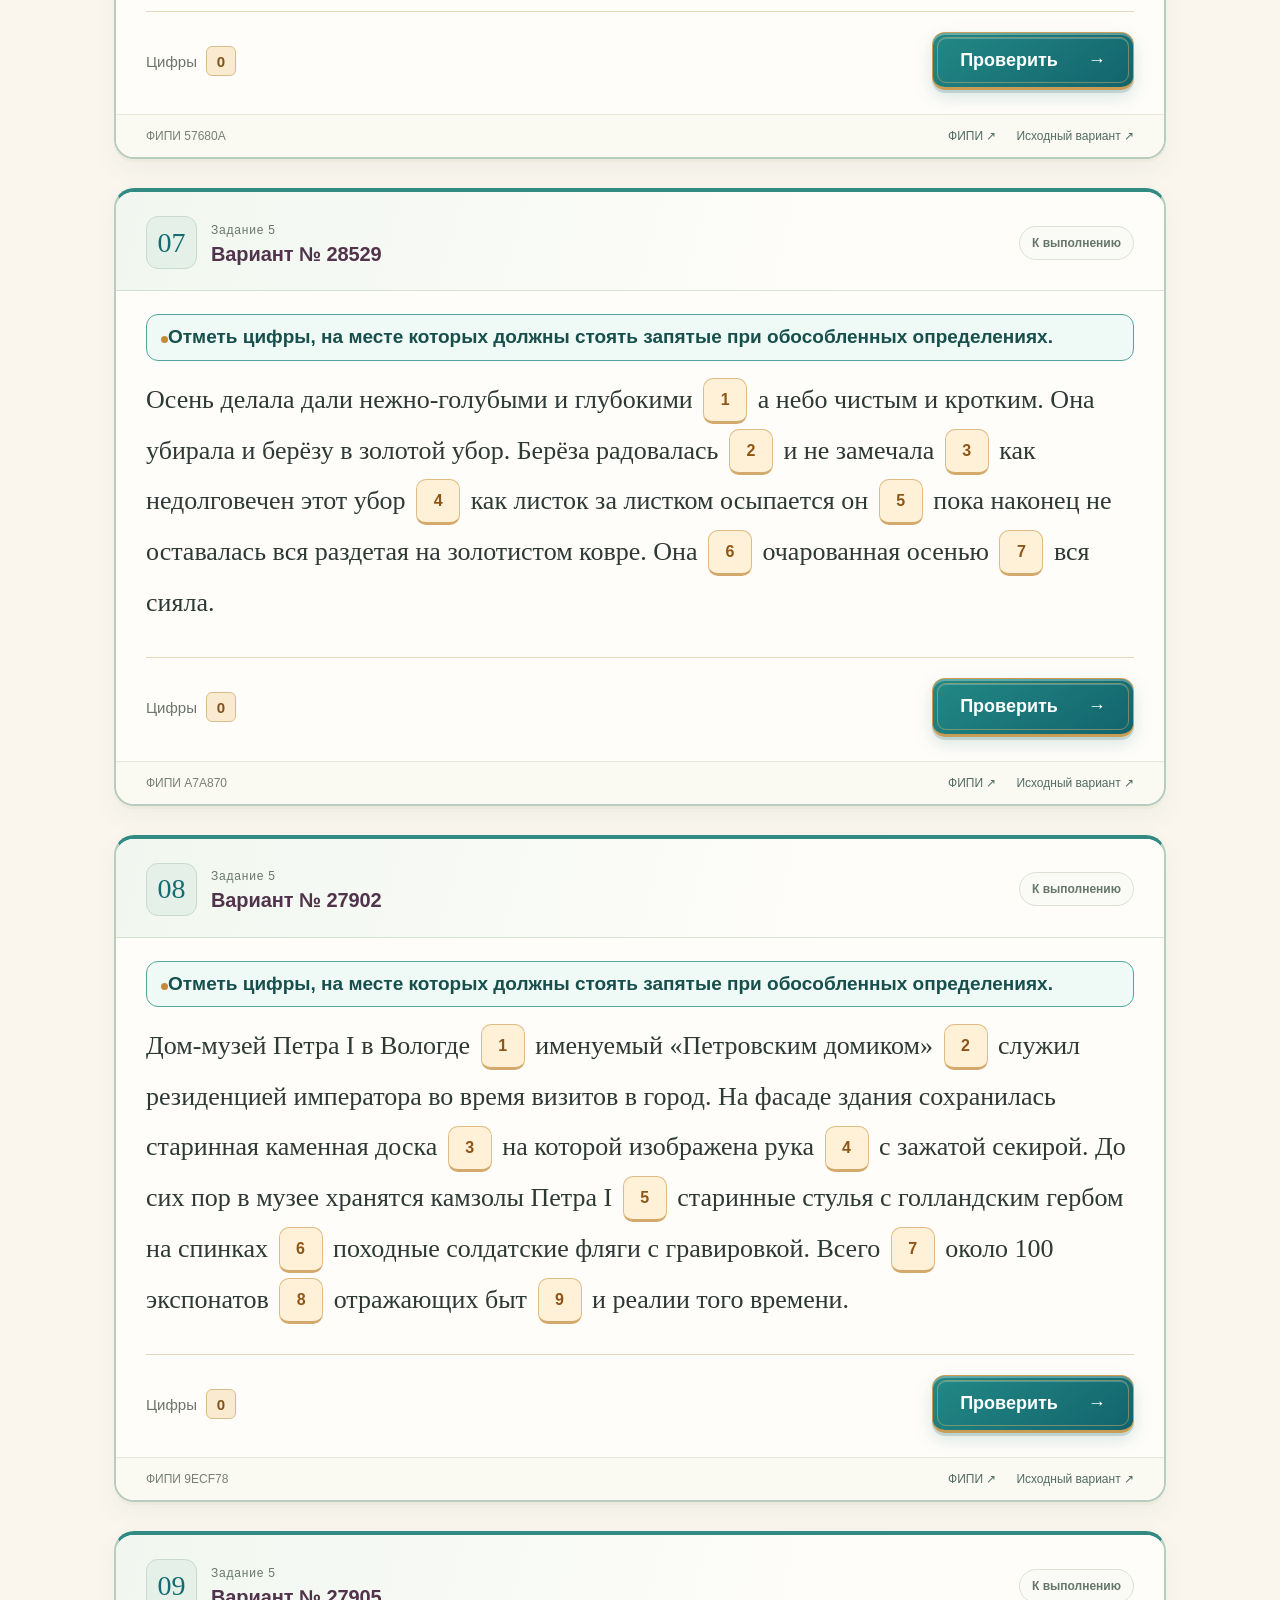
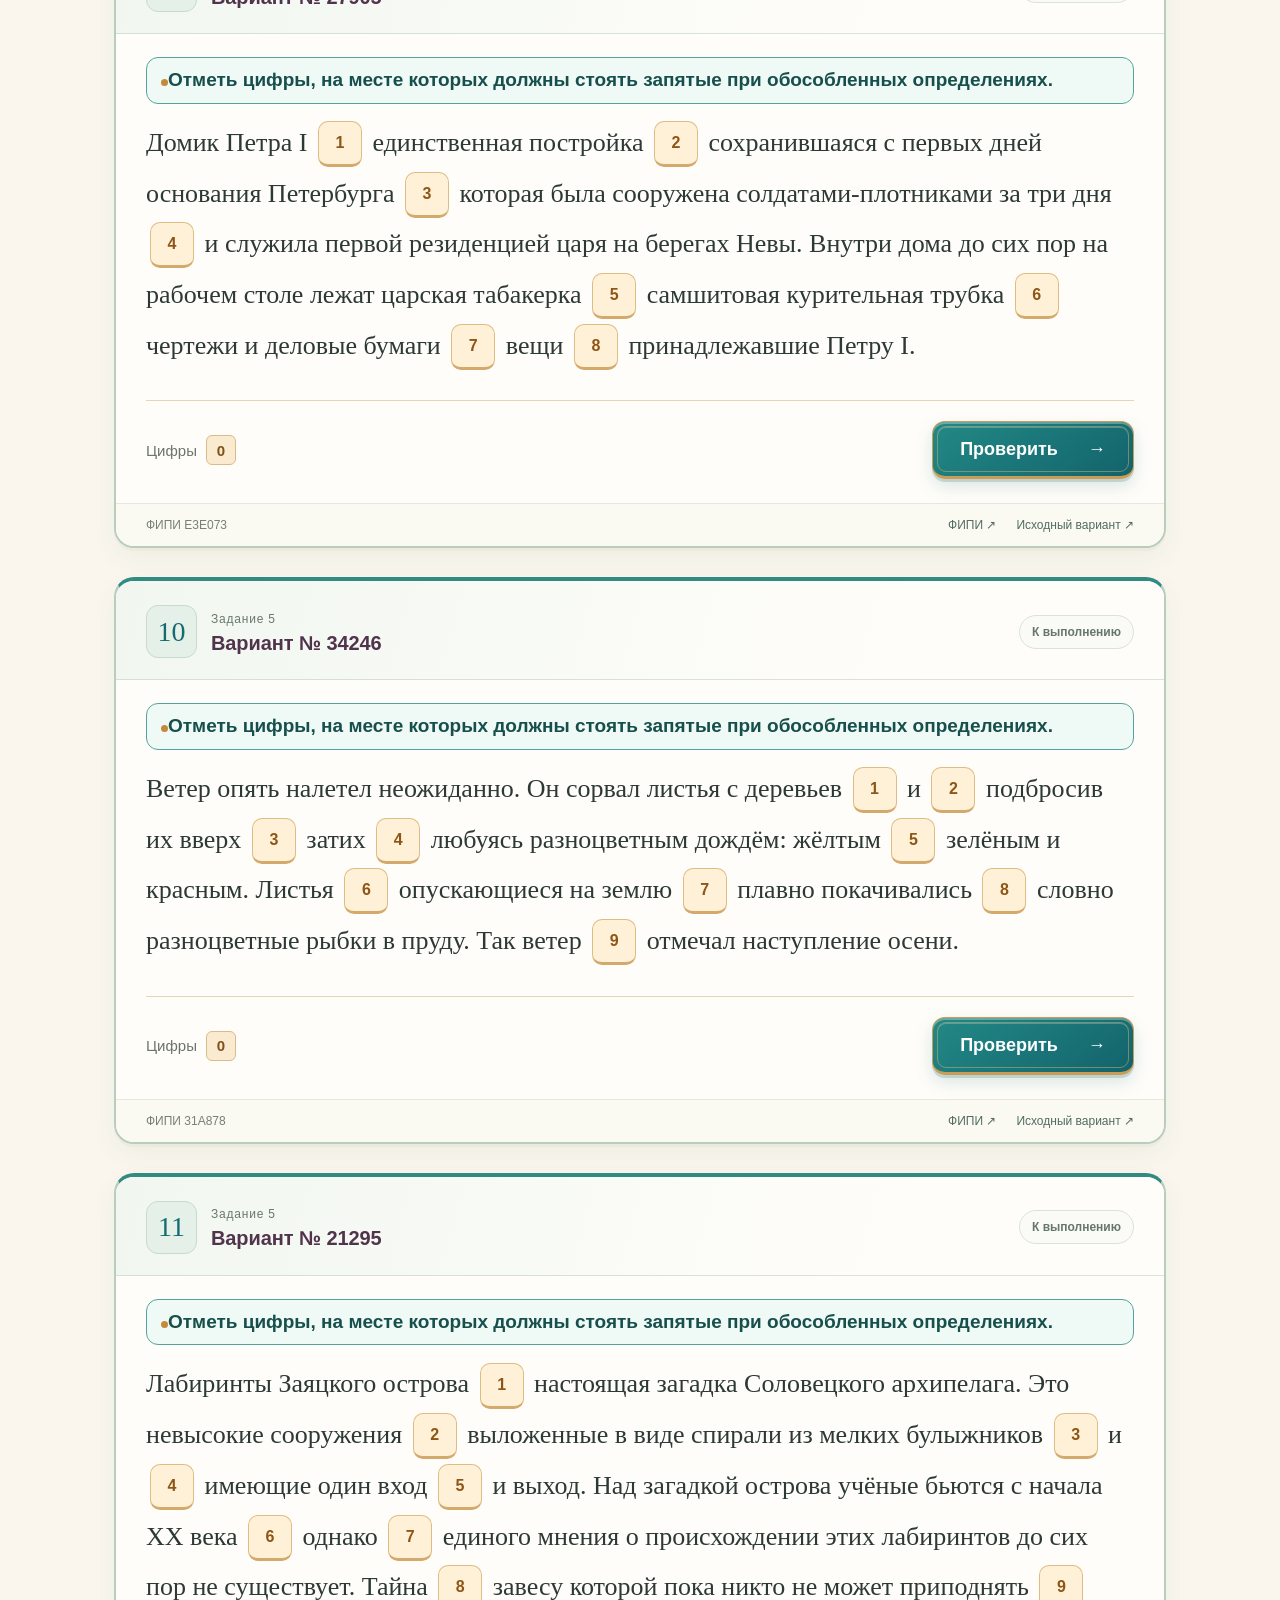
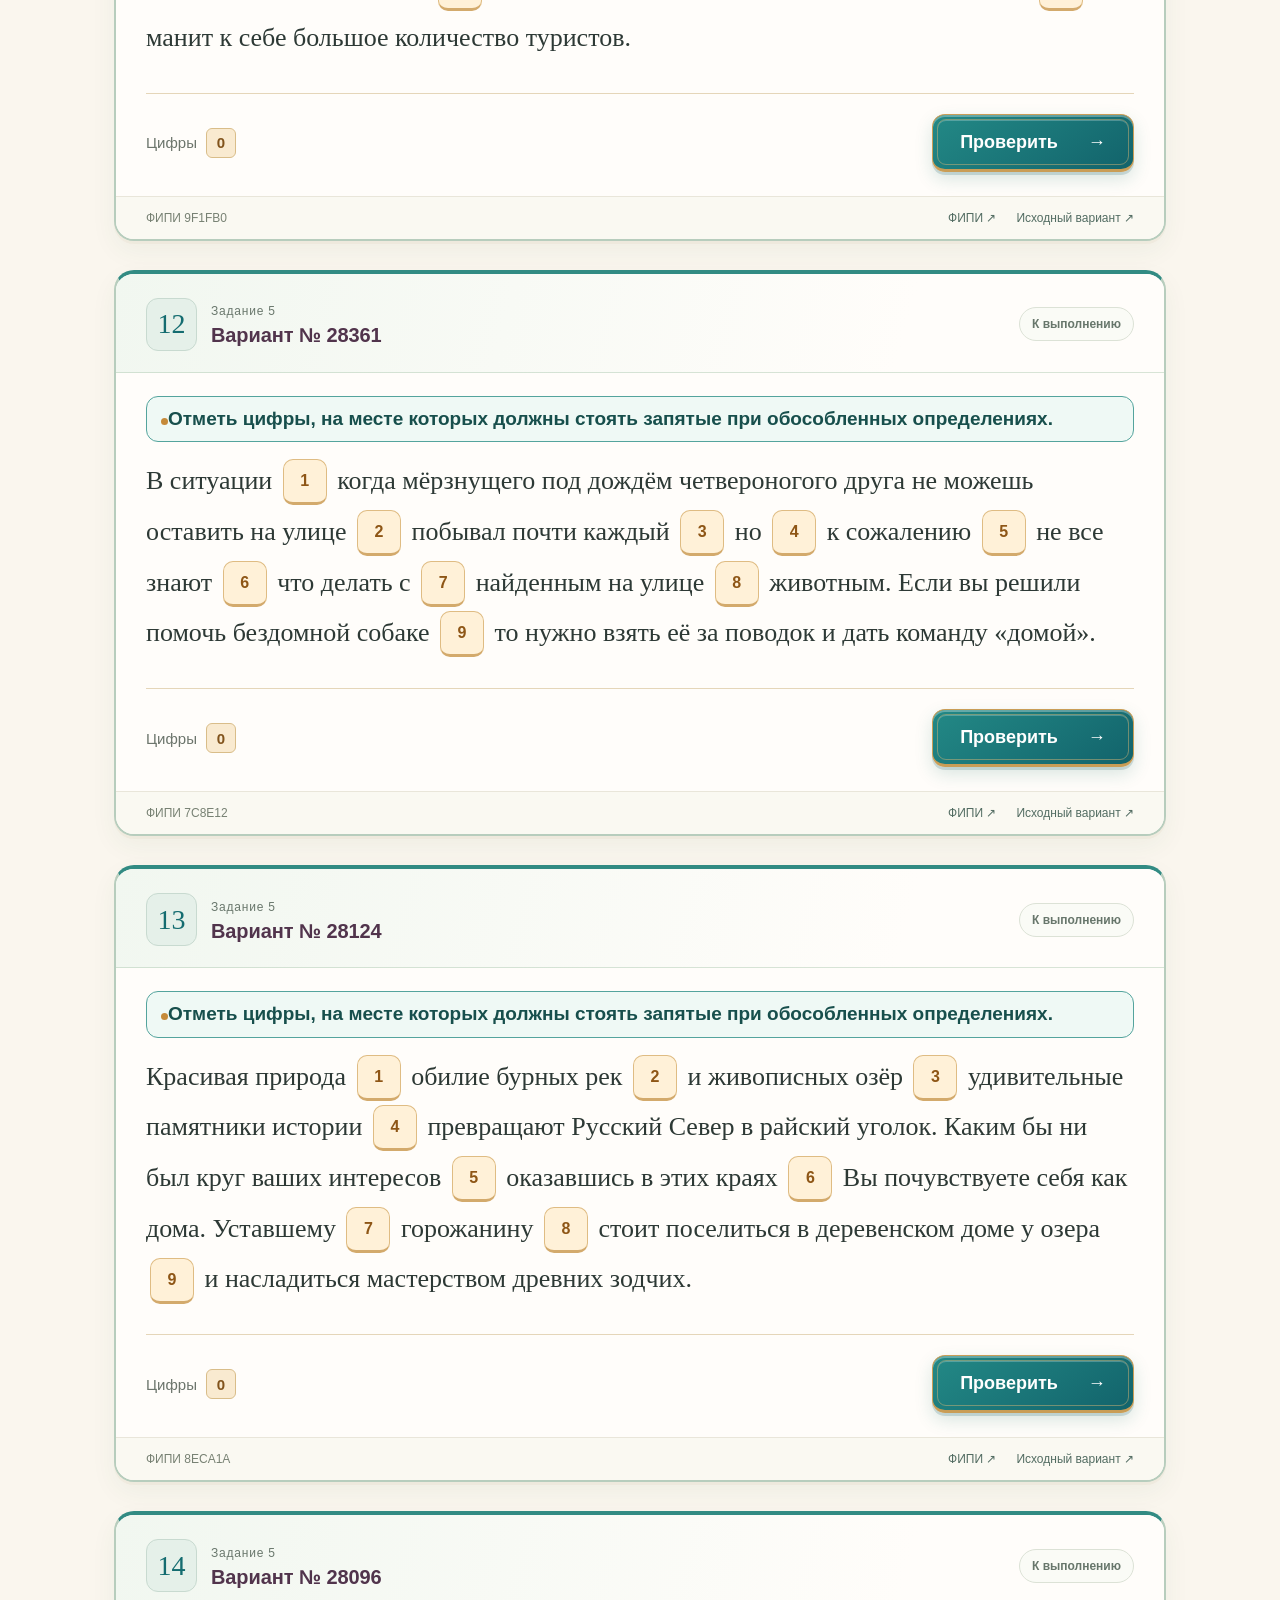
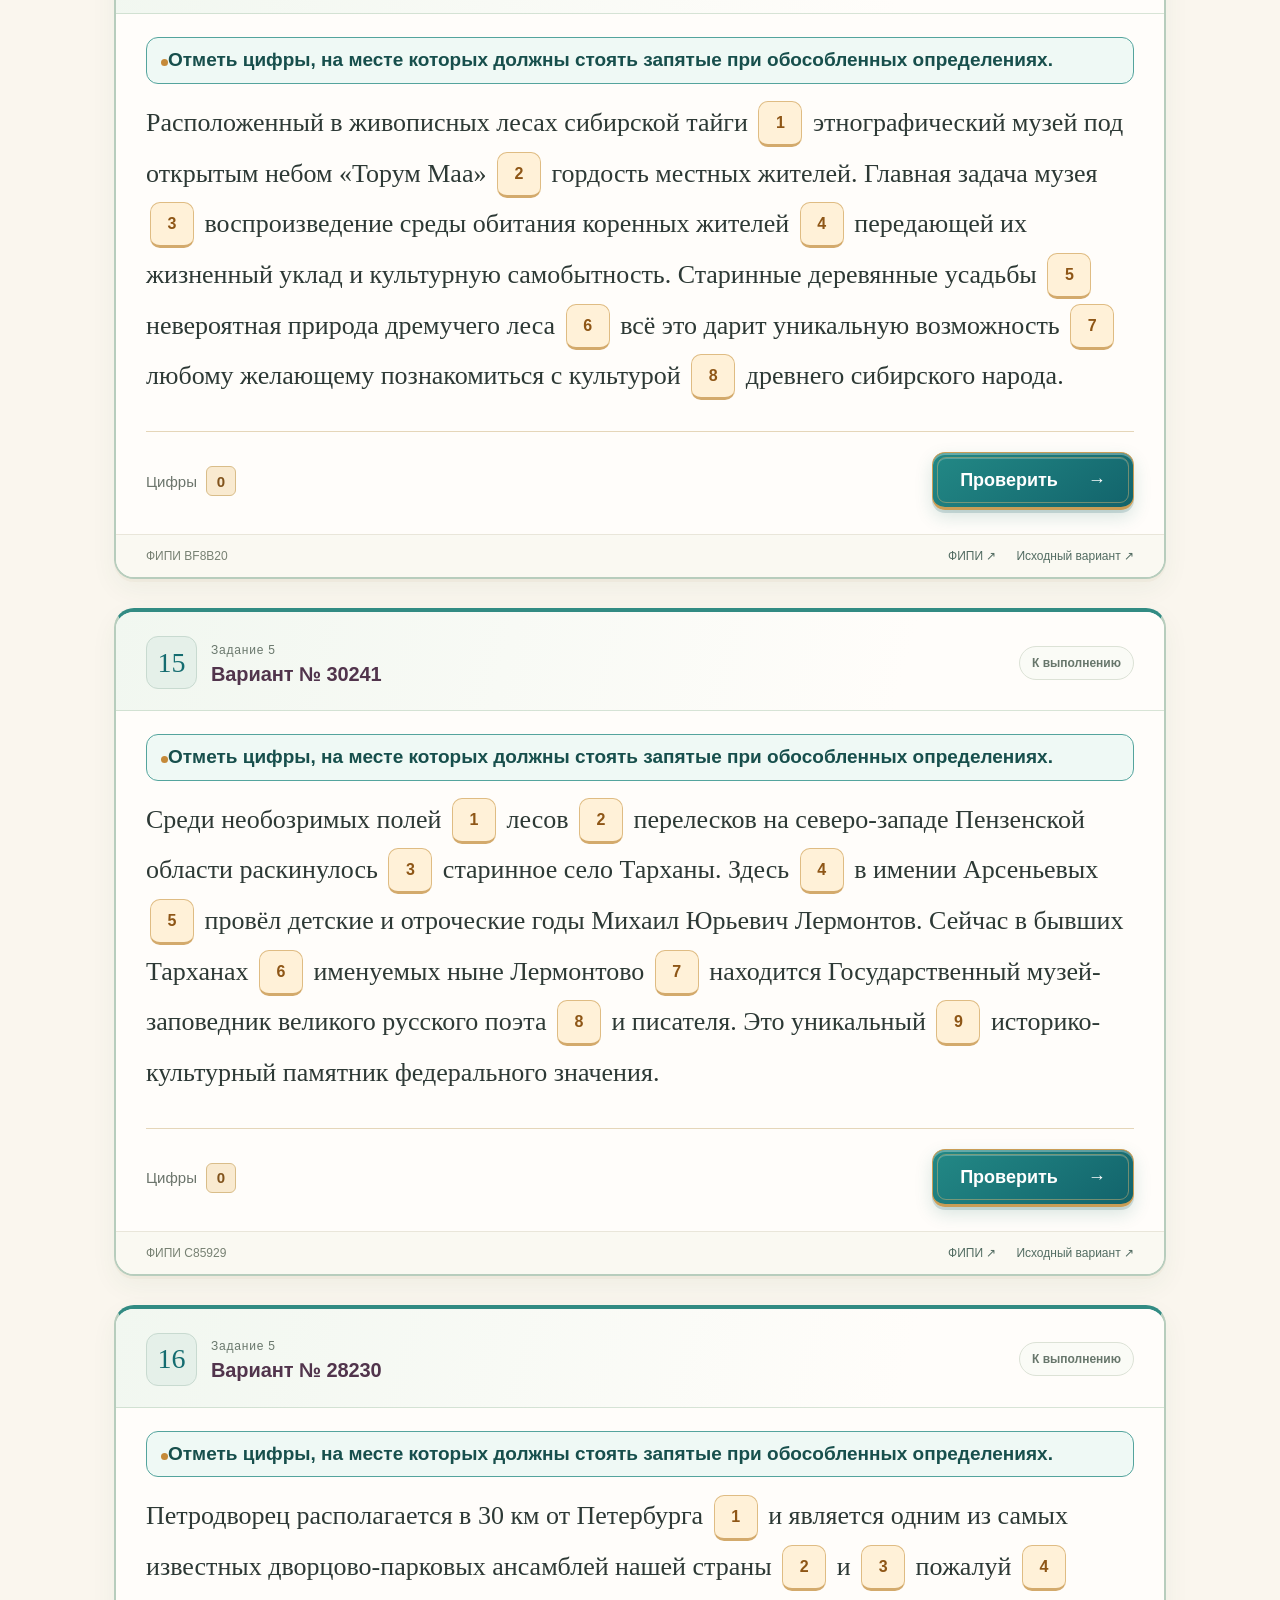
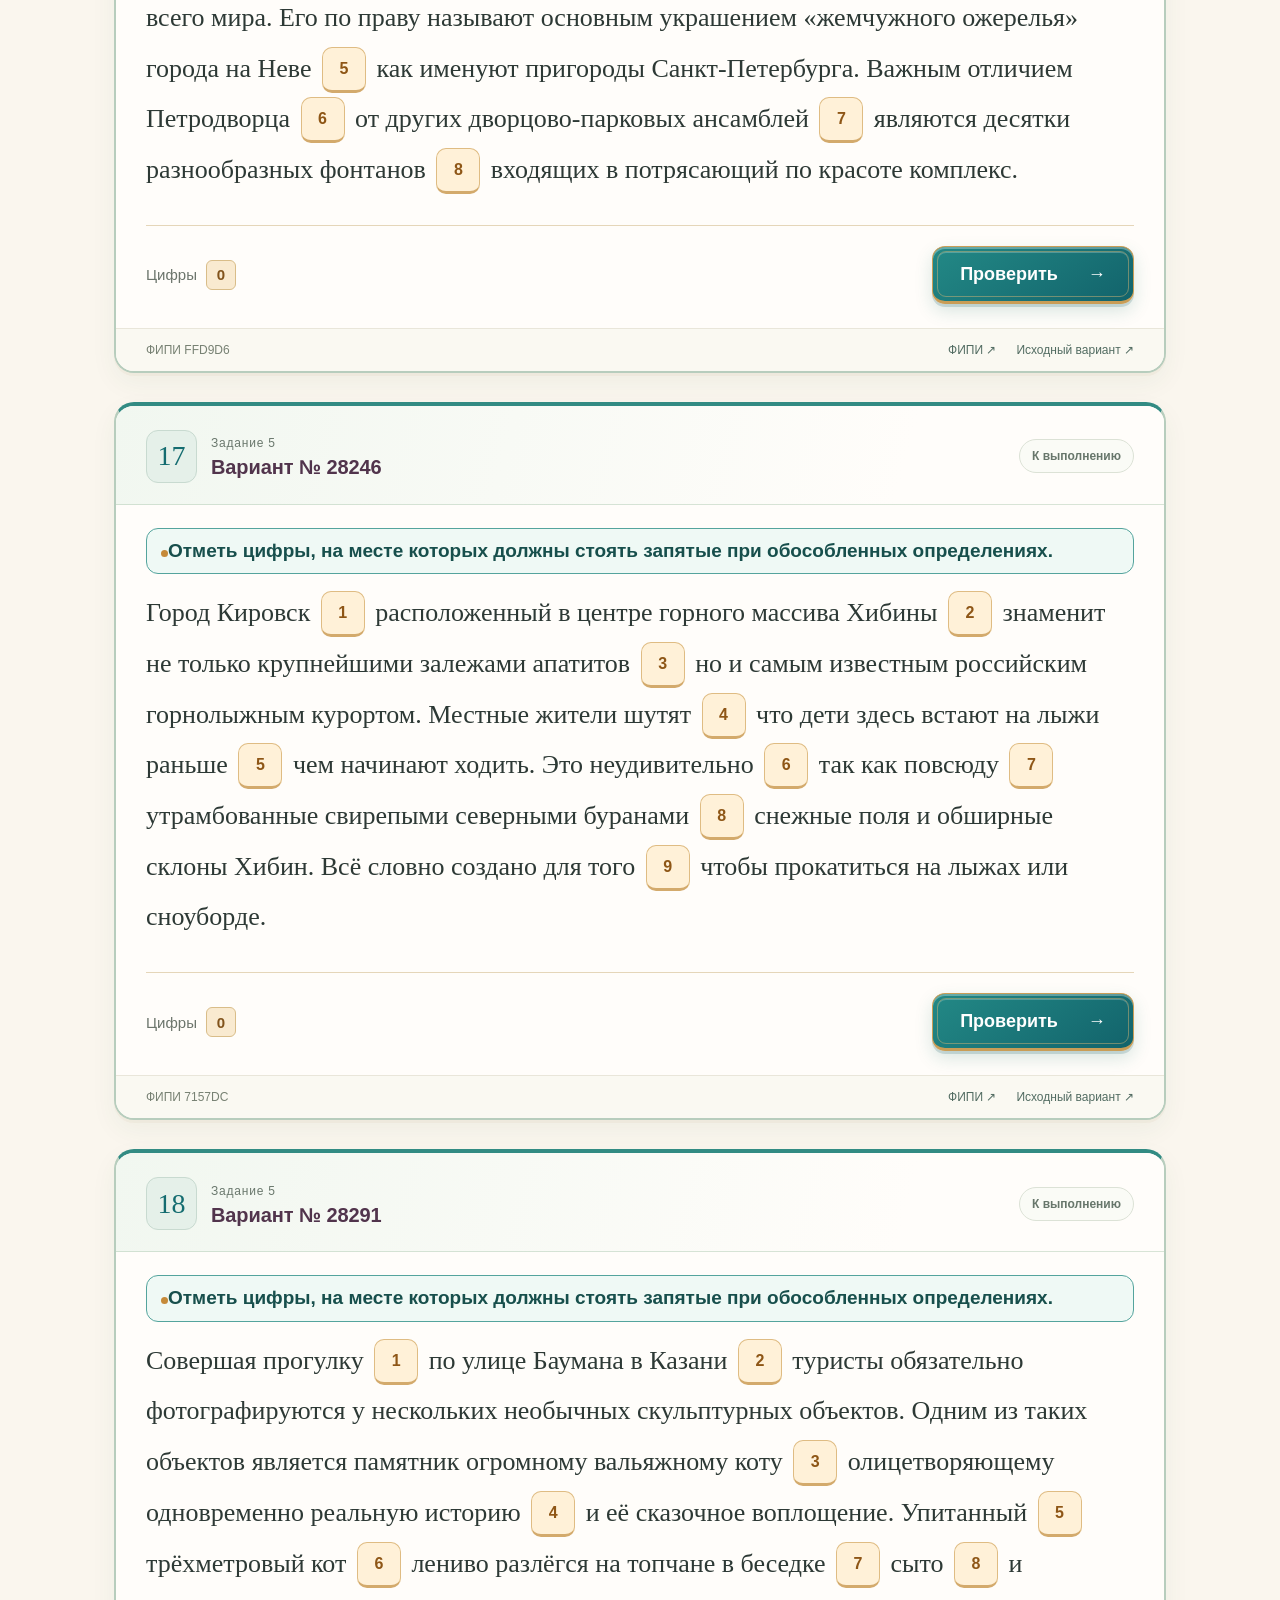
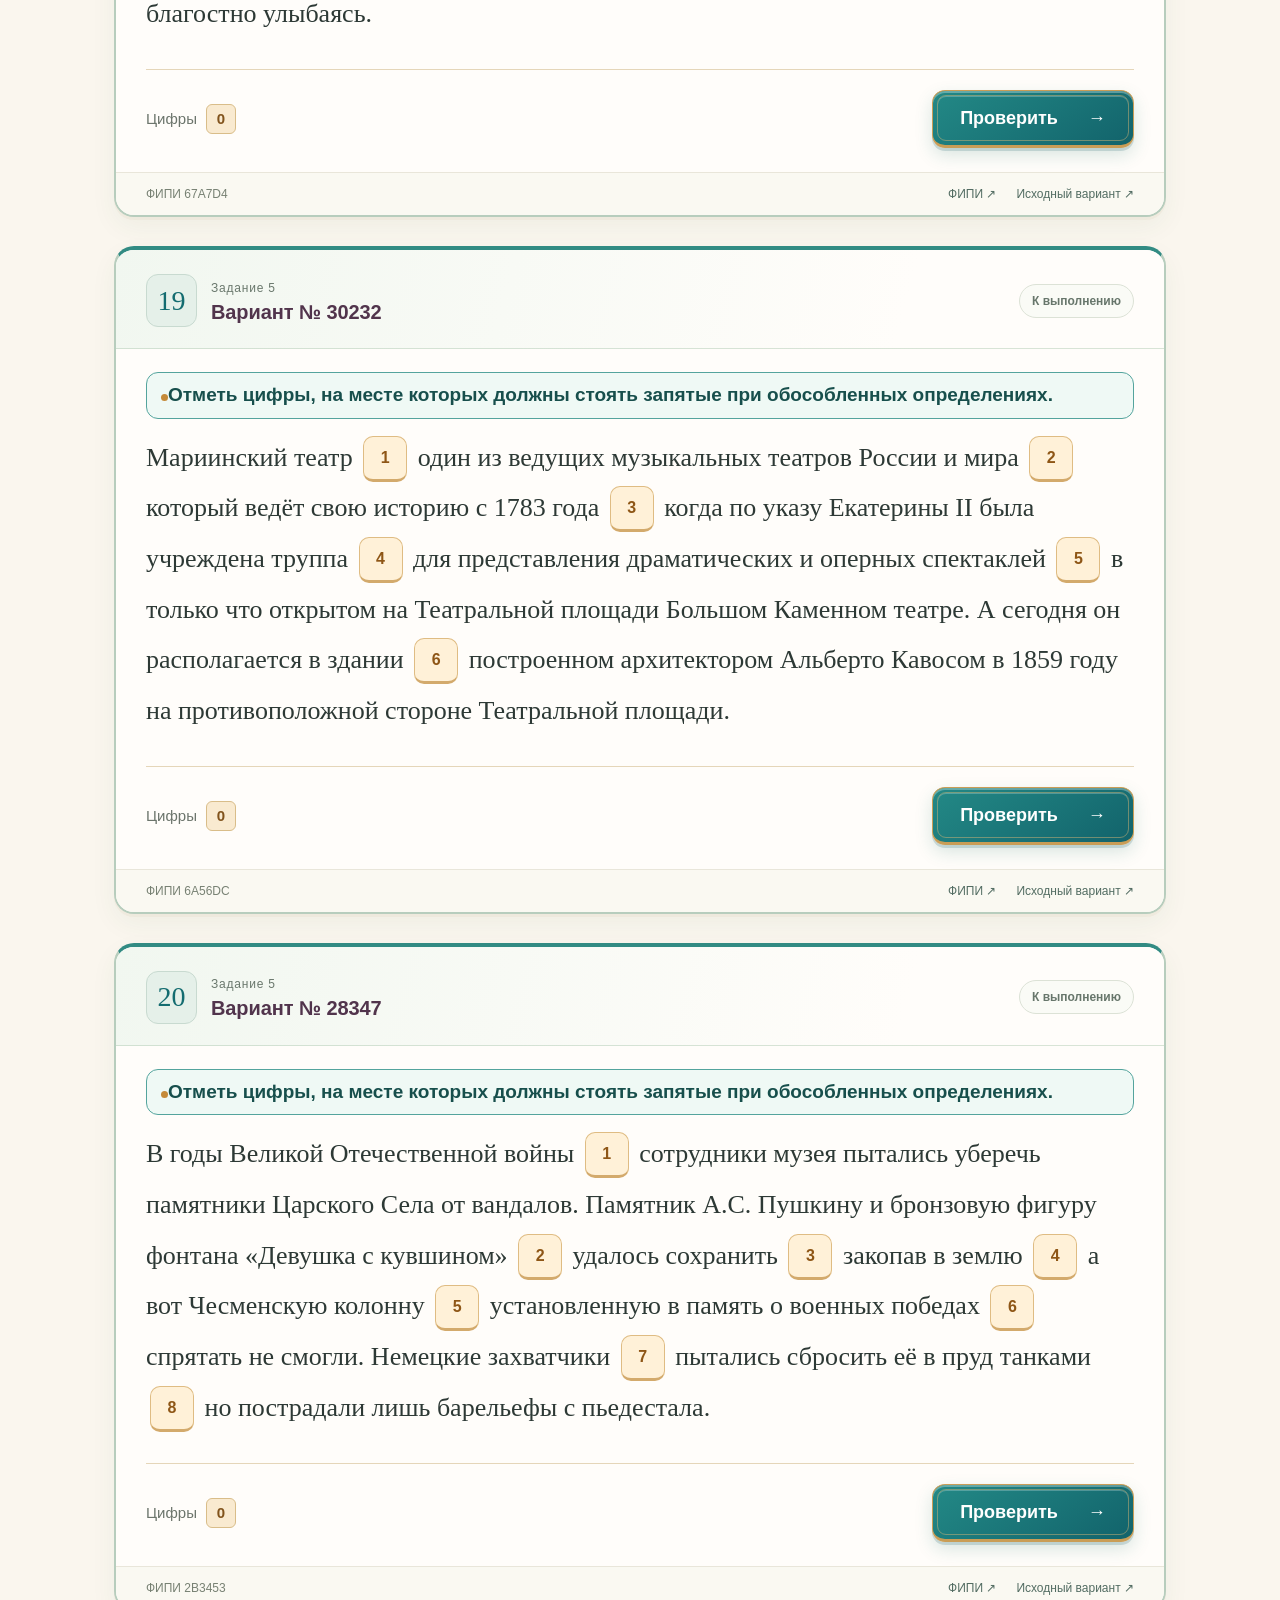
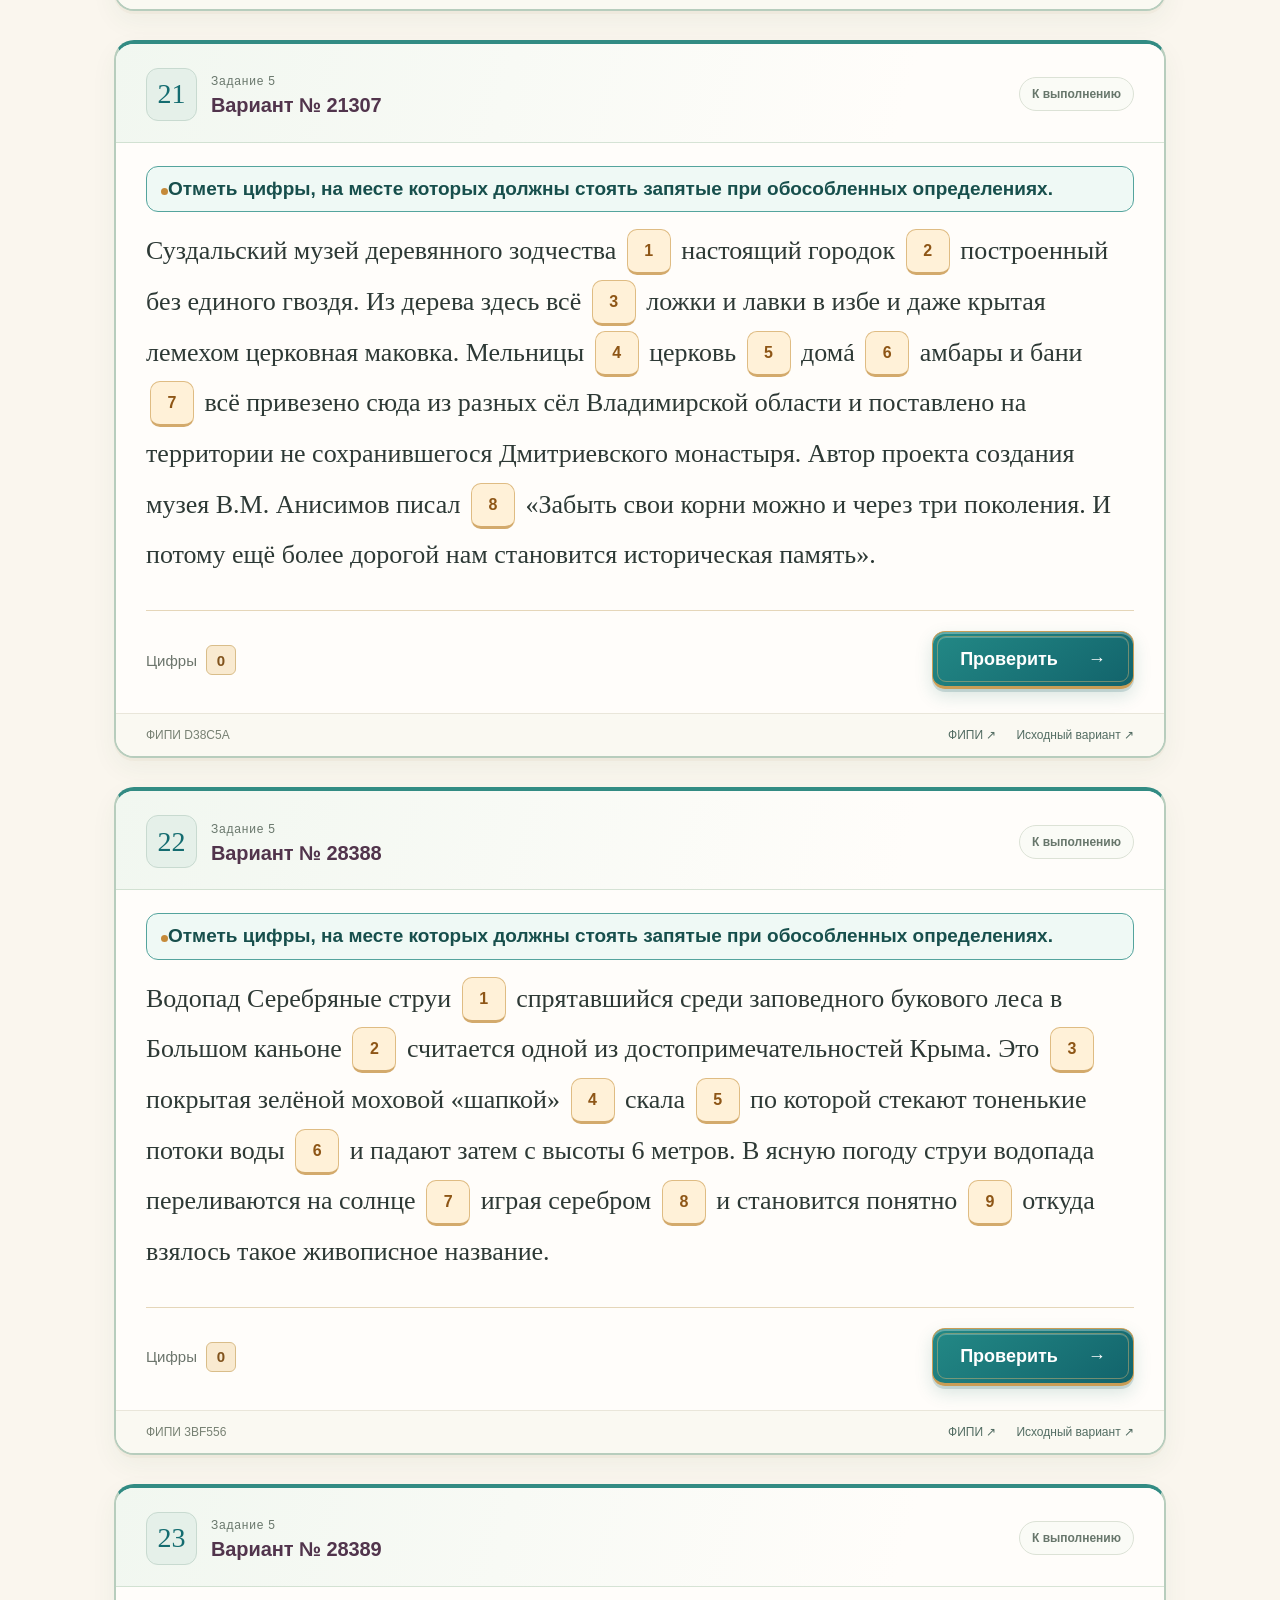
<file: topics/obosoblenie/opredeleniya.html>
<!doctype html>
<html lang="ru">
<head>
  <meta charset="utf-8">
  <meta name="viewport" content="width=device-width, initial-scale=1">
  <meta name="theme-color" content="#146c70">
  <meta name="description" content="Тренажёр ОГЭ: обособленные определения и запятые при них. Задания 3, 4 и 5.">
  <title>ОГЭ · Обособленные определения</title>
  <link rel="stylesheet" href="../../styles.css">
  <link rel="stylesheet" href="../../site.css">
  <link rel="stylesheet" href="../../controls.css">
  <link rel="stylesheet" href="../../compact.css">
  <script defer src="../../trainers/opredeleniya/data.js"></script>
  <script defer src="../../trainers/opredeleniya/core.js"></script>
  <script defer src="../../trainers/opredeleniya/highlights.js"></script>
  <script defer src="../../trainers/opredeleniya/app.js"></script>
  <link rel="stylesheet" href="../../trainers/opredeleniya/styles.css">
  <script defer src="../../trainers/opredeleniya/panel.js"></script>
</head>
<body data-page="opredeleniya">
  <a class="skip" href="#cards">К заданиям</a>
  <header class="masthead"><div class="brand"><span class="brand-mark" aria-hidden="true">;</span><span>Русский язык<span class="brand-divider">/</span>ОГЭ</span></div><span id="save-status" role="status" class="save-status">Прогресс сохраняется автоматически</span></header>
  <div class="control-shell"><div class="control-panel"><nav class="trainer-return" aria-label="Навигация сайта"><a class="portal-back portal-home-button" href="../../index.html"><svg class="home-icon" viewBox="0 0 24 24" aria-hidden="true"><path d="M3 10.5 12 3l9 7.5M5.5 9v11h5v-6h3v6h5V9"/></svg> На главную</a><span class="trainer-breadcrumb">Запятые ОГЭ <span aria-hidden="true">/</span> Обособленные определения</span></nav>
    <nav id="sections" class="sections" aria-label="Разделы"><button data-task="5" class="section active" aria-current="page">Задание 5 <span id="count-5" class="count">45</span></button><button data-task="4" class="section">Задание 4 <span id="count-4" class="count">21</span></button><button data-task="3" class="section">Задание 3 <span id="count-3" class="count">14</span></button></nav>
    <div class="compact-progress"><div><span>Пройдено</span><strong id="done-total">0 / 80</strong></div><progress id="progress" value="0" max="80" aria-label="Пройдено вариантов"></progress></div>
    <details class="actions-menu" id="actions-menu" open><summary class="actions-toggle" id="actions-toggle" aria-controls="panel-command-list" aria-expanded="true">Действия <svg class="actions-chevron" viewBox="0 0 16 16" aria-hidden="true"><path d="m4 6 4 4 4-4"/></svg></summary><div class="panel-actions" id="panel-command-list"><a class="button quiet parent-back" href="../obosoblenie.html"><span aria-hidden="true">←</span> К обособлению</a><button id="resume" class="button quiet continue-button"><span id="resume-label">Продолжить</span><svg class="continue-icon" viewBox="0 0 20 20" aria-hidden="true"><path d="M3 10h13m-5-5 5 5-5 5"/></svg></button><button id="journal-open" class="button quiet">Журнал <span id="error-count" class="count coral-count">0</span></button><button id="repeat-errors" class="button quiet">Повторить ошибки</button><button id="reset" class="button quiet reset-button" aria-label="Сбросить прохождение">Сброс</button></div></details>
  </div></div>
  <main id="main">
    <div class="page-heading"><div><span class="eyebrow">ОБОСОБЛЕННЫЕ ОПРЕДЕЛЕНИЯ</span><h1><span>Обособленные определения</span></h1><p>Отметь цифры, на месте которых должны стоять запятые при обособленных определениях.</p></div></div>
    <p id="resume-status" class="resume-status" role="status" tabindex="-1" hidden>Все варианты пройдены</p>
    <div class="practice-guide"><span class="guide-item"><span class="position-example">1</span> обособленные определения</span><span class="guide-hint">Повторное нажатие отменяет выбор</span></div>
    <p id="migration-note" class="migration-note" hidden></p>
    <p class="method-note">Если подходящих позиций нет, оставь цифры невыбранными.</p>
    <section class="feed" aria-labelledby="section-title">
      <div class="feed-heading"><div><span class="eyebrow" id="section-kicker">ПУНКТУАЦИОННЫЕ ПРАВИЛА</span><h2 id="section-title">Задание 5</h2></div><dl class="scores"><div><dt>Запятые</dt><dd id="comma-score">0 / 0</dd></div><div class="scores-caption">вариантов верно / проверено</div></dl></div>
      <div class="toolbar"><div class="filters" role="group" aria-label="Фильтр карточек"><button data-filter="all" class="filter active" aria-pressed="true">Все варианты</button><button data-filter="pending" class="filter" aria-pressed="false">Не завершены</button><button data-filter="mistakes" class="filter" aria-pressed="false">С ошибками</button></div><label class="search"><span aria-hidden="true">⌕</span><input id="search" type="search" placeholder="Текст или номер варианта" aria-label="Поиск по тексту или номеру варианта"></label></div>
      <div class="feed-caption"><span id="feed-count" role="status"></span><span id="section-description">Один вариант — одна карточка</span></div>
      <div id="cards" tabindex="-1"><p>Загрузка заданий…</p></div><button id="back-top" class="button quiet back-top">↑ К началу раздела</button>
    </section>
    <footer class="footer"><span>ОГЭ · Обособленные определения</span><div><a href="../../OPREDELENIYA-REPORT.md" target="_blank" rel="noopener">Источники и отчёт ↗</a><a href="../../README.md" target="_blank" rel="noopener">О тренажёре ↗</a></div></footer>
  </main>
  <dialog id="journal" aria-labelledby="journal-title"><div class="dialog-head"><div><span class="eyebrow">ИСТОРИЯ ПРАКТИКИ</span><h2 id="journal-title">Журнал ошибок</h2></div><button id="journal-close" class="icon-button" aria-label="Закрыть журнал">×</button></div><p class="muted">Лишний выбор и пропуски сохраняются с контекстом. История остаётся после исправления.</p><div class="journal-tools"><button id="retry-all" class="button primary">Повторить ошибки</button><button id="export-journal" class="button secondary">Скачать журнал</button></div><div id="journal-list"></div></dialog>
  <dialog id="reset-dialog" aria-labelledby="reset-title"><h2 id="reset-title">Начать заново?</h2><p>Выбранные ответы, результаты и журнал текущего прохождения будут очищены.</p><div class="dialog-actions"><button id="reset-cancel" class="button secondary">Отмена</button><button id="reset-confirm" class="button danger">Начать заново</button></div></dialog>
  <noscript>Для работы тренажёра включите JavaScript. Подключение к интернету не требуется.</noscript>
</body>
</html>
</file>
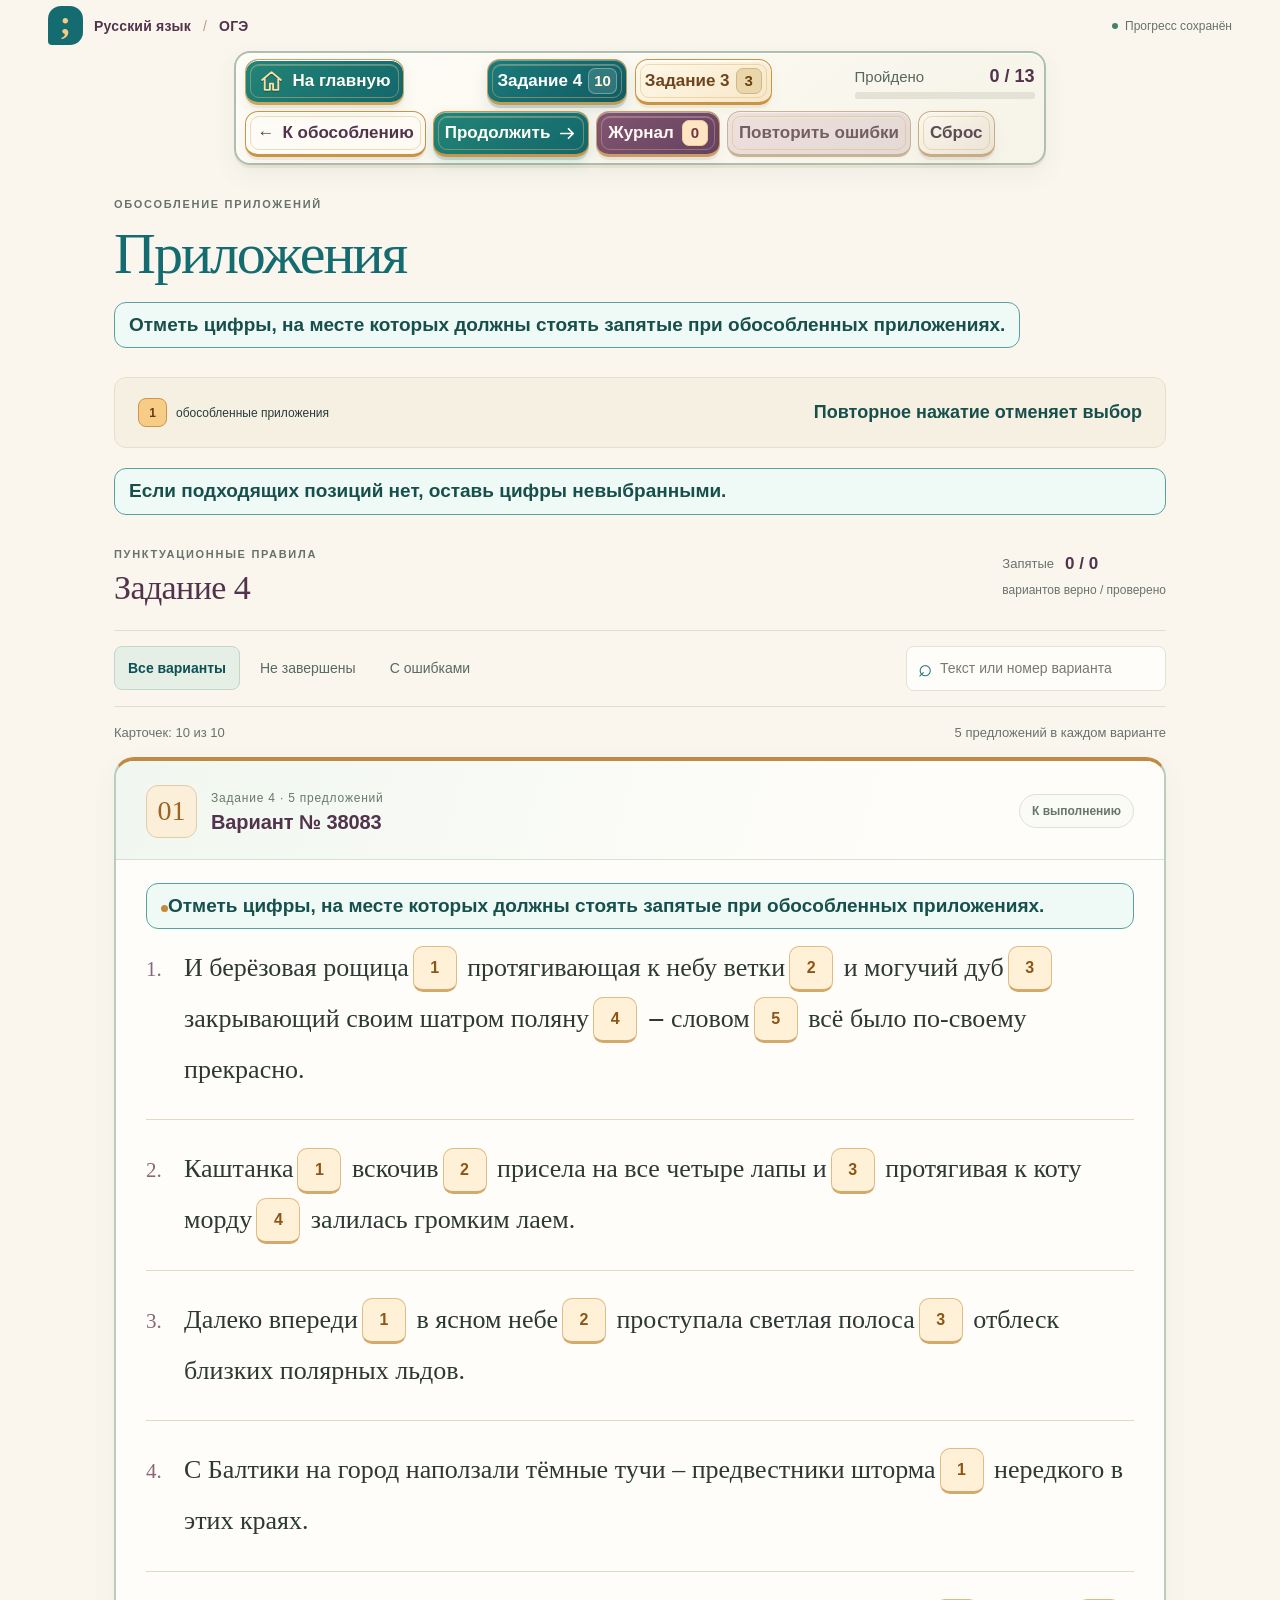
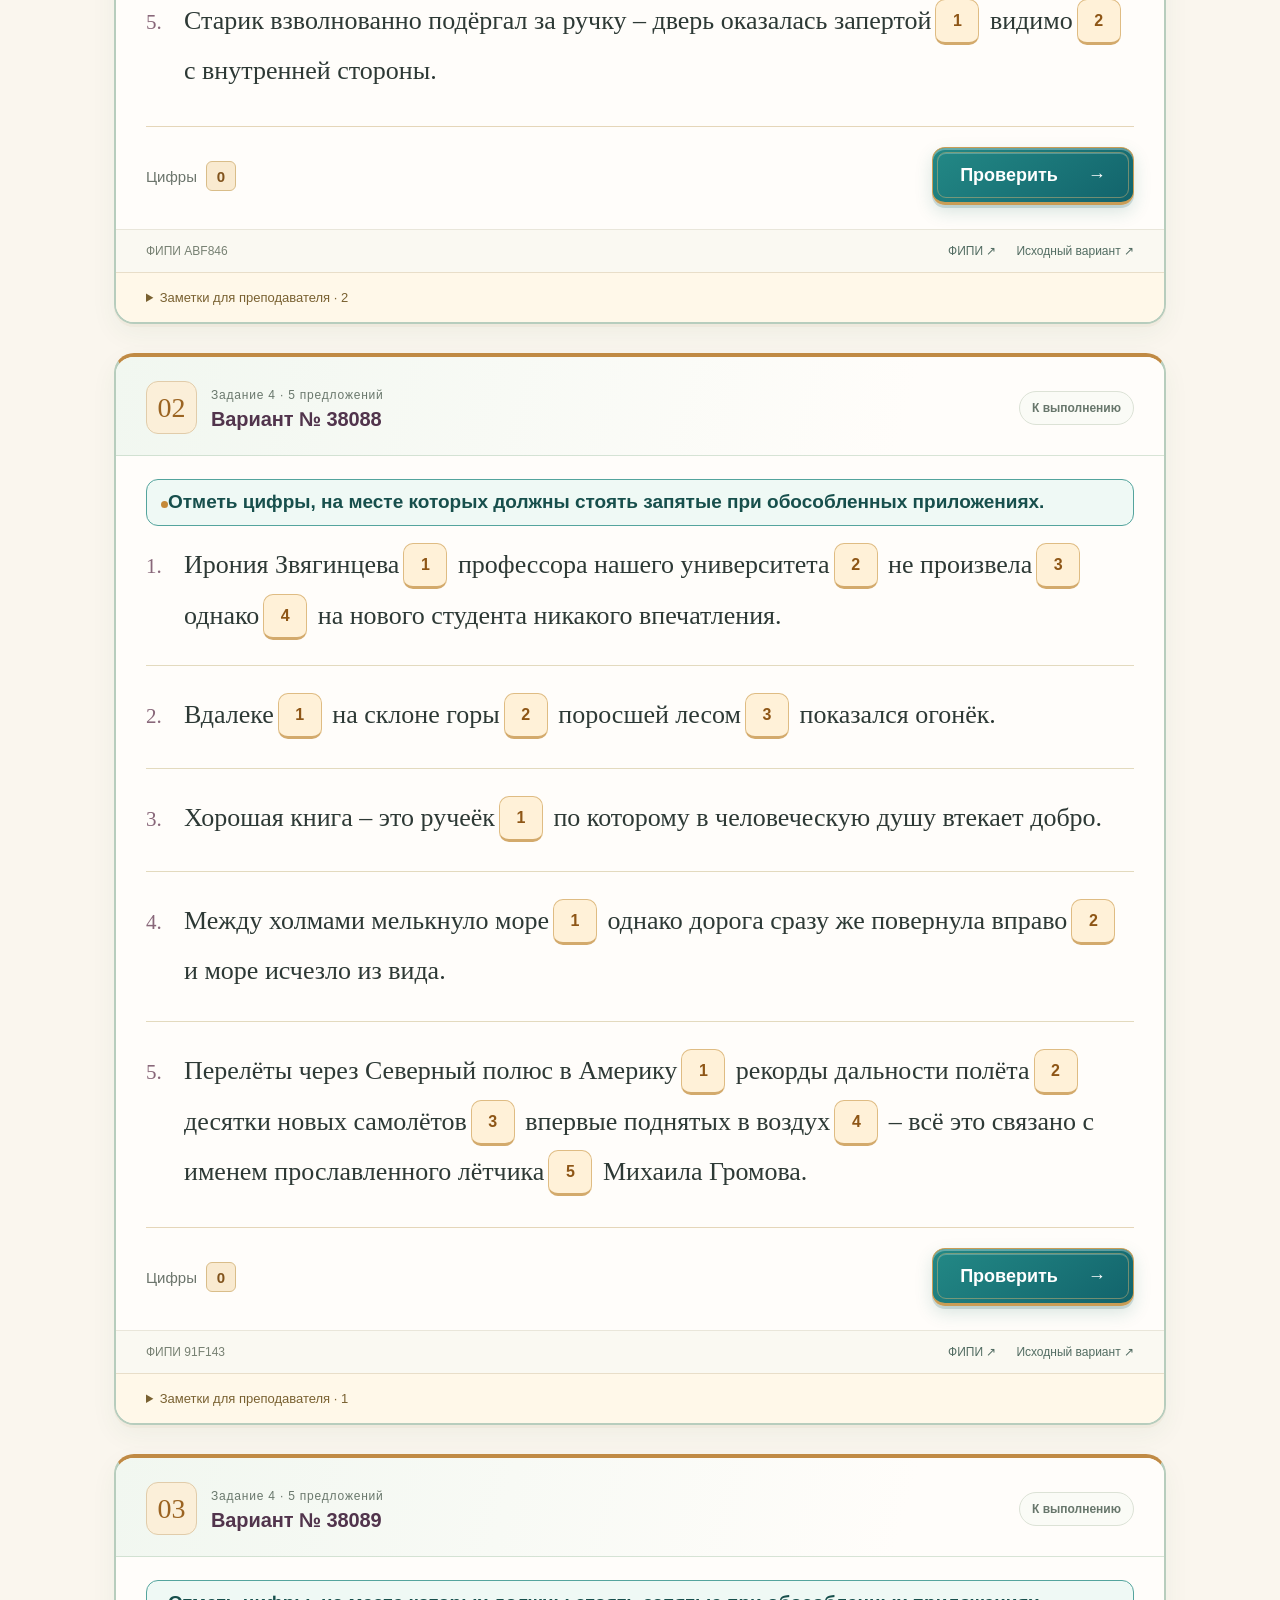
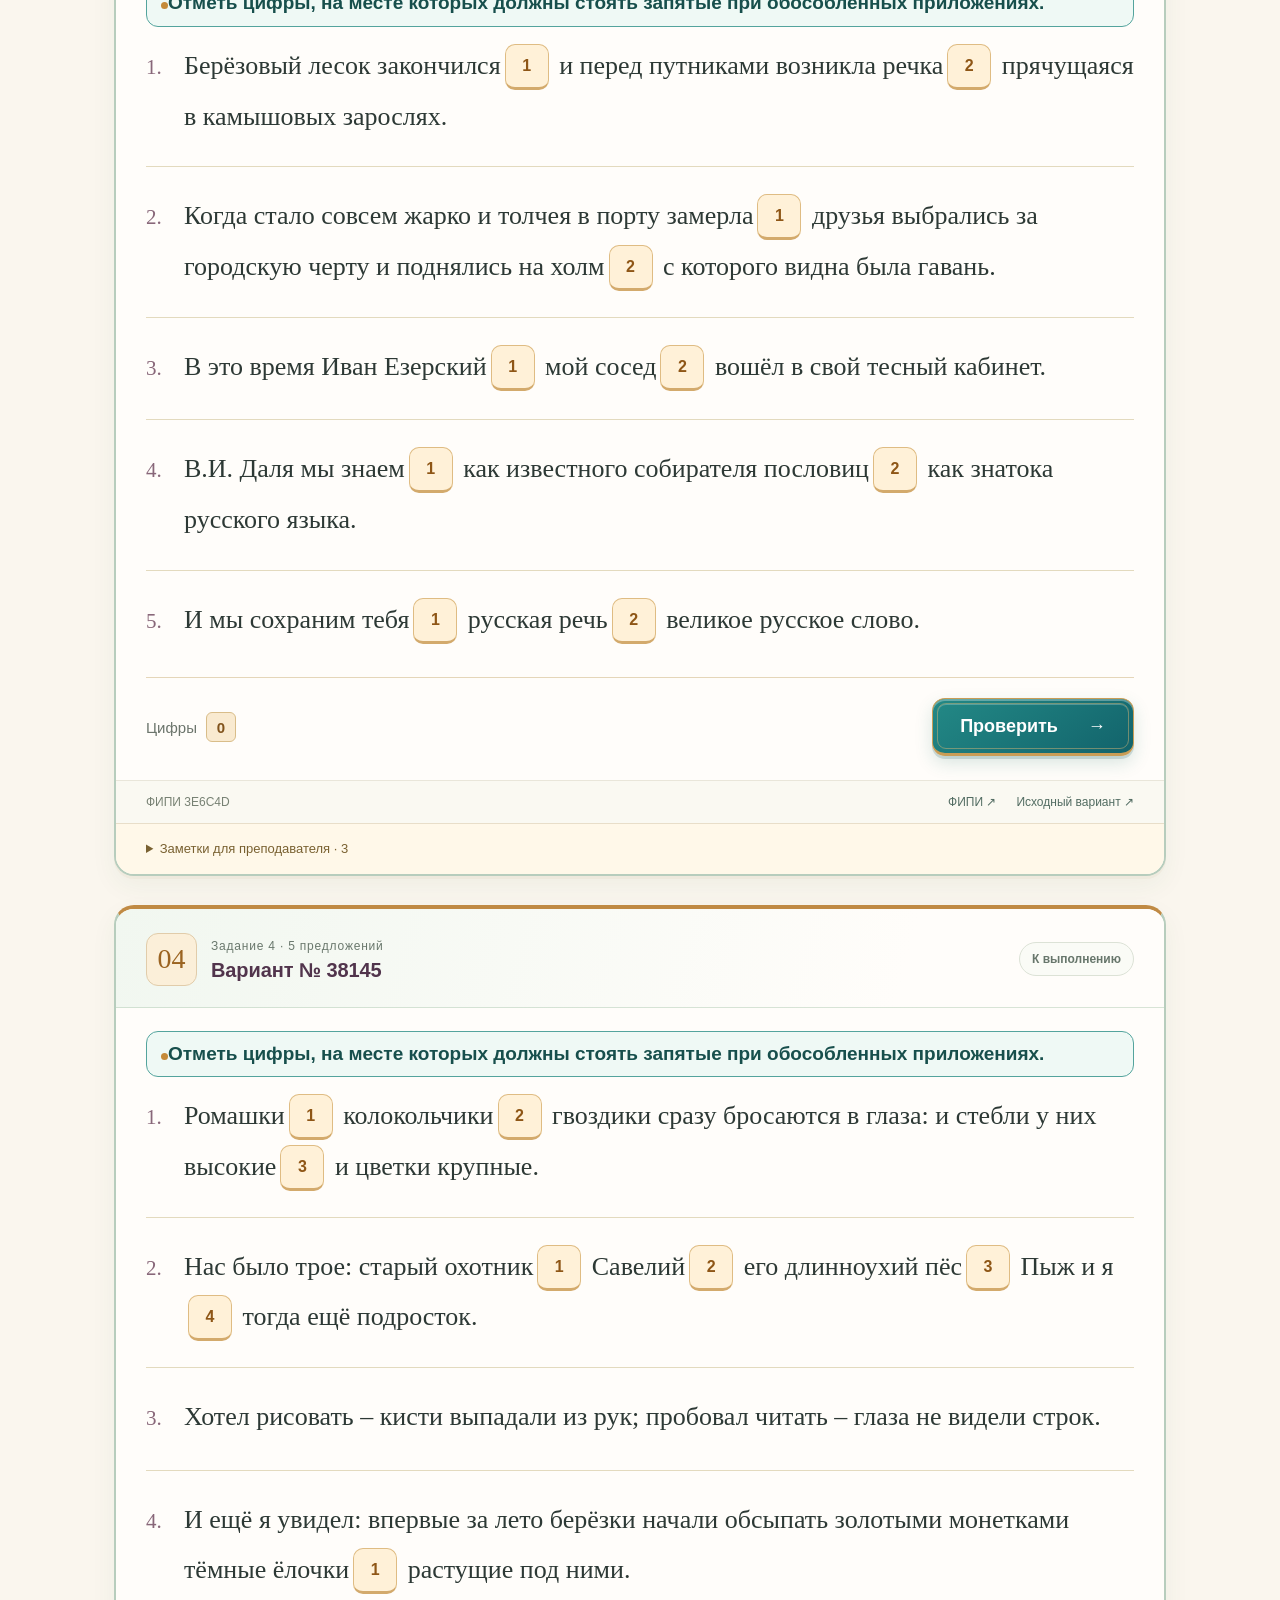
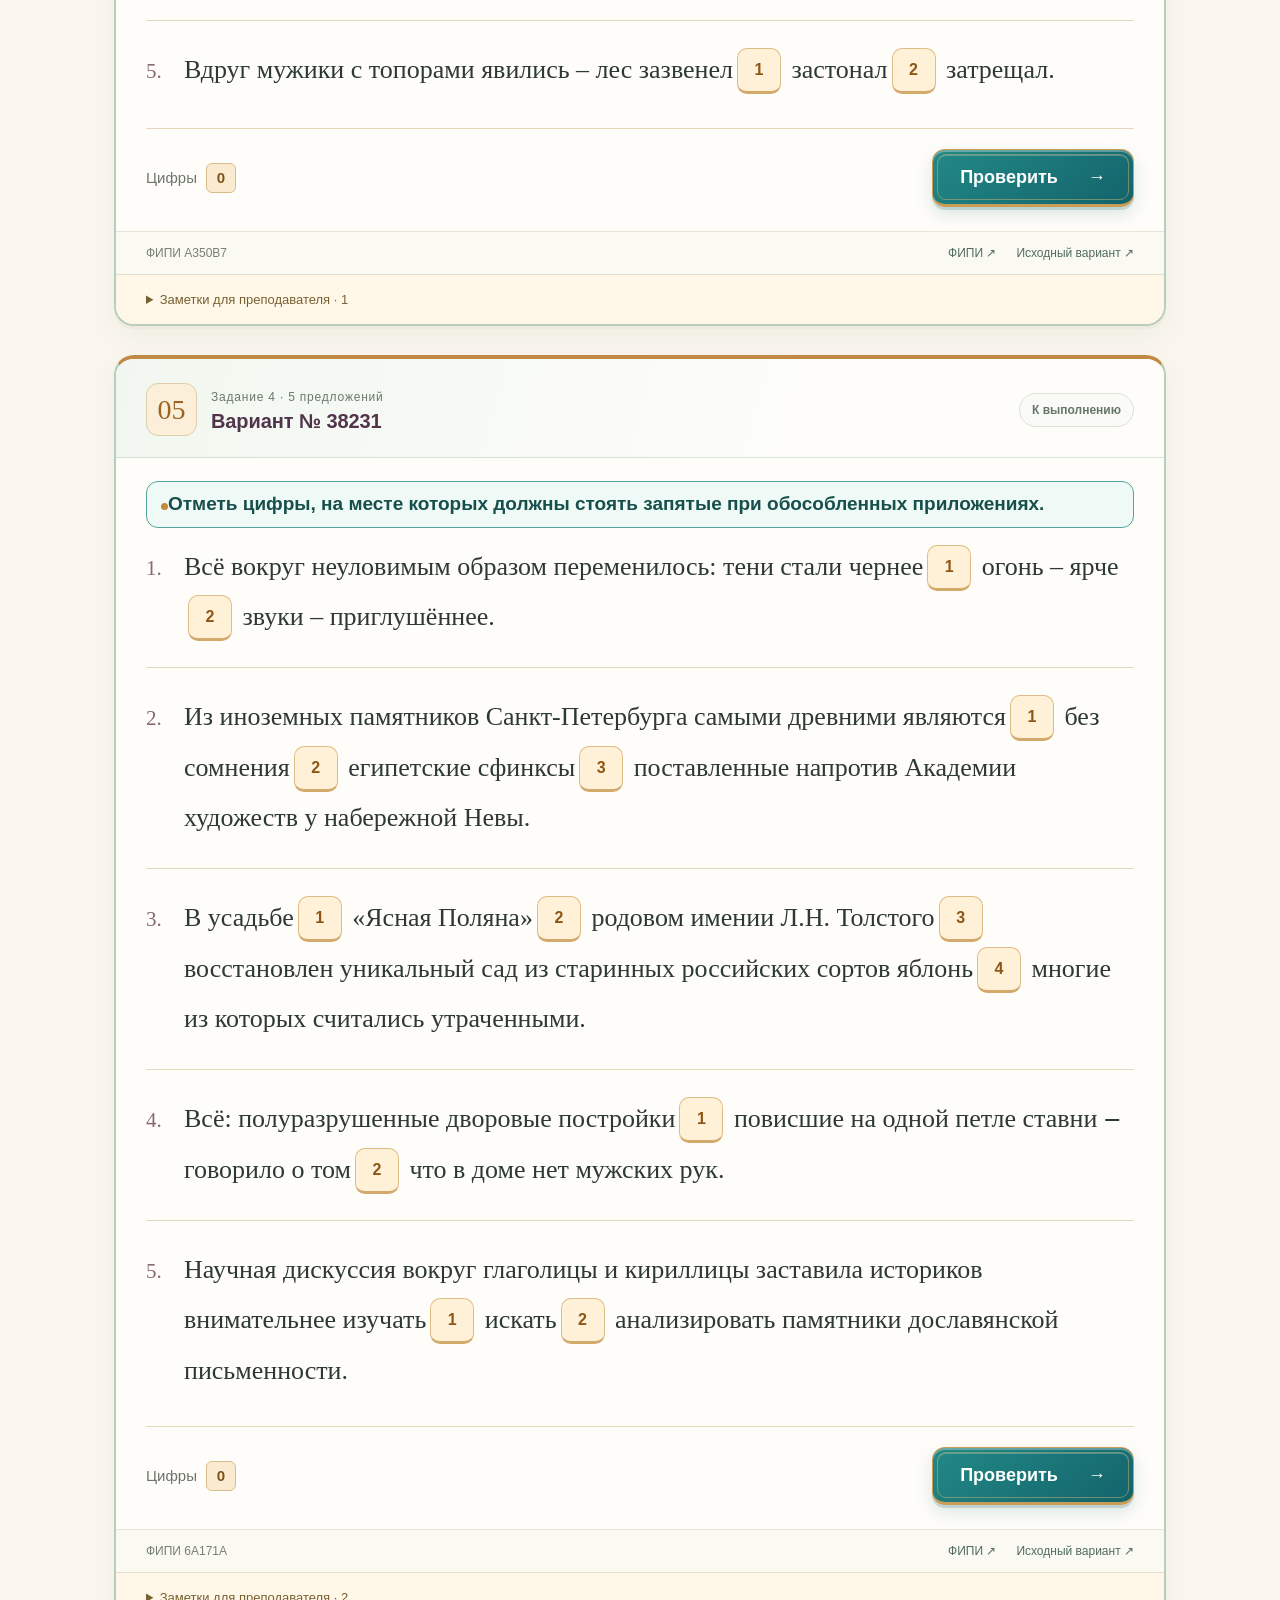
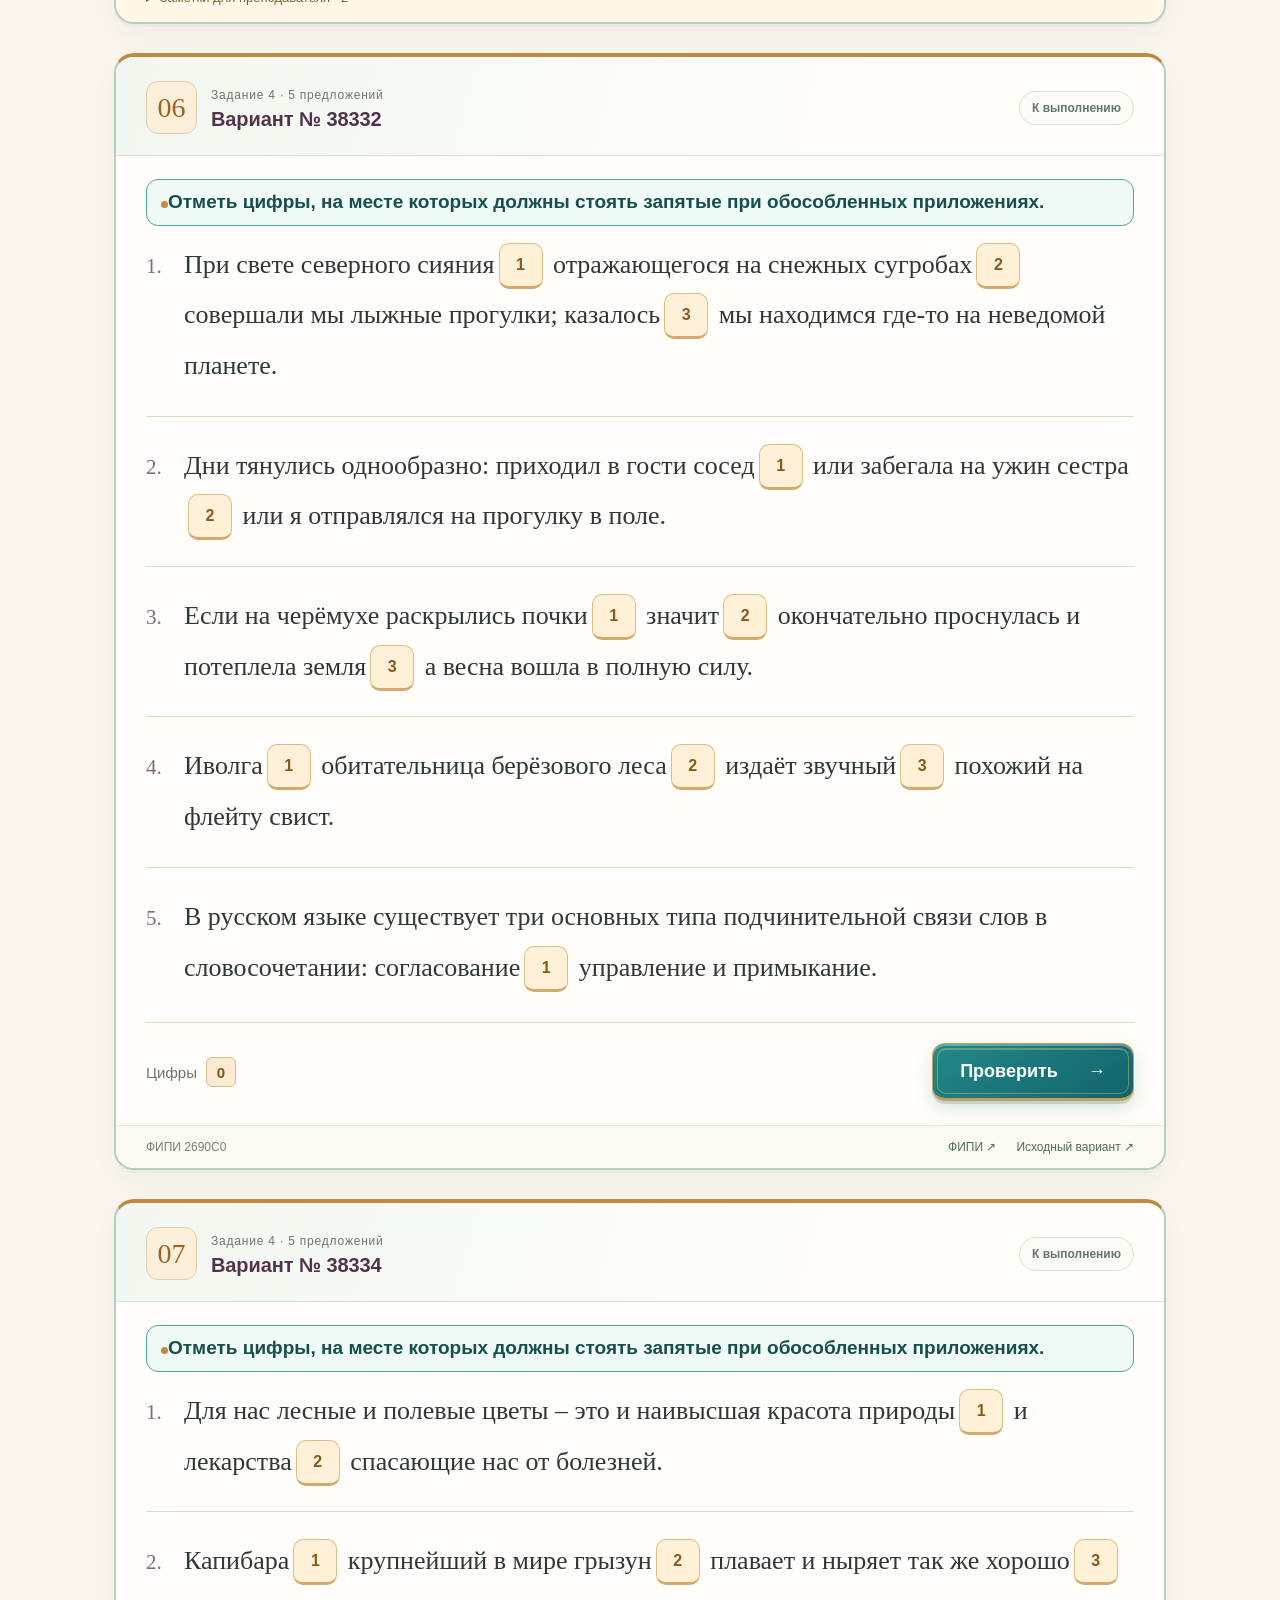
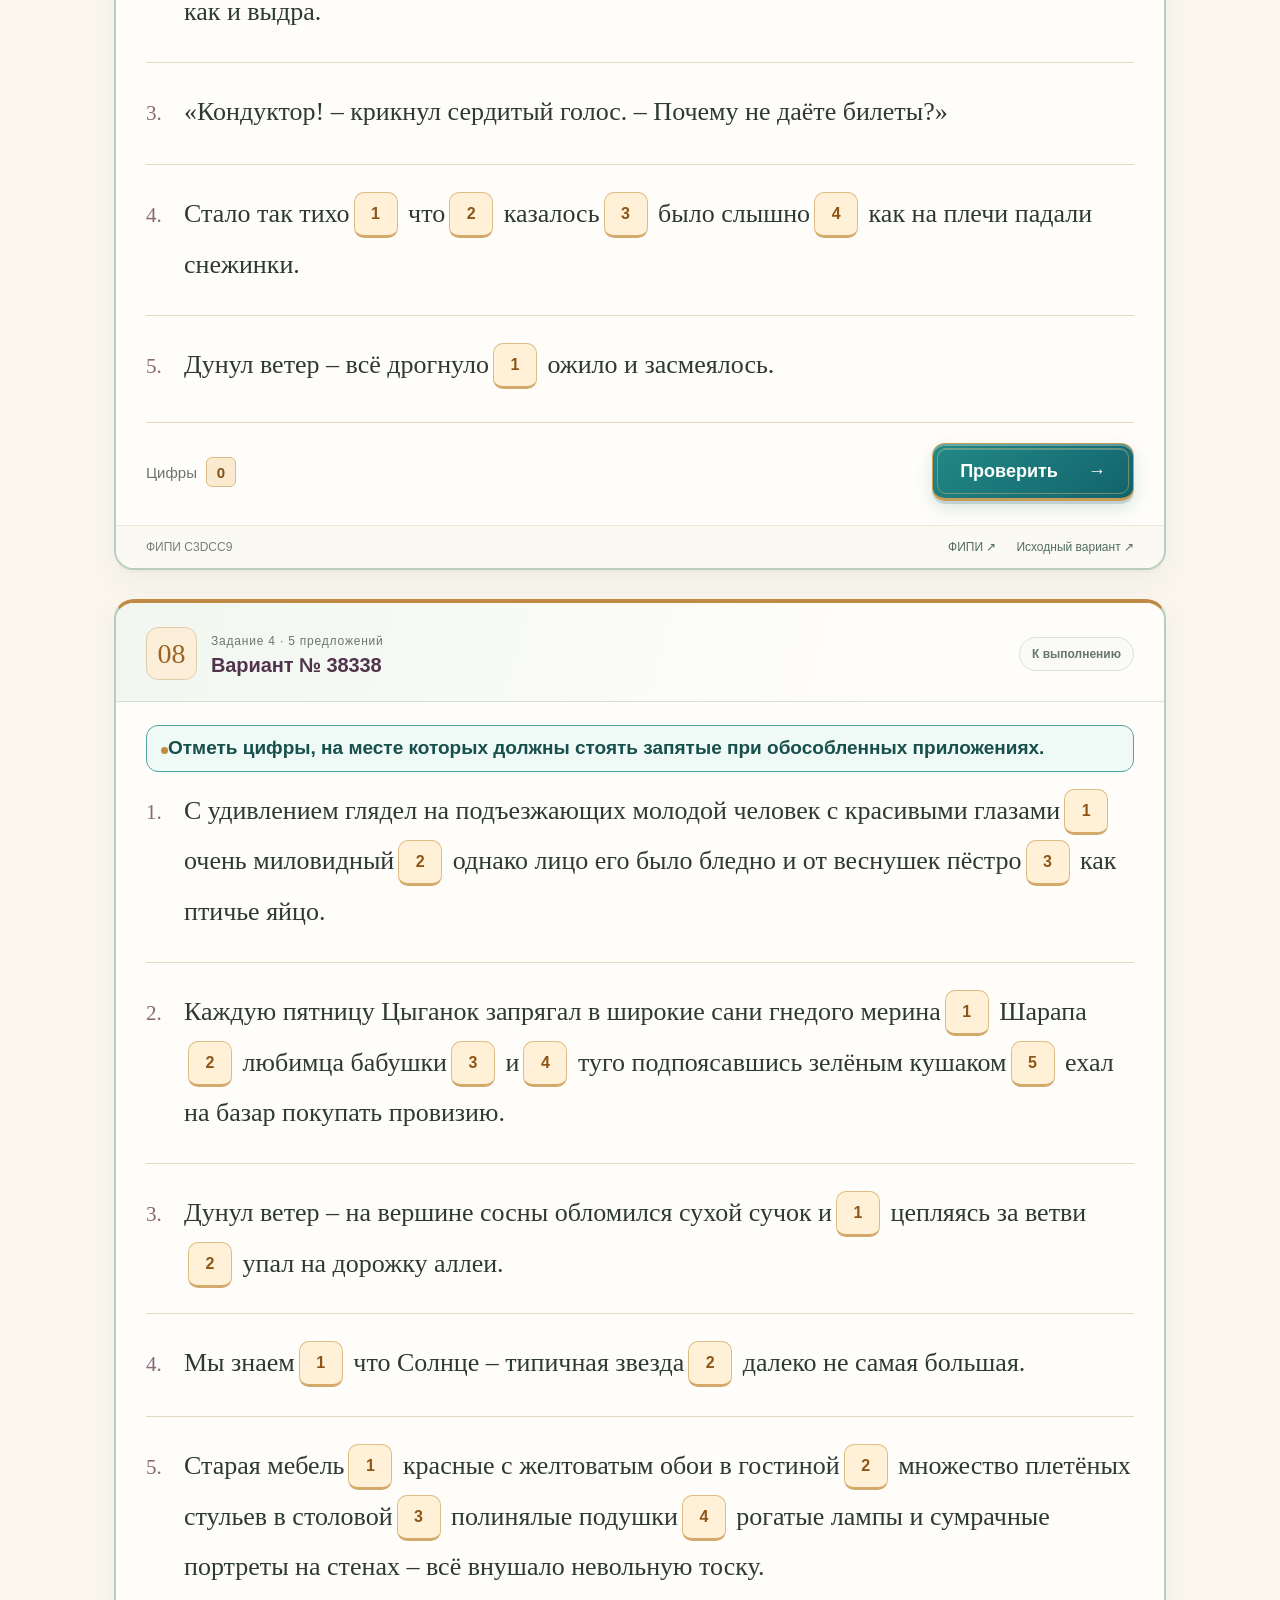
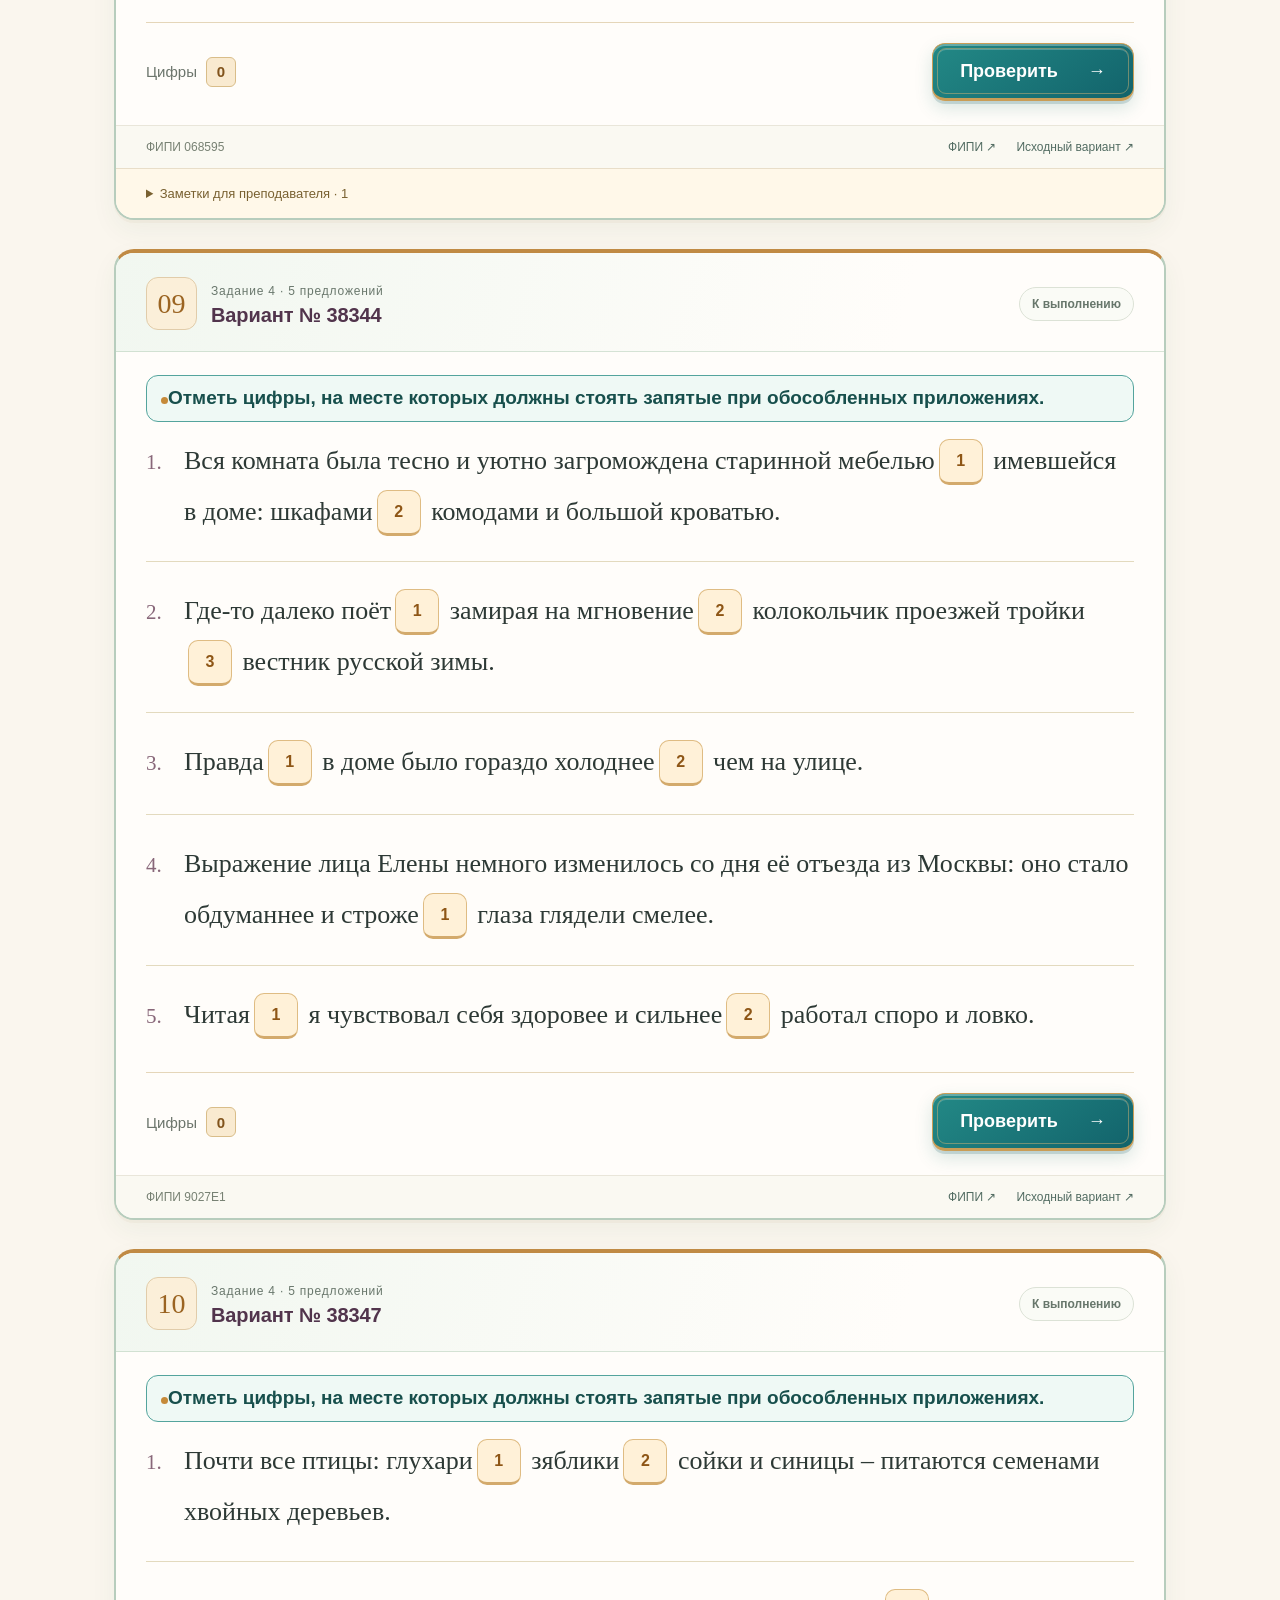
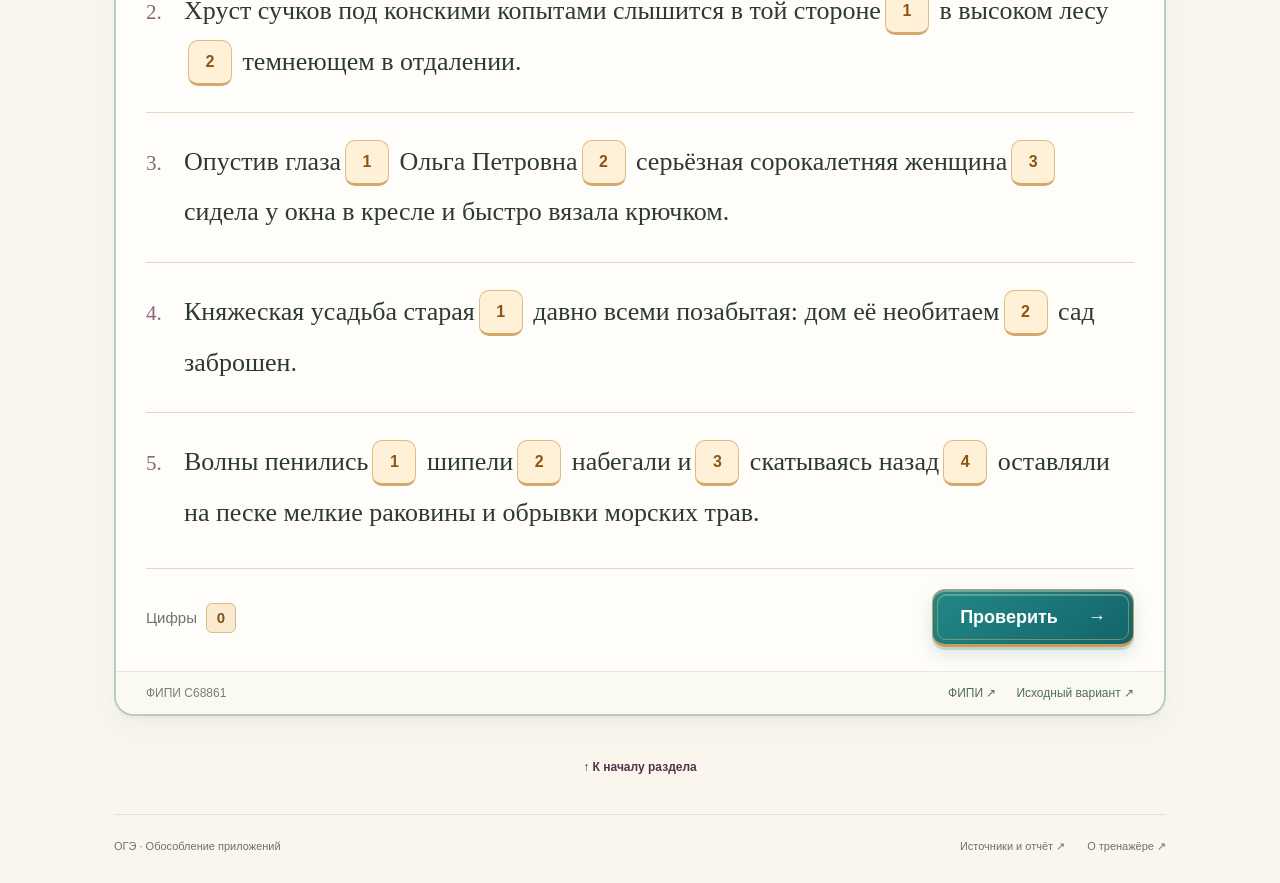
<file: topics/obosoblenie/prilozheniya.html>
<!doctype html>
<html lang="ru">
<head>
  <meta charset="utf-8">
  <meta name="viewport" content="width=device-width, initial-scale=1">
  <meta name="theme-color" content="#146c70">
  <meta name="description" content="Тренажёр ОГЭ: приложения и запятые при них. Задания 3 и 4.">
  <title>ОГЭ · Обособление приложений</title>
  <link rel="stylesheet" href="../../styles.css">
  <link rel="stylesheet" href="../../site.css">
  <link rel="stylesheet" href="../../controls.css">
  <link rel="stylesheet" href="../../compact.css">
  <script defer src="../../trainers/prilozheniya/data.js"></script>
  <script defer src="../../trainers/prilozheniya/core.js"></script>
  <script defer src="../../trainers/prilozheniya/app.js"></script>
  <link rel="stylesheet" href="../../trainers/prilozheniya/styles.css">
  <script defer src="../../trainers/prilozheniya/panel.js"></script>
</head>
<body data-page="prilozheniya">
  <a class="skip" href="#cards">К заданиям</a>
  <header class="masthead"><div class="brand"><span class="brand-mark" aria-hidden="true">;</span><span>Русский язык<span class="brand-divider">/</span>ОГЭ</span></div><span id="save-status" role="status" class="save-status">Прогресс сохраняется автоматически</span></header>
  <div class="control-shell"><div class="control-panel"><nav class="trainer-return" aria-label="Навигация сайта"><a class="portal-back portal-home-button" href="../../index.html"><svg class="home-icon" viewBox="0 0 24 24" aria-hidden="true"><path d="M3 10.5 12 3l9 7.5M5.5 9v11h5v-6h3v6h5V9"/></svg> На главную</a><span class="trainer-breadcrumb">Запятые ОГЭ <span aria-hidden="true">/</span> Приложения</span></nav>
    <nav id="sections" class="sections" aria-label="Разделы"><button data-task="4" class="section active" aria-current="page">Задание 4 <span id="count-4" class="count">10</span></button><button data-task="3" class="section">Задание 3 <span id="count-3" class="count">3</span></button></nav>
    <div class="compact-progress"><div><span>Пройдено</span><strong id="done-total">0 / 13</strong></div><progress id="progress" value="0" max="13" aria-label="Пройдено вариантов"></progress></div>
    <details class="actions-menu" id="actions-menu" open><summary class="actions-toggle" id="actions-toggle" aria-controls="panel-command-list" aria-expanded="true">Действия <svg class="actions-chevron" viewBox="0 0 16 16" aria-hidden="true"><path d="m4 6 4 4 4-4"/></svg></summary><div class="panel-actions" id="panel-command-list"><a class="button quiet parent-back" href="../obosoblenie.html"><span aria-hidden="true">←</span> К обособлению</a><button id="resume" class="button quiet continue-button"><span id="resume-label">Продолжить</span><svg class="continue-icon" viewBox="0 0 20 20" aria-hidden="true"><path d="M3 10h13m-5-5 5 5-5 5"/></svg></button><button id="journal-open" class="button quiet">Журнал <span id="error-count" class="count coral-count">0</span></button><button id="repeat-errors" class="button quiet">Повторить ошибки</button><button id="reset" class="button quiet reset-button" aria-label="Сбросить прохождение">Сброс</button></div></details>
  </div></div>
  <main id="main">
    <div class="page-heading"><div><span class="eyebrow">ОБОСОБЛЕНИЕ ПРИЛОЖЕНИЙ</span><h1><span>Приложения</span></h1><p>Отметь цифры, на месте которых должны стоять запятые при обособленных приложениях.</p></div></div>
    <p id="resume-status" class="resume-status" role="status" tabindex="-1" hidden>Все варианты пройдены</p>
    <div class="practice-guide"><span class="guide-item"><span class="position-example">1</span> обособленные приложения</span><span class="guide-hint">Повторное нажатие отменяет выбор</span></div>
    <p id="migration-note" class="migration-note" hidden></p>
    <p class="method-note">Если подходящих позиций нет, оставь цифры невыбранными.</p>
    <section class="feed" aria-labelledby="section-title">
      <div class="feed-heading"><div><span class="eyebrow" id="section-kicker">ПУНКТУАЦИОННЫЕ ПРАВИЛА</span><h2 id="section-title">Задание 4</h2></div><dl class="scores"><div><dt>Запятые</dt><dd id="comma-score">0 / 0</dd></div><div class="scores-caption">вариантов верно / проверено</div></dl></div>
      <div class="toolbar"><div class="filters" role="group" aria-label="Фильтр карточек"><button data-filter="all" class="filter active" aria-pressed="true">Все варианты</button><button data-filter="pending" class="filter" aria-pressed="false">Не завершены</button><button data-filter="mistakes" class="filter" aria-pressed="false">С ошибками</button></div><label class="search"><span aria-hidden="true">⌕</span><input id="search" type="search" placeholder="Текст или номер варианта" aria-label="Поиск по тексту или номеру варианта"></label></div>
      <div class="feed-caption"><span id="feed-count" role="status"></span><span id="section-description">Один вариант — одна карточка</span></div>
      <div id="cards" tabindex="-1"><p>Загрузка заданий…</p></div><button id="back-top" class="button quiet back-top">↑ К началу раздела</button>
    </section>
    <footer class="footer"><span>ОГЭ · Обособление приложений</span><div><a href="../../PRILOZHENIYA-REPORT.md" target="_blank" rel="noopener">Источники и отчёт ↗</a><a href="../../README.md" target="_blank" rel="noopener">О тренажёре ↗</a></div></footer>
  </main>
  <dialog id="journal" aria-labelledby="journal-title"><div class="dialog-head"><div><span class="eyebrow">ИСТОРИЯ ПРАКТИКИ</span><h2 id="journal-title">Журнал ошибок</h2></div><button id="journal-close" class="icon-button" aria-label="Закрыть журнал">×</button></div><p class="muted">Лишний выбор и пропуски сохраняются с контекстом. История остаётся после исправления.</p><div class="journal-tools"><button id="retry-all" class="button primary">Повторить ошибки</button><button id="export-journal" class="button secondary">Скачать журнал</button></div><div id="journal-list"></div></dialog>
  <dialog id="reset-dialog" aria-labelledby="reset-title"><h2 id="reset-title">Начать заново?</h2><p>Выбранные ответы, результаты и журнал текущего прохождения будут очищены.</p><div class="dialog-actions"><button id="reset-cancel" class="button secondary">Отмена</button><button id="reset-confirm" class="button danger">Начать заново</button></div></dialog>
  <noscript>Для работы тренажёра включите JavaScript. Подключение к интернету не требуется.</noscript>
</body>
</html>
</file>
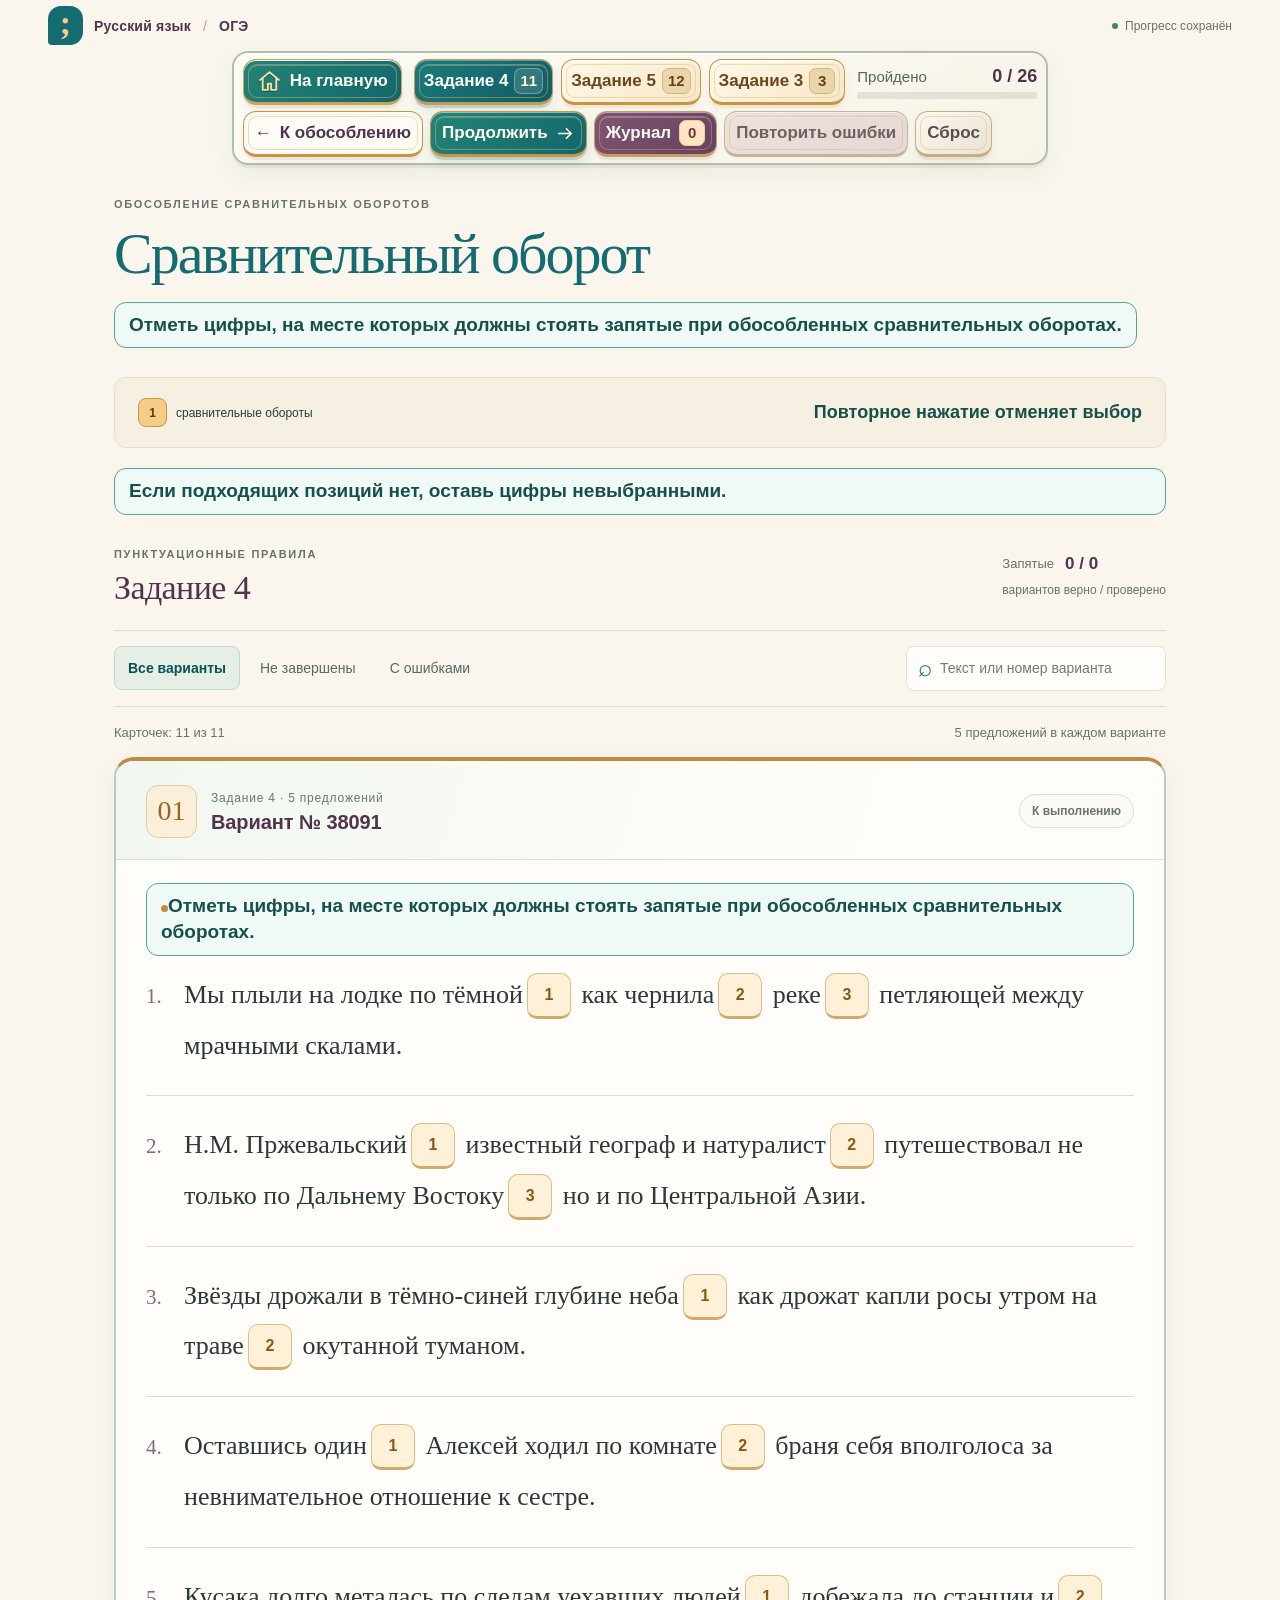
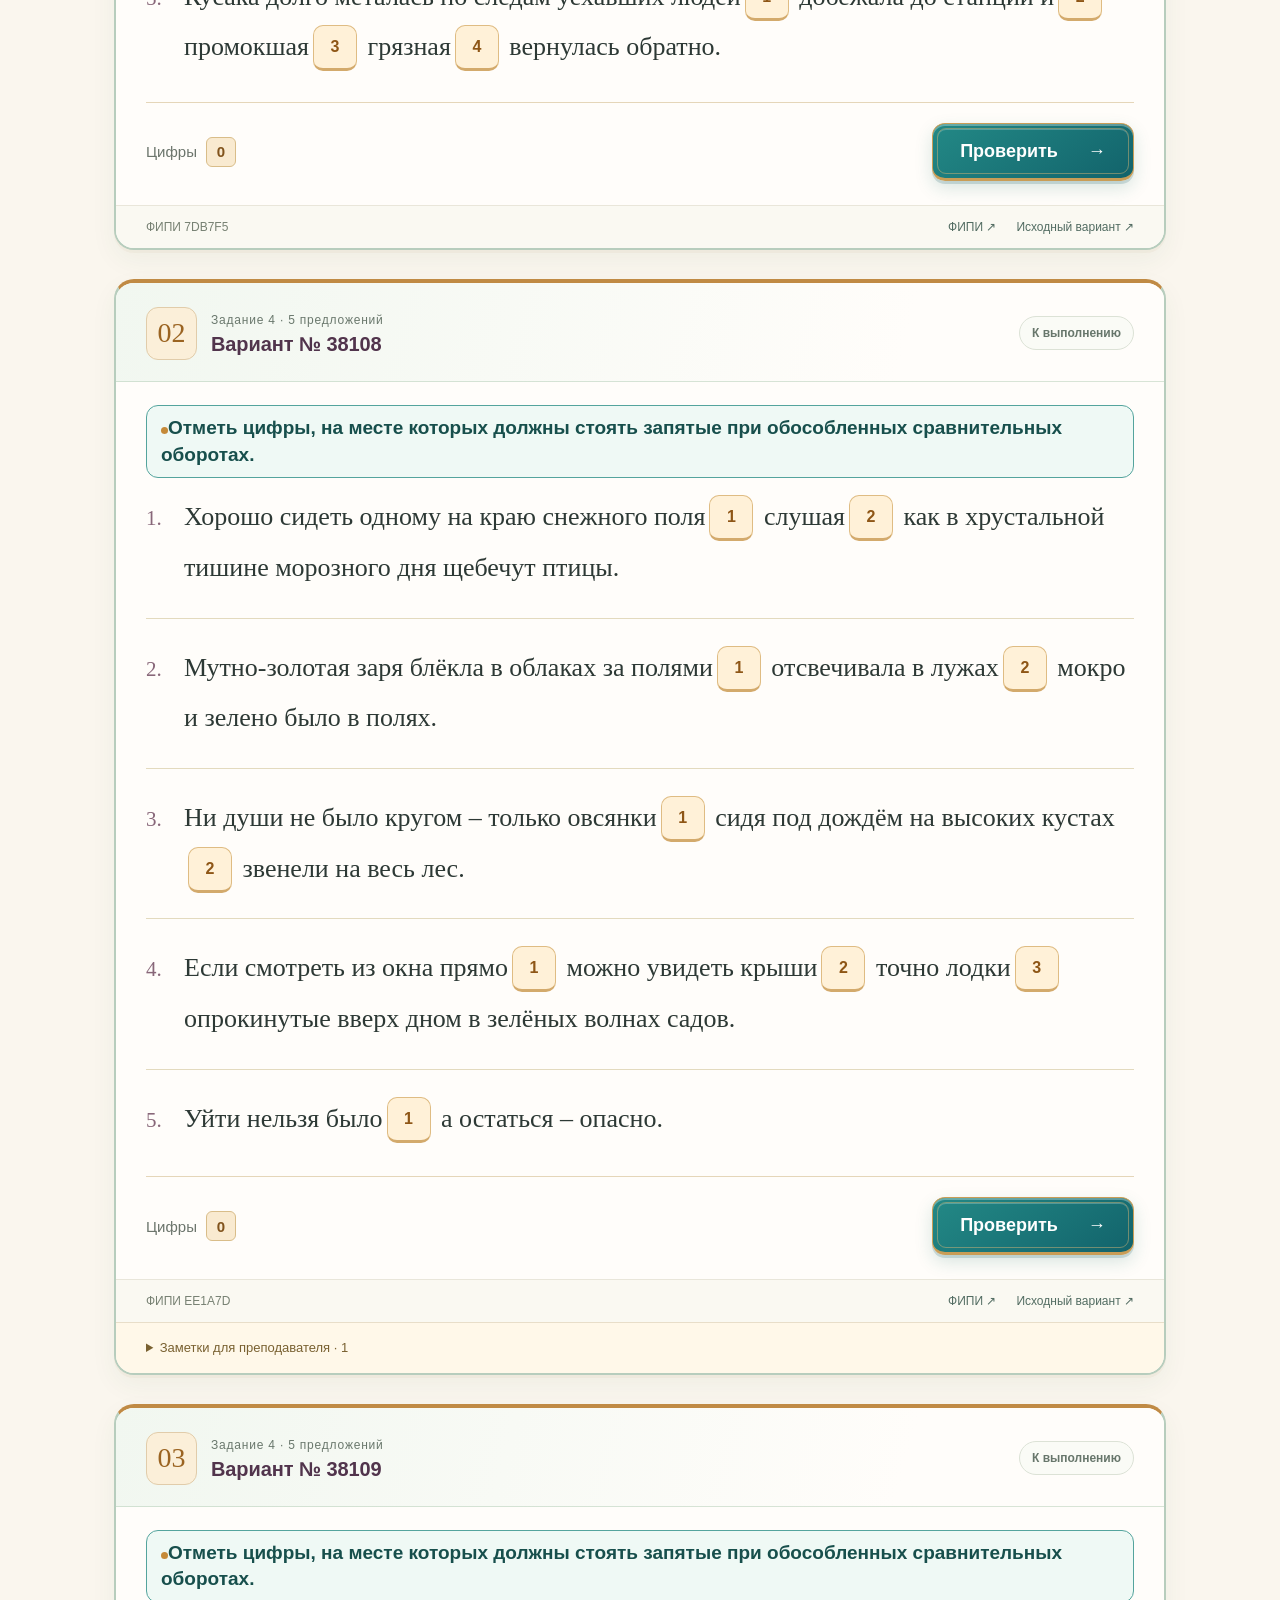
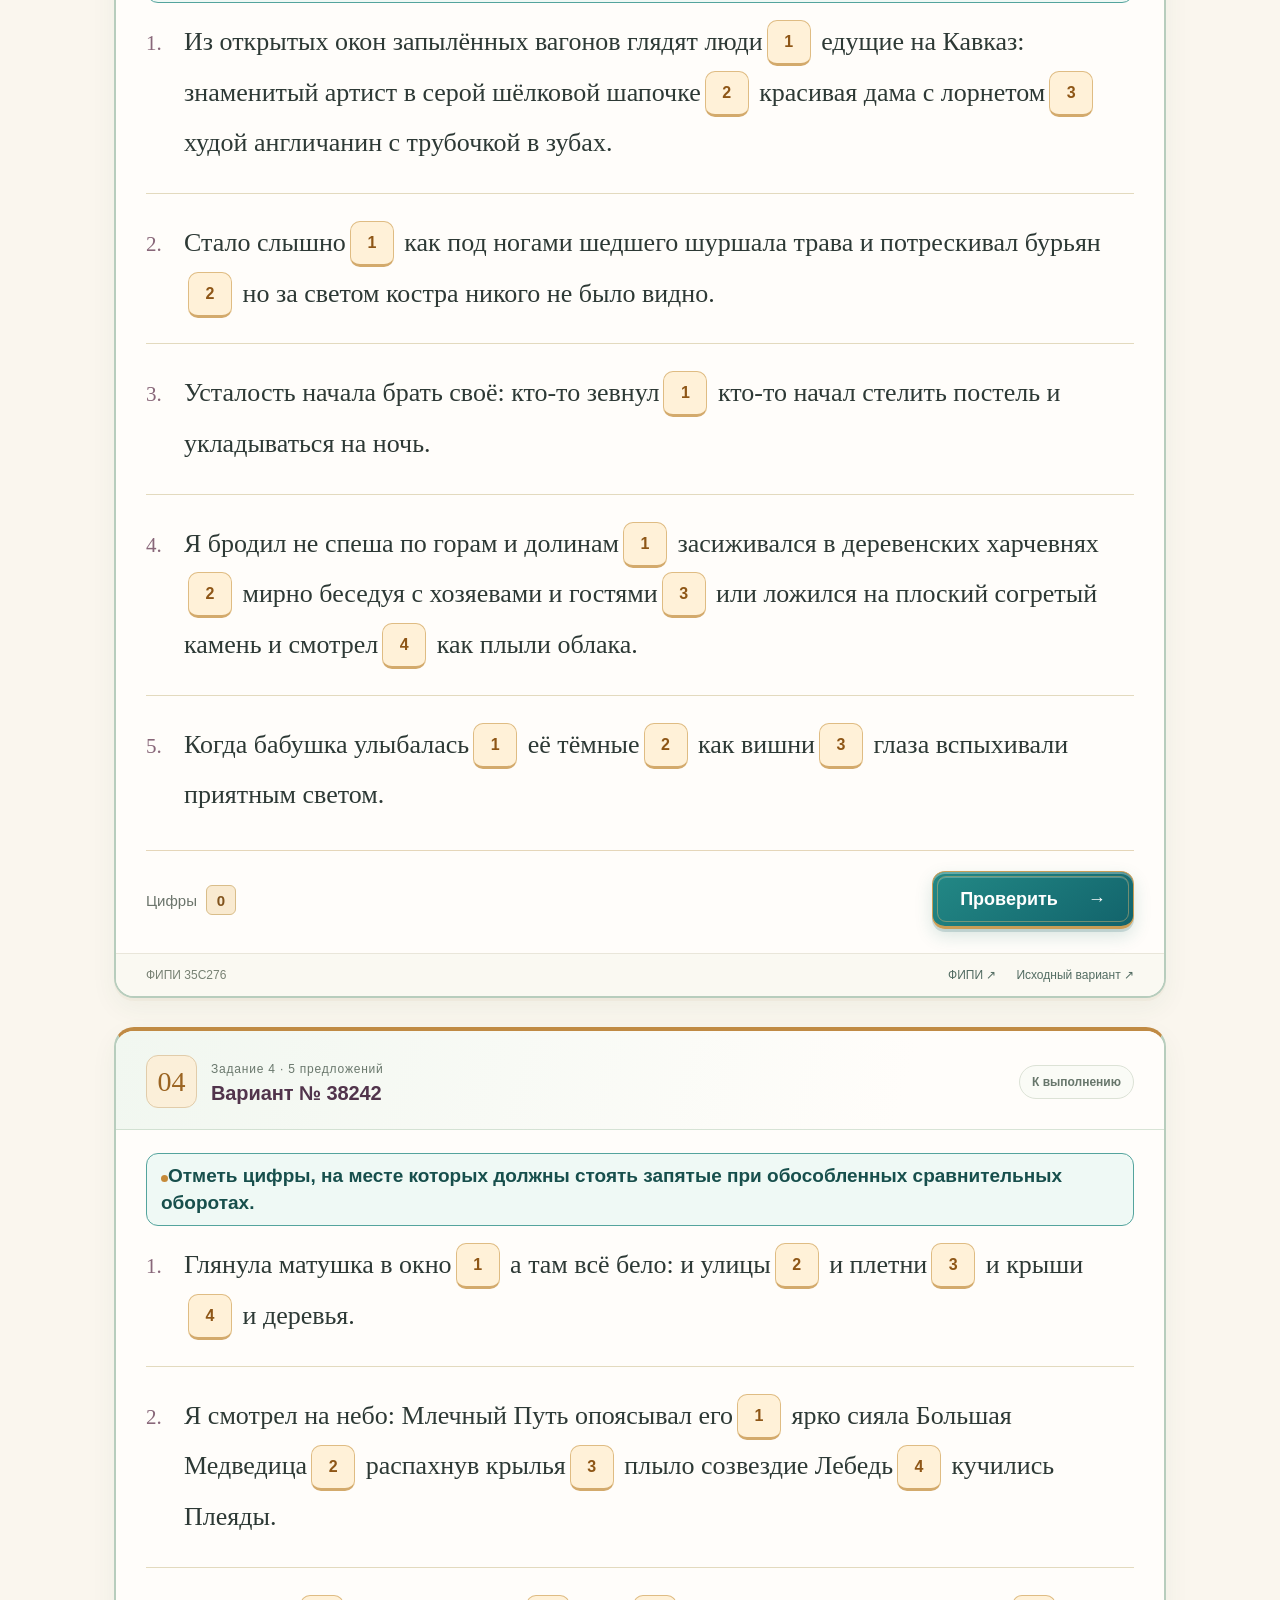
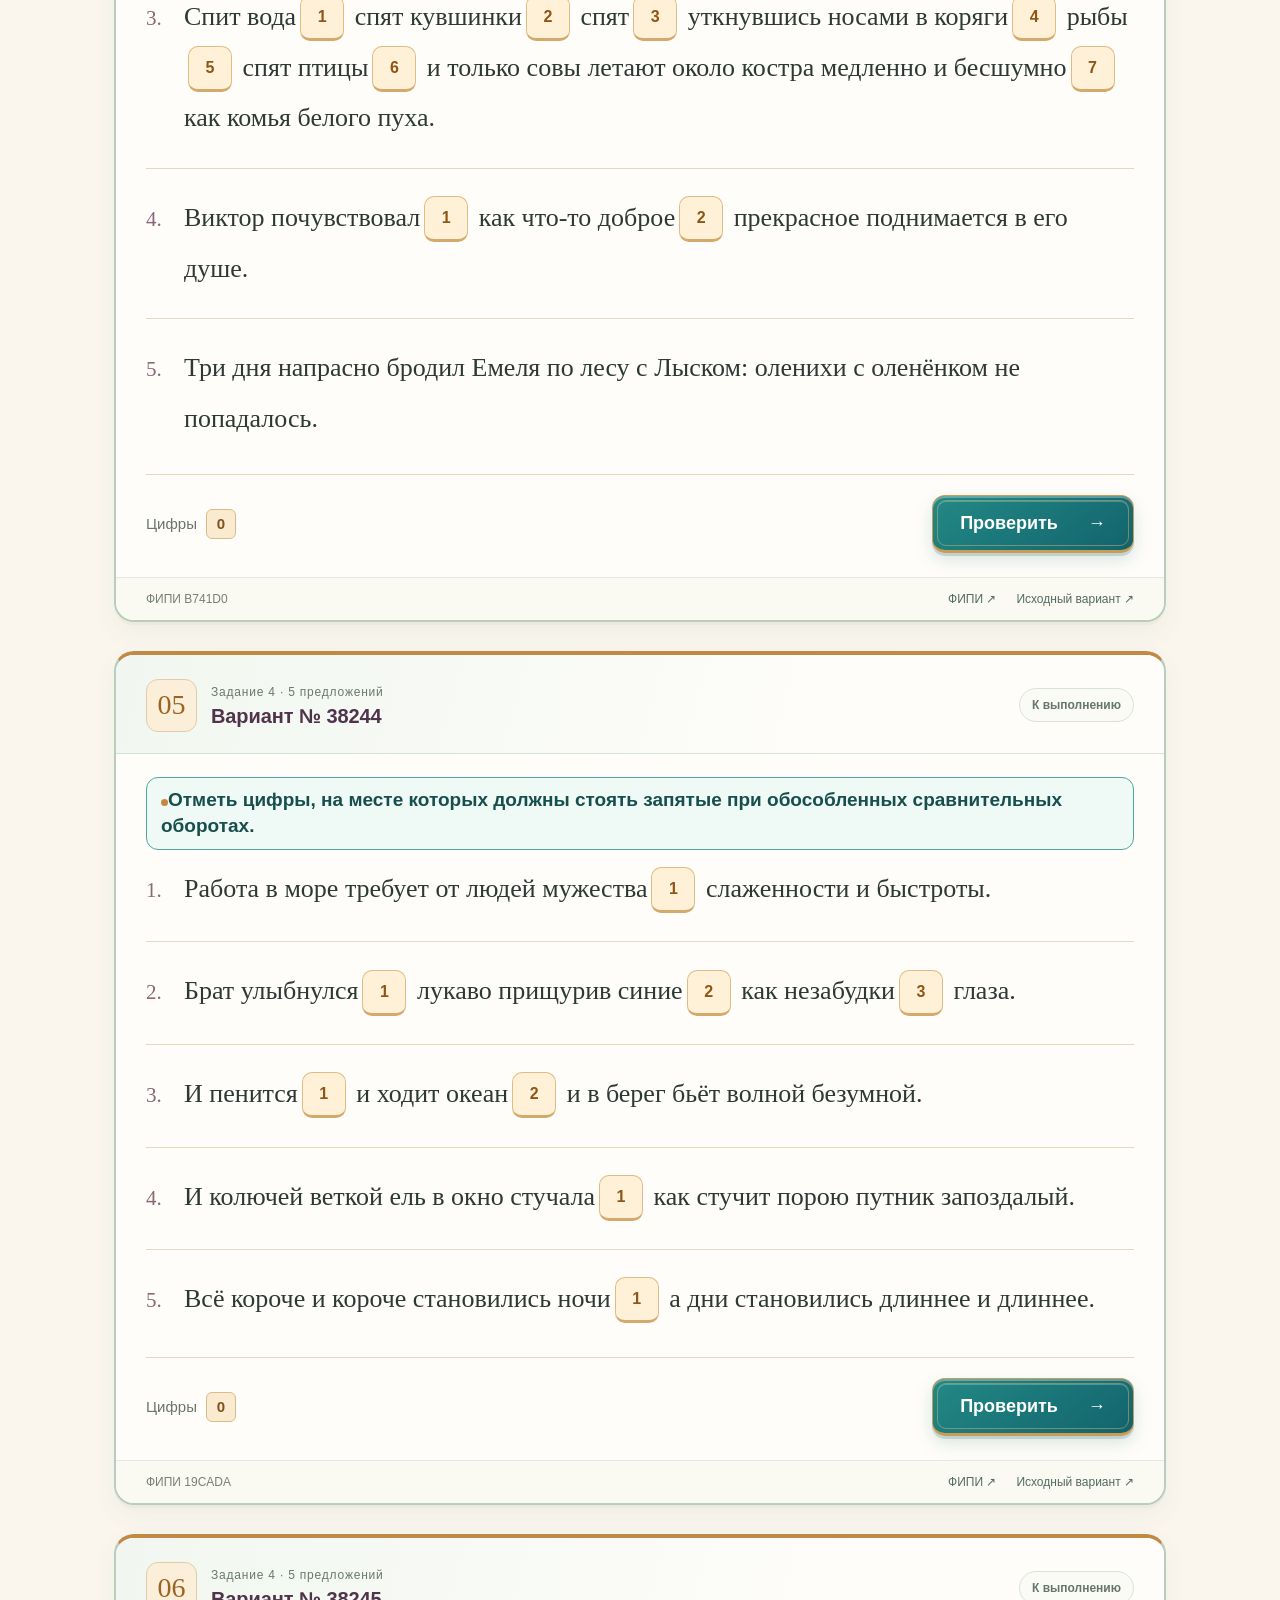
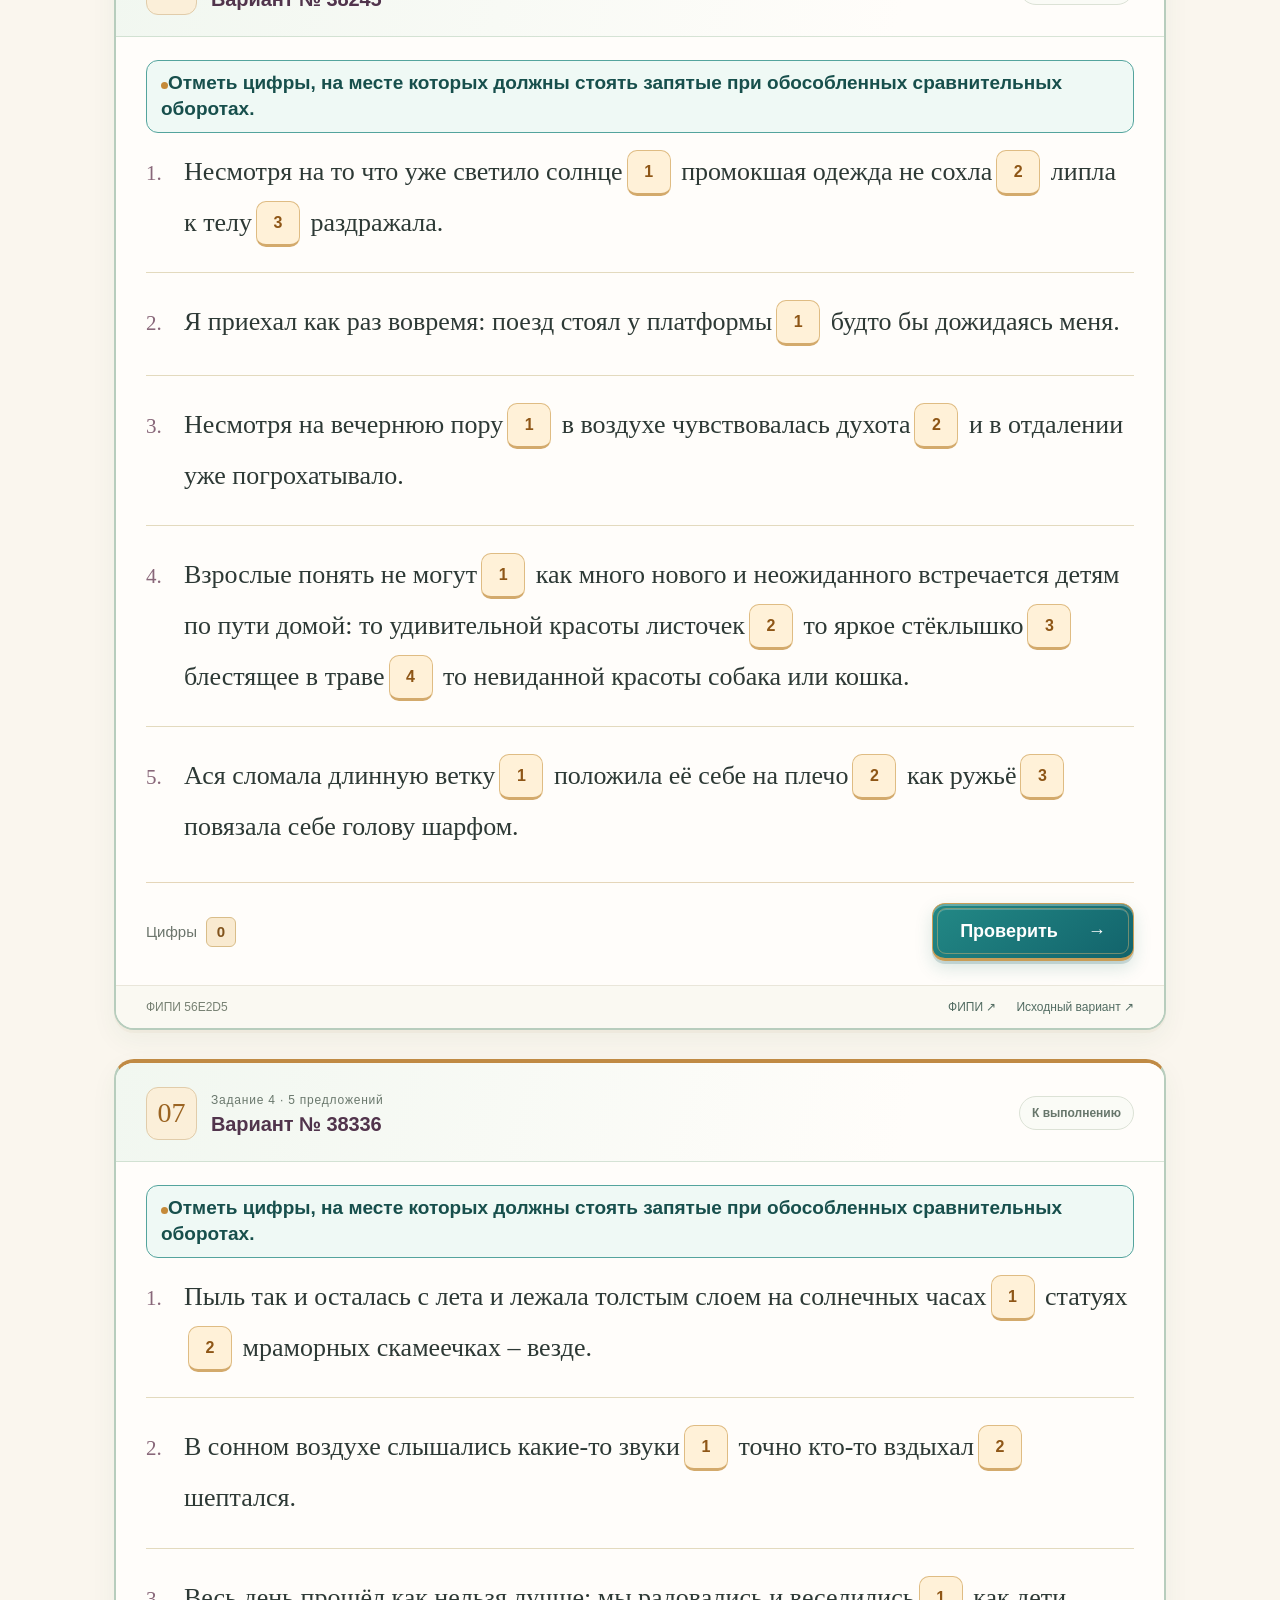
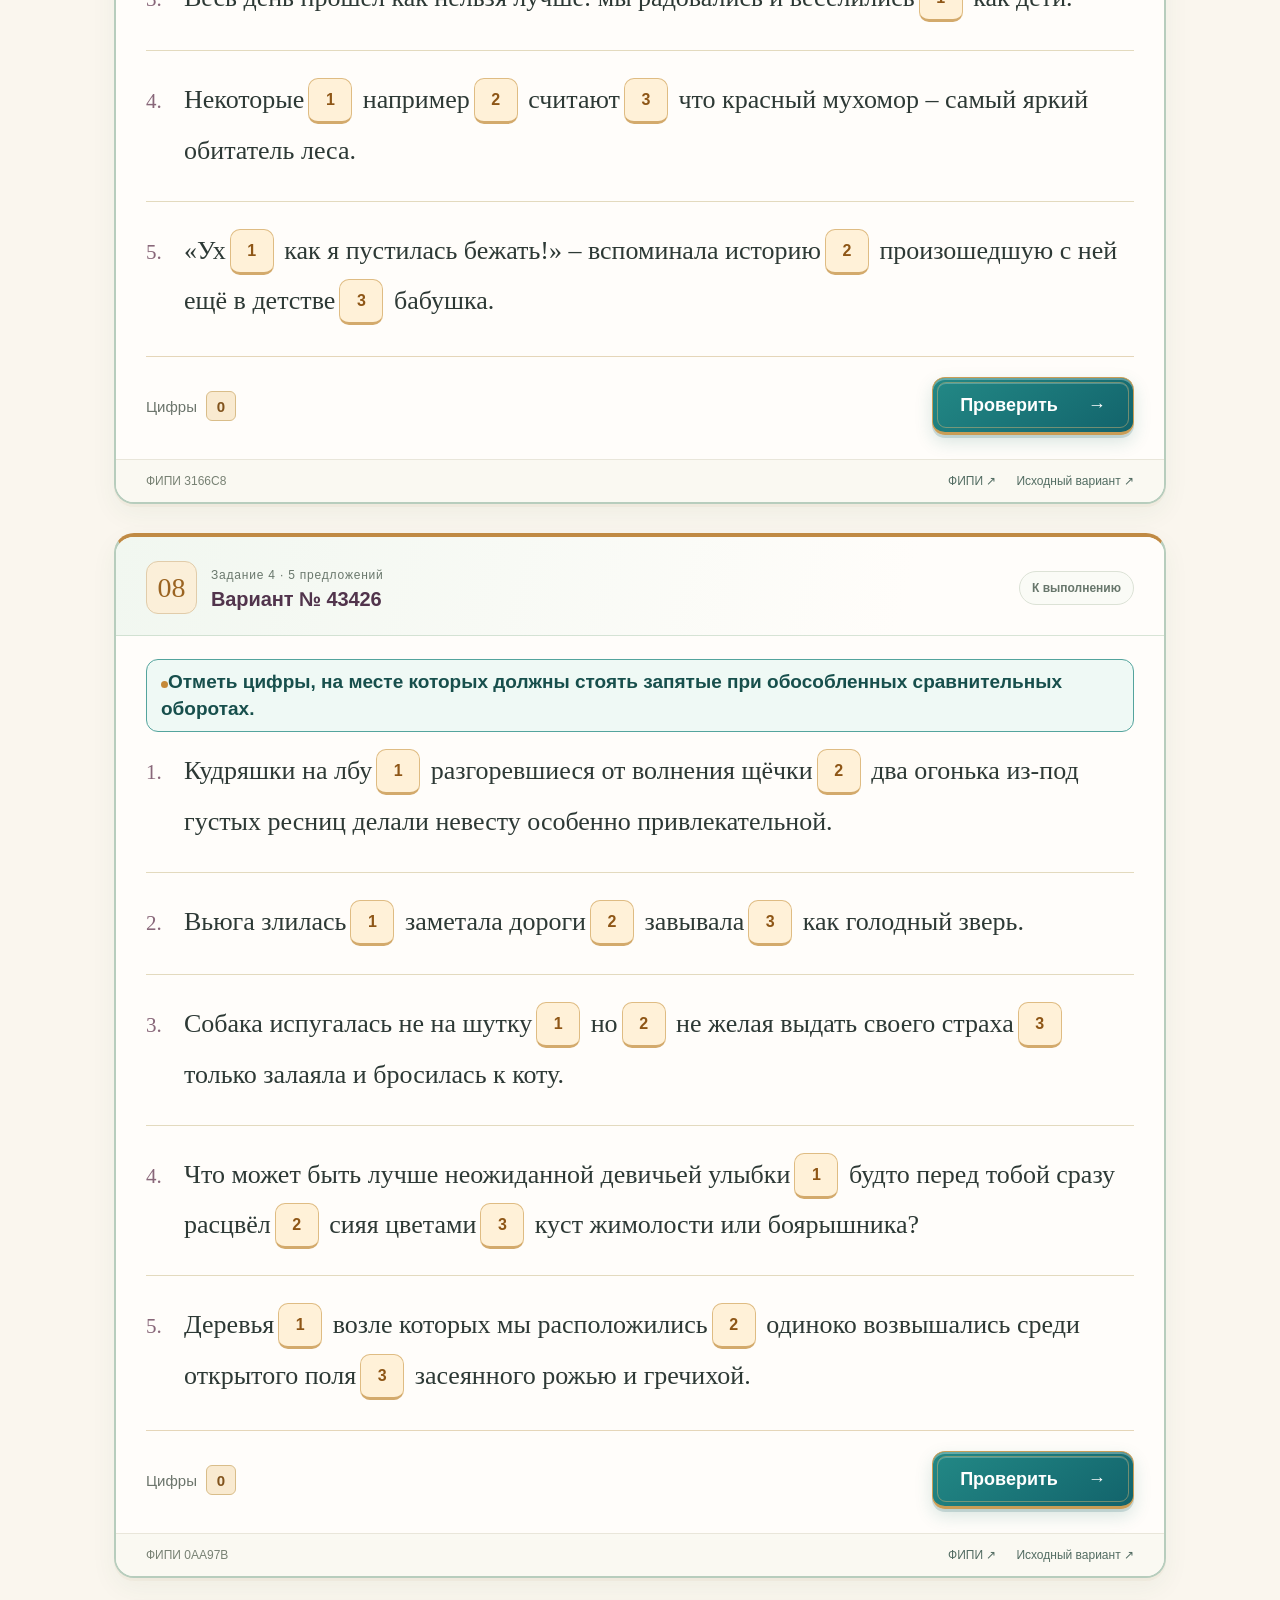
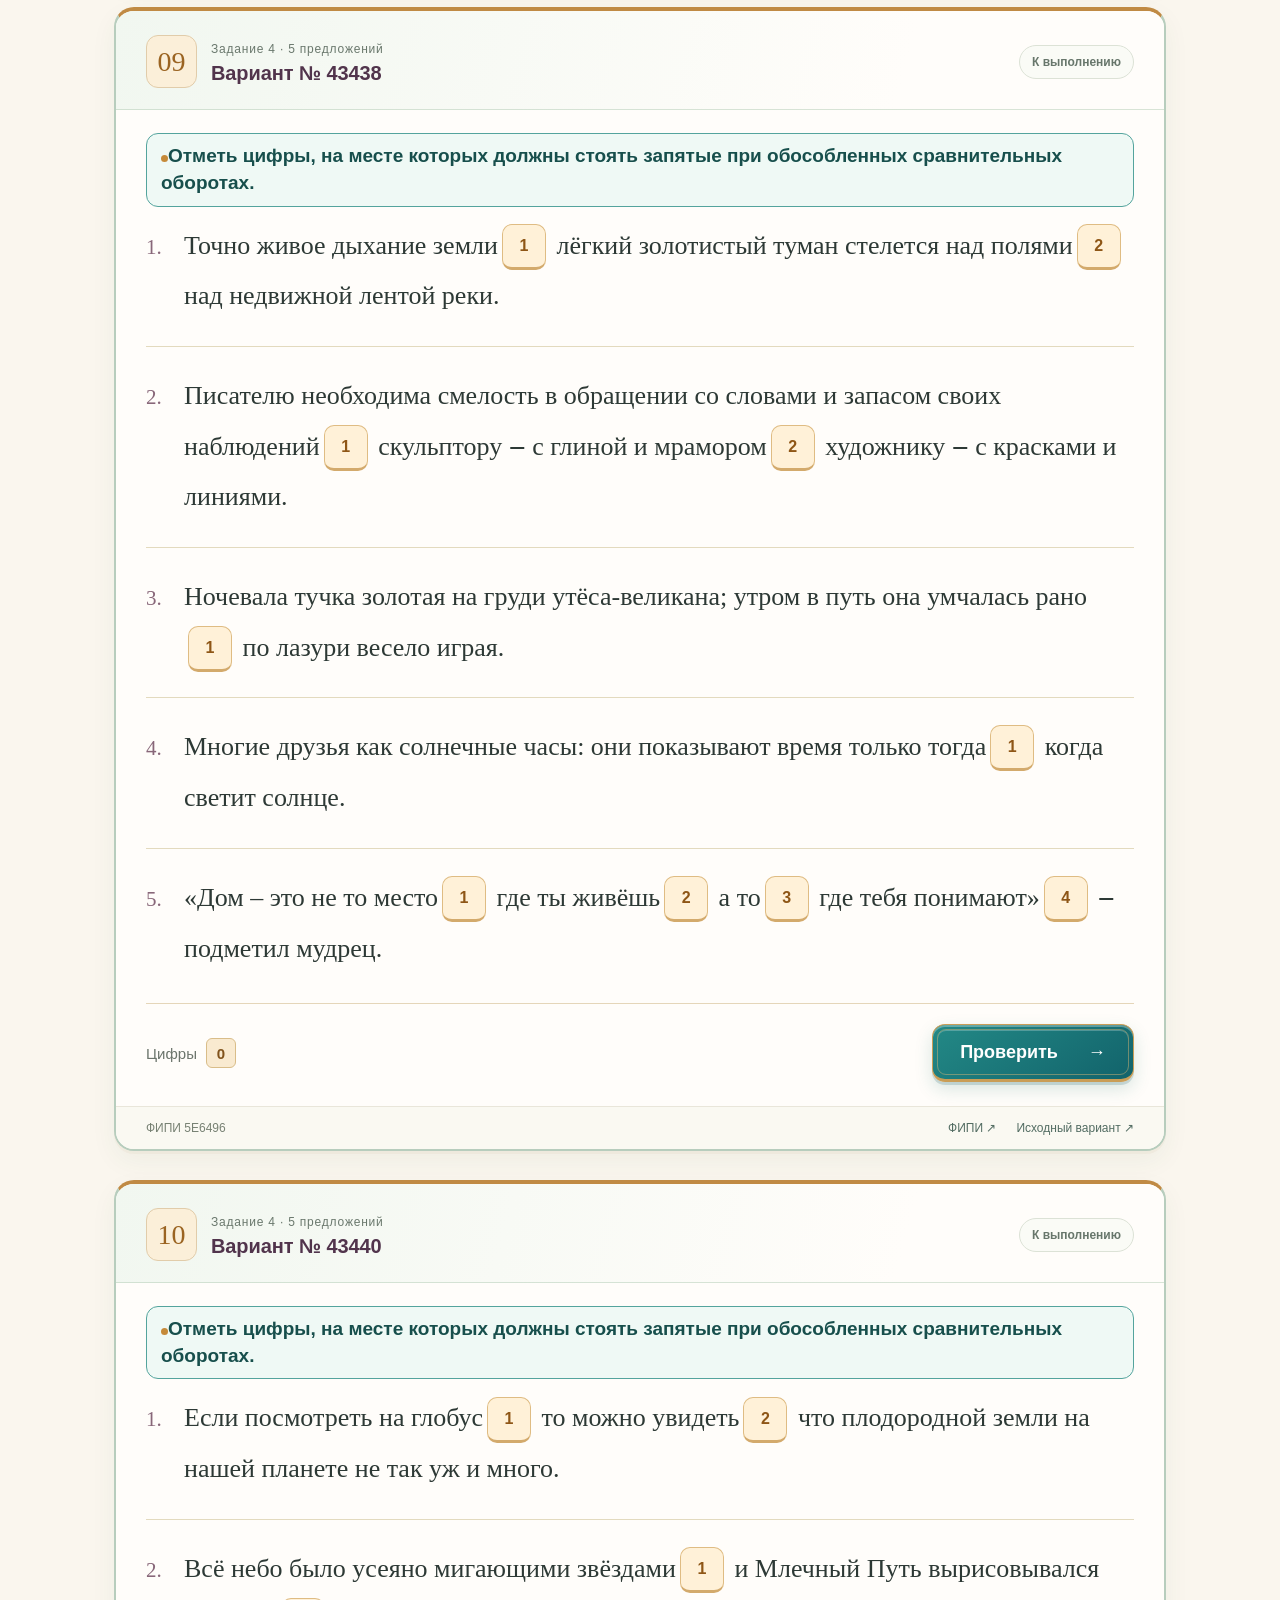
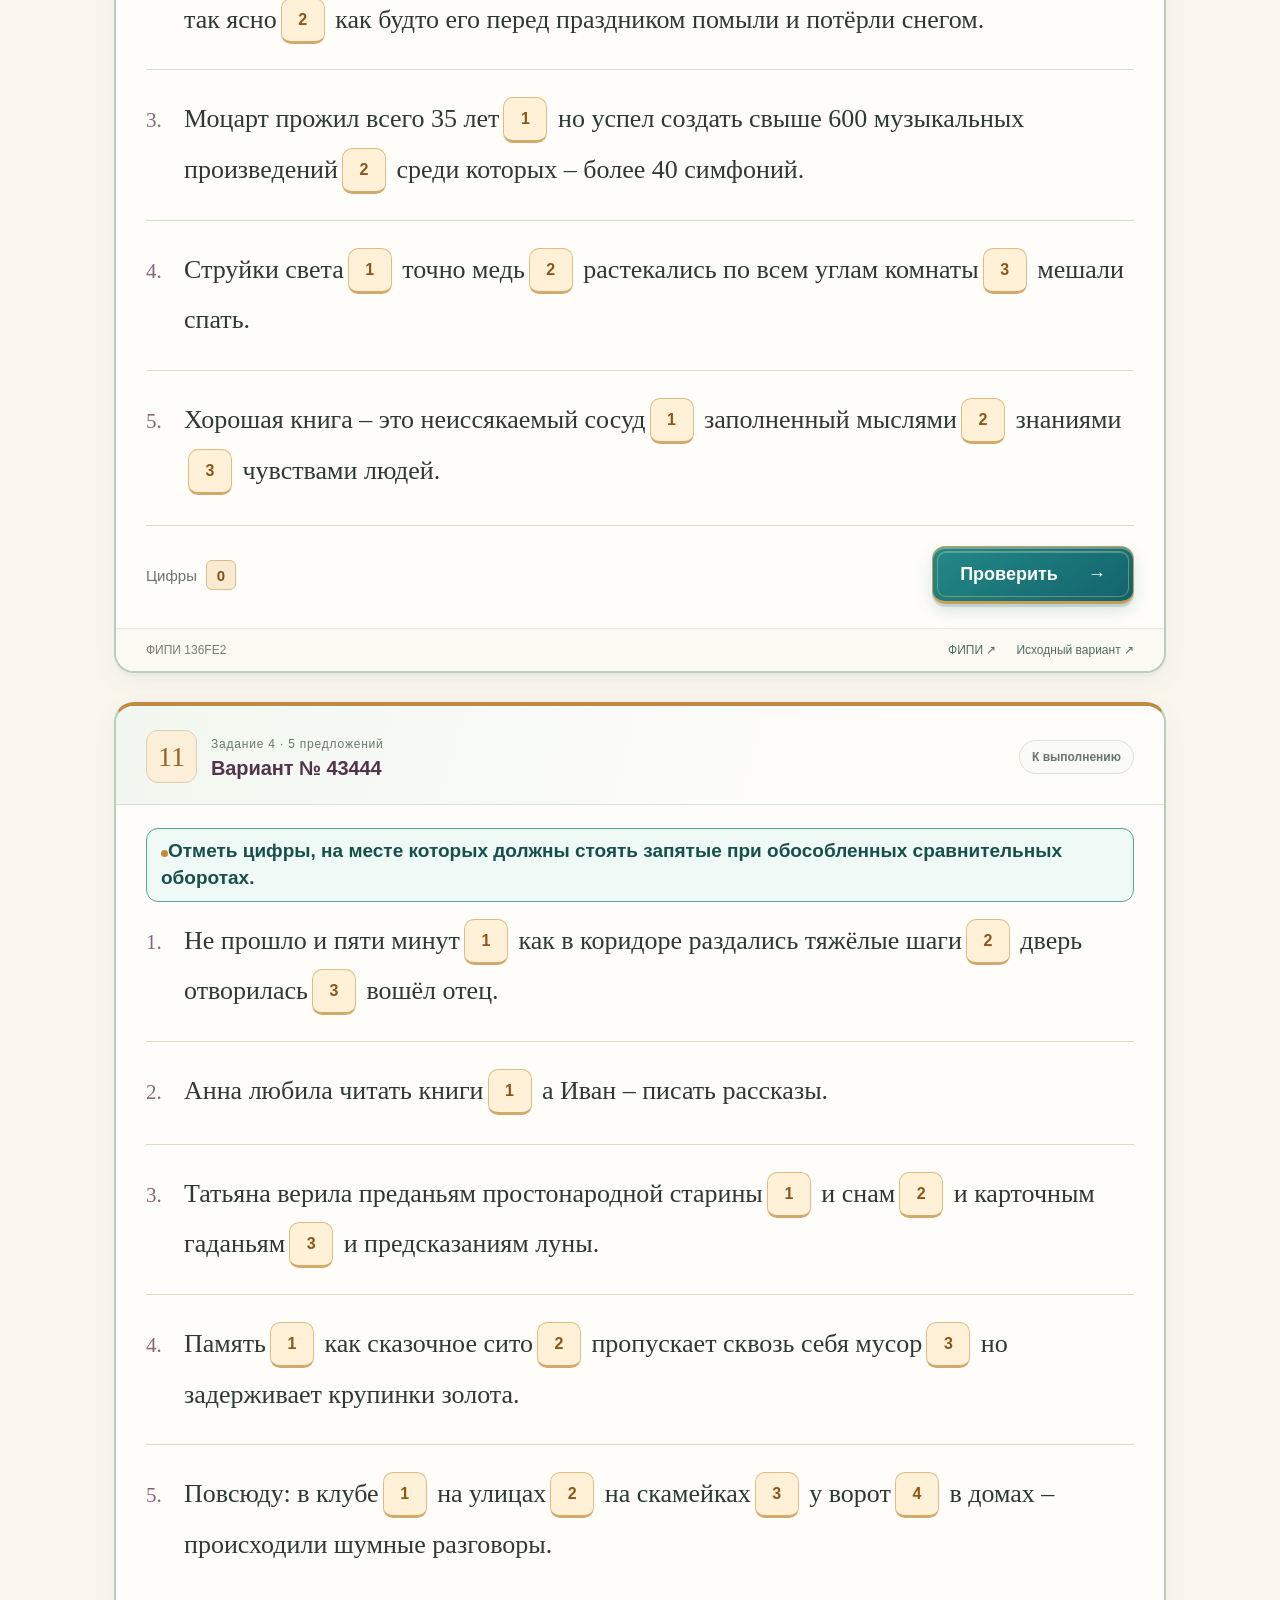
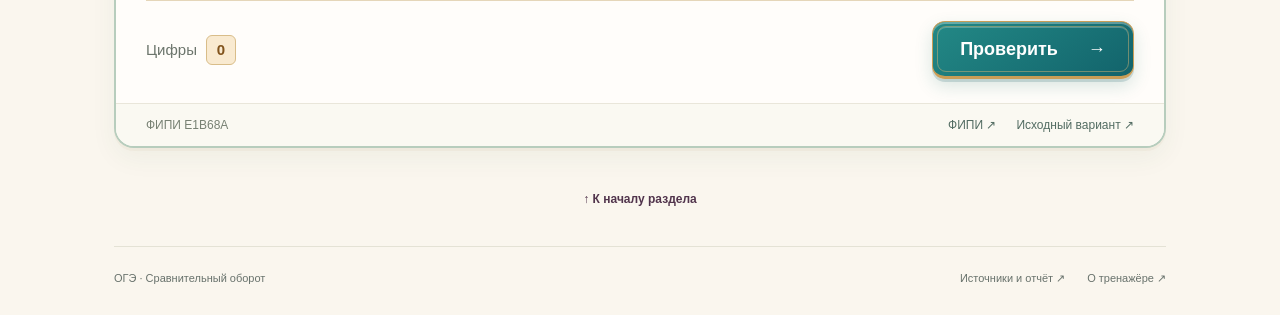
<file: topics/obosoblenie/sravneniya.html>
<!doctype html>
<html lang="ru">
<head>
  <meta charset="utf-8">
  <meta name="viewport" content="width=device-width, initial-scale=1">
  <meta name="theme-color" content="#146c70">
  <meta name="description" content="Тренажёр ОГЭ: сравнительные обороты и запятые при них. Задания 3, 4 и 5.">
  <title>ОГЭ · Сравнительный оборот</title>
  <link rel="stylesheet" href="../../styles.css">
  <link rel="stylesheet" href="../../site.css">
  <link rel="stylesheet" href="../../controls.css">
  <link rel="stylesheet" href="../../compact.css">
  <script defer src="../../trainers/sravneniya/data.js"></script>
  <script defer src="../../trainers/sravneniya/core.js"></script>
  <script defer src="../../trainers/sravneniya/app.js"></script>
  <link rel="stylesheet" href="../../trainers/sravneniya/styles.css">
  <script defer src="../../trainers/sravneniya/panel.js"></script>
</head>
<body data-page="sravneniya">
  <a class="skip" href="#cards">К заданиям</a>
  <header class="masthead"><div class="brand"><span class="brand-mark" aria-hidden="true">;</span><span>Русский язык<span class="brand-divider">/</span>ОГЭ</span></div><span id="save-status" role="status" class="save-status">Прогресс сохраняется автоматически</span></header>
  <div class="control-shell"><div class="control-panel"><nav class="trainer-return" aria-label="Навигация сайта"><a class="portal-back portal-home-button" href="../../index.html"><svg class="home-icon" viewBox="0 0 24 24" aria-hidden="true"><path d="M3 10.5 12 3l9 7.5M5.5 9v11h5v-6h3v6h5V9"/></svg> На главную</a><span class="trainer-breadcrumb">Запятые ОГЭ <span aria-hidden="true">/</span> Сравнительный оборот</span></nav>
    <nav id="sections" class="sections" aria-label="Разделы"><button data-task="4" class="section active" aria-current="page">Задание 4 <span id="count-4" class="count">11</span></button><button data-task="5" class="section">Задание 5 <span id="count-5" class="count">12</span></button><button data-task="3" class="section">Задание 3 <span id="count-3" class="count">3</span></button></nav>
    <div class="compact-progress"><div><span>Пройдено</span><strong id="done-total">0 / 26</strong></div><progress id="progress" value="0" max="26" aria-label="Пройдено вариантов"></progress></div>
    <details class="actions-menu" id="actions-menu" open><summary class="actions-toggle" id="actions-toggle" aria-controls="panel-command-list" aria-expanded="true">Действия <svg class="actions-chevron" viewBox="0 0 16 16" aria-hidden="true"><path d="m4 6 4 4 4-4"/></svg></summary><div class="panel-actions" id="panel-command-list"><a class="button quiet parent-back" href="../obosoblenie.html"><span aria-hidden="true">←</span> К обособлению</a><button id="resume" class="button quiet continue-button"><span id="resume-label">Продолжить</span><svg class="continue-icon" viewBox="0 0 20 20" aria-hidden="true"><path d="M3 10h13m-5-5 5 5-5 5"/></svg></button><button id="journal-open" class="button quiet">Журнал <span id="error-count" class="count coral-count">0</span></button><button id="repeat-errors" class="button quiet">Повторить ошибки</button><button id="reset" class="button quiet reset-button" aria-label="Сбросить прохождение">Сброс</button></div></details>
  </div></div>
  <main id="main">
    <div class="page-heading"><div><span class="eyebrow">ОБОСОБЛЕНИЕ СРАВНИТЕЛЬНЫХ ОБОРОТОВ</span><h1><span>Сравнительный оборот</span></h1><p>Отметь цифры, на месте которых должны стоять запятые при обособленных сравнительных оборотах.</p></div></div>
    <p id="resume-status" class="resume-status" role="status" tabindex="-1" hidden>Все варианты пройдены</p>
    <div class="practice-guide"><span class="guide-item"><span class="position-example">1</span> сравнительные обороты</span><span class="guide-hint">Повторное нажатие отменяет выбор</span></div>
    <p id="migration-note" class="migration-note" hidden></p>
    <p class="method-note">Если подходящих позиций нет, оставь цифры невыбранными.</p>
    <section class="feed" aria-labelledby="section-title">
      <div class="feed-heading"><div><span class="eyebrow" id="section-kicker">ПУНКТУАЦИОННЫЕ ПРАВИЛА</span><h2 id="section-title">Задание 4</h2></div><dl class="scores"><div><dt>Запятые</dt><dd id="comma-score">0 / 0</dd></div><div class="scores-caption">вариантов верно / проверено</div></dl></div>
      <div class="toolbar"><div class="filters" role="group" aria-label="Фильтр карточек"><button data-filter="all" class="filter active" aria-pressed="true">Все варианты</button><button data-filter="pending" class="filter" aria-pressed="false">Не завершены</button><button data-filter="mistakes" class="filter" aria-pressed="false">С ошибками</button></div><label class="search"><span aria-hidden="true">⌕</span><input id="search" type="search" placeholder="Текст или номер варианта" aria-label="Поиск по тексту или номеру варианта"></label></div>
      <div class="feed-caption"><span id="feed-count" role="status"></span><span id="section-description">Один вариант — одна карточка</span></div>
      <div id="cards" tabindex="-1"><p>Загрузка заданий…</p></div><button id="back-top" class="button quiet back-top">↑ К началу раздела</button>
    </section>
    <footer class="footer"><span>ОГЭ · Сравнительный оборот</span><div><a href="../../SRAVNENIYA-REPORT.md" target="_blank" rel="noopener">Источники и отчёт ↗</a><a href="../../README.md" target="_blank" rel="noopener">О тренажёре ↗</a></div></footer>
  </main>
  <dialog id="journal" aria-labelledby="journal-title"><div class="dialog-head"><div><span class="eyebrow">ИСТОРИЯ ПРАКТИКИ</span><h2 id="journal-title">Журнал ошибок</h2></div><button id="journal-close" class="icon-button" aria-label="Закрыть журнал">×</button></div><p class="muted">Лишний выбор и пропуски сохраняются с контекстом. История остаётся после исправления.</p><div class="journal-tools"><button id="retry-all" class="button primary">Повторить ошибки</button><button id="export-journal" class="button secondary">Скачать журнал</button></div><div id="journal-list"></div></dialog>
  <dialog id="reset-dialog" aria-labelledby="reset-title"><h2 id="reset-title">Начать заново?</h2><p>Выбранные ответы, результаты и журнал текущего прохождения будут очищены.</p><div class="dialog-actions"><button id="reset-cancel" class="button secondary">Отмена</button><button id="reset-confirm" class="button danger">Начать заново</button></div></dialog>
  <noscript>Для работы тренажёра включите JavaScript. Подключение к интернету не требуется.</noscript>
</body>
</html>
</file>
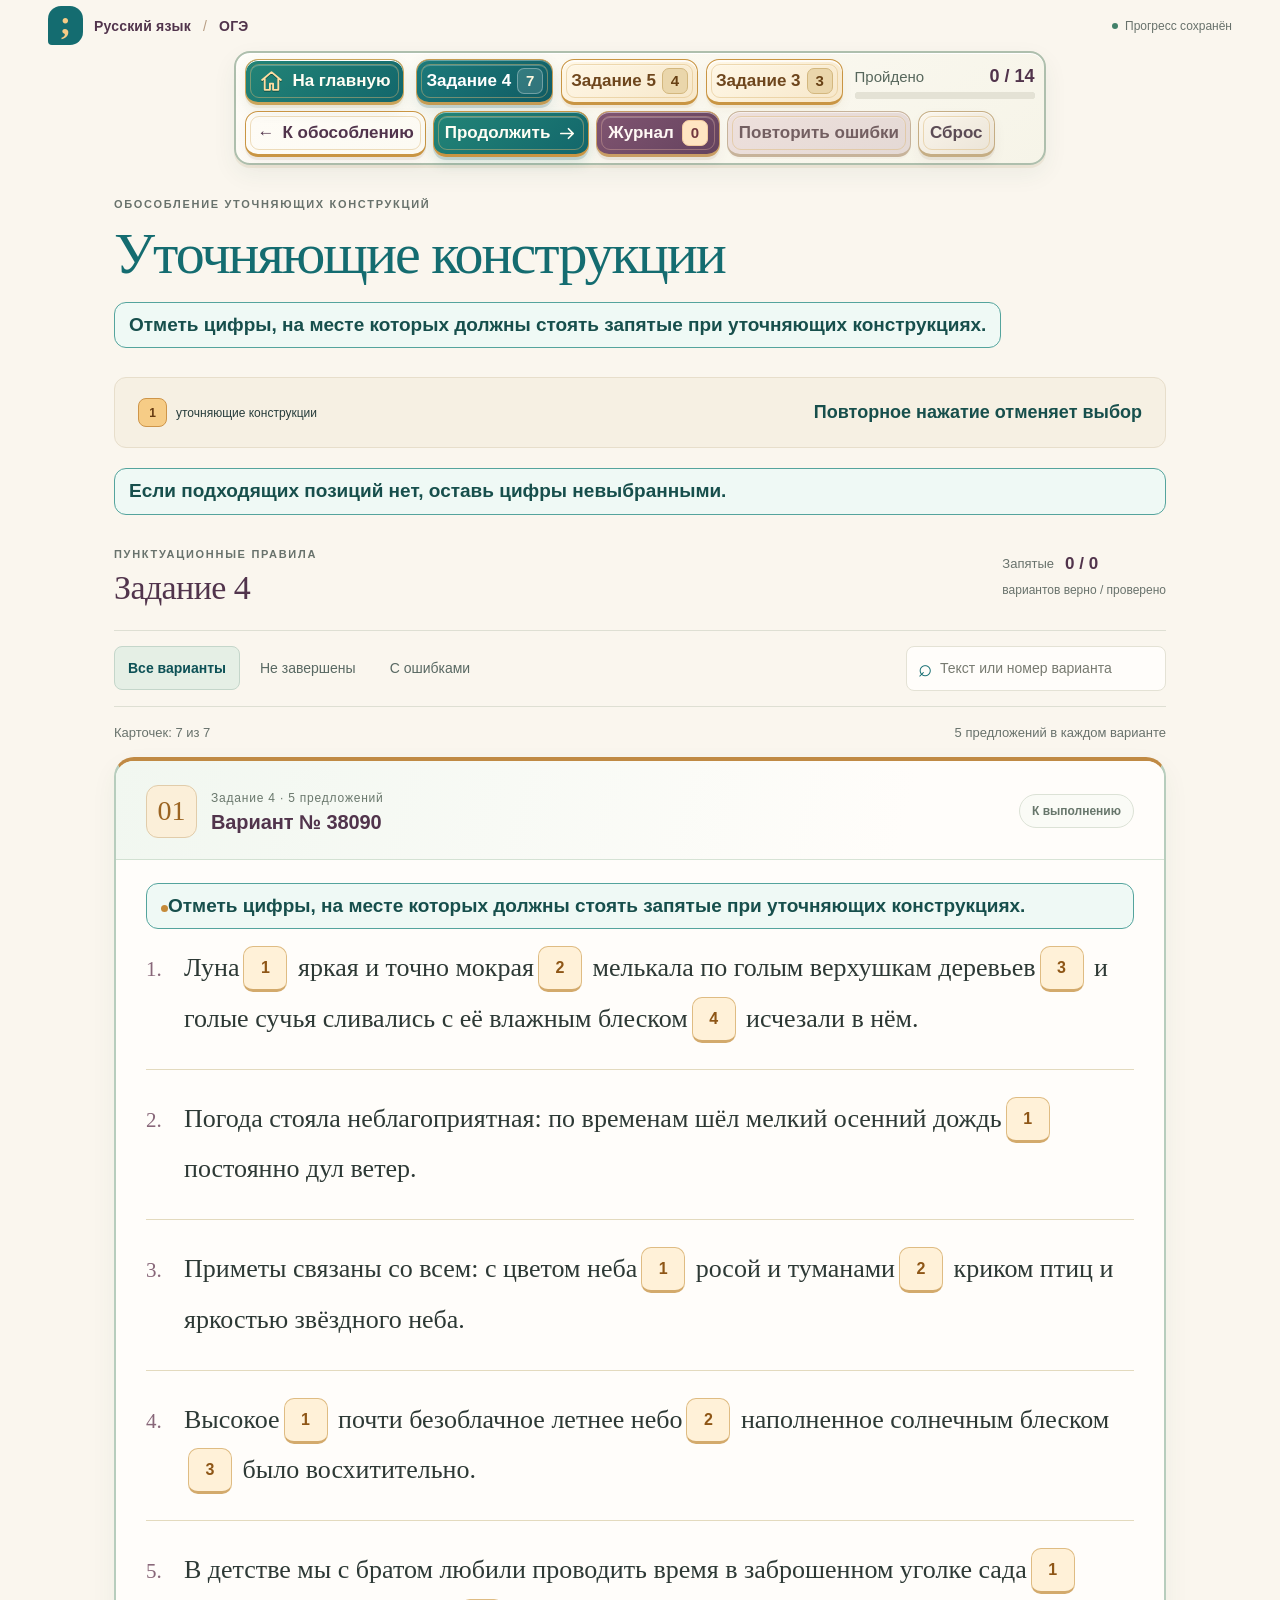
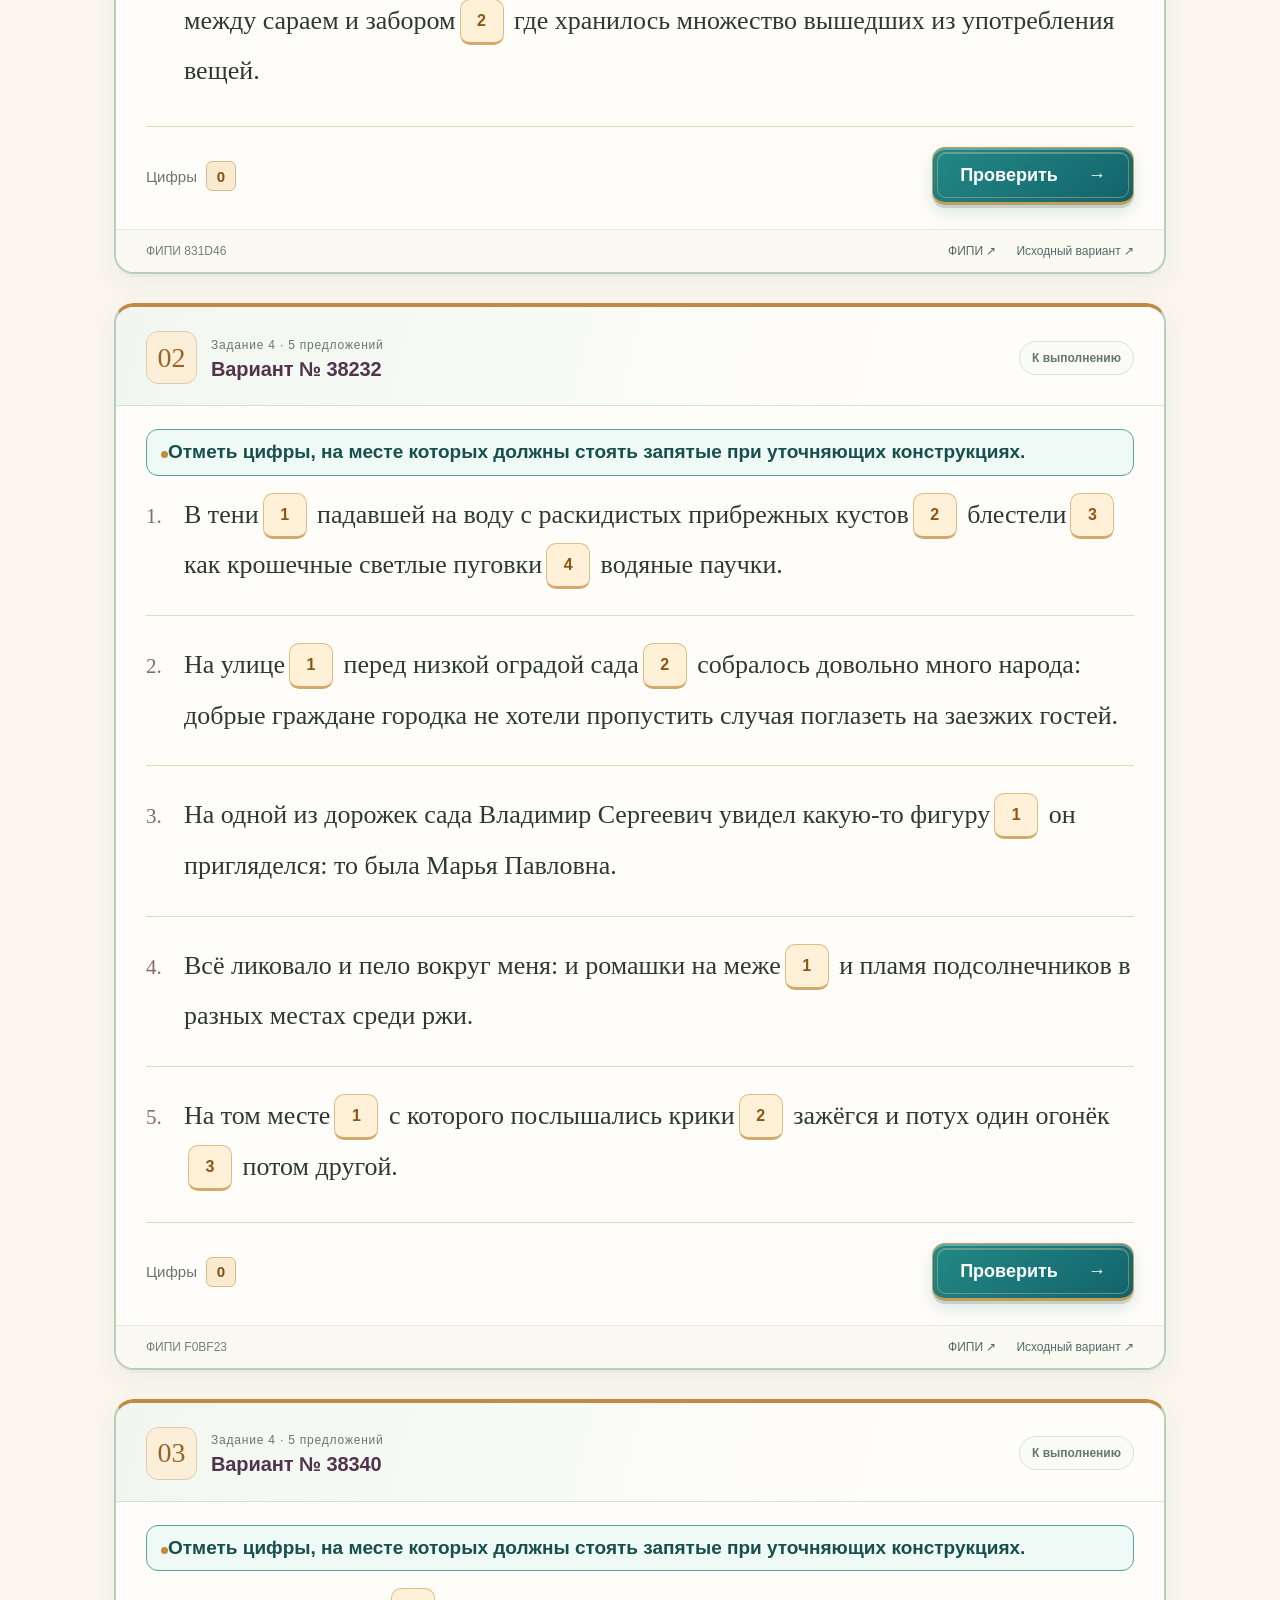
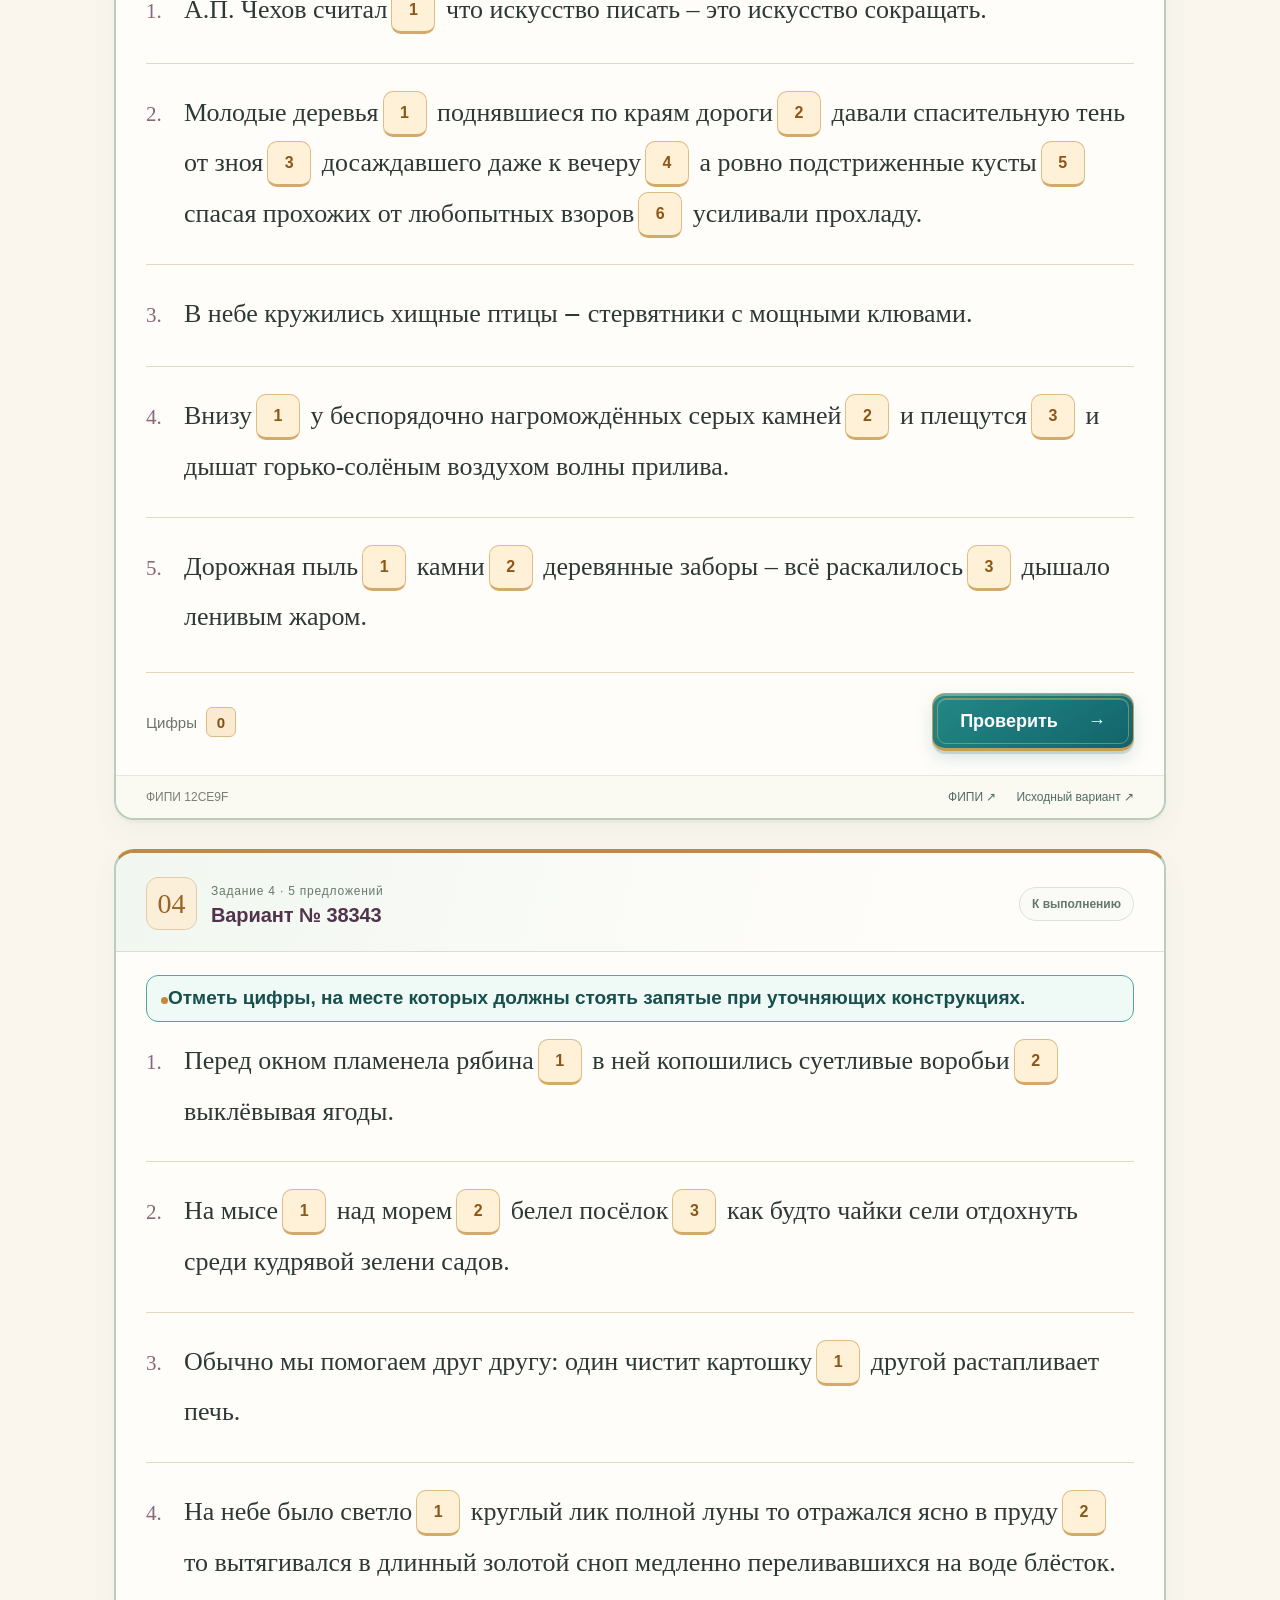
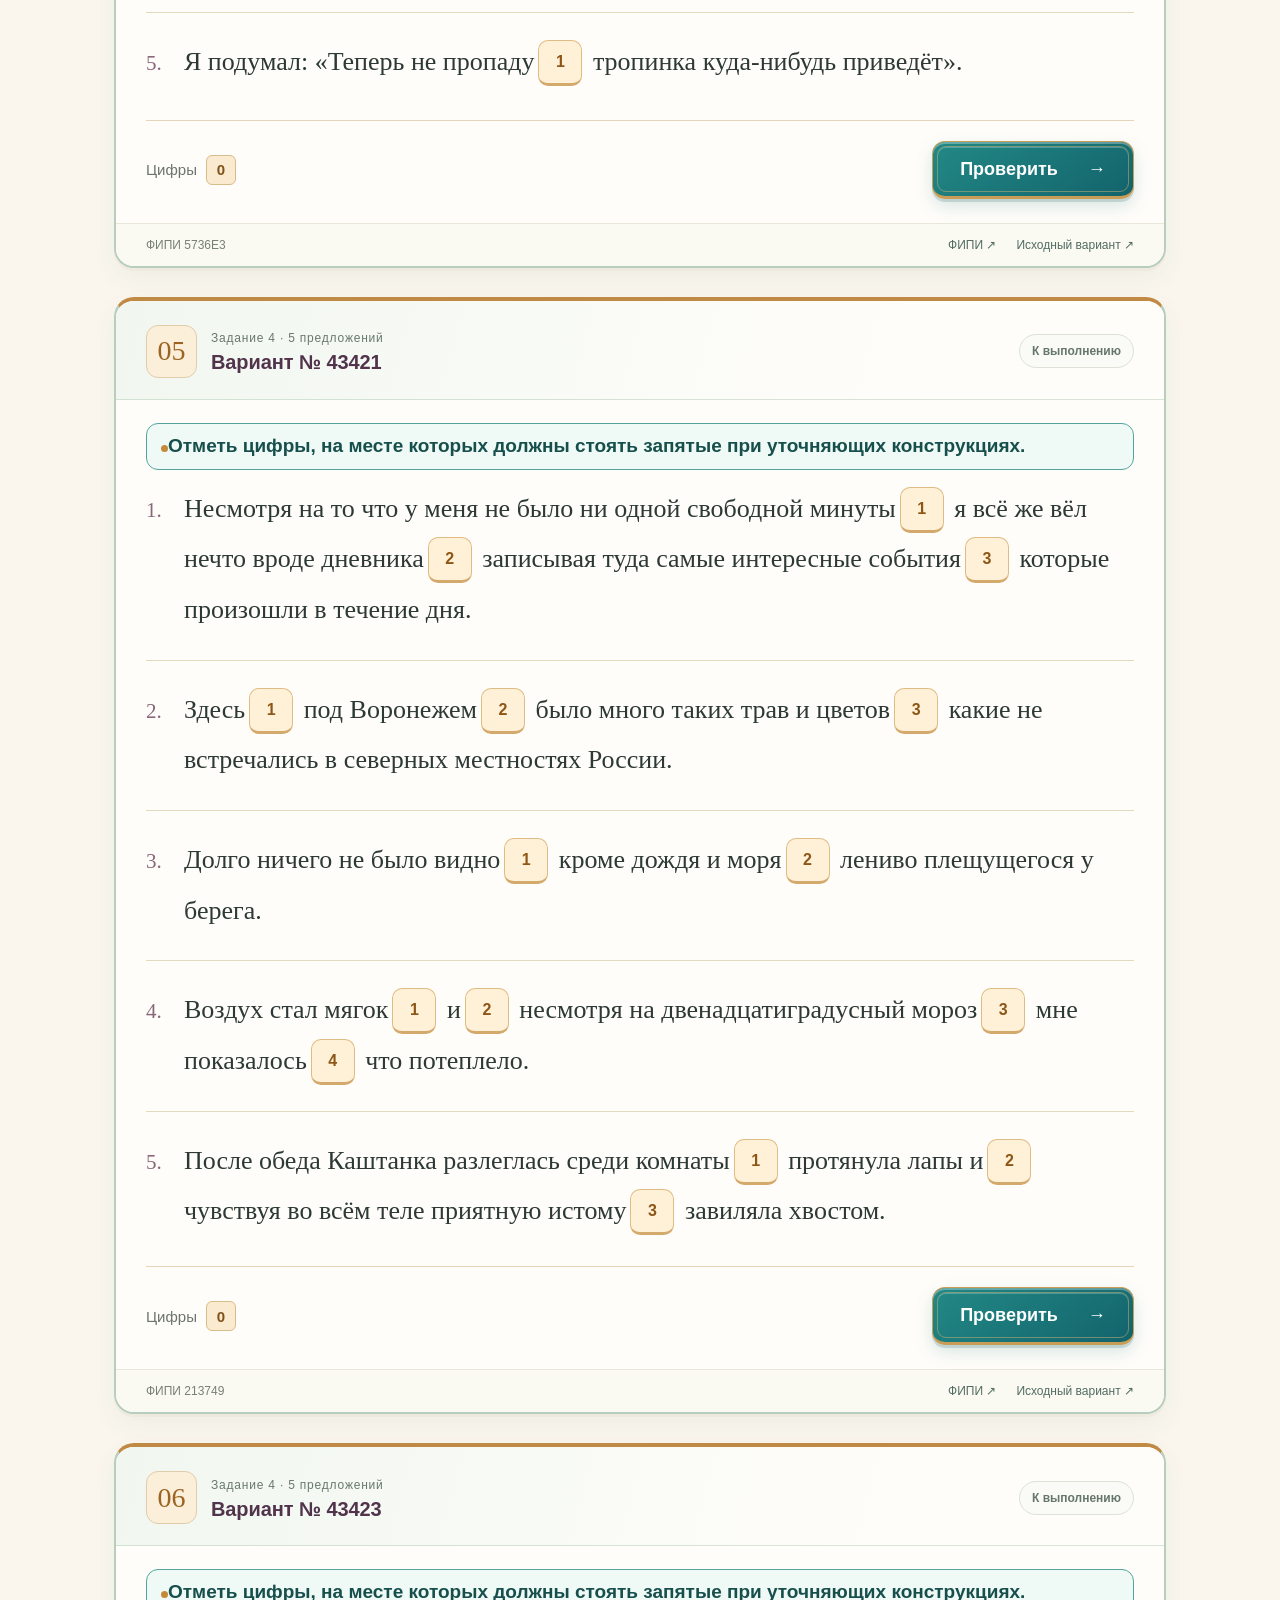
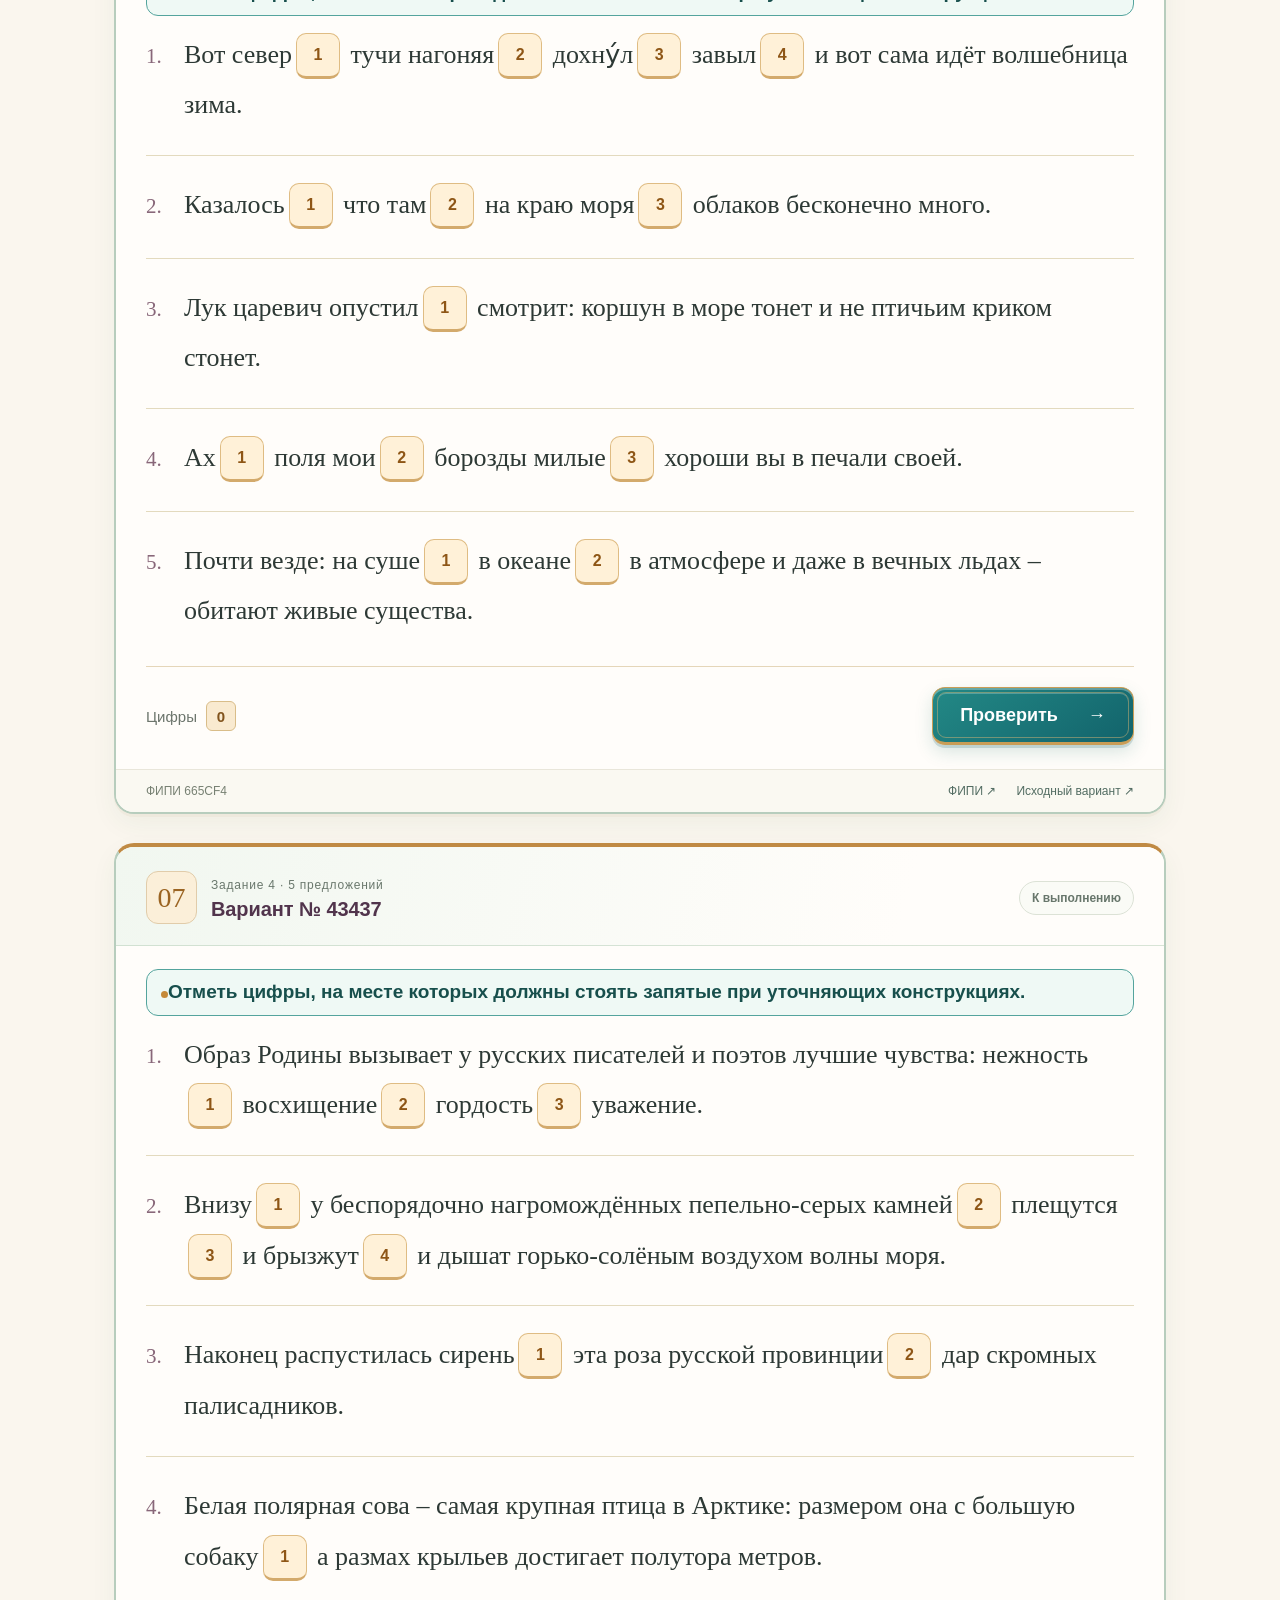
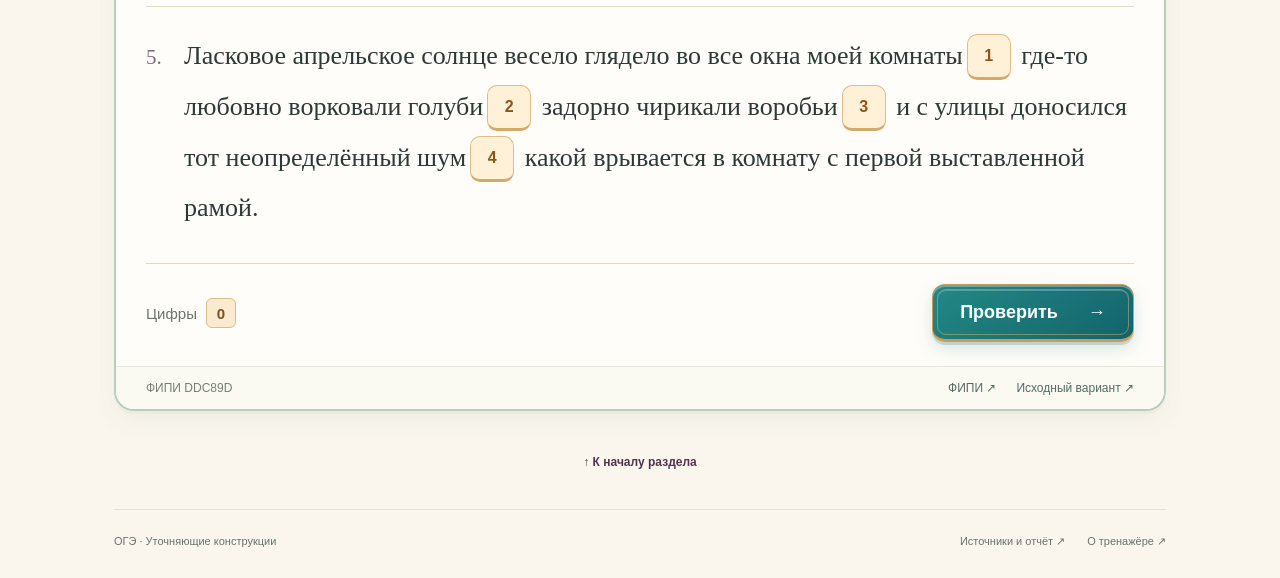
<file: topics/obosoblenie/utochneniya.html>
<!doctype html>
<html lang="ru">
<head>
  <meta charset="utf-8">
  <meta name="viewport" content="width=device-width, initial-scale=1">
  <meta name="theme-color" content="#146c70">
  <meta name="description" content="Тренажёр ОГЭ: уточняющие конструкции и запятые при них. Задания 3, 4 и 5.">
  <title>ОГЭ · Уточняющие конструкции</title>
  <link rel="stylesheet" href="../../styles.css">
  <link rel="stylesheet" href="../../site.css">
  <link rel="stylesheet" href="../../controls.css">
  <link rel="stylesheet" href="../../compact.css">
  <script defer src="../../trainers/utochneniya/data.js"></script>
  <script defer src="../../trainers/utochneniya/core.js"></script>
  <script defer src="../../trainers/utochneniya/app.js"></script>
  <link rel="stylesheet" href="../../trainers/utochneniya/styles.css">
  <script defer src="../../trainers/utochneniya/panel.js"></script>
</head>
<body data-page="utochneniya">
  <a class="skip" href="#cards">К заданиям</a>
  <header class="masthead"><div class="brand"><span class="brand-mark" aria-hidden="true">;</span><span>Русский язык<span class="brand-divider">/</span>ОГЭ</span></div><span id="save-status" role="status" class="save-status">Прогресс сохраняется автоматически</span></header>
  <div class="control-shell"><div class="control-panel"><nav class="trainer-return" aria-label="Навигация сайта"><a class="portal-back portal-home-button" href="../../index.html"><svg class="home-icon" viewBox="0 0 24 24" aria-hidden="true"><path d="M3 10.5 12 3l9 7.5M5.5 9v11h5v-6h3v6h5V9"/></svg> На главную</a><span class="trainer-breadcrumb">Запятые ОГЭ <span aria-hidden="true">/</span> Уточняющие конструкции</span></nav>
    <nav id="sections" class="sections" aria-label="Разделы"><button data-task="4" class="section active" aria-current="page">Задание 4 <span id="count-4" class="count">7</span></button><button data-task="5" class="section">Задание 5 <span id="count-5" class="count">4</span></button><button data-task="3" class="section">Задание 3 <span id="count-3" class="count">3</span></button></nav>
    <div class="compact-progress"><div><span>Пройдено</span><strong id="done-total">0 / 14</strong></div><progress id="progress" value="0" max="14" aria-label="Пройдено вариантов"></progress></div>
    <details class="actions-menu" id="actions-menu" open><summary class="actions-toggle" id="actions-toggle" aria-controls="panel-command-list" aria-expanded="true">Действия <svg class="actions-chevron" viewBox="0 0 16 16" aria-hidden="true"><path d="m4 6 4 4 4-4"/></svg></summary><div class="panel-actions" id="panel-command-list"><a class="button quiet parent-back" href="../obosoblenie.html"><span aria-hidden="true">←</span> К обособлению</a><button id="resume" class="button quiet continue-button"><span id="resume-label">Продолжить</span><svg class="continue-icon" viewBox="0 0 20 20" aria-hidden="true"><path d="M3 10h13m-5-5 5 5-5 5"/></svg></button><button id="journal-open" class="button quiet">Журнал <span id="error-count" class="count coral-count">0</span></button><button id="repeat-errors" class="button quiet">Повторить ошибки</button><button id="reset" class="button quiet reset-button" aria-label="Сбросить прохождение">Сброс</button></div></details>
  </div></div>
  <main id="main">
    <div class="page-heading"><div><span class="eyebrow">ОБОСОБЛЕНИЕ УТОЧНЯЮЩИХ КОНСТРУКЦИЙ</span><h1><span>Уточняющие конструкции</span></h1><p>Отметь цифры, на месте которых должны стоять запятые при уточняющих конструкциях.</p></div></div>
    <p id="resume-status" class="resume-status" role="status" tabindex="-1" hidden>Все варианты пройдены</p>
    <div class="practice-guide"><span class="guide-item"><span class="position-example">1</span> уточняющие конструкции</span><span class="guide-hint">Повторное нажатие отменяет выбор</span></div>
    <p id="migration-note" class="migration-note" hidden></p>
    <p class="method-note">Если подходящих позиций нет, оставь цифры невыбранными.</p>
    <section class="feed" aria-labelledby="section-title">
      <div class="feed-heading"><div><span class="eyebrow" id="section-kicker">ПУНКТУАЦИОННЫЕ ПРАВИЛА</span><h2 id="section-title">Задание 4</h2></div><dl class="scores"><div><dt>Запятые</dt><dd id="comma-score">0 / 0</dd></div><div class="scores-caption">вариантов верно / проверено</div></dl></div>
      <div class="toolbar"><div class="filters" role="group" aria-label="Фильтр карточек"><button data-filter="all" class="filter active" aria-pressed="true">Все варианты</button><button data-filter="pending" class="filter" aria-pressed="false">Не завершены</button><button data-filter="mistakes" class="filter" aria-pressed="false">С ошибками</button></div><label class="search"><span aria-hidden="true">⌕</span><input id="search" type="search" placeholder="Текст или номер варианта" aria-label="Поиск по тексту или номеру варианта"></label></div>
      <div class="feed-caption"><span id="feed-count" role="status"></span><span id="section-description">Один вариант — одна карточка</span></div>
      <div id="cards" tabindex="-1"><p>Загрузка заданий…</p></div><button id="back-top" class="button quiet back-top">↑ К началу раздела</button>
    </section>
    <footer class="footer"><span>ОГЭ · Уточняющие конструкции</span><div><a href="../../UTOCHNENIYA-REPORT.md" target="_blank" rel="noopener">Источники и отчёт ↗</a><a href="../../README.md" target="_blank" rel="noopener">О тренажёре ↗</a></div></footer>
  </main>
  <dialog id="journal" aria-labelledby="journal-title"><div class="dialog-head"><div><span class="eyebrow">ИСТОРИЯ ПРАКТИКИ</span><h2 id="journal-title">Журнал ошибок</h2></div><button id="journal-close" class="icon-button" aria-label="Закрыть журнал">×</button></div><p class="muted">Лишний выбор и пропуски сохраняются с контекстом. История остаётся после исправления.</p><div class="journal-tools"><button id="retry-all" class="button primary">Повторить ошибки</button><button id="export-journal" class="button secondary">Скачать журнал</button></div><div id="journal-list"></div></dialog>
  <dialog id="reset-dialog" aria-labelledby="reset-title"><h2 id="reset-title">Начать заново?</h2><p>Выбранные ответы, результаты и журнал текущего прохождения будут очищены.</p><div class="dialog-actions"><button id="reset-cancel" class="button secondary">Отмена</button><button id="reset-confirm" class="button danger">Начать заново</button></div></dialog>
  <noscript>Для работы тренажёра включите JavaScript. Подключение к интернету не требуется.</noscript>
</body>
</html>
</file>
<file: site.css>
/* Portal-only styles. Existing trainer styles and scoring code stay unchanged. */
:root{--site-cream:#fbf6ec;--site-milk:#fffdf7;--site-teal:#176e70;--site-sea:#104f58;--site-plum:#51344c;--site-ink:#34423c;--site-muted:#6c7168;--site-gold:#bd8a3f;--site-line:#e4d6bb}
.site-page{margin:0;min-height:100vh;display:flex;flex-direction:column;color:var(--site-ink);font-family:"Segoe UI",Arial,sans-serif;background:radial-gradient(ellipse at 7% 4%,#e6f1e89c,transparent 40%),radial-gradient(ellipse at 97% 62%,#f8e3c269,transparent 40%),var(--site-cream);font-synthesis:none}
.site-page *{box-sizing:border-box}.site-page a{-webkit-tap-highlight-color:transparent}.portal-header{width:100%;max-width:1190px;margin:0 auto;display:flex;align-items:center;justify-content:space-between;gap:20px;padding:26px 36px 19px}.portal-brand{display:inline-flex;align-items:center;gap:12px;font-size:17px;font-weight:650;color:var(--site-plum);text-decoration:none;transition:color 200ms ease}.portal-brand:hover{color:var(--site-teal)}.portal-brand-mark{display:grid;place-items:center;width:39px;height:43px;border:1px solid #167879;background:linear-gradient(145deg,#278486,#145d67);border-radius:14px 14px 14px 4px;box-shadow:inset 0 1px #ffffff4a,0 3px 8px #12555b15;color:#f9d08e;font:53px/.8 Georgia,serif;padding-bottom:22px}.portal-subject{font-size:14px;color:var(--site-muted);letter-spacing:.3px}.portal-main{width:100%;max-width:1140px;margin:0 auto;padding:0 36px 45px;flex:1}.portal-hero{text-align:center;padding:23px 0 38px}.hero-flourish,.coming-divider{display:flex;gap:13px;justify-content:center;align-items:center;color:var(--site-gold);margin:0 auto 18px}.hero-flourish>span,.coming-divider>span{height:1px;width:55px;background:linear-gradient(90deg,transparent,#be8c47)}.hero-flourish>span:last-child,.coming-divider>span:last-child{transform:rotate(180deg)}.hero-flourish i,.coming-divider i{font-size:15px;font-style:normal}.portal-hero h1{font:500 clamp(44px,6vw,76px)/1.12 Georgia,"Times New Roman",serif;letter-spacing:3px;color:var(--site-sea);margin:0 0 19px;text-wrap:balance;text-shadow:0 1px #fffdf8}.portal-hero h1>span{color:var(--site-plum);text-shadow:1px 2px #e8c88f66}.portal-hero p{color:#626b61;font-size:19px;line-height:1.6;margin:0;letter-spacing:.1px}.topic-grid{display:grid;grid-template-columns:repeat(3,minmax(0,1fr));gap:23px}.topic-tile{--tile-accent:#237b78;--tile-deep:#165856;--tile-line:#75a79a;--tile-soft:#eff7ed;--tile-warm:#f9f4e8;--tile-glow:#2b918c28;position:relative;isolation:isolate;display:flex;align-items:center;justify-content:center;min-width:0;min-height:199px;padding:30px 27px;border:2px solid var(--tile-line);border-radius:23px;background:linear-gradient(140deg,#ffffffd6 0%,transparent 50%),linear-gradient(140deg,var(--tile-soft),var(--tile-warm));box-shadow:inset 0 1px 0 #ffffff,0 7px 0 -4px #bfa16e20,0 12px 25px -13px #3c4b3b2b;text-align:center;text-decoration:none;color:var(--tile-deep);transform:translateY(0);transition:transform 210ms ease,border-color 210ms ease,box-shadow 210ms ease,background-color 210ms ease}
.topic-tile:before{content:"";position:absolute;inset:7px;border:1px solid #c59a5b80;border-radius:16px;pointer-events:none;transition:border-color 210ms ease,box-shadow 210ms ease}.topic-tile:after{content:"";position:absolute;inset:0;border-radius:21px;pointer-events:none;opacity:.3;background:linear-gradient(120deg,#ffffffa6 0%,transparent 42%,transparent 75%,#ffffff80);transition:opacity 210ms ease}.tile-content{position:relative;display:flex;flex-direction:column;align-items:center;gap:13px;z-index:1;max-width:100%}.tile-title{font:500 35px/1.22 Georgia,"Times New Roman",serif;letter-spacing:-.3px;text-wrap:balance;overflow-wrap:break-word}.tile-caption{display:block;font-size:14px;line-height:1.4;color:var(--tile-deep);opacity:.85}.tile-arrow{position:absolute;right:21px;bottom:17px;font-size:19px;line-height:1;color:var(--tile-accent);opacity:.7;transition:transform 210ms ease,opacity 210ms ease}.tile-corner{position:absolute;display:block;width:14px;height:14px;pointer-events:none;border-color:var(--site-gold);opacity:.7;transition:opacity 210ms ease}.tile-corner-top{top:18px;left:18px;border-left:1px solid;border-top:1px solid;border-radius:4px 0 0 0}.tile-corner-bottom{bottom:18px;right:18px;border-right:1px solid;border-bottom:1px solid;border-radius:0 0 4px 0;display:none}
.theme-honey{--tile-accent:#aa702b;--tile-deep:#7c4b20;--tile-line:#cca36a;--tile-soft:#fff4db;--tile-warm:#faedda;--tile-glow:#d3a04b33}.theme-coral{--tile-accent:#b75c4e;--tile-deep:#823d3b;--tile-line:#cf9a80;--tile-soft:#fff0e5;--tile-warm:#fae7df;--tile-glow:#cf786232}.theme-plum{--tile-accent:#86647d;--tile-deep:#5b3b57;--tile-line:#b79aae;--tile-soft:#f5edf5;--tile-warm:#f5e9ea;--tile-glow:#a5749a2e}.theme-emerald{--tile-accent:#438361;--tile-deep:#2d5f45;--tile-line:#8bb298;--tile-soft:#eaf5e9;--tile-warm:#f1f3e2;--tile-glow:#579d7230}.theme-sea{--tile-accent:#397985;--tile-deep:#28545e;--tile-line:#87abb0;--tile-soft:#eaf4f3;--tile-warm:#e8f0f2;--tile-glow:#418f9d2e}
.topic-tile:hover,.topic-tile:focus-visible{border-color:var(--tile-accent);transform:translateY(-5px);box-shadow:inset 0 1px 0 #fff,0 0 0 3px var(--tile-glow),0 9px 19px var(--tile-glow),0 20px 32px -16px #253b333b}.topic-tile:hover:before,.topic-tile:focus-visible:before{border-color:#be8b3ee6;box-shadow:inset 0 0 12px #fff8e555}.topic-tile:hover:after,.topic-tile:focus-visible:after{opacity:.8}.topic-tile:hover .tile-arrow,.topic-tile:focus-visible .tile-arrow{opacity:1;transform:translate(2px,-2px)}.topic-tile:hover .tile-corner,.topic-tile:focus-visible .tile-corner{opacity:1}.topic-tile:active{transform:translateY(-1px)}
.portal-back{display:inline-flex;justify-content:center;align-items:center;gap:9px;box-sizing:border-box;min-height:43px;padding:9px 17px;border:1px solid #c49c60;border-radius:11px;background:linear-gradient(140deg,#fffdf8,#f4f4e6);box-shadow:inset 0 1px #fff,0 3px 8px #7052280a;color:#205f61;text-decoration:none;font:600 13px/1.5 "Segoe UI",Arial,sans-serif;white-space:nowrap;transform:translateY(0);transition:border-color 200ms ease,box-shadow 200ms ease,transform 200ms ease,background-color 200ms ease}.portal-back>span{font-size:19px;line-height:1;color:#9c712f}.portal-back:hover,.portal-back:focus-visible{background:#ecf5ed;border-color:#508e83;box-shadow:0 0 0 3px #43998c1a,0 7px 13px #43776b1a;transform:translateY(-2px)}.portal-back:active{transform:translateY(0)}.site-page a:focus-visible,.trainer-return a:focus-visible{outline:3px solid #ab7c32;outline-offset:5px}.portal-breadcrumbs{display:flex;align-items:center;flex-wrap:wrap;gap:11px;padding:22px 0 0;font-size:13px;line-height:1.8;color:#7d7464}.portal-breadcrumbs a{color:#426d65;text-decoration:none;transition:color 200ms ease}.portal-breadcrumbs a:hover{color:#134f50;text-decoration:underline;text-underline-offset:4px}.portal-breadcrumbs [aria-current]{color:var(--site-plum)}.collection-hero{padding-top:28px;padding-bottom:33px}.collection-hero h1{font-size:58px;letter-spacing:-1px}.subtopic-grid .tile-title{font-size:28px;line-height:1.3}.subtopic-grid .topic-tile{min-height:189px}.coming-soon{position:relative;isolation:isolate;max-width:770px;margin:48px auto 35px;padding:39px 45px 49px;text-align:center;background:linear-gradient(135deg,#fffefa 0%,var(--tile-soft,#edf5ee) 100%);border:2px solid var(--tile-line,#94b6a4);border-radius:26px;box-shadow:inset 0 1px #fff,0 12px 35px #49624710}.coming-soon:before{content:"";position:absolute;inset:8px;border:1px solid #c69b5b7a;border-radius:18px;pointer-events:none}.coming-ornament{display:inline-block;font:95px/.6 Georgia,serif;color:#bf8a42;margin:5px 0 30px;text-shadow:1px 2px #eddbbb}.coming-soon h1{font:500 49px/1.2 Georgia,"Times New Roman",serif;letter-spacing:-.6px;color:var(--site-plum);margin:0 0 21px;text-wrap:balance;overflow-wrap:break-word}.coming-status{font-size:23px;font-weight:400;line-height:1.5;color:var(--tile-deep,#265b4b);margin:0 0 28px}.coming-divider{margin-bottom:31px}.coming-actions{display:flex;align-items:center;justify-content:center;gap:13px;flex-wrap:wrap}.portal-footer{width:calc(100% - 72px);max-width:1068px;margin:0 auto;padding:23px 0 28px;display:flex;justify-content:space-between;gap:20px;border-top:1px solid #d9c7a875;color:#796f61;font-size:13px;line-height:1.6}.portal-footer a{color:#526d61;text-decoration:none;text-underline-offset:4px;transition:color 200ms ease}.portal-footer a:hover{color:#174f50;text-decoration:underline}.portal-skip{position:absolute;left:20px;top:-100px;z-index:20;background:var(--site-milk);color:var(--site-sea);padding:13px 18px;border:1px solid var(--site-gold);border-radius:9px}.portal-skip:focus{top:12px}
/* The only additions around SPP: a persistent home link and its scroll clearance. */
.tile-continue{display:inline-flex;align-items:center;gap:13px;min-height:44px;padding:9px 17px;border:1px solid #c99543;border-bottom-width:3px;border-radius:10px;color:white;background:linear-gradient(140deg,#238577,#12666b);box-shadow:inset 0 1px #ffffff6b,0 3px 9px #17644422;font:650 16px/1.4 "Segoe UI",Arial,sans-serif;transition:box-shadow 200ms ease,transform 200ms ease}
.topic-tile:hover .tile-continue,.topic-tile:focus-visible .tile-continue{box-shadow:inset 0 1px #ffffff8c,0 0 0 2px #d4b87540,0 6px 15px #17644430}
.trainer-return{max-width:1176px;margin:0 auto;display:flex;align-items:center;justify-content:space-between;gap:16px;padding:6px 2px 9px}.trainer-return .portal-back{min-height:36px;padding:6px 12px;font-size:12px;border-radius:9px}.trainer-return .portal-back>span{font-size:17px}.trainer-breadcrumb{color:#716655;font:11px/1.5 "Segoe UI",Arial,sans-serif}.trainer-breadcrumb>span{color:#b48c52;margin:0 8px}body[data-page="spp"] .card{scroll-margin-top:153px}body[data-page="spp"] .source-block{scroll-margin-top:163px}
@media(min-width:1500px){.portal-main{padding-top:12px}.portal-hero{padding-bottom:45px}.topic-tile{min-height:212px}}
@media(max-width:1000px){.portal-main{max-width:850px}.topic-grid{grid-template-columns:repeat(2,minmax(0,1fr));gap:21px}.portal-hero h1{font-size:64px}.portal-hero{padding-top:20px;padding-bottom:33px}.topic-tile{min-height:184px}.tile-title{font-size:34px}.portal-footer{max-width:778px}.collection-hero h1{font-size:53px}.subtopic-grid .topic-tile{min-height:177px}}
@media(max-width:800px){body[data-page="spp"] .card,body[data-page="spp"] .source-block{scroll-margin-top:213px}.trainer-return{padding-top:5px;padding-bottom:7px}.portal-header{padding:22px 28px 16px}.portal-main{padding-left:28px;padding-right:28px}.portal-footer{width:calc(100% - 56px)}.coming-soon{margin-top:32px}}
@media(max-width:640px){.portal-header{padding:20px 21px 14px;gap:14px}.portal-brand{font-size:15px;gap:10px}.portal-brand-mark{width:32px;height:36px;font-size:45px;border-radius:12px 12px 12px 3px;padding-bottom:18px}.portal-subject{font-size:12px}.portal-header>.portal-back{font-size:11px;min-height:40px;padding:8px 11px}.portal-header>.portal-back>span{font-size:17px}.portal-main{padding:0 21px 33px}.portal-hero{padding:25px 0 27px}.hero-flourish{margin-bottom:17px}.hero-flourish>span{width:39px}.portal-hero h1{font-size:47px;letter-spacing:1px;line-height:1.16;margin-bottom:14px}.portal-hero p{font-size:16px}.topic-grid{grid-template-columns:minmax(0,1fr);gap:18px}.topic-tile{min-height:151px;padding:27px 31px;border-radius:21px}.topic-tile:before{border-radius:14px}.tile-title{font-size:34px}.tile-content{gap:9px}.tile-caption{font-size:14px}.tile-arrow{right:21px;bottom:18px}.tile-corner-top{top:18px;left:18px}.portal-breadcrumbs{font-size:12px;padding-top:19px;gap:8px}.collection-hero h1{font-size:44px;letter-spacing:-.6px}.subtopic-grid .topic-tile{min-height:151px}.subtopic-grid .tile-title{font-size:29px}.coming-soon{margin:29px 0 12px;padding:31px 22px 35px;border-radius:23px}.coming-soon h1{font-size:36px;line-height:1.25;margin-bottom:19px}.coming-ornament{font-size:80px;margin-bottom:29px}.coming-status{font-size:20px;margin-bottom:22px}.coming-divider{margin-bottom:25px}.coming-actions{gap:11px}.coming-actions .portal-back{font-size:12px;min-height:44px}.portal-footer{width:calc(100% - 42px);font-size:11px;padding:20px 0 24px;gap:15px}}
@media(max-width:380px){.portal-main{padding-left:16px;padding-right:16px}.portal-header{padding-left:16px;padding-right:16px}.portal-hero h1{font-size:40px;letter-spacing:.5px}.portal-brand{font-size:13px;gap:8px}.portal-subject{font-size:11px}.tile-title{font-size:31px}.subtopic-grid .tile-title{font-size:27px}.portal-back{padding-left:12px;padding-right:12px}.coming-soon h1{font-size:32px}.coming-actions{flex-direction:column}.coming-actions .portal-back{width:100%}.trainer-breadcrumb{font-size:10px}.portal-footer{width:calc(100% - 32px)}.portal-header>.portal-back{font-size:10px;padding:8px 9px;gap:5px}}
@media(prefers-reduced-motion:reduce){.site-page *, .trainer-return *{transition:none!important;animation:none!important}.topic-tile:hover,.topic-tile:focus-visible,.portal-back:hover,.portal-back:focus-visible{transform:none}.topic-tile:hover .tile-arrow,.topic-tile:focus-visible .tile-arrow{transform:none}}
</file>
<file: controls.css>
/* Final control polish. Sentence typography and original card content stay unchanged. */
:root{--control-gold:#c99543;--control-plum:#64425e;--control-coral:#b3655c;--trainer-controls-height:260px}
.control-panel{display:grid;grid-template-columns:minmax(0,1fr) minmax(190px,260px);gap:16px 24px;padding:17px 20px;border:2px solid #aebfad;border-radius:19px;background:linear-gradient(145deg,#fffdf8,#f6f4e8);box-shadow:inset 0 1px #fff,0 3px 0 #d6c7a94d,0 9px 25px #244b3810}
.sections{grid-column:1;grid-row:1;display:grid;grid-template-columns:repeat(2,minmax(0,1fr));gap:11px;padding:0;max-width:560px;width:100%;border:0;background:none;border-radius:0}
.section,.panel-actions .button,.check-button,.trainer-return .portal-back,.site-page .portal-back{position:relative;isolation:isolate;box-sizing:border-box;min-height:52px;border:1px solid var(--control-gold);border-bottom-width:3px;border-radius:13px;font-size:17px;font-weight:700;line-height:1.45;padding:12px 21px;transform:translateY(0);transition:transform 200ms ease,box-shadow 200ms ease,border-color 200ms ease,background-color 200ms ease}
.section:before,.panel-actions .button:before,.check-button:before,.trainer-return .portal-back:before,.site-page .portal-back:before{content:"";position:absolute;inset:4px;border:1px solid #dcb77578;border-radius:9px;pointer-events:none;z-index:-1;box-shadow:inset 0 1px #ffffff3d}
.section{justify-content:center;gap:12px;color:#6e461d;background:linear-gradient(145deg,#fff8e8,#f7e7c9);box-shadow:inset 0 2px #ffffffc2,0 3px 0 #b78a3c1a,0 5px 12px #8060310d}
.section.active{color:#fff;background:linear-gradient(145deg,#1c7b7b,#105b63);border-color:#c49b53;box-shadow:inset 0 1px #ffffff57,0 3px 0 #0c51542e,0 6px 15px #155a591f}
.section .count{font-size:15px;min-width:29px;min-height:28px;padding:4px 7px;border-radius:7px;background:#ead6ab;color:#674014;border:1px solid #d3b77e;line-height:1.2}
.section.active .count{color:#fff8df;background:#ffffff22;border-color:#ffffff50}
.section:hover,.section:focus-visible,.panel-actions .button:not(:disabled):hover,.panel-actions .button:focus-visible,.check-button:not(:disabled):hover,.check-button:focus-visible,.trainer-return .portal-back:hover,.trainer-return .portal-back:focus-visible,.site-page .portal-back:hover,.site-page .portal-back:focus-visible{transform:translateY(-2px);border-color:#dca63d;box-shadow:inset 0 1px #ffffffa6,0 0 0 3px #bda15c26,0 8px 18px #26685a2b}
.section:active,.panel-actions .button:not(:disabled):active,.check-button:not(:disabled):active,.trainer-return .portal-back:active,.site-page .portal-back:active{transform:translateY(0)}
.compact-progress{grid-column:2;grid-row:1;min-width:0;max-width:none;width:100%;align-self:center}
.compact-progress>div{display:flex;flex-direction:row;align-items:center;justify-content:space-between;gap:13px;font-size:15px;margin-bottom:11px;color:#57675c}
.compact-progress strong{font-size:18px;color:#51344c;white-space:nowrap}
.compact-progress progress{height:10px;border-radius:9px;box-shadow:inset 0 1px 3px #4768491a;background:#e1e6d8}
.panel-actions{grid-column:1/-1;grid-row:2;display:grid;grid-template-columns:1fr 1.25fr .7fr;gap:15px;width:100%;padding-top:14px;border-top:1px solid #d6bd8a66}
.panel-actions .button{justify-content:center;gap:11px;margin:0;white-space:normal;text-align:center;box-shadow:inset 0 1px #ffffff80,0 3px 0 #80644d19,0 6px 13px #5c354c0d}
#journal-open{color:#fff8f5;background:linear-gradient(140deg,#815571,#64425e);border-color:#c99d64}
#journal-open:before{border-color:#efbfa759}
#journal-open:not(:disabled):hover,#journal-open:focus-visible{background:linear-gradient(140deg,#946179,#724560);box-shadow:inset 0 1px #ffffff5e,0 0 0 3px #b9748724,0 8px 18px #794d6d26}
#journal-open .count{font-size:15px;min-width:28px;min-height:28px;border:1px solid #f3cba0;background:#ffe5c2;color:#72383f;border-radius:7px;padding:3px 7px;line-height:1.3}
#repeat-errors{color:#fffaf5;border-color:#c99a58;background:linear-gradient(145deg,#b76d63,#99555b)}
#repeat-errors:not(:disabled):hover,#repeat-errors:focus-visible{background:linear-gradient(145deg,#c07b69,#a85d63);box-shadow:inset 0 1px #ffffff73,0 0 0 3px #cc897326,0 8px 18px #96585126}
#repeat-errors:disabled{opacity:1;color:#735f61;background:linear-gradient(145deg,#eee0dc,#e4d9d5);border-color:#c7b39a;box-shadow:inset 0 1px #fff8,0 2px 0 #bcaa9814}
#reset{color:#5c4c55;border-color:#c5ad84;background:linear-gradient(145deg,#fcf7ed,#eae3d6);border-radius:13px}
#reset:hover,#reset:focus-visible{background:linear-gradient(145deg,#fff9ef,#f1e7da)}
.check-button{font-size:18px;min-width:202px;min-height:56px;padding:14px 25px;gap:30px;color:#fff;background:linear-gradient(145deg,#238986,#12636b);border-color:#c99d56;box-shadow:inset 0 2px #ffffff4d,0 3px 0 #10575e2b,0 7px 17px #1a71632b}
.check-button:not(:disabled):hover,.check-button:focus-visible{background:linear-gradient(145deg,#25968f,#146e74);border-color:#dfa944}
.check-button:disabled{opacity:1;color:#275b46;background:linear-gradient(145deg,#e7f1e5,#d5e6d7);border-color:#9dbb9f;box-shadow:inset 0 1px #fff,0 2px 0 #a4b7a11f}
.check-button:disabled:before{border-color:#aec3a673}
.trainer-return{gap:18px;padding:10px 2px 13px}
.trainer-return .portal-back,.site-page .portal-back{gap:11px;color:#385a4b;background:linear-gradient(145deg,#fff9e9,#eee8d6);box-shadow:inset 0 1px #fff,0 3px 0 #bda26c24,0 6px 14px #4a68501a;min-height:52px;font-family:"Segoe UI",Arial,sans-serif;font-size:17px}
.trainer-return .portal-home-button,.site-page .portal-home-button{color:#fffef4;background:linear-gradient(140deg,#238577,#12666b);border-color:#caa459;text-shadow:0 1px #124c4926}
.trainer-return .portal-home-button:hover,.trainer-return .portal-home-button:focus-visible,.site-page .portal-home-button:hover,.site-page .portal-home-button:focus-visible{background:linear-gradient(140deg,#299682,#197578)}
.home-icon{display:block;flex-shrink:0;width:25px;height:25px;fill:none;stroke:#ffdda1;stroke-width:1.8;stroke-linecap:round;stroke-linejoin:round;filter:drop-shadow(0 1px #105448)}
.trainer-breadcrumb{font-size:14px}.trainer-return .portal-back>span,.site-page .portal-back>span{font-size:23px}
.site-page .portal-header{position:sticky;top:0;z-index:5;background:#fbf6ecf5;border-bottom:1px solid #d3c19d4d}
.control-shell{padding-bottom:10px}
body[data-page="spp"] .card,body[data-page="spp"] .source-block{scroll-margin-top:var(--trainer-controls-height)}
.card{border-width:2px;border-color:#b7cdbd;border-top-width:4px;box-shadow:0 3px 0 #d8cbb32b,0 10px 27px #275b3d0e}
.card.task-4{border-top-color:#c08a44}.card.task-5{border-top-color:#328b83}
.card-head{border-bottom-color:#b9cfba8c}.card-identity h3{font-size:20px}.card-kicker{font-size:12px}.card-number{font-size:28px;width:51px;height:53px}
.card-status{font-size:12px;padding:7px 12px}.card-prompt{font-size:13px}.sentence-number{font-size:21px;min-width:25px}
.selection-caption{font-size:15px;gap:23px}.selection-caption>span{gap:9px}.selection-caption strong{font-size:15px;min-width:30px;height:30px;border:1px solid #d9bd89}.selection-caption>span+span strong{border-color:#adcdbd}
.position{font-size:16px;min-width:44px;height:46px}.position.selected{box-shadow:inset 0 1px #fff5,0 0 0 2px #f6cc866b}
.card-footer{font-size:12px}.review{font-size:13px}.feed-caption{font-size:13px}.filter{font-size:14px;min-height:44px}.search input{font-size:14px}.save-status{font-size:12px}
.scores{font-size:13px;gap:9px 27px}.scores dd{font-size:17px}.scores-caption{font-size:12px}.eyebrow{font-size:11px}
.source-block+.source-block{border-top-color:#c7b78480}.card-actions{border-top-color:#cfb6868c}.result-heading h3{font-size:15px}.result-badge{font-size:12px}.answer-lines,.expected-answer{font-size:13px}.answer-lines>div{grid-template-columns:120px minmax(0,1fr)}.member-result h4{font-size:13px}.analysis{font-size:14px}.feedback-legend{font-size:12px}
.optional-hint,.method-note{color:#35665a;background:#eef5e9;border:1px solid #c2d7c2;border-radius:9px;font-size:14px;line-height:1.7;padding:11px 15px}.method-note{margin:-19px 0 29px}.optional-hint{margin-top:13px}
.journal-adjustment{font-size:14px;padding:13px 16px;background:#e9f3e8;color:#2e604c;border:1px solid #bad3ba;border-radius:10px}.journal-entry{font-size:14px}.journal-entry h3{font-size:16px}.journal-entry .eyebrow{font-size:11px}.journal-entry .button,.retry-button{font-size:16px;min-height:48px;padding:11px 18px}.journal-tools .button,.dialog-actions .button,.resume-button{font-size:16px;min-height:49px;padding:12px 20px}
@media(max-width:1000px){.control-panel{grid-template-columns:minmax(0,1fr) 185px;gap:15px 18px;padding:15px 16px}.section{padding:12px 15px}.panel-actions{gap:12px}.panel-actions .button{padding:12px 16px}}
@media(max-width:800px){.control-panel{grid-template-columns:minmax(0,1fr) 150px}.panel-actions{gap:11px}.panel-actions .button{font-size:16px}.compact-progress>div{font-size:14px}.compact-progress strong{font-size:17px}.trainer-return{padding-bottom:10px}.selection-caption{font-size:14px;gap:17px}.card-identity h3{font-size:19px}.card-status{font-size:11px}.result-heading h3{font-size:15px}}
@media(max-width:640px){.control-panel{grid-template-columns:minmax(0,1fr);gap:12px;padding:13px 12px;border-radius:15px}.sections{grid-column:1;grid-row:1;max-width:none;gap:12px}.section{font-size:17px;min-height:52px;padding:12px 14px;gap:11px}.section .count{display:inline-flex;font-size:15px;min-width:28px;min-height:28px}.compact-progress{grid-column:1;grid-row:2;display:flex;align-items:center;gap:17px;width:100%;max-width:none;min-width:0}.compact-progress>div{display:flex;flex-direction:row;align-items:center;gap:11px;font-size:14px;margin:0;white-space:nowrap}.compact-progress strong{font-size:17px}.compact-progress progress{height:9px;flex:1;min-width:30px}.panel-actions{grid-column:1;grid-row:3;grid-template-columns:1fr 1.22fr .8fr;gap:10px;padding-top:12px}.panel-actions .button{font-size:16px;min-height:61px;padding:10px 8px;gap:7px;line-height:1.4;text-wrap:balance}.panel-actions .count{font-size:14px;min-width:25px;min-height:26px;padding:3px 5px}.trainer-return{padding:8px 2px 10px}.trainer-return .portal-back,.site-page .portal-back{font-size:16px;padding:12px 17px;min-height:50px;gap:10px}.home-icon{width:24px;height:24px}.trainer-breadcrumb{font-size:12px}.site-page .portal-header{gap:12px;flex-wrap:wrap}.check-button{font-size:17px;min-width:171px;min-height:54px;padding:13px 20px;gap:20px}.card-actions{align-items:center;gap:15px}.selection-caption{font-size:14px;gap:11px;flex-wrap:wrap;max-width:145px}.selection-caption>span{gap:7px}.selection-caption strong{font-size:14px;min-width:27px;height:28px}.card-identity h3{font-size:18px;line-height:1.5}.card-kicker{font-size:11px}.card-number{font-size:25px;width:43px;height:48px}.card-status{font-size:11px;max-width:111px}.card-prompt{font-size:12px}.card-footer{font-size:11px}.feed-caption{font-size:12px}.feed-caption>span+span{max-width:170px}.scores{font-size:12px;max-width:175px}.scores dd{font-size:16px}.scores-caption{font-size:10px}.save-status{font-size:11px;max-width:151px}.eyebrow{font-size:10px}.filter{font-size:12px;padding:10px 11px;min-height:44px}.feedback-legend{font-size:11px}.result-heading h3{font-size:14px}.result-badge{font-size:11px}.review{font-size:12px}.optional-hint,.method-note{font-size:13px}.method-note{margin:-12px 0 24px}.journal-entry h3{font-size:15px}.journal-entry{font-size:13px}.journal-entry .button,.retry-button,.journal-tools .button,.dialog-actions .button{font-size:16px;min-height:48px}.sentence-number{font-size:20px;min-width:20px}}
@media(max-width:380px){.control-panel{padding:11px 9px}.sections{gap:9px}.section{font-size:16px;padding:12px 9px;gap:8px}.section .count{display:inline-flex;min-width:26px;font-size:14px}.panel-actions{grid-template-columns:minmax(0,1fr) minmax(0,1.15fr);gap:10px}.panel-actions #reset{grid-column:1/-1;min-height:48px}.panel-actions .button{min-height:54px;font-size:16px;padding:10px 11px}.trainer-return .portal-back{padding:12px 13px}.trainer-breadcrumb{font-size:11px}.check-button{min-width:149px;font-size:16px;gap:13px;padding:13px 16px}.selection-caption{max-width:105px;font-size:14px;gap:8px}.card-identity h3{font-size:16px}.card-status{font-size:10px;max-width:92px}.card-kicker{font-size:10px}.card-number{width:38px}.card-head{gap:8px}.scores{max-width:148px;font-size:11px}.scores-caption{font-size:9px}}
@media(prefers-reduced-motion:reduce){.section,.panel-actions .button,.check-button,.portal-back{transition:none!important}.section:hover,.section:focus-visible,.panel-actions .button:hover,.panel-actions .button:focus-visible,.check-button:hover,.check-button:focus-visible,.trainer-return .portal-back:hover,.trainer-return .portal-back:focus-visible,.site-page .portal-back:hover,.site-page .portal-back:focus-visible{transform:none}}
.icon-button{min-width:44px;min-height:44px;font-size:28px}

/* Exercise directions only; question text, headings and feedback retain their styles. */
body[data-page]:not([data-page="odnorodnye"]) .card .card-body > .card-prompt,
body[data-page="odnorodnye"] .card:not(.task-2) .card-body > .card-prompt,
body[data-page] .page-heading > div > p,
body[data-page] .method-note,
body[data-page="obstoyatelstva"] .syntax-tools > .syntax-hint{
  display:block;max-width:100%;padding:9px 14px;border:1.5px solid #54a49d;border-radius:12px;
  background:#eff9f5;color:#174f4c;font-size:19px;font-weight:650;line-height:1.4;overflow-wrap:anywhere;
}
body[data-page] .card .card-body > .card-prompt{margin-bottom:14px}
body[data-page] .practice-guide .guide-hint{max-width:none;color:#174f4c;font-size:18px;font-weight:650;line-height:1.4}
@media(max-width:600px){
  body[data-page]:not([data-page="odnorodnye"]) .card .card-body > .card-prompt,
  body[data-page="odnorodnye"] .card:not(.task-2) .card-body > .card-prompt,
  body[data-page] .page-heading > div > p,
  body[data-page] .method-note,
  body[data-page="obstoyatelstva"] .syntax-tools > .syntax-hint{padding:8px 10px;font-size:18px;line-height:1.4}
  body[data-page] .practice-guide .guide-hint{font-size:18px}
}
</file>
<file: styles.css>
:root{--cream:#faf6ee;--paper:#fffdfa;--ink:#263c3b;--muted:#68726c;--plum:#51344c;--teal:#146c70;--sea:#0d5156;--teal-pale:#e4f1ed;--amber:#a45e16;--honey:#f6cc86;--honey-pale:#fff2d8;--coral:#ae443c;--coral-pale:#fff0e9;--emerald:#176444;--emerald-pale:#e4f3e9;--line:#e4e2d5;--radius:20px;color:var(--ink);background:var(--cream);font-family:"Segoe UI",Arial,sans-serif;font-synthesis:none}
*{box-sizing:border-box}body{margin:0}button,input{font:inherit;color:inherit}button{cursor:pointer}button,a,input,summary{-webkit-tap-highlight-color:transparent}button:disabled{cursor:default}a{color:var(--sea);text-underline-offset:4px}button:focus-visible,a:focus-visible,summary:focus-visible,input:focus-visible,[tabindex]:focus-visible{outline:3px solid #9d6b28;outline-offset:4px}h1,h2,h3,h4,p{margin-top:0}p{line-height:1.65}h1,h2{color:var(--plum);font-family:Georgia,"Times New Roman",serif;font-weight:500}h1{font-size:58px;letter-spacing:-2px;margin:11px 0 16px;line-height:1.08}h1>span{color:var(--teal)}h2{font-size:34px;letter-spacing:-.6px;margin:7px 0 0}.eyebrow{font-size:10px;letter-spacing:1.7px;font-weight:700;color:var(--muted)}.muted{color:var(--muted)}.small{font-size:12px}.masthead{max-width:1220px;margin:auto;padding:24px 34px;display:flex;justify-content:space-between;align-items:center;gap:16px}.brand{display:flex;align-items:center;gap:11px;color:var(--plum);font-weight:600;font-size:14px;letter-spacing:.2px}.brand-mark{display:grid;place-items:center;background:var(--teal);width:35px;height:39px;border-radius:13px 13px 13px 4px;color:var(--honey);font-family:Georgia,serif;font-size:34px;line-height:1;padding-bottom:8px}.brand-divider{margin:0 12px;color:#b79d83;font-weight:400}.save-status{font-size:11px;color:var(--muted);display:flex;align-items:center;gap:7px}.save-status:before{content:"";width:6px;height:6px;border-radius:50%;background:#42816a;flex-shrink:0}.save-status.storage-error{color:var(--coral)}.save-status.storage-error:before{background:var(--coral)}.control-shell{position:sticky;top:0;z-index:5;background:var(--cream);padding:0 22px 7px}.control-panel{max-width:1176px;margin:auto;background:var(--paper);border:1px solid #dedfd3;border-radius:15px;padding:9px 12px;display:flex;align-items:center;justify-content:space-between;gap:24px;box-shadow:0 5px 22px #49351c07}.sections{display:flex;gap:5px;background:#f1f0e7;padding:4px;border-radius:10px;flex-shrink:0}.section{display:flex;align-items:center;gap:10px;background:transparent;border:0;border-radius:7px;padding:9px 13px;font-size:13px;font-weight:650;min-height:43px}.section.active{background:var(--teal);color:white;box-shadow:0 2px 6px #0d515620}.count{display:inline-flex;align-items:center;justify-content:center;min-width:22px;min-height:22px;padding:2px 6px;border-radius:5px;background:#e5e8df;color:#53645f;font-size:10px;font-weight:700;line-height:1.3}.active>.count{background:#ffffff25;color:white}.compact-progress{flex:1;max-width:205px;min-width:110px}.compact-progress>div{display:flex;justify-content:space-between;align-items:center;font-size:11px;color:var(--muted);margin-bottom:8px;gap:10px}.compact-progress strong{font-size:12px;color:var(--plum)}progress{display:block;width:100%;height:5px;border:0;border-radius:8px;overflow:hidden;accent-color:var(--teal);background:var(--line)}progress::-webkit-progress-bar{background:var(--line)}progress::-webkit-progress-value{background:var(--teal);border-radius:8px}progress::-moz-progress-bar{background:var(--teal)}.panel-actions{display:flex;align-items:center;gap:5px;flex-shrink:0}.button{display:inline-flex;justify-content:center;align-items:center;gap:12px;border:1px solid transparent;border-radius:9px;padding:11px 18px;font-size:13px;font-weight:650;line-height:1.5;min-height:44px;text-decoration:none}.button:disabled{opacity:.55}.primary{background:var(--teal);color:#fff;box-shadow:0 3px 0 #0d51561c}.primary:not(:disabled):hover{background:var(--sea)}.secondary{background:var(--paper);border-color:#bfcfc4;color:var(--sea)}.secondary:hover{background:var(--teal-pale)}.quiet{background:transparent;font-size:12px;padding:9px 11px;color:var(--plum);box-shadow:none}.quiet:not(:disabled):hover{background:#f3ede3}.reset-button{color:var(--muted);border-left-color:var(--line);border-radius:0 7px 7px 0;margin-left:5px;padding-left:16px}.coral-count{color:var(--coral);background:#f9e7dc}.danger{background:var(--coral);color:white}main{max-width:1120px;margin:auto;padding:44px 34px 0;min-width:0}.page-heading{display:flex;align-items:center;justify-content:space-between;gap:25px}.page-heading p{max-width:590px;font-size:15px;color:#626d66;margin-bottom:0;line-height:1.7}.resume-button{flex-shrink:0;min-width:154px;align-self:center;margin-top:19px;padding:13px 22px}.resume-button>span{font-size:18px;color:var(--honey)}.practice-guide{display:flex;align-items:center;gap:25px;padding:20px 23px;margin:29px 0 39px;border:1px solid #e7decb;background:#f6f0e3;border-radius:12px}.guide-item{display:flex;align-items:center;gap:9px;font-size:12px;line-height:1.5}.word-example{font-weight:600;background:#cbe8e2;color:#115658;border-bottom:2px solid #318c86;border-radius:5px;padding:4px 7px}.position-example{display:grid;place-items:center;min-width:29px;height:29px;font-weight:700;font-size:12px;border-radius:8px;background:var(--honey);border:1px solid #ce9549;color:#663b12}.guide-hint{margin-left:auto;font-size:11px;color:#786c5a;max-width:160px;line-height:1.6}.migration-note{font-size:13px;padding:16px 20px;border:1px solid #bad3c8;border-left:4px solid var(--teal);background:var(--teal-pale);border-radius:9px;margin-top:-20px;margin-bottom:28px}.feed-heading{display:flex;align-items:center;justify-content:space-between;gap:20px;margin-bottom:23px}.scores{margin:0;display:grid;grid-template-columns:auto auto;gap:8px 27px;font-size:11px}.scores>div:not(.scores-caption){display:flex;align-items:center;gap:11px}.scores dd{font-weight:700;font-size:14px;color:var(--plum);margin:0}.scores dt{color:var(--muted)}.scores-caption{grid-column:1/-1;text-align:right;color:var(--muted);font-size:10px}.toolbar{display:flex;align-items:center;justify-content:space-between;gap:15px;padding:15px 0;border-top:1px solid #dedfd3;border-bottom:1px solid #dedfd3}.filters{display:flex;gap:6px}.filter{border:1px solid transparent;border-radius:8px;padding:9px 13px;min-height:40px;background:transparent;font-size:12px;color:#596963;white-space:nowrap}.filter:hover{background:#f1ede4}.filter.active{color:var(--sea);border-color:#c4d6ca;background:#e5efe5;font-weight:650}.search{display:flex;gap:8px;align-items:center;background:var(--paper);border:1px solid var(--line);border-radius:8px;padding:5px 11px;width:260px}.search>span{font-size:24px;color:var(--teal);line-height:1}.search input{width:100%;min-width:0;background:transparent;border:0;font-size:12px;line-height:1.5;padding:6px 0}.search input::placeholder{color:#777a70}.feed-caption{display:flex;justify-content:space-between;gap:15px;margin:18px 0 17px;color:var(--muted);font-size:11px}.card{background:var(--paper);border:1px solid #cddbd1;border-top:3px solid #5b9e98;border-radius:var(--radius);box-shadow:0 8px 24px #2c493509,0 2px 3px #2c493503;overflow:hidden;margin-bottom:29px;scroll-margin-top:105px}.card.task-4{border-top-color:#cb9a59}.card-head{display:flex;align-items:center;justify-content:space-between;gap:16px;padding:24px 30px 21px;background:linear-gradient(105deg,#f1f7f0 0%,#fffdfa 75%);border-bottom:1px solid #e5e9dc}.card-identity{display:flex;align-items:center;gap:14px}.card-number{display:grid;place-items:center;width:45px;height:48px;border:1px solid #c8dad0;border-radius:12px;color:var(--teal);background:#e5f0e9;font:500 24px Georgia,serif;font-variant-numeric:tabular-nums}.task-4 .card-number{color:#9b6422;border-color:#e1ccaa;background:#fbefd9}.card-kicker{font-size:10px;letter-spacing:.8px;color:#6a786d}.card-identity h3{font-size:16px;font-weight:650;color:var(--plum);margin:5px 0 0;letter-spacing:-.1px}.card-status{font-size:10px;line-height:1.5;font-weight:600;color:#67766b;border:1px solid #dce2d6;border-radius:20px;padding:5px 11px;background:#fafbf6;white-space:nowrap}.card-status.success{color:var(--emerald);background:var(--emerald-pale);border-color:#bcd8c4}.card-status.error{color:var(--coral);background:var(--coral-pale);border-color:#e4bfb0}.card-body{padding:23px 30px 24px}.card-prompt{display:flex;align-items:center;flex-wrap:wrap;gap:8px;font-size:11px;color:#62746a;margin-bottom:21px;line-height:1.8}.teal-dot,.amber-dot{width:7px;height:7px;border-radius:50%;background:var(--teal);display:inline-block;flex-shrink:0}.amber-dot{background:#c58a39}.prompt-plus{font-size:14px;color:#b89a73;padding:0 6px}.source-block{display:flex;gap:13px;scroll-margin-top:115px}.source-block+.source-block{margin-top:24px;padding-top:24px;border-top:1px solid #efeadf}.sentence-number{font-family:Georgia,serif;font-size:19px;color:#886779;min-width:22px;line-height:2.55}.sentence{font-family:Georgia,"Times New Roman",serif;font-size:23px;line-height:2.06;margin:0;overflow-wrap:anywhere;color:#2d3935;min-width:0;white-space:pre-wrap}.word{display:inline;font:inherit;line-height:1.45;color:inherit;border:0;border-radius:4px;background:transparent;padding:4px 0;margin:0;box-decoration-break:clone;-webkit-box-decoration-break:clone;touch-action:manipulation}.word:not(:disabled):hover{background:#e3f1eb;box-shadow:0 0 0 2px #e3f1eb}.word.selected{background:#bfe4df;color:#075657;box-shadow:0 2px 0 #358c85,0 0 0 2px #bfe4df}.position{display:inline-flex;align-items:center;justify-content:center;font:700 14px "Segoe UI",Arial,sans-serif;line-height:1;min-width:38px;height:39px;margin:0 4px;vertical-align:middle;position:relative;top:-1px;background:#fff1d8;color:#8e5616;border:1px solid #dfbc83;border-bottom:3px solid #d3aa6c;border-radius:10px;touch-action:manipulation;white-space:normal}.position:not(:disabled):hover{background:#f9dfb1;border-color:#bf8b3b}.position.selected{color:#633a11;background:var(--honey);border-color:#b57b2e;border-bottom-color:#976222;box-shadow:0 0 0 2px #f6cc8645}.word.correct,.position.correct{color:#125c42;background:#cce9d9;border-color:#4a9170;box-shadow:inset 0 -2px #3e8a69}.word.incorrect,.position.incorrect{background:#fbd7ca;color:#842c27;border-color:#bf6d59;box-shadow:inset 0 -2px #b34a3d}.word.missed,.position.missed{color:#115c4d;background:#ebf5ed;outline:2px dashed #2a8068;outline-offset:2px}.word:disabled,.position:disabled{cursor:default;opacity:1}.card-actions{display:flex;align-items:center;justify-content:space-between;gap:18px;margin-top:29px;padding-top:20px;border-top:1px solid #eee7d8}.selection-caption{display:flex;gap:18px;align-items:center;color:#6c756c;font-size:11px}.selection-caption>span{display:flex;gap:7px;align-items:center}.selection-caption strong{font-size:11px;font-weight:650;display:inline-flex;justify-content:center;align-items:center;min-width:23px;height:23px;border-radius:6px;color:#81531c;background:#f9ead0}.selection-caption>span+span strong{background:#dfede7;color:var(--teal)}.check-button{min-width:168px;gap:25px;padding:12px 21px}.check-button:disabled{opacity:1;background:#e8efe8;color:#507262;box-shadow:none;border-color:#d7e2d8}.feedback{margin-top:24px}.feedback:focus{outline:none}.feedback-legend{display:flex;gap:20px;flex-wrap:wrap;font-size:10px;margin:0 0 12px;color:var(--muted)}.legend-correct{color:var(--emerald)}.legend-error{color:var(--coral)}.legend-missed{color:var(--teal)}.results-grid{display:grid;grid-template-columns:minmax(0,1fr) minmax(0,1fr);gap:14px;align-items:start}.result-panel{border:1px solid #c8ddcd;border-radius:12px;padding:18px;background:#f3f8f1;min-width:0}.result-panel.has-errors{border-color:#e7c4b1;background:#fff8f0}.result-heading{display:flex;align-items:flex-start;justify-content:space-between;gap:10px;padding-bottom:13px;border-bottom:1px solid #dce4d6}.result-heading h3{font-size:13px;line-height:1.5;color:var(--plum);margin:0}.result-badge{white-space:nowrap;font-size:10px;color:var(--emerald);font-weight:650}.has-errors .result-badge{color:var(--coral)}.member-result{padding-top:15px;overflow-wrap:anywhere}.member-result+.member-result{margin-top:17px;border-top:1px solid #e7e1d1}.member-result h4{font-size:11px;color:var(--plum);margin-bottom:10px}.answer-lines{font-size:11px;margin:0;line-height:1.8}.answer-lines>div{display:grid;grid-template-columns:108px minmax(0,1fr);gap:7px;margin:4px 0}.answer-lines dt{color:#70756b}.answer-lines dd{margin:0;font-weight:600}.answer-correct dd{color:var(--emerald)}.answer-error dd{color:var(--coral)}.answer-missing dd{color:var(--teal)}.expected-answer{font-size:11px;margin:12px 0 0}.analysis{font-size:12px;line-height:1.8;margin-top:13px}.analysis summary{color:var(--sea);font-weight:600;cursor:pointer;text-decoration:underline;text-decoration-color:#bbcec1;text-underline-offset:4px}.analysis p{line-height:1.8;margin:12px 0 0}.analysis ul{padding-left:18px;margin:12px 0 0}.analysis li+li{margin-top:7px}.retry-button{margin-top:17px;font-size:12px}.card-footer{display:flex;justify-content:space-between;align-items:center;gap:15px;padding:14px 30px;border-top:1px solid #e9e6da;background:#faf9f2;font-size:10px;color:#778173}.card-footer>div{display:flex;gap:20px}.card-footer a{color:#526c62;text-decoration:none}.card-footer a:hover{text-decoration:underline}.review{padding:13px 30px;border-top:1px solid #e8dec9;background:#fff8e9;font-size:11px;line-height:1.8;color:#796131}.review summary{cursor:pointer}.review p{margin:10px 0 0}.partial-note{background:#e9f2ec;color:#356052;border-radius:7px;padding:10px 13px;font-size:12px;margin-bottom:18px}.empty{border:1px dashed #c9d7c9;border-radius:18px;text-align:center;padding:55px 20px;background:#fffaf2}.empty>span{display:block;font-size:35px;color:var(--teal);margin-bottom:18px}.empty h3{font-family:Georgia,serif;font-weight:500;font-size:25px;color:var(--plum)}.empty p{color:var(--muted);font-size:13px}.back-top{display:flex;margin:0 auto 25px}.footer{padding:25px 0 30px;border-top:1px solid var(--line);display:flex;justify-content:space-between;gap:20px;font-size:11px;color:var(--muted)}.footer>div{display:flex;gap:22px}.footer a{color:var(--muted);text-decoration:none}.footer a:hover{color:var(--teal)}dialog{max-width:880px;width:calc(100% - 32px);max-height:87vh;border:1px solid #d6d9c9;border-radius:20px;background:var(--paper);color:var(--ink);box-shadow:0 24px 90px #2f25203b;padding:30px}dialog::backdrop{background:#312f2d80}dialog h2{font-size:30px}dialog>p{font-size:13px}.dialog-head{display:flex;justify-content:space-between;gap:20px;align-items:flex-start;margin-bottom:20px}.icon-button{width:38px;height:38px;display:grid;place-items:center;border:1px solid var(--line);background:#f4f0e7;color:var(--plum);border-radius:50%;font-size:25px;flex-shrink:0}.journal-tools,.dialog-actions{display:flex;gap:12px;margin:20px 0;flex-wrap:wrap}.journal-entry{padding:22px 0;border-top:1px solid var(--line);font-size:12px;line-height:1.7}.journal-entry-heading{display:flex;justify-content:space-between;gap:16px;margin-bottom:10px}.journal-entry h3{font-size:14px;color:var(--plum);margin:0}.journal-entry .eyebrow{font-size:9px;letter-spacing:1px}.journal-entry time{display:block;margin-top:5px}.journal-entry blockquote{font-family:Georgia,serif;font-size:17px;line-height:1.85;margin:17px 0;padding:11px 16px;border-left:3px solid #d7a15e;background:#f9f4e8;border-radius:0 8px 8px 0;white-space:pre-wrap}.journal-entry p{margin:6px 0}.journal-error{color:var(--coral)}.resolved{color:var(--emerald);font-weight:650;font-size:10px;white-space:nowrap}.journal-entry .button{margin-top:15px;font-size:12px}#reset-dialog{max-width:455px;padding:30px}.skip{position:absolute;left:15px;top:-100px;z-index:10;padding:14px;background:var(--paper);color:var(--sea);border-radius:8px}.skip:focus{top:10px}#cards:focus{outline:none}[hidden]{display:none!important}
@media(min-width:1500px){main{padding-top:51px}.page-heading{margin-bottom:4px}.sentence{font-size:24px}}
@media(max-width:1050px){.control-panel{gap:15px}.compact-progress{max-width:150px}.panel-actions{gap:0}.quiet{padding:9px 8px;font-size:11px}.section{padding:8px 10px;font-size:12px}.sections{gap:2px}.reset-button{padding-left:11px;margin-left:2px}.practice-guide{gap:17px}.guide-hint{max-width:125px}.card-body{padding:23px 26px}.card-head{padding:23px 26px}.card-footer{padding:14px 26px}}
@media(max-width:800px){.masthead{padding:20px 22px}.control-shell{padding:0 14px 7px}.control-panel{flex-wrap:wrap;gap:9px 18px;padding:9px 10px}.sections{flex:1;max-width:340px}.section{flex:1;justify-content:center}.compact-progress{max-width:210px;flex:1}.panel-actions{width:100%;justify-content:flex-end;border-top:1px solid #ede8dc;padding-top:5px;gap:12px}.panel-actions .quiet{padding:5px 10px;min-height:36px;font-size:12px}.panel-actions .reset-button{padding-left:17px}main{padding:32px 23px 0}.page-heading{gap:15px}h1{font-size:49px}.page-heading p{font-size:14px;max-width:430px}.resume-button{min-width:133px;padding:12px 16px}.practice-guide{flex-wrap:wrap;padding:15px 18px;gap:14px 22px;margin:25px 0 32px}.guide-hint{max-width:none;flex-basis:100%;margin:0;font-size:10px}.toolbar{flex-wrap:wrap;gap:12px}.search{width:100%}.feed-heading{align-items:center}.scores{gap:7px 13px;font-size:10px}.scores dd{font-size:13px}.card,.source-block{scroll-margin-top:165px}.card-prompt{font-size:10px;gap:6px}.card-prompt .prompt-plus{padding:0 3px}.sentence{font-size:22px}.source-block{gap:10px}.sentence-number{min-width:19px}.results-grid{grid-template-columns:minmax(0,1fr)}.result-heading h3{font-size:14px}.answer-lines{font-size:12px}.answer-lines>div{grid-template-columns:120px minmax(0,1fr)}.expected-answer{font-size:12px}}
@media(max-width:520px){.masthead{padding:16px}.brand{font-size:12px;gap:9px}.brand-mark{width:29px;height:33px;font-size:28px;border-radius:10px 10px 10px 3px}.brand-divider{margin:0 8px}.save-status{font-size:9px;max-width:137px;line-height:1.6}.control-shell{padding:0 9px 5px}.control-panel{border-radius:12px;gap:9px 10px;padding:7px}.sections{flex:none;width:calc(100% - 100px);max-width:none;min-width:0;padding:3px}.section{min-height:39px;padding:8px 7px;font-size:11px;gap:6px}.count{min-width:19px;min-height:20px;font-size:9px;padding:2px 4px}.compact-progress{min-width:80px;max-width:none}.compact-progress>div{font-size:9px;gap:3px;flex-direction:column;align-items:flex-end;margin-bottom:6px}.compact-progress strong{font-size:11px}.panel-actions{justify-content:space-between;padding:3px 2px 0;gap:0}.panel-actions .quiet{font-size:10px;min-height:35px;padding:5px 8px}.panel-actions .reset-button{padding-left:12px}main{padding:28px 13px 0}.eyebrow{font-size:9px;letter-spacing:1.15px}.page-heading{flex-wrap:wrap;gap:15px}h1{font-size:44px;letter-spacing:-1.5px;margin:12px 0 12px}.page-heading p{font-size:13px;max-width:none}.resume-button{margin:0;min-width:0;font-size:12px;padding:9px 16px;min-height:42px}.practice-guide{padding:14px 13px;gap:12px;margin:23px 0 28px}.guide-item{font-size:10px;gap:7px}.guide-hint{font-size:9px}.word-example{padding:3px 6px}.position-example{min-width:25px;height:27px;font-size:11px}.feed-heading{gap:12px;margin-bottom:17px;align-items:flex-start}h2{font-size:28px;margin-top:6px}.scores{display:flex;flex-direction:column;gap:5px;font-size:9px;max-width:155px}.scores>div:not(.scores-caption){justify-content:space-between;gap:11px}.scores-caption{font-size:8px;text-align:right;margin-top:2px}.scores dd{font-size:12px}.toolbar{padding:12px 0;gap:12px}.filters{width:100%;justify-content:space-between;gap:3px}.filter{font-size:10px;padding:8px 10px;min-height:38px}.search input{font-size:11px}.feed-caption{font-size:9px;line-height:1.5;gap:10px;margin:15px 0}.feed-caption>span+span{text-align:right;max-width:160px}.card{border-radius:16px;margin-bottom:23px}.card-head{padding:18px 16px;gap:9px}.card-number{width:36px;height:41px;font-size:21px;border-radius:10px}.card-identity{gap:10px}.card-kicker{font-size:8px;letter-spacing:.5px}.card-identity h3{font-size:13px;line-height:1.6;margin-top:2px}.card-status{font-size:8px;padding:4px 7px;max-width:105px;text-align:center;white-space:normal}.card-body{padding:17px 16px 20px}.card-prompt{display:block;font-size:10px;line-height:2.2;margin-bottom:17px}.card-prompt .teal-dot,.card-prompt .amber-dot{margin:0 5px 0 0;width:6px;height:6px;vertical-align:middle}.card-prompt .prompt-plus{padding:0 5px}.sentence{font-size:21px;line-height:2.2}.word{padding:6px 0}.position{min-width:39px;height:41px;margin:0 3px;font-size:13px;border-radius:9px}.source-block{gap:6px}.sentence-number{min-width:17px;font-size:17px;line-height:2.8}.source-block+.source-block{margin-top:21px;padding-top:21px}.card-actions{gap:12px;margin-top:23px;padding-top:16px}.selection-caption{gap:11px;font-size:10px}.selection-caption>span{gap:5px}.selection-caption strong{min-width:20px;height:22px;font-size:10px}.check-button{min-width:122px;gap:14px;font-size:12px;padding:11px 14px}.card-footer{padding:13px 16px;font-size:9px;gap:10px}.card-footer>div{gap:12px}.review{padding:12px 16px;font-size:10px}.feedback-legend{font-size:9px;gap:15px}.result-panel{padding:15px 13px}.result-heading h3{font-size:12px}.result-badge{font-size:9px}.answer-lines{font-size:11px}.answer-lines>div{grid-template-columns:103px minmax(0,1fr)}.expected-answer{font-size:11px}.retry-button{font-size:11px;min-height:43px}.footer{flex-direction:column;gap:15px;font-size:10px}.footer>div{gap:20px}dialog{padding:23px 18px;border-radius:17px;max-height:90vh}dialog h2{font-size:27px}.journal-tools .button{width:100%}.journal-entry-heading{align-items:flex-start}.journal-entry h3{font-size:12px}.journal-entry blockquote{font-size:16px;padding:10px 13px}.journal-entry{font-size:11px}#reset-dialog{padding:25px 20px}.dialog-actions{gap:9px}.dialog-actions .button{font-size:12px;padding:10px 13px}.migration-note{font-size:11px;padding:13px 15px;margin-top:-10px}.partial-note{font-size:11px}.empty{padding:40px 15px}.empty h3{font-size:22px}.empty p{font-size:12px}}
@media(max-width:350px){.section{font-size:10px;padding:7px 5px}.section>.count{display:none}.guide-item{font-size:9px}.position{min-width:36px;height:40px}.check-button{min-width:108px}.card-body{padding-left:13px;padding-right:13px}.card-status{max-width:85px}.card-identity h3{font-size:12px}.selection-caption{gap:8px}}
@media(max-width:520px){.word{padding-top:7px;padding-bottom:7px}.position{min-width:44px;height:44px}}
@media(prefers-reduced-motion:reduce){*{scroll-behavior:auto!important}}
</file>
<file: compact.css>
/* Only control placement and spacing change here. Approved decoration and type sizes are inherited. */
:root{--trainer-controls-height:124px}
body[data-page="spp"] .masthead{padding:6px 24px;gap:12px}
body[data-page="spp"] .masthead .brand-mark{width:29px;height:31px;font-size:28px}
body[data-page="spp"] .masthead .save-status{line-height:1.3}
.control-shell{padding:0 14px 5px;box-sizing:border-box}
.control-panel{display:grid;grid-template-columns:max-content max-content minmax(146px,180px);grid-template-areas:"home sections progress" "actions actions actions";justify-content:start;align-items:center;gap:6px 12px;width:max-content;max-width:100%;min-width:0;margin:0 auto;padding:6px 9px;border-radius:16px}
.control-panel>.trainer-return{grid-area:home;display:flex;justify-content:flex-start;gap:0;width:max-content;max-width:100%;padding:0;margin:0}
.control-panel .trainer-breadcrumb{display:none}
.control-panel .sections{grid-area:sections;display:flex;gap:8px;width:max-content;max-width:100%;padding:0;margin:0}
.control-panel .section{flex:none;width:auto;min-width:0;min-height:46px;height:46px;padding:6px 10px;gap:8px}
.control-panel .section .count{min-width:26px;min-height:26px;padding:3px 5px}
.control-panel .trainer-return .portal-back{min-width:0;min-height:46px;height:46px;padding:6px 13px;gap:8px}
.control-panel .compact-progress{grid-area:progress;display:block;width:100%;max-width:180px;min-width:0;margin:0;align-self:center}
.control-panel .compact-progress>div{flex-direction:row;gap:8px;margin:0 0 5px;align-items:center}
.control-panel .compact-progress progress{height:7px;margin:0}
.actions-menu{grid-area:actions;position:relative;min-width:0;width:max-content;max-width:100%;justify-self:start}
.actions-toggle{display:none;position:relative;isolation:isolate;align-items:center;justify-content:center;gap:8px;box-sizing:border-box;min-height:46px;height:46px;width:max-content;padding:6px 11px;cursor:pointer;list-style:none;border:1px solid #c99543;border-bottom-width:3px;border-radius:13px;background:linear-gradient(145deg,#fff3e5,#eadde4);color:#64425e;font:700 17px/1.45 "Segoe UI",Arial,sans-serif;box-shadow:inset 0 1px #ffffffba,0 3px 0 #80644d19,0 6px 13px #5c354c0d;transform:translateY(0);transition:transform 200ms ease,box-shadow 200ms ease,border-color 200ms ease}
.actions-toggle:before{content:"";position:absolute;inset:4px;border:1px solid #dcb77578;border-radius:9px;pointer-events:none;z-index:-1;box-shadow:inset 0 1px #ffffff3d}
.actions-toggle::-webkit-details-marker{display:none}.actions-toggle::marker{content:""}
.actions-toggle:hover,.actions-toggle:focus-visible{transform:translateY(-2px);border-color:#dca63d;box-shadow:inset 0 1px #ffffffa6,0 0 0 3px #bda15c26,0 8px 18px #26685a2b}
.actions-toggle:focus-visible{outline:3px solid #9d6b28;outline-offset:4px}.actions-toggle:active{transform:translateY(0)}
.actions-chevron{width:15px;height:15px;fill:none;stroke:currentColor;stroke-width:1.8;stroke-linecap:round;stroke-linejoin:round;transition:transform 200ms ease}
.actions-menu[open] .actions-chevron{transform:rotate(180deg)}
.control-panel .panel-actions{display:flex;flex-wrap:nowrap;align-items:center;justify-content:flex-start;gap:8px;width:max-content;max-width:100%;padding:0;margin:0;border:0}
.control-panel .panel-actions .button{flex:none;min-width:0;width:auto;min-height:46px;height:46px;padding:6px 13px;gap:8px;white-space:nowrap}
.control-panel .panel-actions #reset{grid-column:auto;min-height:46px}
.control-panel #journal-open .count{min-width:26px;min-height:25px;padding:2px 5px}
#resume{color:#fffef4;border-color:#c99543;background:linear-gradient(140deg,#238577,#12666b);box-shadow:inset 0 1px #ffffff80,0 3px 0 #10575e2b,0 6px 13px #1a71632b}
#resume:not(:disabled):hover,#resume:focus-visible{background:linear-gradient(140deg,#299682,#197578);box-shadow:inset 0 1px #ffffff8c,0 0 0 3px #bda15c26,0 8px 18px #26685a2b}
#resume:disabled{opacity:1;color:#275b46;background:linear-gradient(145deg,#e7f1e5,#d5e6d7);border-color:#9dbb9f}
.continue-icon{width:19px;height:19px;flex:none;fill:none;stroke:currentColor;stroke-width:1.8;stroke-linecap:round;stroke-linejoin:round}
.resume-status{color:#176444;border:1px solid #a8ccb0;background:#e4f3e9;border-radius:10px;font-size:17px;padding:15px 19px;margin:18px 0}
/* Keep the top of the first source visible below the measured sticky controls. */
body[data-page="spp"] .page-heading{margin-top:0}
body[data-page="spp"] main{padding-top:28px}
body[data-page="spp"] .sentence .word{max-width:100%;overflow-wrap:anywhere}
body[data-page="spp"] .scores dd{white-space:nowrap;flex-shrink:0}
@media(max-width:1000px){.control-panel{gap:6px 10px;padding:6px 8px}.control-panel .section{padding:6px 9px}.control-panel .panel-actions .button{padding:6px 12px}}
@media(max-width:700px){
  :root{--trainer-controls-height:153px}
  body[data-page="spp"] .masthead{padding:5px 13px;gap:10px}
  .control-shell{padding:0 9px 4px}
  .control-panel{grid-template-columns:max-content minmax(0,1fr);grid-template-areas:"home actions" "sections sections" "progress progress";gap:5px 8px;width:100%;max-width:440px;padding:5px 7px;border-radius:14px}
  .control-panel>.trainer-return{justify-self:start}
  .control-panel .trainer-return .portal-back{padding:6px 11px;gap:8px}
  .control-panel .sections{gap:8px;justify-content:flex-start;justify-self:start;width:max-content;max-width:100%}
  .control-panel .section{padding:6px 10px;gap:8px}
  .control-panel .compact-progress{display:flex;align-items:center;gap:12px;width:100%;max-width:none;min-height:23px}
  .control-panel .compact-progress>div{display:flex;flex-direction:row;align-items:center;gap:10px;flex:none;margin:0;white-space:nowrap}
  .control-panel .compact-progress progress{flex:1;min-width:30px;width:auto;height:7px}
  .actions-menu{grid-area:actions;justify-self:end;width:max-content}
  .actions-toggle{display:inline-flex}
  .actions-menu .panel-actions{position:absolute;top:calc(100% + 7px);right:0;z-index:9;display:flex;flex-direction:column;align-items:flex-start;gap:8px;width:max-content;min-width:0;max-width:calc(100vw - 32px);max-height:calc(100dvh - 88px);overflow-y:auto;padding:8px;border:1px solid #bc9c71;border-radius:15px;background:linear-gradient(145deg,#fffdf8,#f5eee5);box-shadow:inset 0 1px #fff,0 10px 28px #4c36502e}
  .actions-menu:not([open]) .panel-actions{display:none}
  .control-panel .actions-menu .panel-actions .button{width:max-content;max-width:100%;padding:6px 13px;min-height:46px;height:46px;white-space:nowrap}
  body[data-page="spp"] main{padding-top:24px}
  .toolbar .filters{min-width:0;max-width:100%;flex-wrap:wrap}
}
@media(max-width:640px){.actions-toggle{font-size:16px}}
@media(max-width:380px){.control-panel{padding:5px 6px;gap:5px 6px}.control-panel .section{padding:6px 8px;gap:6px}.control-panel .trainer-return .portal-back{padding:6px 10px;gap:7px}.actions-toggle{padding:6px 10px;gap:6px}.control-panel .panel-actions #reset{min-height:46px}.toolbar .filter{padding:10px 6px}}
@media(prefers-reduced-motion:reduce){.actions-toggle,.actions-chevron{transition:none!important}.actions-toggle:hover,.actions-toggle:focus-visible{transform:none}}
</file>
<file: trainers/bsp/styles.css>
/* Inherit the existing buttons and cards; only this three-section panel is laid out here. */
body[data-page="bsp"] .masthead{padding:6px 18px}
body[data-page="bsp"] .page-heading{margin-top:0}
body[data-page="bsp"] main{padding-top:24px}
body[data-page="bsp"] .card,body[data-page="bsp"] .source-block{scroll-margin-top:var(--trainer-controls-height)}
body[data-page="bsp"] .results-grid{grid-template-columns:minmax(0,1fr)}
body[data-page="bsp"] .control-panel{grid-template-columns:max-content max-content minmax(140px,180px)}
body[data-page="bsp"] .card-prompt{line-height:1.7}
body[data-page="bsp"] .sentence{font-size:26px;line-height:1.95;overflow-wrap:break-word}
body[data-page="bsp"] .section{gap:6px;padding-inline:9px}
body[data-page="bsp"] .panel-actions{gap:7px}
body[data-page="bsp"] .panel-actions .button{padding-inline:11px}
.bsp-union-highlight{color:inherit;background:#d5efe5;border-radius:4px;box-shadow:inset 0 -2px #57a383;box-decoration-break:clone;-webkit-box-decoration-break:clone}
.restored-comma{color:#176b56;font-weight:800}

body[data-page="bsp"] .task-3 .source-block{display:grid;grid-template-columns:auto minmax(0,1fr);gap:6px 13px}
body[data-page="bsp"] .task-3 .source-statement{grid-column:1/-1;margin:0 0 8px}
body[data-page="bsp"] .task-3 .sentence-number{grid-column:1;grid-row:2}
body[data-page="bsp"] .task-3 .sentence{grid-column:2;grid-row:2}
@media(max-width:1000px){
 body[data-page="bsp"] .control-panel{grid-template-columns:max-content minmax(0,1fr);grid-template-areas:"home actions" "sections sections" "progress progress";width:100%;max-width:500px;gap:5px 8px}
 body[data-page="bsp"] .sections{width:auto;max-width:100%;flex-wrap:wrap;gap:5px}
 body[data-page="bsp"] .compact-progress{display:flex;align-items:center;gap:10px;max-width:none}
 body[data-page="bsp"] .compact-progress>div{display:flex;flex-direction:row;gap:8px;margin:0;white-space:nowrap}
 body[data-page="bsp"] .compact-progress progress{flex:1;width:auto;min-width:30px}
 body[data-page="bsp"] .actions-menu{justify-self:end}
 body[data-page="bsp"] .actions-toggle{display:inline-flex}
 body[data-page="bsp"] .actions-menu .panel-actions{position:absolute;top:calc(100% + 7px);right:0;z-index:9;display:flex;flex-direction:column;align-items:flex-start;gap:8px;width:max-content;max-width:calc(100vw - 32px);max-height:calc(100dvh - 88px);overflow-y:auto;padding:8px;border:1px solid #bc9c71;border-radius:15px;background:#fffdf8;box-shadow:0 10px 28px #4c36502e}
 body[data-page="bsp"] .actions-menu:not([open]) .panel-actions{display:none}
}

.bsp-analysis{margin-top:12px;line-height:1.7}.bsp-analysis p:last-child{margin-bottom:0}

/* Keep the long SSP title and modal controls within narrow phone viewports. */
body[data-page="bsp"] .page-heading>div{min-width:0;max-width:100%}
body[data-page="bsp"] h1{overflow-wrap:anywhere}
body[data-page="bsp"] dialog{width:calc(100vw - 32px);max-width:min(880px,calc(100vw - 32px));min-width:0}
body[data-page="bsp"] .dialog-head>div{min-width:0}
.bsp-basis{color:inherit;border-radius:4px;box-decoration-break:clone;-webkit-box-decoration-break:clone;padding:1px 0}
.bsp-basis-left{background:#cde9e5;box-shadow:inset 0 -2px #418e87}
.bsp-basis-right{background:#eaddea;box-shadow:inset 0 -2px #91688c}
.bsp-basis-shared{background:linear-gradient(135deg,#cde9e5 0%,#cde9e5 49%,#eaddea 51%,#eaddea 100%);box-shadow:inset 0 -2px #747c8a}
.bsp-basis-legend{display:flex;flex-wrap:wrap;gap:5px 16px;margin:0 0 14px;font-size:12px;color:#525e5a;line-height:1.7}
.bsp-basis-legend>span{display:inline-flex;align-items:center;gap:6px}
.bsp-basis-key{display:inline-block;width:13px;height:13px;border:1px solid #6b857b;border-radius:4px;flex:none}
.bsp-basis-key.left,.bsp-basis-label.left{background:#cde9e5;color:#234f4b}
.bsp-basis-key.right,.bsp-basis-label.right{background:#eaddea;color:#63415e}
.bsp-basis-key.shared{background:linear-gradient(135deg,#cde9e5 49%,#eaddea 51%)}
.bsp-basis-label{border-radius:4px;padding:1px 3px;box-decoration-break:clone;-webkit-box-decoration-break:clone}
.bsp-basis-pair{font-size:13px;line-height:1.8;overflow-wrap:anywhere}
</file>
<file: trainers/ssp/styles.css>
/* Inherit the existing buttons and cards; only this three-section panel is laid out here. */
body[data-page="ssp"] .masthead{padding:6px 18px}
body[data-page="ssp"] .page-heading{margin-top:0}
body[data-page="ssp"] main{padding-top:24px}
body[data-page="ssp"] .card,body[data-page="ssp"] .source-block{scroll-margin-top:var(--trainer-controls-height)}
body[data-page="ssp"] .results-grid{grid-template-columns:minmax(0,1fr)}
body[data-page="ssp"] .control-panel{grid-template-columns:max-content max-content minmax(140px,180px)}
body[data-page="ssp"] .card-prompt{line-height:1.7}
body[data-page="ssp"] .sentence{font-size:26px;line-height:1.95;overflow-wrap:break-word}
body[data-page="ssp"] .section{gap:6px;padding-inline:9px}
body[data-page="ssp"] .panel-actions{gap:7px}
body[data-page="ssp"] .panel-actions .button{padding-inline:11px}
.ssp-union-highlight{color:inherit;background:#d5efe5;border-radius:4px;box-shadow:inset 0 -2px #57a383;box-decoration-break:clone;-webkit-box-decoration-break:clone}
.restored-comma{color:#176b56;font-weight:800}

body[data-page="ssp"] .task-3 .source-block{display:grid;grid-template-columns:auto minmax(0,1fr);gap:6px 13px}
body[data-page="ssp"] .task-3 .source-statement{grid-column:1/-1;margin:0 0 8px}
body[data-page="ssp"] .task-3 .sentence-number{grid-column:1;grid-row:2}
body[data-page="ssp"] .task-3 .sentence{grid-column:2;grid-row:2}
@media(max-width:1000px){
 body[data-page="ssp"] .control-panel{grid-template-columns:max-content minmax(0,1fr);grid-template-areas:"home actions" "sections sections" "progress progress";width:100%;max-width:500px;gap:5px 8px}
 body[data-page="ssp"] .sections{width:auto;max-width:100%;flex-wrap:wrap;gap:5px}
 body[data-page="ssp"] .compact-progress{display:flex;align-items:center;gap:10px;max-width:none}
 body[data-page="ssp"] .compact-progress>div{display:flex;flex-direction:row;gap:8px;margin:0;white-space:nowrap}
 body[data-page="ssp"] .compact-progress progress{flex:1;width:auto;min-width:30px}
 body[data-page="ssp"] .actions-menu{justify-self:end}
 body[data-page="ssp"] .actions-toggle{display:inline-flex}
 body[data-page="ssp"] .actions-menu .panel-actions{position:absolute;top:calc(100% + 7px);right:0;z-index:9;display:flex;flex-direction:column;align-items:flex-start;gap:8px;width:max-content;max-width:calc(100vw - 32px);max-height:calc(100dvh - 88px);overflow-y:auto;padding:8px;border:1px solid #bc9c71;border-radius:15px;background:#fffdf8;box-shadow:0 10px 28px #4c36502e}
 body[data-page="ssp"] .actions-menu:not([open]) .panel-actions{display:none}
}

.ssp-analysis{margin-top:12px;line-height:1.7}.ssp-analysis p:last-child{margin-bottom:0}

/* Keep the long SSP title and modal controls within narrow phone viewports. */
body[data-page="ssp"] .page-heading>div{min-width:0;max-width:100%}
body[data-page="ssp"] h1{overflow-wrap:anywhere}
body[data-page="ssp"] dialog{width:calc(100vw - 32px);max-width:min(880px,calc(100vw - 32px));min-width:0}
body[data-page="ssp"] .dialog-head>div{min-width:0}
.ssp-basis{color:inherit;border-radius:4px;box-decoration-break:clone;-webkit-box-decoration-break:clone;padding:1px 0}
.ssp-basis-left{background:#cde9e5;box-shadow:inset 0 -2px #418e87}
.ssp-basis-right{background:#eaddea;box-shadow:inset 0 -2px #91688c}
.ssp-basis-shared{background:linear-gradient(135deg,#cde9e5 0%,#cde9e5 49%,#eaddea 51%,#eaddea 100%);box-shadow:inset 0 -2px #747c8a}
.ssp-basis-legend{display:flex;flex-wrap:wrap;gap:5px 16px;margin:0 0 14px;font-size:12px;color:#525e5a;line-height:1.7}
.ssp-basis-legend>span{display:inline-flex;align-items:center;gap:6px}
.ssp-basis-key{display:inline-block;width:13px;height:13px;border:1px solid #6b857b;border-radius:4px;flex:none}
.ssp-basis-key.left,.ssp-basis-label.left{background:#cde9e5;color:#234f4b}
.ssp-basis-key.right,.ssp-basis-label.right{background:#eaddea;color:#63415e}
.ssp-basis-key.shared{background:linear-gradient(135deg,#cde9e5 49%,#eaddea 51%)}
.ssp-basis-label{border-radius:4px;padding:1px 3px;box-decoration-break:clone;-webkit-box-decoration-break:clone}
.ssp-basis-pair{font-size:13px;line-height:1.8;overflow-wrap:anywhere}
</file>
<file: trainers/vvodnye/styles.css>
/* Shared approved decoration is inherited. Only four-section layout is specific. */
body[data-page="vvodnye"] .masthead{padding:6px 18px}
body[data-page="vvodnye"] .page-heading{margin-top:0}
body[data-page="vvodnye"] .control-panel{grid-template-columns:max-content max-content minmax(116px,160px)}
body[data-page="vvodnye"] .section{gap:5px;padding-inline:9px}
body[data-page="vvodnye"] .sentence .word{display:inline-block;max-width:100%;overflow-wrap:anywhere;word-break:normal;white-space:normal}
body[data-page="vvodnye"] .results-grid{grid-template-columns:minmax(0,1fr)}
body[data-page="vvodnye"] main{padding-top:24px}
body[data-page="vvodnye"] .card,body[data-page="vvodnye"] .source-block{scroll-margin-top:var(--trainer-controls-height)}
@media(max-width:1100px){
body[data-page="vvodnye"] .control-panel{grid-template-columns:max-content 1fr;grid-template-areas:"home actions" "sections progress";width:max-content}
body[data-page="vvodnye"] .panel-actions{gap:6px}
body[data-page="vvodnye"] .panel-actions .button{padding-inline:9px}
body[data-page="vvodnye"] .sections{gap:5px}
}
@media(max-width:900px){
body[data-page="vvodnye"] .control-panel{grid-template-areas:"home actions" "sections sections" "progress progress";width:100%;max-width:650px}
body[data-page="vvodnye"] .sections{display:grid;grid-template-columns:repeat(4,max-content);width:max-content;gap:5px}
body[data-page="vvodnye"] .compact-progress{display:flex;gap:12px;max-width:none;align-items:center}
body[data-page="vvodnye"] .compact-progress>div{white-space:nowrap;margin:0}
body[data-page="vvodnye"] progress{flex:1}
}
@media(max-width:700px){
body[data-page="vvodnye"] .masthead{padding:5px 13px}
body[data-page="vvodnye"] .control-panel{max-width:480px}
body[data-page="vvodnye"] .sections{grid-template-columns:repeat(2,max-content);gap:5px 8px}
body[data-page="vvodnye"] .panel-actions .button{padding-inline:13px}
body[data-page="vvodnye"] .toolbar .filters{flex-wrap:wrap}
body[data-page="vvodnye"] .practice-guide{margin:16px 0;padding:12px 14px;gap:10px 16px}
body[data-page="vvodnye"] .method-note{margin-bottom:20px}
body[data-page="vvodnye"] .page-heading h1{margin-block:7px 12px}
}
</file>
<file: trainers/obrashcheniya/styles.css>
/* Inherit the existing buttons and cards; only this three-section panel is laid out here. */
body[data-page="obrashcheniya"] .masthead{padding:6px 18px}
body[data-page="obrashcheniya"] .page-heading{margin-top:0}
body[data-page="obrashcheniya"] main{padding-top:24px}
body[data-page="obrashcheniya"] .card,body[data-page="obrashcheniya"] .source-block{scroll-margin-top:var(--trainer-controls-height)}
body[data-page="obrashcheniya"] .results-grid{grid-template-columns:minmax(0,1fr)}
body[data-page="obrashcheniya"] .control-panel{grid-template-columns:max-content max-content minmax(140px,180px)}
body[data-page="obrashcheniya"] .card-prompt{line-height:1.7}
body[data-page="obrashcheniya"] .sentence{font-size:26px;line-height:1.95;overflow-wrap:break-word}
body[data-page="obrashcheniya"] .section{gap:6px;padding-inline:9px}
body[data-page="obrashcheniya"] .panel-actions{gap:7px}
body[data-page="obrashcheniya"] .panel-actions .button{padding-inline:11px}
.address-highlight{color:inherit;background:#d5efe5;border-radius:4px;box-shadow:inset 0 -2px #57a383;box-decoration-break:clone;-webkit-box-decoration-break:clone}
.restored-comma{color:#176b56;font-weight:800}

body[data-page="obrashcheniya"] .task-3 .source-block{display:grid;grid-template-columns:auto minmax(0,1fr);gap:6px 13px}
body[data-page="obrashcheniya"] .task-3 .source-statement{grid-column:1/-1;margin:0 0 8px}
body[data-page="obrashcheniya"] .task-3 .sentence-number{grid-column:1;grid-row:2}
body[data-page="obrashcheniya"] .task-3 .sentence{grid-column:2;grid-row:2}
@media(max-width:1000px){
 body[data-page="obrashcheniya"] .control-panel{grid-template-columns:max-content minmax(0,1fr);grid-template-areas:"home actions" "sections sections" "progress progress";width:100%;max-width:500px;gap:5px 8px}
 body[data-page="obrashcheniya"] .sections{width:auto;max-width:100%;flex-wrap:wrap;gap:5px}
 body[data-page="obrashcheniya"] .compact-progress{display:flex;align-items:center;gap:10px;max-width:none}
 body[data-page="obrashcheniya"] .compact-progress>div{display:flex;flex-direction:row;gap:8px;margin:0;white-space:nowrap}
 body[data-page="obrashcheniya"] .compact-progress progress{flex:1;width:auto;min-width:30px}
 body[data-page="obrashcheniya"] .actions-menu{justify-self:end}
 body[data-page="obrashcheniya"] .actions-toggle{display:inline-flex}
 body[data-page="obrashcheniya"] .actions-menu .panel-actions{position:absolute;top:calc(100% + 7px);right:0;z-index:9;display:flex;flex-direction:column;align-items:flex-start;gap:8px;width:max-content;max-width:calc(100vw - 32px);max-height:calc(100dvh - 88px);overflow-y:auto;padding:8px;border:1px solid #bc9c71;border-radius:15px;background:#fffdf8;box-shadow:0 10px 28px #4c36502e}
 body[data-page="obrashcheniya"] .actions-menu:not([open]) .panel-actions{display:none}
}

.address-analysis{margin-top:12px;line-height:1.7}.address-analysis p:last-child{margin-bottom:0}
</file>
<file: trainers/obstoyatelstva/styles.css>
/* Inherit the existing buttons and cards; only this three-section panel is laid out here. */
.syntax-tools{margin:12px 0 18px;border:1px solid #c4d9cd;border-radius:14px;padding:10px 13px;background:#fffdf7}
.syntax-tools h4{color:#543954;font-weight:800;font-size:18px;margin:2px 0 12px}
.syntax-tools p{font-size:16px;line-height:1.5;margin:10px 0}
.syntax-palette{display:flex;flex-wrap:wrap;gap:8px}
@media(min-width:1100px){.syntax-palette{flex-wrap:nowrap}.syntax-tool{flex:0 1 auto}}
.syntax-tool{min-height:46px;max-width:100%;padding:8px 12px;border:2px solid currentColor;border-radius:12px;font-weight:800;font-size:17px;line-height:1.4;font-family:inherit;cursor:pointer;box-shadow:inset 0 0 0 2px #fff9,inset 0 6px 9px #fff6,0 3px 0 #54395422,0 5px 12px #54395418;transition:transform .18s ease,box-shadow .18s ease}
.syntax-tool:not(:disabled):hover{transform:translateY(-2px);box-shadow:inset 0 0 0 2px #fff9,inset 0 6px 12px #fff9,0 4px 0 #54395422,0 7px 16px #46796c38}
.syntax-tool:disabled{cursor:default}
.syntax-tool[aria-pressed=true]{outline:3px solid #795471;outline-offset:2px}
body[data-page="obstoyatelstva"] .position[data-tone="gerund-phrase"]{background:linear-gradient(#d7f0bd,#bfe39d);border:2px solid #39722e;color:#193e17;box-shadow:inset 0 0 0 2px #f2ffe3,0 3px 0 #39722e66,0 4px 10px #47762a24}
body[data-page="obstoyatelstva"] .position[data-tone="single-gerund"]{background:linear-gradient(#d2efff,#a6d8f8);border:2px solid #286b9e;color:#123e69;box-shadow:inset 0 0 0 2px #effaff,0 3px 0 #286b9e66,0 4px 10px #286b9e24}
body[data-page="obstoyatelstva"] .position[data-tone="despite"]{background:linear-gradient(#ffdfed,#f5b9d4);border:2px solid #ad4377;color:#722448;box-shadow:inset 0 0 0 2px #fff0f6,0 3px 0 #ad437766,0 4px 10px #ad437724}
body[data-page="obstoyatelstva"] .position[data-tone]:not([data-tone=""]).correct{outline:2px solid #26734c;outline-offset:2px}
body[data-page="obstoyatelstva"] .position[data-tone]:not([data-tone=""]).incorrect{outline:3px solid #b6423c;outline-offset:2px;border-color:#a63330}
.syntax-gerund-phrase{background:#d8efcc;color:#214f24}
.syntax-single-gerund{background:#d8eafa;color:#1c4778}
.syntax-despite{background:#f9d9e9;color:#79254e}
.syntax-word{border-radius:4px;cursor:pointer;box-decoration-break:clone;-webkit-box-decoration-break:clone;touch-action:manipulation}
.syntax-word:hover{box-shadow:inset 0 -2px #d3a44f}
.syntax-word:focus-visible{outline:2px solid #007f80;outline-offset:2px}
.syntax-word.marked{box-shadow:inset 0 -2px currentColor}
.syntax-word.syntax-start{outline:2px dashed #80536f;outline-offset:3px;background:#f6ecd7}
.syntax-word.syntax-correct{box-shadow:inset 0 -3px #26734c}
.syntax-word.syntax-incorrect{background:#fbe0d7;color:#8c302e;box-shadow:inset 0 -3px #b6423c}
.syntax-word.syntax-missed{text-decoration:underline dashed currentColor;text-underline-offset:5px}
.syntax-word[aria-disabled=true]{cursor:default}
.syntax-issues{padding-left:21px;margin:12px 0;line-height:1.8;font-size:16px;overflow-wrap:anywhere}
.syntax-issues li+li{margin-top:10px}
.syntax-pending-result{border-color:#c8b28c;background:#fffaf0}
.syntax-pending-result>p{font-size:16px;margin-bottom:0}
.syntax-hint{color:#5c635f}
.syntax-status{color:#563c53;font-weight:600}
body[data-page="obstoyatelstva"] .scores{display:flex;flex-wrap:wrap;gap:10px 18px;max-width:430px;justify-content:flex-end}
body[data-page="obstoyatelstva"] .scores-caption{flex-basis:100%}
@media(prefers-reduced-motion:reduce){.syntax-tool{transition:none}.syntax-tool:not(:disabled):hover{transform:none}}
.syntax-label{display:inline-block;border-radius:5px;padding:2px 6px;font-weight:700}
.syntax-answer{border-top:1px solid #d9dbcf;margin-top:14px;padding-top:12px;line-height:1.7}
.syntax-status:empty{display:none}
body[data-page="obstoyatelstva"] .masthead{padding:6px 18px}
body[data-page="obstoyatelstva"] .page-heading{margin-top:0}
body[data-page="obstoyatelstva"] main{padding-top:24px}
body[data-page="obstoyatelstva"] .card,body[data-page="obstoyatelstva"] .source-block{scroll-margin-top:var(--trainer-controls-height)}
body[data-page="obstoyatelstva"] .results-grid{grid-template-columns:minmax(0,1fr)}
body[data-page="obstoyatelstva"] .control-panel{grid-template-columns:max-content max-content minmax(140px,180px)}
body[data-page="obstoyatelstva"] .card-prompt{line-height:1.7}
body[data-page="obstoyatelstva"] .section{gap:6px;padding-inline:9px}
body[data-page="obstoyatelstva"] .panel-actions{gap:7px}
body[data-page="obstoyatelstva"] .panel-actions .button{padding-inline:11px}
@media(max-width:1000px){
body[data-page="obstoyatelstva"] .control-panel{grid-template-columns:max-content minmax(0,1fr);grid-template-areas:"home actions" "sections sections" "progress progress";width:100%;max-width:650px;gap:5px 8px}
body[data-page="obstoyatelstva"] .sections{display:flex;flex-wrap:wrap;gap:6px;width:100%;max-width:100%;justify-self:start}
body[data-page="obstoyatelstva"] .compact-progress{display:flex;align-items:center;gap:12px;max-width:none;min-height:23px}
body[data-page="obstoyatelstva"] .compact-progress>div{white-space:nowrap;margin:0;flex-direction:row;align-items:center}
body[data-page="obstoyatelstva"] progress{flex:1;min-width:30px}
body[data-page="obstoyatelstva"] .actions-menu{justify-self:end}
body[data-page="obstoyatelstva"] .actions-toggle{display:inline-flex}
body[data-page="obstoyatelstva"] .panel-actions{position:absolute;top:calc(100% + 7px);right:0;z-index:9;flex-direction:column;align-items:flex-start;width:max-content;max-width:calc(100vw - 32px);max-height:calc(100dvh - 88px);overflow-y:auto;padding:8px;border:1px solid #bc9c71;border-radius:15px;background:linear-gradient(145deg,#fffdf8,#f5eee5);box-shadow:inset 0 1px #fff,0 10px 28px #4c36502e}
body[data-page="obstoyatelstva"] .actions-menu:not([open]) .panel-actions{display:none}
body[data-page="obstoyatelstva"] .panel-actions .button{width:max-content;max-width:100%;min-height:46px;height:46px;white-space:nowrap}
}
@media(max-width:700px){
body[data-page="obstoyatelstva"] .masthead{padding:5px 13px}
body[data-page="obstoyatelstva"] .control-panel{max-width:480px}
body[data-page="obstoyatelstva"] .practice-guide{margin:16px 0;padding:12px 14px;gap:10px 16px}
body[data-page="obstoyatelstva"] .method-note{margin-bottom:20px}
body[data-page="obstoyatelstva"] h1{font-size:40px}
body[data-page="obstoyatelstva"] .filters{flex-wrap:wrap}
body[data-page="obstoyatelstva"] .feed-heading{align-items:flex-start;flex-wrap:wrap}
body[data-page="obstoyatelstva"] .scores{justify-content:flex-start;width:100%;margin-left:0}
body[data-page="obstoyatelstva"] .syntax-tool{text-wrap:balance}
}
</file>
<file: trainers/opredeleniya/styles.css>
/* Inherit the existing buttons and cards; only this three-section panel is laid out here. */
body[data-page="opredeleniya"] .masthead{padding:6px 18px}
body[data-page="opredeleniya"] .page-heading{margin-top:0}
body[data-page="opredeleniya"] main{padding-top:24px}
body[data-page="opredeleniya"] .card,body[data-page="opredeleniya"] .source-block{scroll-margin-top:var(--trainer-controls-height)}
body[data-page="opredeleniya"] .results-grid{grid-template-columns:minmax(0,1fr)}
body[data-page="opredeleniya"] .control-panel{grid-template-columns:max-content max-content minmax(140px,180px)}
body[data-page="opredeleniya"] .card-prompt{line-height:1.7}
body[data-page="opredeleniya"] .sentence{font-size:26px;line-height:1.95;overflow-wrap:break-word}
body[data-page="opredeleniya"] .section{gap:6px;padding-inline:9px}
body[data-page="opredeleniya"] .panel-actions{gap:7px}
body[data-page="opredeleniya"] .panel-actions .button{padding-inline:11px}
.definition-highlight{color:inherit;background:#d5efe5;border-radius:4px;box-shadow:inset 0 -2px #57a383;box-decoration-break:clone;-webkit-box-decoration-break:clone}
.restored-comma{color:#176b56;font-weight:800}

body[data-page="opredeleniya"] .task-3 .source-block{display:grid;grid-template-columns:auto minmax(0,1fr);gap:6px 13px}
body[data-page="opredeleniya"] .task-3 .source-statement{grid-column:1/-1;margin:0 0 8px}
body[data-page="opredeleniya"] .task-3 .sentence-number{grid-column:1;grid-row:2}
body[data-page="opredeleniya"] .task-3 .sentence{grid-column:2;grid-row:2}
@media(max-width:1000px){
 body[data-page="opredeleniya"] .control-panel{grid-template-columns:max-content minmax(0,1fr);grid-template-areas:"home actions" "sections sections" "progress progress";width:100%;max-width:500px;gap:5px 8px}
 body[data-page="opredeleniya"] .sections{width:auto;max-width:100%;flex-wrap:wrap;gap:5px}
 body[data-page="opredeleniya"] .compact-progress{display:flex;align-items:center;gap:10px;max-width:none}
 body[data-page="opredeleniya"] .compact-progress>div{display:flex;flex-direction:row;gap:8px;margin:0;white-space:nowrap}
 body[data-page="opredeleniya"] .compact-progress progress{flex:1;width:auto;min-width:30px}
 body[data-page="opredeleniya"] .actions-menu{justify-self:end}
 body[data-page="opredeleniya"] .actions-toggle{display:inline-flex}
 body[data-page="opredeleniya"] .actions-menu .panel-actions{position:absolute;top:calc(100% + 7px);right:0;z-index:9;display:flex;flex-direction:column;align-items:flex-start;gap:8px;width:max-content;max-width:calc(100vw - 32px);max-height:calc(100dvh - 88px);overflow-y:auto;padding:8px;border:1px solid #bc9c71;border-radius:15px;background:#fffdf8;box-shadow:0 10px 28px #4c36502e}
 body[data-page="opredeleniya"] .actions-menu:not([open]) .panel-actions{display:none}
}

.definition-analysis{margin-top:12px;line-height:1.7}.definition-analysis p:last-child{margin-bottom:0}
</file>
<file: trainers/prilozheniya/styles.css>
/* Inherit the existing buttons and cards; only this three-section panel is laid out here. */
body[data-page="prilozheniya"] .masthead{padding:6px 18px}
body[data-page="prilozheniya"] .page-heading{margin-top:0}
body[data-page="prilozheniya"] main{padding-top:24px}
body[data-page="prilozheniya"] .card,body[data-page="prilozheniya"] .source-block{scroll-margin-top:var(--trainer-controls-height)}
body[data-page="prilozheniya"] .results-grid{grid-template-columns:minmax(0,1fr)}
body[data-page="prilozheniya"] .control-panel{grid-template-columns:max-content max-content minmax(140px,180px)}
body[data-page="prilozheniya"] .card-prompt{line-height:1.7}
body[data-page="prilozheniya"] .sentence{font-size:26px;line-height:1.95;overflow-wrap:break-word}
body[data-page="prilozheniya"] .section{gap:6px;padding-inline:9px}
body[data-page="prilozheniya"] .panel-actions{gap:7px}
body[data-page="prilozheniya"] .panel-actions .button{padding-inline:11px}
.application-highlight{color:inherit;background:#d5efe5;border-radius:4px;box-shadow:inset 0 -2px #57a383;box-decoration-break:clone;-webkit-box-decoration-break:clone}
.restored-comma{color:#176b56;font-weight:800}
.application-explanation{margin-top:12px;padding:12px 14px;border:1px solid #b9d9c9;border-radius:12px;background:#f0faf4}
.application-explanation ul{padding-left:20px;margin:8px 0 0}.application-explanation li+li{margin-top:8px}
</file>
<file: trainers/sravneniya/styles.css>
/* Inherit the existing buttons and cards; only this three-section panel is laid out here. */
body[data-page="sravneniya"] .masthead{padding:6px 18px}
body[data-page="sravneniya"] .page-heading{margin-top:0}
body[data-page="sravneniya"] main{padding-top:24px}
body[data-page="sravneniya"] .card,body[data-page="sravneniya"] .source-block{scroll-margin-top:var(--trainer-controls-height)}
body[data-page="sravneniya"] .results-grid{grid-template-columns:minmax(0,1fr)}
body[data-page="sravneniya"] .control-panel{grid-template-columns:max-content max-content minmax(140px,180px)}
body[data-page="sravneniya"] .card-prompt{line-height:1.7}
body[data-page="sravneniya"] .sentence{font-size:26px;line-height:1.95;overflow-wrap:break-word}
body[data-page="sravneniya"] .section{gap:6px;padding-inline:9px}
body[data-page="sravneniya"] .panel-actions{gap:7px}
body[data-page="sravneniya"] .panel-actions .button{padding-inline:11px}
.comparison-highlight{color:inherit;background:#d5efe5;border-radius:4px;box-shadow:inset 0 -2px #57a383;box-decoration-break:clone;-webkit-box-decoration-break:clone}
.restored-comma{color:#176b56;font-weight:800}

body[data-page="sravneniya"] .task-3 .source-block{display:grid;grid-template-columns:auto minmax(0,1fr);gap:6px 13px}
body[data-page="sravneniya"] .task-3 .source-statement{grid-column:1/-1;margin:0 0 8px}
body[data-page="sravneniya"] .task-3 .sentence-number{grid-column:1;grid-row:2}
body[data-page="sravneniya"] .task-3 .sentence{grid-column:2;grid-row:2}
@media(max-width:1000px){
 body[data-page="sravneniya"] .control-panel{grid-template-columns:max-content minmax(0,1fr);grid-template-areas:"home actions" "sections sections" "progress progress";width:100%;max-width:500px;gap:5px 8px}
 body[data-page="sravneniya"] .sections{width:auto;max-width:100%;flex-wrap:wrap;gap:5px}
 body[data-page="sravneniya"] .compact-progress{display:flex;align-items:center;gap:10px;max-width:none}
 body[data-page="sravneniya"] .compact-progress>div{display:flex;flex-direction:row;gap:8px;margin:0;white-space:nowrap}
 body[data-page="sravneniya"] .compact-progress progress{flex:1;width:auto;min-width:30px}
 body[data-page="sravneniya"] .actions-menu{justify-self:end}
 body[data-page="sravneniya"] .actions-toggle{display:inline-flex}
 body[data-page="sravneniya"] .actions-menu .panel-actions{position:absolute;top:calc(100% + 7px);right:0;z-index:9;display:flex;flex-direction:column;align-items:flex-start;gap:8px;width:max-content;max-width:calc(100vw - 32px);max-height:calc(100dvh - 88px);overflow-y:auto;padding:8px;border:1px solid #bc9c71;border-radius:15px;background:#fffdf8;box-shadow:0 10px 28px #4c36502e}
 body[data-page="sravneniya"] .actions-menu:not([open]) .panel-actions{display:none}
}

.comparison-analysis{margin-top:12px;line-height:1.7}.comparison-analysis p:last-child{margin-bottom:0}
</file>
<file: trainers/utochneniya/styles.css>
/* Inherit the existing buttons and cards; only this three-section panel is laid out here. */
body[data-page="utochneniya"] .masthead{padding:6px 18px}
body[data-page="utochneniya"] .page-heading{margin-top:0}
body[data-page="utochneniya"] main{padding-top:24px}
body[data-page="utochneniya"] .card,body[data-page="utochneniya"] .source-block{scroll-margin-top:var(--trainer-controls-height)}
body[data-page="utochneniya"] .results-grid{grid-template-columns:minmax(0,1fr)}
body[data-page="utochneniya"] .control-panel{grid-template-columns:max-content max-content minmax(140px,180px)}
body[data-page="utochneniya"] .card-prompt{line-height:1.7}
body[data-page="utochneniya"] .sentence{font-size:26px;line-height:1.95;overflow-wrap:break-word}
body[data-page="utochneniya"] .section{gap:6px;padding-inline:9px}
body[data-page="utochneniya"] .panel-actions{gap:7px}
body[data-page="utochneniya"] .panel-actions .button{padding-inline:11px}
.application-highlight{color:inherit;background:#d5efe5;border-radius:4px;box-shadow:inset 0 -2px #57a383;box-decoration-break:clone;-webkit-box-decoration-break:clone}
.restored-comma{color:#176b56;font-weight:800}
.application-explanation{margin-top:12px;padding:12px 14px;border:1px solid #b9d9c9;border-radius:12px;background:#f0faf4}
.application-explanation ul{padding-left:20px;margin:8px 0 0}.application-explanation li+li{margin-top:8px}

body[data-page="utochneniya"] .task-3 .source-block{display:grid;grid-template-columns:auto minmax(0,1fr);gap:6px 13px}
body[data-page="utochneniya"] .task-3 .source-statement{grid-column:1/-1;margin:0 0 8px}
body[data-page="utochneniya"] .task-3 .sentence-number{grid-column:1;grid-row:2}
body[data-page="utochneniya"] .task-3 .sentence{grid-column:2;grid-row:2}
@media(max-width:1000px){
 body[data-page="utochneniya"] .control-panel{grid-template-columns:max-content minmax(0,1fr);grid-template-areas:"home actions" "sections sections" "progress progress";width:100%;max-width:500px;gap:5px 8px}
 body[data-page="utochneniya"] .sections{width:auto;max-width:100%;flex-wrap:wrap;gap:5px}
 body[data-page="utochneniya"] .compact-progress{display:flex;align-items:center;gap:10px;max-width:none}
 body[data-page="utochneniya"] .compact-progress>div{display:flex;flex-direction:row;gap:8px;margin:0;white-space:nowrap}
 body[data-page="utochneniya"] .compact-progress progress{flex:1;width:auto;min-width:30px}
 body[data-page="utochneniya"] .actions-menu{justify-self:end}
 body[data-page="utochneniya"] .actions-toggle{display:inline-flex}
 body[data-page="utochneniya"] .actions-menu .panel-actions{position:absolute;top:calc(100% + 7px);right:0;z-index:9;display:flex;flex-direction:column;align-items:flex-start;gap:8px;width:max-content;max-width:calc(100vw - 32px);max-height:calc(100dvh - 88px);overflow-y:auto;padding:8px;border:1px solid #bc9c71;border-radius:15px;background:#fffdf8;box-shadow:0 10px 28px #4c36502e}
 body[data-page="utochneniya"] .actions-menu:not([open]) .panel-actions{display:none}
}
</file>
